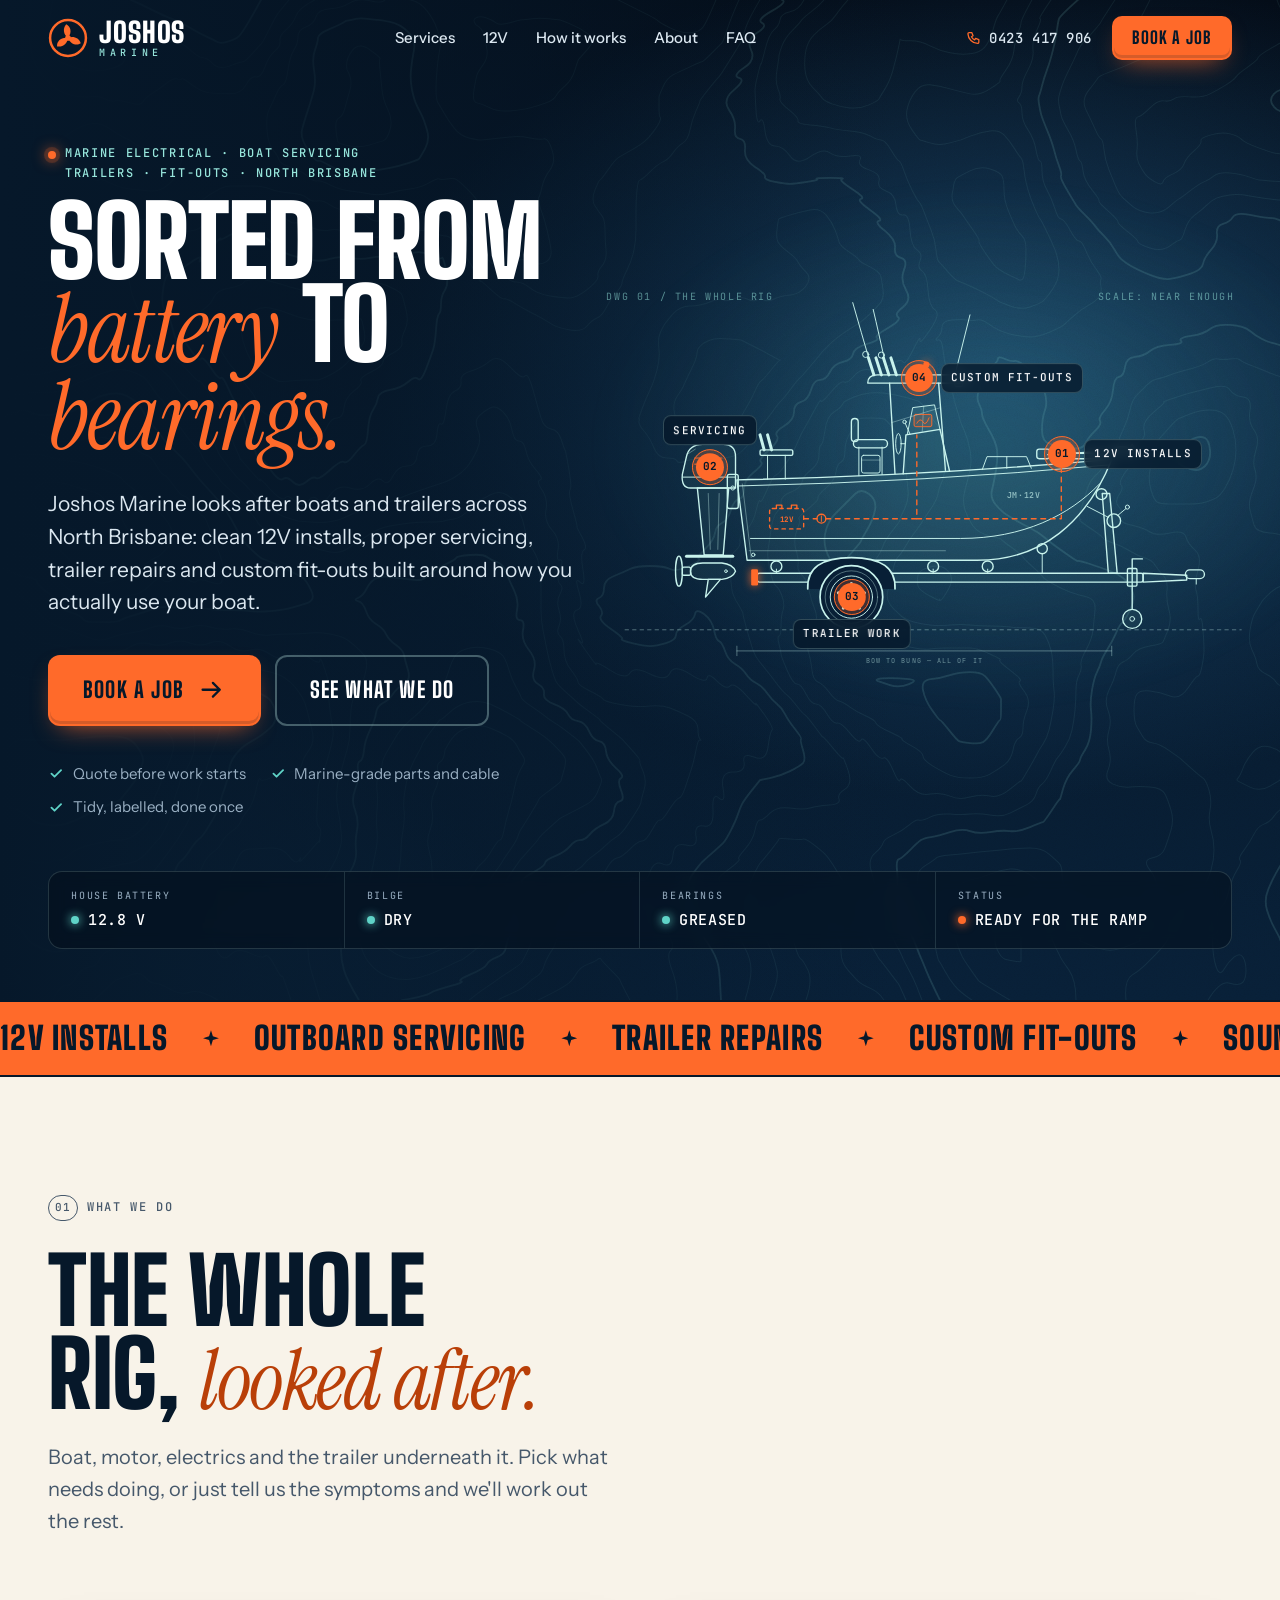
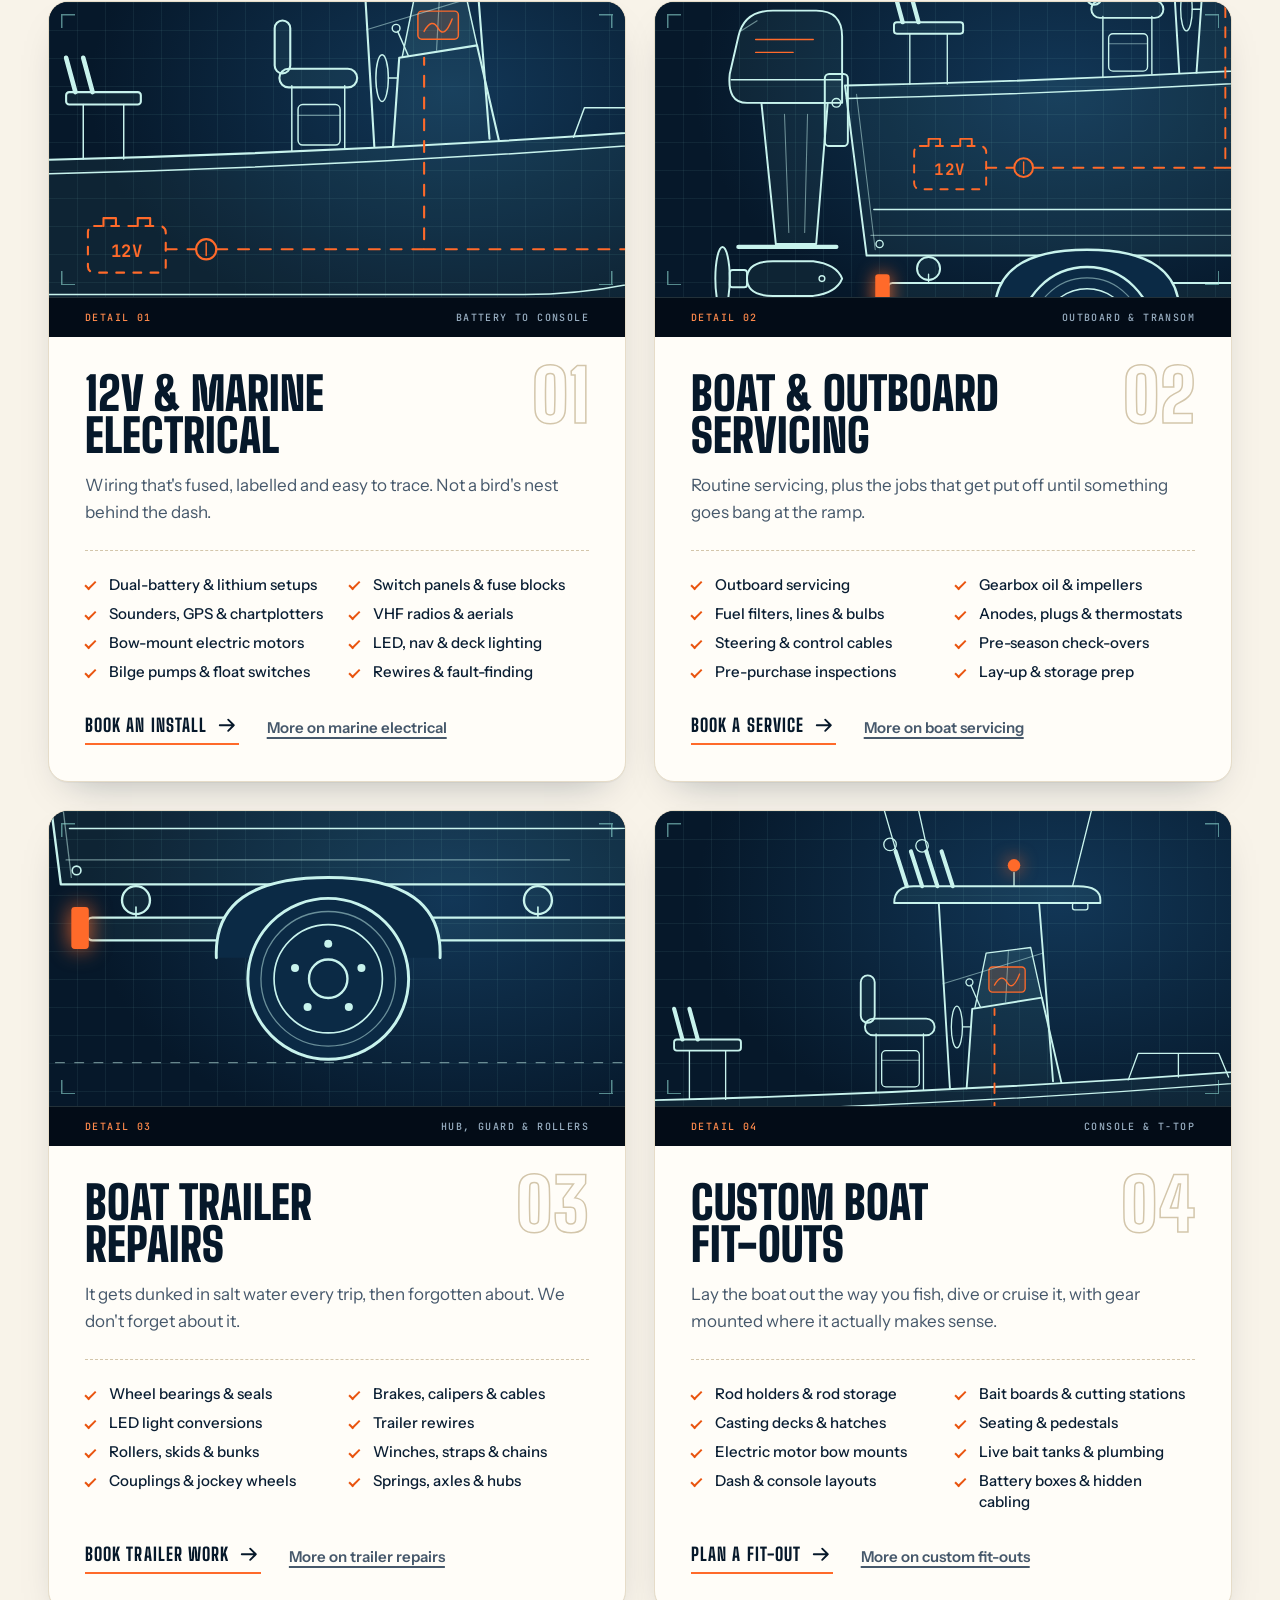
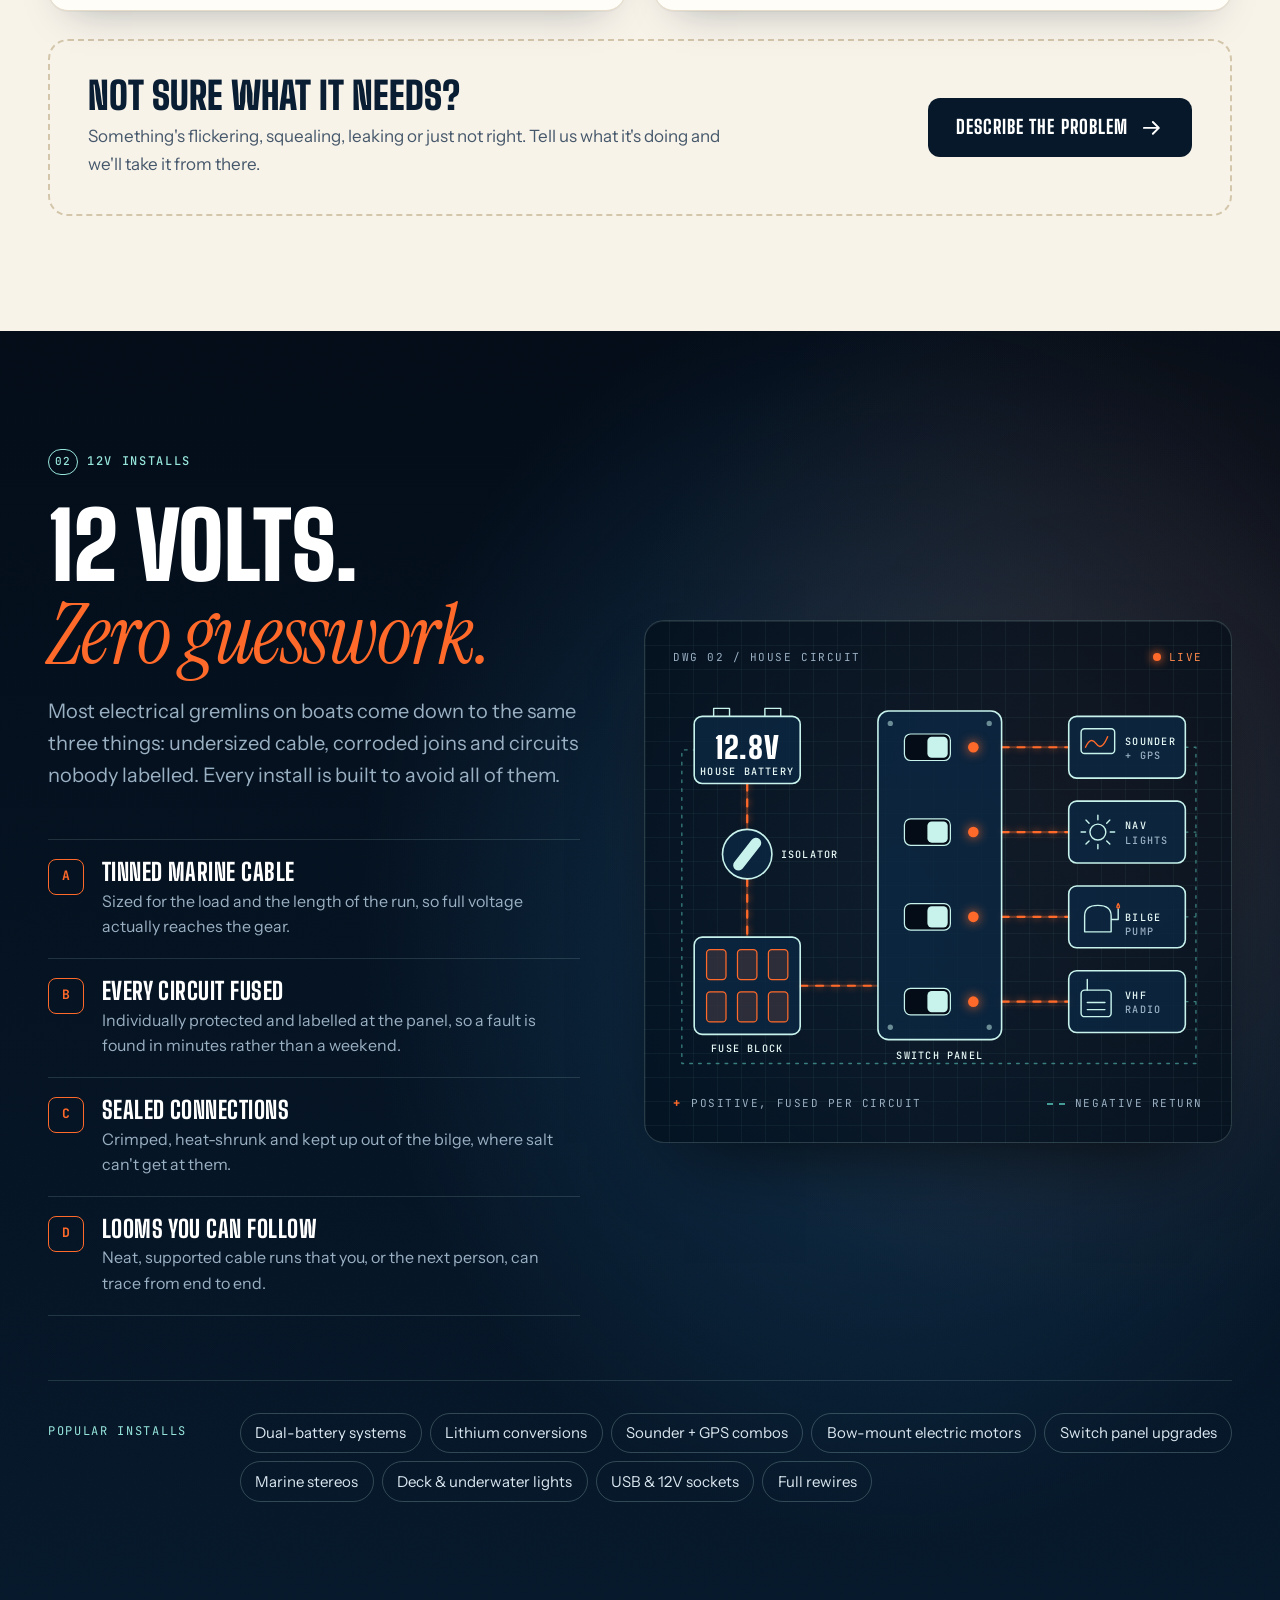
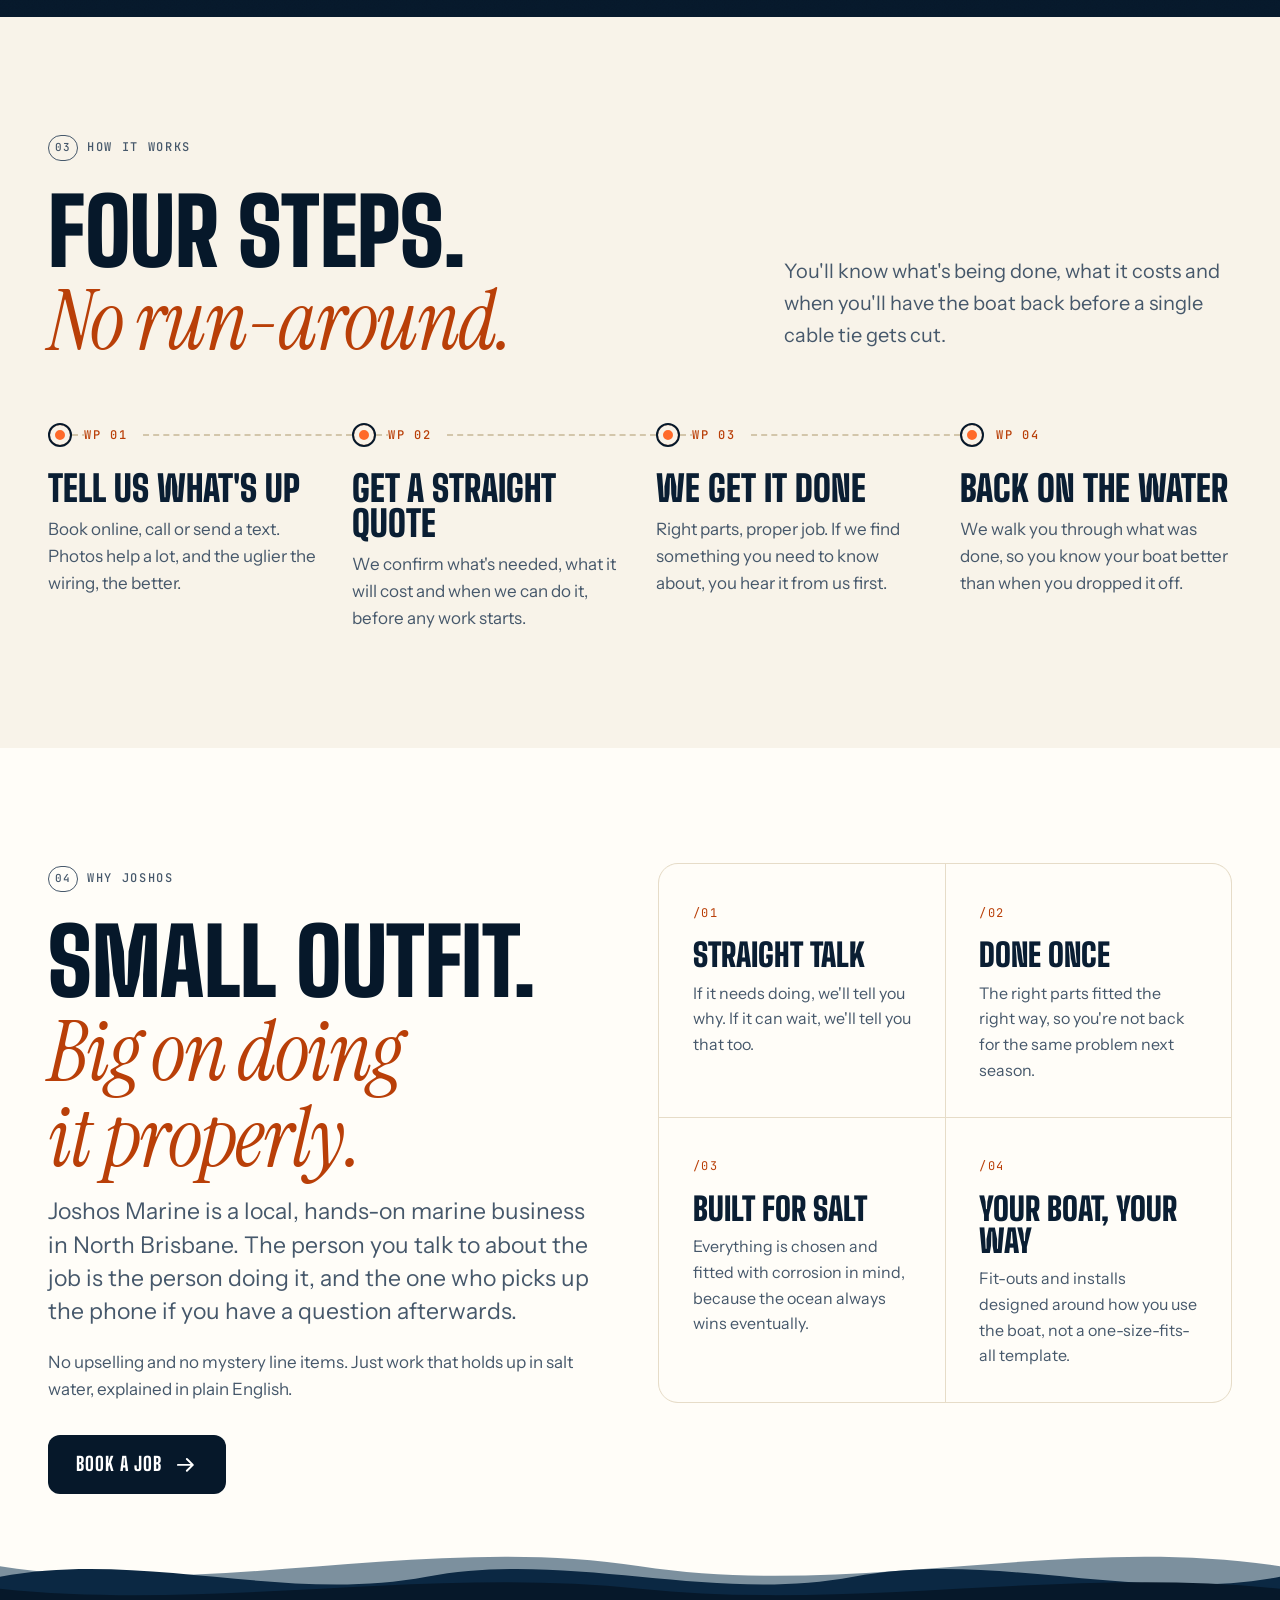
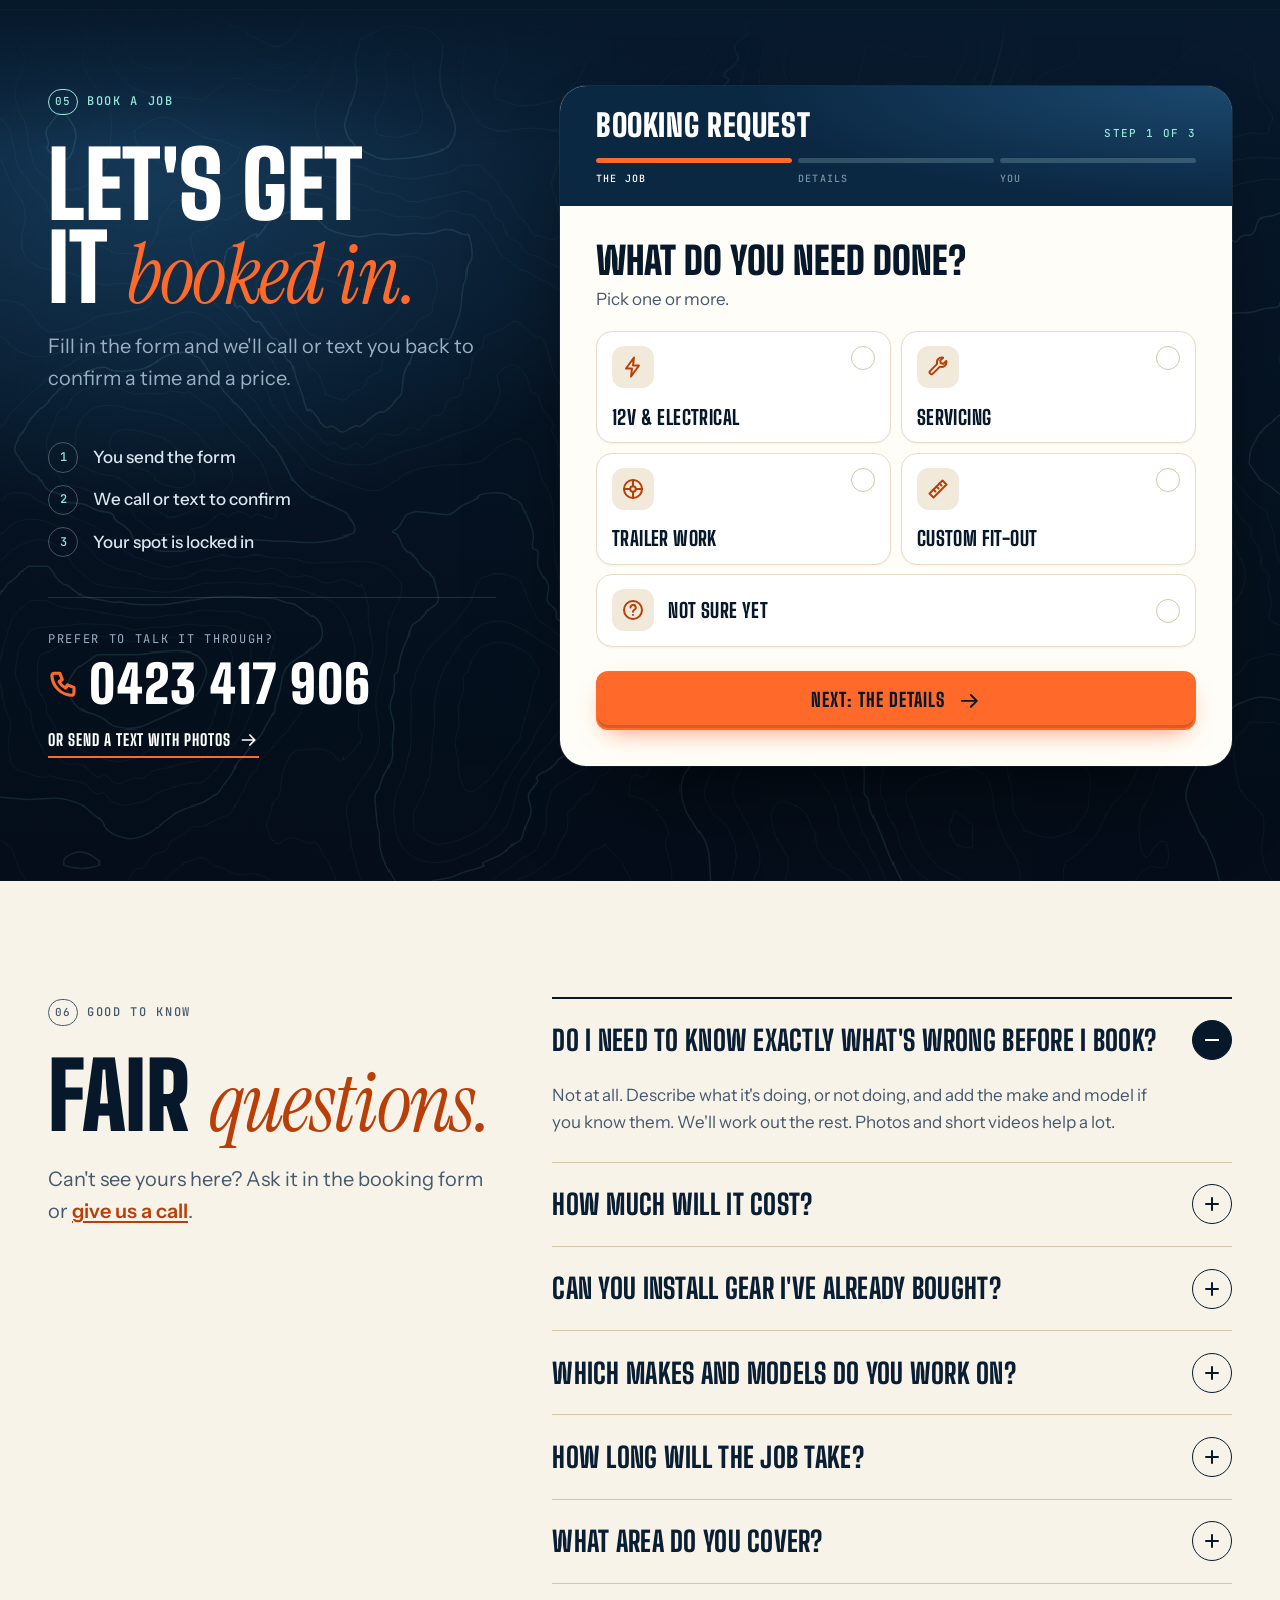
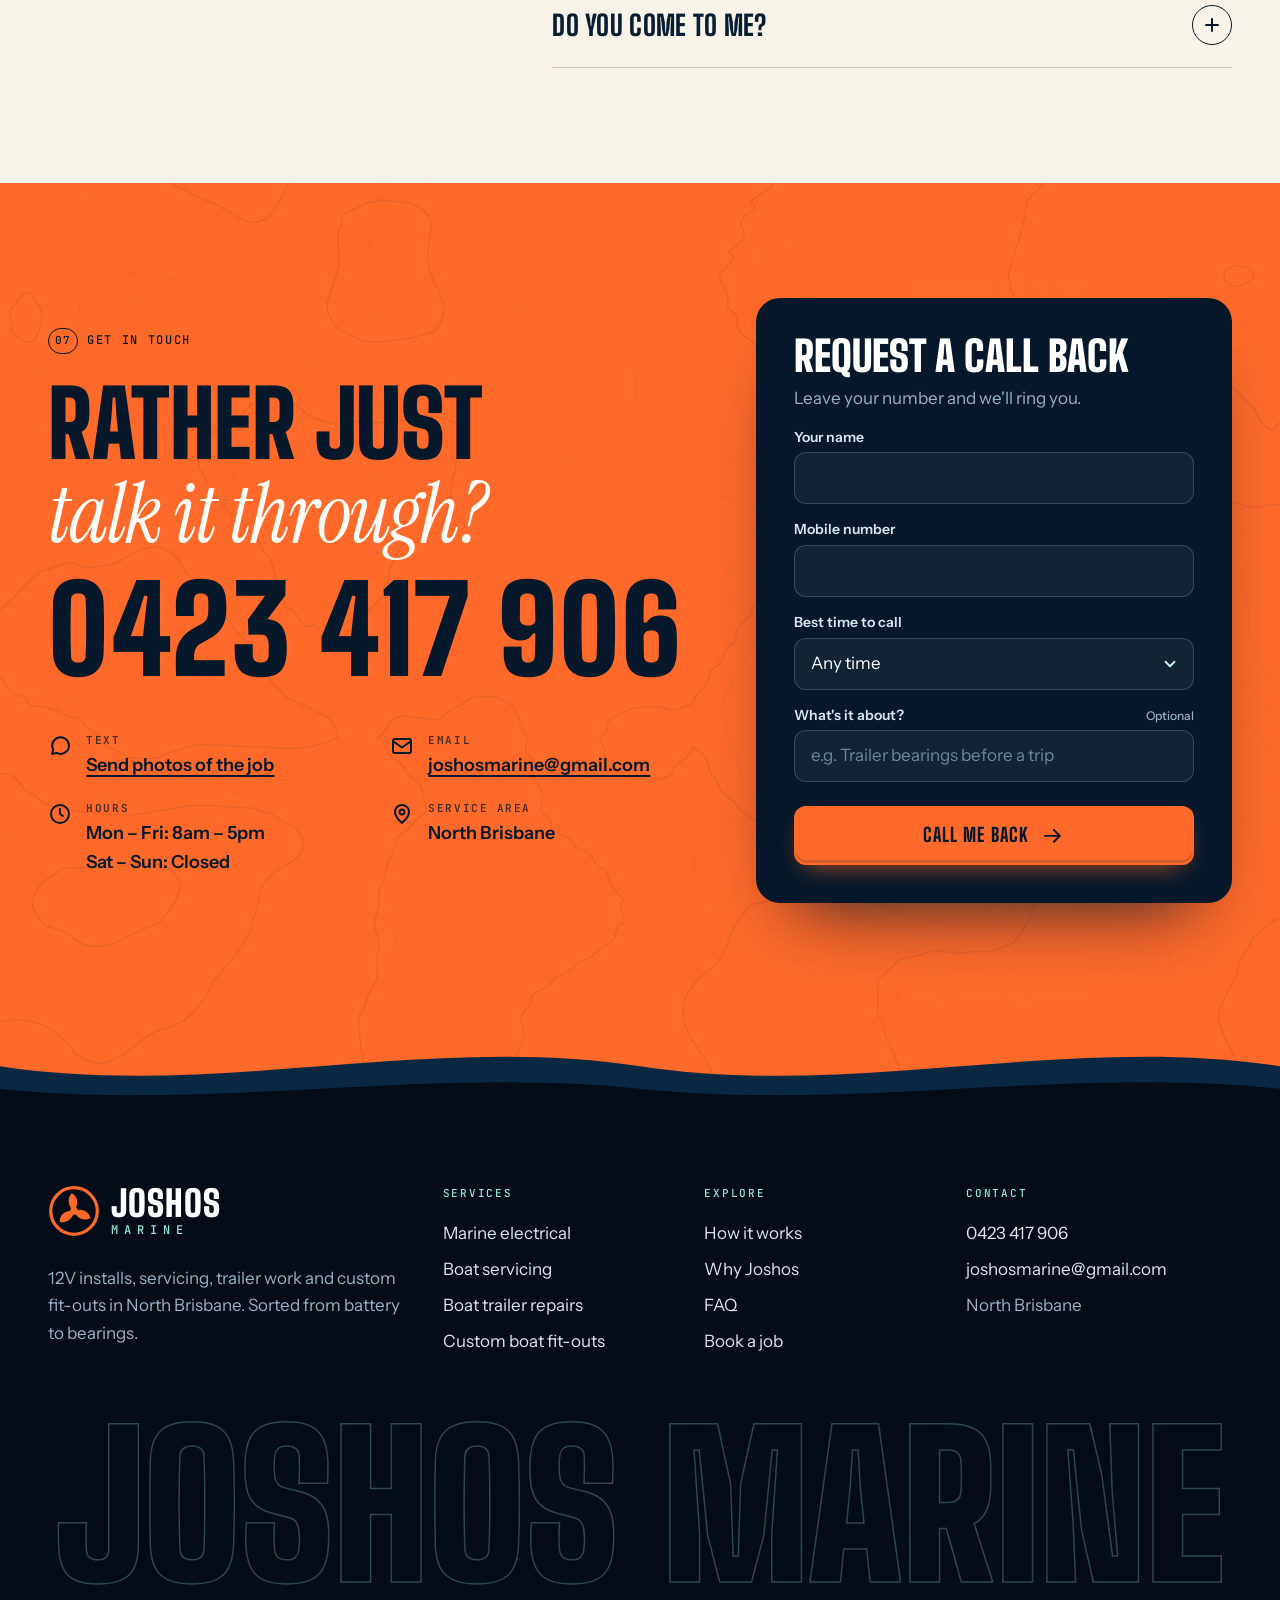
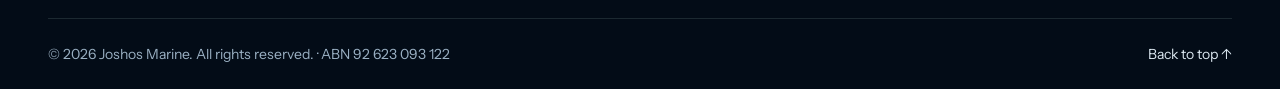
<file: index.html>
<!doctype html>
<html lang="en-AU">
<head>
  <meta charset="utf-8">
  <meta name="viewport" content="width=device-width, initial-scale=1, viewport-fit=cover">
  <title>Joshos Marine | North Brisbane boat electrical, servicing &amp; trailers</title>
  <meta name="description" content="Joshos Marine, North Brisbane: 12V marine electrical, boat and outboard servicing, boat trailer repairs and custom fit-outs. Call 0423 417 906 or book online.">
  <meta name="robots" content="index, follow, max-image-preview:large">
  <meta name="geo.region" content="AU-QLD">
  <meta name="geo.placename" content="North Brisbane">
  <meta name="theme-color" content="#06182a">
  <meta name="format-detection" content="telephone=no">
  <script>
    // Visitors who arrive on the insecure http:// address are moved to https://,
    // but only once the secure address has answered, so nobody is ever sent to a
    // browser warning. (Turning on "Enforce HTTPS" in GitHub Pages does the same
    // job on the server; with that on, this never runs.)
    if (location.protocol === 'http:' && /(^|\.)joshosmarine\.com\.au$/.test(location.hostname) && window.fetch) {
      fetch('https://' + location.host + '/robots.txt', { mode: 'no-cors', cache: 'no-store' })
        .then(function () { location.replace('https://' + location.host + location.pathname + location.search + location.hash); })
        .catch(function () {});
    }
  </script>
  <link rel="canonical" href="https://joshosmarine.com.au/">

  <meta property="og:type" content="website">
  <meta property="og:site_name" content="Joshos Marine">
  <meta property="og:title" content="Joshos Marine, North Brisbane — sorted from battery to bearings">
  <meta property="og:description" content="12V marine electrical, boat and outboard servicing, boat trailer repairs and custom fit-outs in North Brisbane. Call or book online.">
  <meta property="og:url" content="https://joshosmarine.com.au/">
  <meta property="og:image" content="https://joshosmarine.com.au/assets/img/og-image.jpg">
  <meta property="og:image:width" content="1200">
  <meta property="og:image:height" content="630">
  <meta property="og:image:alt" content="Joshos Marine: 12V installs, servicing, trailer work and custom fit-outs">
  <meta property="og:locale" content="en_AU">
  <meta name="twitter:card" content="summary_large_image">

  <!-- The business described for search engines. js/main.js refreshes the
       contact details in here from js/config.js, so that file stays the one
       place to edit; this copy is what a crawler sees before scripts run. -->
  <script type="application/ld+json" id="site-data">
  {
    "@context": "https://schema.org",
    "@graph": [
      {
        "@type": "WebSite",
        "@id": "https://joshosmarine.com.au/#website",
        "url": "https://joshosmarine.com.au/",
        "name": "Joshos Marine",
        "inLanguage": "en-AU",
        "publisher": {
          "@id": "https://joshosmarine.com.au/#business"
        }
      },
      {
        "@type": "LocalBusiness",
        "@id": "https://joshosmarine.com.au/#business",
        "name": "Joshos Marine",
        "description": "12V marine electrical, boat and outboard servicing, boat trailer repairs and custom fit-outs in North Brisbane.",
        "url": "https://joshosmarine.com.au/",
        "image": "https://joshosmarine.com.au/assets/img/og-image.jpg",
        "logo": "https://joshosmarine.com.au/assets/img/icon-512.png",
        "telephone": "+61423417906",
        "email": "joshosmarine@gmail.com",
        "taxID": "92623093122",
        "openingHours": [
          "Mo-Fr 08:00-17:00"
        ],
        "areaServed": "North Brisbane",
        "address": {
          "@type": "PostalAddress",
          "addressRegion": "QLD",
          "addressCountry": "AU"
        },
        "makesOffer": [
          {
            "@type": "Offer",
            "itemOffered": {
              "@type": "Service",
              "name": "12V & marine electrical"
            }
          },
          {
            "@type": "Offer",
            "itemOffered": {
              "@type": "Service",
              "name": "Boat & outboard servicing"
            }
          },
          {
            "@type": "Offer",
            "itemOffered": {
              "@type": "Service",
              "name": "Boat trailer repairs"
            }
          },
          {
            "@type": "Offer",
            "itemOffered": {
              "@type": "Service",
              "name": "Custom boat fit-outs"
            }
          }
        ]
      }
    ]
  }
  </script>

  <link rel="icon" href="assets/img/favicon.svg" type="image/svg+xml">
  <link rel="apple-touch-icon" href="assets/img/apple-touch-icon.png">
  <link rel="manifest" href="site.webmanifest">

  <link rel="preload" href="assets/fonts/big-shoulders-display-latin-wght-normal.woff2" as="font" type="font/woff2" crossorigin>
  <link rel="preload" href="assets/fonts/instrument-sans-latin-wght-normal.woff2" as="font" type="font/woff2" crossorigin>
  <link rel="stylesheet" href="css/styles.css">

  <script>
    // Enables scroll animations only when JavaScript is running; if the main
    // script never arrives, the fallback below makes sure nothing stays hidden.
    document.documentElement.classList.add('js');
    setTimeout(function () { if (!window.__jmReady) document.documentElement.classList.remove('js'); }, 3000);
  </script>
  <script src="js/config.js" defer></script>
  <script src="js/main.js" defer></script>
</head>
<body>
  <a class="skip-link" href="#main">Skip to content</a>

  <!-- ====================================================================
       Shared SVG: icons + the rig drawing reused across the page
       ==================================================================== -->
  <svg class="svg-defs" width="0" height="0" aria-hidden="true" focusable="false">
    <defs>
      <symbol id="i-arrow" viewBox="0 0 24 24"><path d="M4 12h15M13 6l6 6-6 6"/></symbol>
      <symbol id="i-phone" viewBox="0 0 24 24"><path d="M5 4h4l2 5-2.5 1.5a11 11 0 0 0 5 5L15 13l5 2v4a2 2 0 0 1-2 2A16 16 0 0 1 3 6a2 2 0 0 1 2-2z"/></symbol>
      <symbol id="i-chat" viewBox="0 0 24 24"><path d="M21 11.5a8.4 8.4 0 0 1-12.3 7.4L4 20l1.2-4.4A8.4 8.4 0 1 1 21 11.5z"/></symbol>
      <symbol id="i-mail" viewBox="0 0 24 24"><rect x="3" y="5" width="18" height="14" rx="2"/><path d="m3.5 7.5 8.5 6 8.5-6"/></symbol>
      <symbol id="i-clock" viewBox="0 0 24 24"><circle cx="12" cy="12" r="9"/><path d="M12 7v5l3 2"/></symbol>
      <symbol id="i-pin" viewBox="0 0 24 24"><path d="M12 21s7-6.2 7-11a7 7 0 1 0-14 0c0 4.8 7 11 7 11z"/><circle cx="12" cy="10" r="2.5"/></symbol>
      <symbol id="i-check" viewBox="0 0 24 24"><path d="m5 12.5 4.5 4.5L19 7.5"/></symbol>
      <symbol id="i-calendar" viewBox="0 0 24 24"><rect x="3" y="5" width="18" height="16" rx="2"/><path d="M3 10h18M8 3v4M16 3v4"/></symbol>
      <symbol id="i-bolt" viewBox="0 0 24 24"><path d="M13 2.5 5 13.5h6l-1 8 8-11h-6l1-8z"/></symbol>
      <symbol id="i-spanner" viewBox="0 0 24 24"><path d="M20.5 7.2a4.8 4.8 0 0 1-6.6 4.4l-7 7a1.9 1.9 0 0 1-2.7-2.7l7-7a4.8 4.8 0 0 1 5.9-6.2l-2.9 2.9.6 2.6 2.6.6 2.9-2.9c.1.4.2.8.2 1.3z"/></symbol>
      <symbol id="i-wheel" viewBox="0 0 24 24"><circle cx="12" cy="12" r="9"/><circle cx="12" cy="12" r="2.8"/><path d="M12 3v6.2M12 14.8V21M3 12h6.2M14.8 12H21"/></symbol>
      <symbol id="i-ruler" viewBox="0 0 24 24"><path d="M3.5 16.5 16.5 3.5l4 4-13 13z"/><path d="m7.5 12.5 2 2M10.5 9.5l2 2M13.5 6.5l2 2"/></symbol>
      <symbol id="i-help" viewBox="0 0 24 24"><circle cx="12" cy="12" r="9"/><path d="M9.5 9.5a2.6 2.6 0 1 1 3.8 2.3c-.8.4-1.3 1-1.3 1.9M12 17v.1"/></symbol>
      <symbol id="i-facebook" viewBox="0 0 24 24"><path d="M14 8.5V7c0-.9.4-1.5 1.6-1.5H17V3h-2.3C12.3 3 11 4.6 11 6.8v1.7H9V11h2v10h3V11h2.5l.5-2.5H14z"/></symbol>
      <symbol id="i-instagram" viewBox="0 0 24 24"><rect x="3.5" y="3.5" width="17" height="17" rx="5"/><circle cx="12" cy="12" r="4"/><circle cx="17" cy="7" r=".6"/></symbol>

      <!-- Brand mark: a three-blade prop inside a ring -->
      <symbol id="mark" viewBox="0 0 48 48">
        <circle cx="24" cy="24" r="21.5" fill="none" stroke="currentColor" stroke-width="3"/>
        <g fill="currentColor">
          <path id="blade" d="M24 24c-5.6-4.2-6.6-11.4-2.2-16.4 5.4 2.4 7.4 9.8 2.2 16.4z"/>
          <use href="#blade" transform="rotate(120 24 24)"/>
          <use href="#blade" transform="rotate(240 24 24)"/>
          <circle cx="24" cy="24" r="3.4"/>
        </g>
      </symbol>

      <!-- The rig: boat, outboard and trailer. Drawn once at 960 x 560 and
           referenced by the hero and by each service card as a cropped detail. -->
      <g id="rig">
        <!-- ground + measure -->
        <path class="rg rg--faint rg--dash" d="M28 500H932"/>
        <path class="rg rg--faint" d="M192 524v14M742 524v14M192 531h550"/>
        <text class="rg-text" x="467" y="549" text-anchor="middle">BOW TO BUNG — ALL OF IT</text>

        <!-- boat: hull -->
        <path class="rg rg--body" d="M192 280 207 398H540c100 2 166-58 202-148Q470 274 192 280z"/>
        <path class="rg rg--thin" d="M193 289Q470 283 739 258"/>
        <path class="rg rg--thin" d="M212 366H520c92 0 160-34 204-80"/>
        <path class="rg rg--faint" d="M210 384H498"/>
        <path class="rg rg--faint" d="M200 286l13 108"/>
        <circle class="rg rg--thin" cx="216" cy="390" r="2.5"/>
        <text class="rg-text rg-text--rego" x="588" y="306">JM·12V</text>

        <!-- boat: bow fittings + stowed electric motor -->
        <path class="rg rg--thin" d="M552 265l7-19h58l7 17M588 246v17"/>
        <path class="rg rg--thin" d="M716 250h14M720 250v-5M726 250v-5"/>
        <rect class="rg rg--body" x="684" y="241" width="34" height="8" rx="2"/>
        <path class="rg" d="M648 243 752 237"/>
        <rect class="rg rg--body" x="632" y="235" width="19" height="14" rx="3.5"/>
        <ellipse class="rg rg--body" cx="757" cy="237" rx="13" ry="5.5"/>
        <ellipse class="rg rg--thin" cx="772" cy="237" rx="2.5" ry="9"/>

        <!-- boat: console, screen, wheel, throttle -->
        <path class="rg rg--body" d="M436 271l4-57 50-8 14 61"/>
        <path class="rg rg--glass" d="M490 206l-8-36-32 4-8 39"/>
        <path class="rg rg--faint" d="M466 172l-2 37"/>
        <rect class="rg rg--screen" x="452" y="184" width="26" height="18" rx="2.5"/>
        <path class="rg rg--hot rg--thin" d="M456 197q5-9 9-2t9-6"/>
        <ellipse class="rg rg--thin" cx="429" cy="227" rx="4" ry="15"/>
        <path class="rg rg--thin" d="M433 227h6M446 213l-7-16"/>
        <circle class="rg rg--thin" cx="438" cy="195" r="2.5"/>

        <!-- boat: leaning post + esky -->
        <path class="rg rg--thin" d="M371 274v-42M405 272v-40"/>
        <rect class="rg rg--body" x="363" y="221" width="50" height="12" rx="6"/>
        <rect class="rg rg--body" x="360" y="190" width="10" height="34" rx="5"/>
        <rect class="rg rg--thin" x="375" y="244" width="27" height="26" rx="3"/>
        <path class="rg rg--faint" d="M375 251h27"/>

        <!-- boat: T-top, rocket launchers, rods, aerial, light -->
        <path class="rg" d="M424 271l-8-133M498 266l-10-128"/>
        <path class="rg rg--faint" d="M419 196l72-22"/>
        <path class="rg rg--body" d="M384 138q0-12 14-12h118q16 0 16 10v2z"/>
        <path class="rg rg--tube" d="M393 126l-8-25M404 126l-8-25M415 126l-8-25M426 126l-8-25"/>
        <path class="rg rg--thin" d="M388 110Q374 62 362 20M410 110q-10-46-18-80"/>
        <circle class="rg rg--thin" cx="381" cy="96" r="4.5"/>
        <circle class="rg rg--thin" cx="404" cy="97" r="4.5"/>
        <path class="rg rg--thin" d="M512 126l22-88M470 126v-10"/>
        <circle class="rg rg--lamp" cx="470" cy="111" r="4.5"/>
        <rect class="rg rg--thin" x="512" y="138" width="11" height="5" rx="1.5"/>

        <!-- boat: bait board + rod holders at the stern -->
        <path class="rg rg--thin" d="M237 279v-35M263 279v-35"/>
        <rect class="rg rg--body" x="226" y="236" width="48" height="8" rx="2"/>
        <path class="rg rg--tube" d="M232 236l-6-22M243 236l-6-22"/>

        <!-- 12V: battery, isolator and live cable runs (seen "through" the hull) -->
        <rect class="rg rg--hot rg--dash" x="240" y="322" width="50" height="30" rx="4"/>
        <path class="rg rg--hot" d="M250 322v-5h8v5M272 322v-5h8v5"/>
        <text class="rg-text rg-text--hot" x="265" y="342" text-anchor="middle">12V</text>
        <circle class="rg rg--hot" cx="316" cy="337" r="6.5"/>
        <path class="rg rg--hot rg--thin" d="M316 333v8"/>
        <path class="rg rg--hot rg--flow" d="M290 337h19.5M322.5 337H456V214"/>
        <path class="rg rg--hot rg--flow" d="M456 337h212v-88"/>

        <!-- outboard -->
        <rect class="rg rg--body" x="178" y="272" width="16" height="50" rx="3"/>
        <circle class="rg rg--thin" cx="186" cy="292" r="3"/>
        <path class="rg rg--body" d="M124 292q-14 0-12-20l6-26q4-18 24-18h30q18 0 18 18v46z"/>
        <path class="rg rg--thin" d="M113 276h77"/>
        <path class="rg rg--hot rg--thin" d="M130 248h40M130 257h26"/>
        <path class="rg rg--faint" d="M120 242l11-7"/>
        <path class="rg rg--body" d="M134 292h46l-8 98h-28z"/>
        <path class="rg rg--faint" d="M150 300l3 82M166 300l-2 82"/>
        <path class="rg rg--tube" d="M118 392h68"/>
        <path class="rg rg--body" d="M124 414q0-12 18-12h28q16 2 20 12-4 10-20 12h-28q-18 0-18-12z"/>
        <rect class="rg rg--body" x="112" y="408" width="12" height="12" rx="2"/>
        <ellipse class="rg rg--body" cx="107" cy="414" rx="5" ry="22"/>
        <path class="rg rg--body" d="M150 426l-4 26 22-26z"/>
        <circle class="rg rg--thin" cx="176" cy="414" r="2"/>

        <!-- trailer: frame, drawbar, coupling -->
        <rect class="rg rg--body" x="222" y="417" width="566" height="13" rx="3"/>
        <path class="rg rg--body" d="M788 417l64 3v7l-64 3z"/>
        <rect class="rg rg--body" x="850" y="412" width="28" height="13" rx="6.5"/>
        <path class="rg rg--thin" d="M866 425v8"/>
        <rect class="rg rg--lamp" x="213" y="411" width="10" height="24" rx="2"/>
        <!-- trailer: rollers -->
        <path class="rg rg--thin" d="M250 417v-6M480 417v-6M560 417v-6M640 417v-29"/>
        <circle class="rg rg--body" cx="250" cy="407" r="8"/>
        <circle class="rg rg--body" cx="480" cy="407" r="8"/>
        <circle class="rg rg--body" cx="560" cy="407" r="8"/>
        <circle class="rg rg--body" cx="640" cy="381" r="7.5"/>
        <!-- trailer: winch post, winch, bow roller, strap -->
        <path class="rg rg--body" d="M737 417l-9-117h11l11 117z"/>
        <circle class="rg rg--body" cx="727" cy="301" r="8"/>
        <circle class="rg rg--body" cx="745" cy="340" r="10"/>
        <path class="rg rg--thin" d="M751 332l12-10M737 335l-31-16"/>
        <circle class="rg rg--thin" cx="765" cy="320" r="3"/>
        <!-- trailer: jockey wheel -->
        <path class="rg" d="M772 396v74M772 396h15"/>
        <rect class="rg rg--body" x="765" y="410" width="14" height="26" rx="2"/>
        <circle class="rg rg--body" cx="772" cy="484" r="14"/>
        <circle class="rg rg--thin" cx="772" cy="484" r="3.5"/>
        <!-- trailer: mudguard, tyre, rim, hub -->
        <path class="rg rg--solid" d="M296 440q-2-46 64-46t64 46"/>
        <circle class="rg rg--solid" cx="360" cy="452" r="46"/>
        <circle class="rg rg--thin" cx="360" cy="452" r="31"/>
        <circle class="rg rg--faint" cx="360" cy="452" r="38.5"/>
        <circle class="rg rg--hub" cx="360" cy="452" r="11"/>
        <g class="rg rg--lug">
          <circle cx="360" cy="432" r="2.3"/><circle cx="379" cy="445.8" r="2.3"/><circle cx="371.8" cy="468.2" r="2.3"/><circle cx="348.2" cy="468.2" r="2.3"/><circle cx="341" cy="445.8" r="2.3"/>
        </g>
      </g>
    </defs>
  </svg>

  <!-- ====================================================================
       Header
       ==================================================================== -->
  <header class="site-header" data-header>
    <div class="container site-header__inner">
      <a class="brand" href="#top" aria-label="Joshos Marine — back to top">
        <svg class="brand__mark" aria-hidden="true"><use href="#mark"/></svg>
        <span class="brand__text">
          <span class="brand__name">Joshos</span>
          <span class="brand__sub">Marine</span>
        </span>
      </a>

      <nav class="nav" aria-label="Primary">
        <ul>
          <li><a href="#services">Services</a></li>
          <li><a href="#electrical">12V</a></li>
          <li><a href="#process">How it works</a></li>
          <li><a href="#about">About</a></li>
          <li><a href="#faq">FAQ</a></li>
        </ul>
      </nav>

      <div class="site-header__actions">
        <a class="header-phone" href="tel:+61423417906" data-tel>
          <svg class="icon" aria-hidden="true"><use href="#i-phone"/></svg>
          <span data-phone>0423 417 906</span>
        </a>
        <a class="header-call" href="tel:+61423417906" data-tel aria-label="Call Joshos Marine">
          <svg class="icon" aria-hidden="true"><use href="#i-phone"/></svg>
        </a>
        <a class="btn btn--primary btn--sm header-book" href="#booking">Book a job</a>
        <button class="nav-toggle" type="button" aria-expanded="false" aria-controls="mobile-menu" data-nav-toggle>
          <span class="nav-toggle__bars" aria-hidden="true"><span></span><span></span><span></span></span>
          <span class="visually-hidden" data-nav-toggle-label>Open menu</span>
        </button>
      </div>
    </div>
  </header>

  <div class="mobile-menu" id="mobile-menu" data-mobile-menu hidden>
    <nav class="mobile-menu__nav" aria-label="Mobile">
      <ul>
        <li><a href="#services"><span>01</span>Services</a></li>
        <li><a href="#electrical"><span>02</span>12V installs</a></li>
        <li><a href="#process"><span>03</span>How it works</a></li>
        <li><a href="#about"><span>04</span>About</a></li>
        <li><a href="#faq"><span>05</span>FAQ</a></li>
        <li><a href="#contact"><span>06</span>Contact</a></li>
      </ul>
    </nav>
    <div class="mobile-menu__foot">
      <a class="btn btn--primary btn--block" href="#booking">Book a job <svg class="icon" aria-hidden="true"><use href="#i-arrow"/></svg></a>
      <a class="btn btn--ghost btn--block" href="tel:+61423417906" data-tel>
        <svg class="icon" aria-hidden="true"><use href="#i-phone"/></svg>
        <span data-phone>0423 417 906</span>
      </a>
    </div>
  </div>

  <main id="main">

    <!-- ==================================================================
         Hero
         ================================================================== -->
    <section class="hero" id="top">
      <div class="hero__bg" aria-hidden="true">
        <div class="contours"></div>
        <div class="hero__glow"></div>
        <div class="grain"></div>
      </div>

      <div class="container hero__grid">
        <div class="hero__copy">
          <!-- The main heading is the line that says what the business does;
               the big slogan underneath is styled as the headline. -->
          <h1 class="eyebrow eyebrow--light hero__what" data-reveal>
            <span class="eyebrow__led"></span>
            <span>
              <span class="hero__what-line">Marine electrical · Boat servicing</span>
              <span class="hero__what-line">Trailers · Fit-outs · North Brisbane</span>
            </span>
          </h1>

          <p class="hero__title">
            <span class="hero__line" data-reveal style="--d:.05s">Sorted from</span>
            <span class="hero__line" data-reveal style="--d:.13s"><em>battery</em> to</span>
            <span class="hero__line" data-reveal style="--d:.21s"><em>bearings.</em></span>
          </p>

          <p class="hero__lede" data-reveal style="--d:.3s">
            Joshos Marine looks after boats and trailers across North Brisbane: clean 12V installs,
            proper servicing, trailer repairs and custom fit-outs built around how you actually use your boat.
          </p>

          <div class="hero__cta" data-reveal style="--d:.38s">
            <a class="btn btn--primary btn--lg" href="#booking">
              Book a job
              <svg class="icon" aria-hidden="true"><use href="#i-arrow"/></svg>
            </a>
            <a class="btn btn--ghost btn--lg hero__call" href="tel:+61423417906" data-tel>
              <svg class="icon" aria-hidden="true"><use href="#i-phone"/></svg>
              <span>Call <span data-phone>0423 417 906</span></span>
            </a>
            <a class="btn btn--ghost btn--lg hero__see" href="#services">See what we do</a>
          </div>

          <ul class="hero__points" data-reveal style="--d:.46s">
            <li><svg class="icon" aria-hidden="true"><use href="#i-check"/></svg>Quote before work starts</li>
            <li><svg class="icon" aria-hidden="true"><use href="#i-check"/></svg>Marine-grade parts and cable</li>
            <li><svg class="icon" aria-hidden="true"><use href="#i-check"/></svg>Tidy, labelled, done once</li>
          </ul>
        </div>

        <div class="hero__art" data-reveal style="--d:.2s">
          <div class="rig-view">
            <span class="rig-view__label rig-view__label--tl" aria-hidden="true">DWG 01 / The whole rig</span>
            <span class="rig-view__label rig-view__label--tr" aria-hidden="true">Scale: near enough</span>

            <svg class="rig-svg" viewBox="0 0 960 560" role="img" aria-labelledby="rig-title">
              <title id="rig-title">Line drawing of a centre console boat with an outboard, sitting on its trailer</title>
              <use href="#rig"/>
            </svg>

            <a class="pin" href="#service-electrical" style="--x:69.6%;--y:43.2%" data-pin="right">
              <span class="pin__dot">01</span><span class="pin__label">12V installs</span>
            </a>
            <a class="pin" href="#service-servicing" style="--x:15.8%;--y:46.8%" data-pin="above">
              <span class="pin__dot">02</span><span class="pin__label">Servicing</span>
            </a>
            <a class="pin" href="#service-trailer" style="--x:37.5%;--y:80.7%" data-pin="below">
              <span class="pin__dot">03</span><span class="pin__label">Trailer work</span>
            </a>
            <a class="pin" href="#service-fitouts" style="--x:47.7%;--y:23.4%" data-pin="right">
              <span class="pin__dot">04</span><span class="pin__label">Custom fit-outs</span>
            </a>
          </div>
        </div>
      </div>

      <div class="container">
        <dl class="readout" aria-hidden="true" data-reveal style="--d:.5s">
          <div class="readout__cell"><dt>House battery</dt><dd><span class="led led--on"></span>12.8 V</dd></div>
          <div class="readout__cell"><dt>Bilge</dt><dd><span class="led led--on"></span>Dry</dd></div>
          <div class="readout__cell"><dt>Bearings</dt><dd><span class="led led--on"></span>Greased</dd></div>
          <div class="readout__cell"><dt>Status</dt><dd><span class="led led--go"></span>Ready for the ramp</dd></div>
        </dl>
      </div>
    </section>

    <!-- ==================================================================
         Ticker
         ================================================================== -->
    <div class="ticker" aria-hidden="true">
      <div class="ticker__track">
        <ul>
          <li>12V installs</li><li>Outboard servicing</li><li>Trailer repairs</li><li>Custom fit-outs</li>
          <li>Sounders &amp; GPS</li><li>Lithium upgrades</li><li>Bearings &amp; brakes</li><li>Rewires</li>
          <li>Electric motors</li><li>LED lighting</li>
        </ul>
        <ul>
          <li>12V installs</li><li>Outboard servicing</li><li>Trailer repairs</li><li>Custom fit-outs</li>
          <li>Sounders &amp; GPS</li><li>Lithium upgrades</li><li>Bearings &amp; brakes</li><li>Rewires</li>
          <li>Electric motors</li><li>LED lighting</li>
        </ul>
      </div>
    </div>

    <!-- ==================================================================
         Services
         ================================================================== -->
    <section class="section section--sand" id="services">
      <div class="container">
        <header class="section-head">
          <p class="eyebrow" data-reveal><span class="eyebrow__num">01</span>What we do</p>
          <h2 class="display" data-reveal>The whole rig, <em>looked after.</em></h2>
          <p class="section-head__lede" data-reveal>
            Boat, motor, electrics and the trailer underneath it. Pick what needs doing, or just tell us
            the symptoms and we'll work out the rest.
          </p>
        </header>

        <div class="svc-grid">
          <article class="svc" id="service-electrical" data-reveal>
            <div class="svc__art" aria-hidden="true">
              <div class="svc__view"><svg viewBox="215 178 370 190" preserveAspectRatio="xMidYMid slice"><use href="#rig"/></svg></div>
              <p class="svc__tag"><b>Detail 01</b><span>Battery to console</span></p>
            </div>
            <div class="svc__body">
              <p class="svc__num">01</p>
              <h3 class="svc__title"><a href="marine-electrical/">12V &amp; marine electrical</a></h3>
              <p class="svc__lede">Wiring that's fused, labelled and easy to trace. Not a bird's nest behind the dash.</p>
              <ul class="ticks">
                <li>Dual-battery &amp; lithium setups</li>
                <li>Switch panels &amp; fuse blocks</li>
                <li>Sounders, GPS &amp; chartplotters</li>
                <li>VHF radios &amp; aerials</li>
                <li>Bow-mount electric motors</li>
                <li>LED, nav &amp; deck lighting</li>
                <li>Bilge pumps &amp; float switches</li>
                <li>Rewires &amp; fault-finding</li>
              </ul>
              <div class="svc__links">
                <a class="link-arrow" href="#booking" data-book="12V &amp; electrical">Book an install <svg class="icon" aria-hidden="true"><use href="#i-arrow"/></svg></a>
                <a class="svc__more" href="marine-electrical/">More on marine electrical</a>
              </div>
            </div>
          </article>

          <article class="svc" id="service-servicing" data-reveal style="--d:.08s">
            <div class="svc__art" aria-hidden="true">
              <div class="svc__view"><svg viewBox="60 222 400 205" preserveAspectRatio="xMidYMid slice"><use href="#rig"/></svg></div>
              <p class="svc__tag"><b>Detail 02</b><span>Outboard &amp; transom</span></p>
            </div>
            <div class="svc__body">
              <p class="svc__num">02</p>
              <h3 class="svc__title"><a href="boat-servicing/">Boat &amp; outboard servicing</a></h3>
              <p class="svc__lede">Routine servicing, plus the jobs that get put off until something goes bang at the ramp.</p>
              <ul class="ticks">
                <li>Outboard servicing</li>
                <li>Gearbox oil &amp; impellers</li>
                <li>Fuel filters, lines &amp; bulbs</li>
                <li>Anodes, plugs &amp; thermostats</li>
                <li>Steering &amp; control cables</li>
                <li>Pre-season check-overs</li>
                <li>Pre-purchase inspections</li>
                <li>Lay-up &amp; storage prep</li>
              </ul>
              <div class="svc__links">
                <a class="link-arrow" href="#booking" data-book="Servicing">Book a service <svg class="icon" aria-hidden="true"><use href="#i-arrow"/></svg></a>
                <a class="svc__more" href="boat-servicing/">More on boat servicing</a>
              </div>
            </div>
          </article>

          <article class="svc" id="service-trailer" data-reveal>
            <div class="svc__art" aria-hidden="true">
              <div class="svc__view"><svg viewBox="200 356 330 169" preserveAspectRatio="xMidYMid slice"><use href="#rig"/></svg></div>
              <p class="svc__tag"><b>Detail 03</b><span>Hub, guard &amp; rollers</span></p>
            </div>
            <div class="svc__body">
              <p class="svc__num">03</p>
              <h3 class="svc__title"><a href="boat-trailer-repairs/">Boat trailer repairs</a></h3>
              <p class="svc__lede">It gets dunked in salt water every trip, then forgotten about. We don't forget about it.</p>
              <ul class="ticks">
                <li>Wheel bearings &amp; seals</li>
                <li>Brakes, calipers &amp; cables</li>
                <li>LED light conversions</li>
                <li>Trailer rewires</li>
                <li>Rollers, skids &amp; bunks</li>
                <li>Winches, straps &amp; chains</li>
                <li>Couplings &amp; jockey wheels</li>
                <li>Springs, axles &amp; hubs</li>
              </ul>
              <div class="svc__links">
                <a class="link-arrow" href="#booking" data-book="Trailer work">Book trailer work <svg class="icon" aria-hidden="true"><use href="#i-arrow"/></svg></a>
                <a class="svc__more" href="boat-trailer-repairs/">More on trailer repairs</a>
              </div>
            </div>
          </article>

          <article class="svc" id="service-fitouts" data-reveal style="--d:.08s">
            <div class="svc__art" aria-hidden="true">
              <div class="svc__view"><svg viewBox="212 72 414 212" preserveAspectRatio="xMidYMid slice"><use href="#rig"/></svg></div>
              <p class="svc__tag"><b>Detail 04</b><span>Console &amp; T-top</span></p>
            </div>
            <div class="svc__body">
              <p class="svc__num">04</p>
              <h3 class="svc__title"><a href="custom-boat-fit-outs/">Custom boat <span class="nb">fit-outs</span></a></h3>
              <p class="svc__lede">Lay the boat out the way you fish, dive or cruise it, with gear mounted where it actually makes sense.</p>
              <ul class="ticks">
                <li>Rod holders &amp; rod storage</li>
                <li>Bait boards &amp; cutting stations</li>
                <li>Casting decks &amp; hatches</li>
                <li>Seating &amp; pedestals</li>
                <li>Electric motor bow mounts</li>
                <li>Live bait tanks &amp; plumbing</li>
                <li>Dash &amp; console layouts</li>
                <li>Battery boxes &amp; hidden cabling</li>
              </ul>
              <div class="svc__links">
                <a class="link-arrow" href="#booking" data-book="Custom fit-out">Plan a fit-out <svg class="icon" aria-hidden="true"><use href="#i-arrow"/></svg></a>
                <a class="svc__more" href="custom-boat-fit-outs/">More on custom fit-outs</a>
              </div>
            </div>
          </article>
        </div>

        <aside class="notsure" data-reveal>
          <div class="notsure__text">
            <h3 class="notsure__title">Not sure what it needs?</h3>
            <p>Something's flickering, squealing, leaking or just not right. Tell us what it's doing and we'll take it from there.</p>
          </div>
          <a class="btn btn--dark" href="#booking" data-book="Not sure yet">Describe the problem <svg class="icon" aria-hidden="true"><use href="#i-arrow"/></svg></a>
        </aside>
      </div>
    </section>

    <!-- ==================================================================
         12V feature
         ================================================================== -->
    <section class="section section--ink electrical" id="electrical">
      <div class="electrical__bg" aria-hidden="true"><div class="grain"></div></div>
      <div class="container electrical__grid">
        <div class="electrical__copy">
          <p class="eyebrow eyebrow--light" data-reveal><span class="eyebrow__num">02</span>12V installs</p>
          <h2 class="display display--light" data-reveal>12 volts. <em>Zero guesswork.</em></h2>
          <p class="section-head__lede section-head__lede--light" data-reveal>
            Most electrical gremlins on boats come down to the same three things: undersized cable,
            corroded joins and circuits nobody labelled. Every install is built to avoid all of them.
          </p>

          <ul class="specs">
            <li data-reveal>
              <span class="specs__k">A</span>
              <div><h3>Tinned marine cable</h3><p>Sized for the load and the length of the run, so full voltage actually reaches the gear.</p></div>
            </li>
            <li data-reveal style="--d:.06s">
              <span class="specs__k">B</span>
              <div><h3>Every circuit fused</h3><p>Individually protected and labelled at the panel, so a fault is found in minutes rather than a weekend.</p></div>
            </li>
            <li data-reveal style="--d:.12s">
              <span class="specs__k">C</span>
              <div><h3>Sealed connections</h3><p>Crimped, heat-shrunk and kept up out of the bilge, where salt can't get at them.</p></div>
            </li>
            <li data-reveal style="--d:.18s">
              <span class="specs__k">D</span>
              <div><h3>Looms you can follow</h3><p>Neat, supported cable runs that you, or the next person, can trace from end to end.</p></div>
            </li>
          </ul>
        </div>

        <div class="electrical__art" data-reveal style="--d:.1s">
          <figure class="schematic">
            <div class="schematic__head" aria-hidden="true">
              <span>DWG 02 / House circuit</span>
              <span class="schematic__live"><span class="led led--go"></span>Live</span>
            </div>
            <svg class="schematic__svg schematic__svg--wide" viewBox="0 0 600 452" role="img" aria-labelledby="sch-title">
              <title id="sch-title">Wiring diagram: a house battery feeds an isolator and fuse block, then a switch panel that powers the sounder, nav lights, bilge pump and VHF radio</title>

              <!-- negative return -->
              <path class="sc sc--neg" d="M580 75h12v358H10V78h14M580 171h12M580 267h12M580 363h12"/>

              <!-- positive feed -->
              <path class="sc sc--pos" d="M84 116v52M84 224v66M144 345h88"/>
              <path class="sc sc--pos sc--flow" d="M84 116v52M84 224v66M144 345h88"/>
              <g class="sc-branch" style="--i:0"><path class="sc sc--pos" d="M372 75h76"/><path class="sc sc--pos sc--flow" d="M372 75h76"/></g>
              <g class="sc-branch" style="--i:1"><path class="sc sc--pos" d="M372 171h76"/><path class="sc sc--pos sc--flow" d="M372 171h76"/></g>
              <g class="sc-branch" style="--i:2"><path class="sc sc--pos" d="M372 267h76"/><path class="sc sc--pos sc--flow" d="M372 267h76"/></g>
              <g class="sc-branch" style="--i:3"><path class="sc sc--pos" d="M372 363h76"/><path class="sc sc--pos sc--flow" d="M372 363h76"/></g>

              <!-- battery -->
              <path class="sc sc--line" d="M46 40v-9h18v9M104 40v-9h18v9"/>
              <rect class="sc sc--box" x="24" y="40" width="120" height="76" rx="9"/>
              <text class="sc-num" x="84" y="88" text-anchor="middle">12.8V</text>
              <text class="sc-cap" x="84" y="106" text-anchor="middle">HOUSE BATTERY</text>

              <!-- isolator -->
              <circle class="sc sc--box" cx="84" cy="196" r="28"/>
              <rect class="sc sc--key" x="78" y="174" width="12" height="44" rx="6" transform="rotate(38 84 196)"/>
              <text class="sc-cap" x="122" y="200">ISOLATOR</text>

              <!-- fuse block -->
              <rect class="sc sc--box" x="24" y="290" width="120" height="110" rx="9"/>
              <g class="sc sc--fuse">
                <rect x="38" y="304" width="22" height="34" rx="4"/><rect x="73" y="304" width="22" height="34" rx="4"/><rect x="108" y="304" width="22" height="34" rx="4"/>
                <rect x="38" y="352" width="22" height="34" rx="4"/><rect x="73" y="352" width="22" height="34" rx="4"/><rect x="108" y="352" width="22" height="34" rx="4"/>
              </g>
              <text class="sc-cap" x="84" y="420" text-anchor="middle">FUSE BLOCK</text>

              <!-- switch panel -->
              <rect class="sc sc--box" x="232" y="34" width="140" height="372" rx="12"/>
              <g class="sc sc--screw">
                <circle cx="246" cy="48" r="3"/><circle cx="358" cy="48" r="3"/><circle cx="246" cy="392" r="3"/><circle cx="358" cy="392" r="3"/>
              </g>
              <g class="sc-sw" style="--i:0"><rect class="sc sc--rocker" x="262" y="60" width="52" height="30" rx="7"/><rect class="sc sc--paddle" x="288" y="63" width="23" height="24" rx="5"/><circle class="sc-led" cx="340" cy="75" r="6"/></g>
              <g class="sc-sw" style="--i:1"><rect class="sc sc--rocker" x="262" y="156" width="52" height="30" rx="7"/><rect class="sc sc--paddle" x="288" y="159" width="23" height="24" rx="5"/><circle class="sc-led" cx="340" cy="171" r="6"/></g>
              <g class="sc-sw" style="--i:2"><rect class="sc sc--rocker" x="262" y="252" width="52" height="30" rx="7"/><rect class="sc sc--paddle" x="288" y="255" width="23" height="24" rx="5"/><circle class="sc-led" cx="340" cy="267" r="6"/></g>
              <g class="sc-sw" style="--i:3"><rect class="sc sc--rocker" x="262" y="348" width="52" height="30" rx="7"/><rect class="sc sc--paddle" x="288" y="351" width="23" height="24" rx="5"/><circle class="sc-led" cx="340" cy="363" r="6"/></g>
              <text class="sc-cap" x="302" y="428" text-anchor="middle">SWITCH PANEL</text>

              <!-- loads -->
              <g class="sc-load" style="--i:0">
                <rect class="sc sc--box" x="448" y="40" width="132" height="70" rx="9"/>
                <rect class="sc sc--line" x="462" y="54" width="38" height="28" rx="4"/>
                <path class="sc sc--pos-thin" d="M467 75q6-13 12-4t13-8"/>
                <text class="sc-cap" x="512" y="72">SOUNDER</text>
                <text class="sc-cap sc-cap--dim" x="512" y="88">+ GPS</text>
              </g>
              <g class="sc-load" style="--i:1">
                <rect class="sc sc--box" x="448" y="136" width="132" height="70" rx="9"/>
                <circle class="sc sc--line" cx="481" cy="171" r="9"/>
                <path class="sc sc--line" d="M481 157v-5M481 190v-5M467 171h-5M500 171h-5M471 161l-3.5-3.5M494.5 184.5l-3.5-3.5M491 161l3.5-3.5M467.5 184.5l3.5-3.5"/>
                <text class="sc-cap" x="512" y="168">NAV</text>
                <text class="sc-cap sc-cap--dim" x="512" y="184">LIGHTS</text>
              </g>
              <g class="sc-load" style="--i:2">
                <rect class="sc sc--box" x="448" y="232" width="132" height="70" rx="9"/>
                <path class="sc sc--line" d="M466 284h30v-18q0-12-15-12t-15 12zM496 270h8v-12"/>
                <path class="sc sc--pos-thin" d="M504 252q-3 5 0 5t0-5z"/>
                <text class="sc-cap" x="512" y="272">BILGE</text>
                <text class="sc-cap sc-cap--dim" x="512" y="288">PUMP</text>
              </g>
              <g class="sc-load" style="--i:3">
                <rect class="sc sc--box" x="448" y="328" width="132" height="70" rx="9"/>
                <rect class="sc sc--line" x="462" y="350" width="34" height="30" rx="4"/>
                <path class="sc sc--line" d="M469 350v-12M469 372h20M469 364h20"/>
                <text class="sc-cap" x="512" y="360">VHF</text>
                <text class="sc-cap sc-cap--dim" x="512" y="376">RADIO</text>
              </g>
            </svg>
            <svg class="schematic__svg schematic__svg--tall" viewBox="0 0 360 424" role="img" aria-label="Wiring diagram: a house battery feeds an isolator and fuse block, then a switch panel that powers the sounder, nav lights, bilge pump and VHF radio">
              <path class="sc sc--neg" d="M56 390v22M139 390v22M221 390v22M304 390v22M304 412H6V77h8"/>
              <path class="sc sc--pos" d="M118 77h38M204 77h38M294 110v54"/>
              <path class="sc sc--pos sc--flow" d="M118 77h38M204 77h38M294 110v54"/>
              <g class="sc-branch" style="--i:0"><path class="sc sc--pos" d="M56 256v50"/><path class="sc sc--pos sc--flow" d="M56 256v50"/></g><g class="sc-branch" style="--i:1"><path class="sc sc--pos" d="M139 256v50"/><path class="sc sc--pos sc--flow" d="M139 256v50"/></g><g class="sc-branch" style="--i:2"><path class="sc sc--pos" d="M221 256v50"/><path class="sc sc--pos sc--flow" d="M221 256v50"/></g><g class="sc-branch" style="--i:3"><path class="sc sc--pos" d="M304 256v50"/><path class="sc sc--pos sc--flow" d="M304 256v50"/></g>

              <text class="sc-cap" x="66" y="24" text-anchor="middle">BATTERY</text>
              <path class="sc sc--line" d="M32 44v-8h16v8M84 44v-8h16v8"/>
              <rect class="sc sc--box" x="14" y="44" width="104" height="66" rx="9"/>
              <text class="sc-num sc-num--sm" x="66" y="88" text-anchor="middle">12.8V</text>

              <text class="sc-cap" x="180" y="24" text-anchor="middle">ISOLATOR</text>
              <circle class="sc sc--box" cx="180" cy="77" r="24"/>
              <rect class="sc sc--key" x="175" y="58" width="10" height="38" rx="5" transform="rotate(38 180 77)"/>

              <text class="sc-cap" x="294" y="24" text-anchor="middle">FUSES</text>
              <rect class="sc sc--box" x="242" y="44" width="104" height="66" rx="9"/>
              <g class="sc sc--fuse">
                <rect x="254" y="52" width="18" height="22" rx="3"/><rect x="285" y="52" width="18" height="22" rx="3"/><rect x="316" y="52" width="18" height="22" rx="3"/>
                <rect x="254" y="80" width="18" height="22" rx="3"/><rect x="285" y="80" width="18" height="22" rx="3"/><rect x="316" y="80" width="18" height="22" rx="3"/>
              </g>

              <text class="sc-cap" x="14" y="154">SWITCH PANEL</text>
              <rect class="sc sc--box" x="14" y="164" width="332" height="92" rx="12"/>
              <g class="sc sc--screw"><circle cx="26" cy="176" r="2.5"/><circle cx="334" cy="176" r="2.5"/><circle cx="26" cy="244" r="2.5"/><circle cx="334" cy="244" r="2.5"/></g>
              <g class="sc-sw" style="--i:0"><circle class="sc-led" cx="56" cy="186" r="5"/><rect class="sc sc--rocker" x="39" y="200" width="34" height="44" rx="7"/><rect class="sc sc--paddle" x="42" y="203" width="28" height="19" rx="5"/></g><g class="sc-sw" style="--i:1"><circle class="sc-led" cx="139" cy="186" r="5"/><rect class="sc sc--rocker" x="122" y="200" width="34" height="44" rx="7"/><rect class="sc sc--paddle" x="125" y="203" width="28" height="19" rx="5"/></g><g class="sc-sw" style="--i:2"><circle class="sc-led" cx="221" cy="186" r="5"/><rect class="sc sc--rocker" x="204" y="200" width="34" height="44" rx="7"/><rect class="sc sc--paddle" x="207" y="203" width="28" height="19" rx="5"/></g><g class="sc-sw" style="--i:3"><circle class="sc-led" cx="304" cy="186" r="5"/><rect class="sc sc--rocker" x="287" y="200" width="34" height="44" rx="7"/><rect class="sc sc--paddle" x="290" y="203" width="28" height="19" rx="5"/></g>

              <g class="sc-load" style="--i:0"><rect class="sc sc--box" x="19" y="306" width="74" height="84" rx="9"/><rect class="sc sc--line" x="39" y="322" width="34" height="26" rx="4"/><path class="sc sc--pos-thin" d="M44 341q5-11 10-3t12-7"/><text class="sc-cap" x="56" y="377" text-anchor="middle">SOUNDER</text></g><g class="sc-load" style="--i:1"><rect class="sc sc--box" x="102" y="306" width="74" height="84" rx="9"/><circle class="sc sc--line" cx="139" cy="335" r="8"/><path class="sc sc--line" d="M139 322v-4M139 352v-4M126 335h-4M156 335h-4M130 326l-3-3M151 347l-3-3M148 326l3-3M127 347l3-3"/><text class="sc-cap" x="139" y="377" text-anchor="middle">NAV</text></g><g class="sc-load" style="--i:2"><rect class="sc sc--box" x="184" y="306" width="74" height="84" rx="9"/><path class="sc sc--line" d="M205 348h28v-16q0-11-14-11t-14 11zM233 335h7v-10"/><path class="sc sc--pos-thin" d="M240 319q-3 5 0 5t0-5z"/><text class="sc-cap" x="221" y="377" text-anchor="middle">BILGE</text></g><g class="sc-load" style="--i:3"><rect class="sc sc--box" x="267" y="306" width="74" height="84" rx="9"/><rect class="sc sc--line" x="289" y="326" width="30" height="24" rx="4"/><path class="sc sc--line" d="M295 326v-11M295 343h18M295 336h18"/><text class="sc-cap" x="304" y="377" text-anchor="middle">VHF</text></g>
            </svg>
            <figcaption class="schematic__foot">
              <span><b>+</b> Positive, fused per circuit</span>
              <span><i></i> Negative return</span>
            </figcaption>
          </figure>
        </div>
      </div>

      <div class="container">
        <div class="popular" data-reveal>
          <p class="popular__label">Popular installs</p>
          <ul class="chips">
            <li>Dual-battery systems</li>
            <li>Lithium conversions</li>
            <li>Sounder + GPS combos</li>
            <li>Bow-mount electric motors</li>
            <li>Switch panel upgrades</li>
            <li>Marine stereos</li>
            <li>Deck &amp; underwater lights</li>
            <li>USB &amp; 12V sockets</li>
            <li>Full rewires</li>
          </ul>
        </div>
      </div>
    </section>

    <!-- ==================================================================
         Process
         ================================================================== -->
    <section class="section section--sand" id="process">
      <div class="container">
        <header class="section-head section-head--split">
          <div>
            <p class="eyebrow" data-reveal><span class="eyebrow__num">03</span>How it works</p>
            <h2 class="display" data-reveal>Four steps. <em>No run-around.</em></h2>
          </div>
          <p class="section-head__lede" data-reveal>
            You'll know what's being done, what it costs and when you'll have the boat back
            before a single cable tie gets cut.
          </p>
        </header>

        <ol class="route">
          <li class="route__stop" data-reveal>
            <span class="route__wp" aria-hidden="true">WP 01</span>
            <h3>Tell us what's up</h3>
            <p>Book online, call or send a text. Photos help a lot, and the uglier the wiring, the better.</p>
          </li>
          <li class="route__stop" data-reveal style="--d:.08s">
            <span class="route__wp" aria-hidden="true">WP 02</span>
            <h3>Get a straight quote</h3>
            <p>We confirm what's needed, what it will cost and when we can do it, before any work starts.</p>
          </li>
          <li class="route__stop" data-reveal style="--d:.16s">
            <span class="route__wp" aria-hidden="true">WP 03</span>
            <h3>We get it done</h3>
            <p>Right parts, proper job. If we find something you need to know about, you hear it from us first.</p>
          </li>
          <li class="route__stop" data-reveal style="--d:.24s">
            <span class="route__wp" aria-hidden="true">WP 04</span>
            <h3>Back on the water</h3>
            <p>We walk you through what was done, so you know your boat better than when you dropped it off.</p>
          </li>
        </ol>
      </div>
    </section>

    <!-- ==================================================================
         About
         ================================================================== -->
    <section class="section section--paper about" id="about">
      <div class="container about__grid">
        <div class="about__copy">
          <p class="eyebrow" data-reveal><span class="eyebrow__num">04</span>Why Joshos</p>
          <h2 class="display" data-reveal>Small outfit. <em>Big on doing it properly.</em></h2>
          <p class="about__lede" data-reveal>
            Joshos Marine is a local, hands-on marine business in North Brisbane. The person you talk to about the job is
            the person doing it, and the one who picks up the phone if you have a question afterwards.
          </p>
          <p data-reveal>
            No upselling and no mystery line items. Just work that holds up in salt water,
            explained in plain English.
          </p>
          <a class="btn btn--dark" href="#booking" data-reveal>Book a job <svg class="icon" aria-hidden="true"><use href="#i-arrow"/></svg></a>
        </div>

        <ul class="values">
          <li class="values__item" data-reveal>
            <span class="values__n" aria-hidden="true">/01</span>
            <h3>Straight talk</h3>
            <p>If it needs doing, we'll tell you why. If it can wait, we'll tell you that too.</p>
          </li>
          <li class="values__item" data-reveal style="--d:.07s">
            <span class="values__n" aria-hidden="true">/02</span>
            <h3>Done once</h3>
            <p>The right parts fitted the right way, so you're not back for the same problem next season.</p>
          </li>
          <li class="values__item" data-reveal style="--d:.14s">
            <span class="values__n" aria-hidden="true">/03</span>
            <h3>Built for salt</h3>
            <p>Everything is chosen and fitted with corrosion in mind, because the ocean always wins eventually.</p>
          </li>
          <li class="values__item" data-reveal style="--d:.21s">
            <span class="values__n" aria-hidden="true">/04</span>
            <h3>Your boat, your way</h3>
            <p>Fit-outs and installs designed around how you use the boat, not a one-size-fits-all template.</p>
          </li>
        </ul>
      </div>
    </section>

    <!-- ==================================================================
         Booking
         ================================================================== -->
    <section class="section section--ink booking" id="book">
      <div class="waves waves--top" aria-hidden="true">
        <svg viewBox="0 0 2880 120" preserveAspectRatio="none"><path class="waves__back" d="M0 62c240 44 480-44 720 0s480-44 720 0 480-44 720 0 480-44 720 0v58H0z"/></svg>
        <svg viewBox="0 0 2880 120" preserveAspectRatio="none"><path class="waves__mid" d="M0 76c160-36 320 36 480 0s320 36 480 0 320 36 480 0 320 36 480 0 320 36 480 0 320 36 480 0v44H0z"/></svg>
        <svg viewBox="0 0 2880 120" preserveAspectRatio="none"><path class="waves__front" d="M0 92c240 30 480-30 720 0s480-30 720 0 480-30 720 0 480-30 720 0v28H0z"/></svg>
      </div>
      <div class="booking__bg" aria-hidden="true"><div class="contours"></div><div class="grain"></div></div>

      <div class="container booking__grid">
        <header class="booking__head">
          <p class="eyebrow eyebrow--light" data-reveal><span class="eyebrow__num">05</span>Book a job</p>
          <h2 class="display display--light" data-reveal>Let's get it <em>booked in.</em></h2>
          <p class="section-head__lede section-head__lede--light" data-reveal>
            Fill in the form and we'll call or text you back to confirm a time and a price.
          </p>
        </header>

        <div class="booking__card" id="booking" data-reveal style="--d:.1s">
          <form class="form wizard" id="booking-form" data-form="booking" data-subject="New booking request" novalidate>
            <div class="wizard__head">
              <div class="wizard__top">
                <h3 class="wizard__name">Booking request</h3>
                <p class="wizard__count" data-step-label aria-live="polite">Step 1 of 3</p>
              </div>
              <ol class="wizard__bar" aria-hidden="true"><li class="is-on"></li><li></li><li></li></ol>
              <ol class="wizard__names" aria-hidden="true"><li class="is-current">The job</li><li>Details</li><li>You</li></ol>
            </div>

            <div class="wizard__body">
              <!-- Step 1 -->
              <fieldset class="step" data-step>
                <legend class="step__title" tabindex="-1">What do you need done?</legend>
                <p class="step__hint">Pick one or more.</p>

                <div class="options" role="group" aria-label="What do you need done?" data-required-group="services" data-error="Pick at least one so we know what you're after.">
                  <label class="option">
                    <input type="checkbox" name="services" value="12V &amp; electrical">
                    <span class="option__box" aria-hidden="true"></span>
                    <svg class="icon option__icon" aria-hidden="true"><use href="#i-bolt"/></svg>
                    <span class="option__label">12V &amp; electrical</span>
                    <span class="option__tick" aria-hidden="true"></span>
                  </label>
                  <label class="option">
                    <input type="checkbox" name="services" value="Servicing">
                    <span class="option__box" aria-hidden="true"></span>
                    <svg class="icon option__icon" aria-hidden="true"><use href="#i-spanner"/></svg>
                    <span class="option__label">Servicing</span>
                    <span class="option__tick" aria-hidden="true"></span>
                  </label>
                  <label class="option">
                    <input type="checkbox" name="services" value="Trailer work">
                    <span class="option__box" aria-hidden="true"></span>
                    <svg class="icon option__icon" aria-hidden="true"><use href="#i-wheel"/></svg>
                    <span class="option__label">Trailer work</span>
                    <span class="option__tick" aria-hidden="true"></span>
                  </label>
                  <label class="option">
                    <input type="checkbox" name="services" value="Custom fit-out">
                    <span class="option__box" aria-hidden="true"></span>
                    <svg class="icon option__icon" aria-hidden="true"><use href="#i-ruler"/></svg>
                    <span class="option__label">Custom <span class="nb">fit-out</span></span>
                    <span class="option__tick" aria-hidden="true"></span>
                  </label>
                  <label class="option option--wide">
                    <input type="checkbox" name="services" value="Not sure yet">
                    <span class="option__box" aria-hidden="true"></span>
                    <svg class="icon option__icon" aria-hidden="true"><use href="#i-help"/></svg>
                    <span class="option__label">Not sure yet</span>
                    <span class="option__tick" aria-hidden="true"></span>
                  </label>
                </div>
                <p class="field__error" data-group-error="services" role="alert" hidden></p>

                <div class="step__nav">
                  <button class="btn btn--primary" type="button" data-next>Next: the details <svg class="icon" aria-hidden="true"><use href="#i-arrow"/></svg></button>
                </div>
              </fieldset>

              <!-- Step 2 -->
              <fieldset class="step" data-step>
                <legend class="step__title" tabindex="-1">Tell us about the job</legend>

                <div class="field">
                  <label for="bk-details">What's going on? <small>Required</small></label>
                  <textarea id="bk-details" name="details" rows="3" required
                    placeholder="e.g. Want a sounder and second battery fitted. Nav lights cut out now and then."
                    data-error="Add a sentence or two so we can quote it properly."></textarea>
                </div>
                <div class="field">
                  <label for="bk-boat">Boat and motor</label>
                  <input id="bk-boat" name="boat" type="text" autocomplete="off" data-icon="boat" placeholder="e.g. Quintrex 481, Yamaha F70">
                </div>
                <div class="field-row field-row--duo">
                  <div class="field">
                    <label for="bk-date">Preferred date</label>
                    <input id="bk-date" name="date" type="date" data-min-today>
                  </div>
                  <div class="field">
                    <label for="bk-suburb">Your suburb</label>
                    <input id="bk-suburb" name="suburb" type="text" autocomplete="address-level2">
                  </div>
                </div>
                <label class="tickrow">
                  <input type="checkbox" name="location" value="Come to me">
                  <span class="tickrow__box" aria-hidden="true"></span>
                  <span>Come to me, if possible</span>
                </label>

                <div class="step__nav">
                  <button class="btn btn--back" type="button" data-prev aria-label="Back"><svg class="icon" aria-hidden="true"><use href="#i-arrow"/></svg></button>
                  <button class="btn btn--primary" type="button" data-next>Next: your details <svg class="icon" aria-hidden="true"><use href="#i-arrow"/></svg></button>
                </div>
              </fieldset>

              <!-- Step 3 -->
              <fieldset class="step" data-step>
                <legend class="step__title" tabindex="-1">Where do we reach you?</legend>
                <p class="step__hint">We'll call or text to confirm a time.</p>

                <div class="field-row">
                  <div class="field">
                    <label for="bk-name">Full name</label>
                    <input id="bk-name" name="name" type="text" autocomplete="name" data-icon="user" required data-error="Please enter your name.">
                  </div>
                  <div class="field">
                    <label for="bk-phone">Mobile number</label>
                    <input id="bk-phone" name="phone" type="tel" inputmode="tel" autocomplete="tel" data-icon="phone" required
                      pattern="[\d\s+\-\(\)]{8,}" data-error="Please enter a number we can reach you on.">
                  </div>
                </div>
                <div class="field">
                  <label for="bk-email">Email <small>Optional</small></label>
                  <input id="bk-email" name="email" type="email" autocomplete="email" data-icon="mail" data-error="That email address doesn't look quite right.">
                </div>

                <div class="hp" aria-hidden="true">
                  <label>Leave this field empty <input type="text" name="company_website" tabindex="-1" autocomplete="off"></label>
                </div>

                <p class="form__status" data-status role="alert" hidden></p>

                <div class="step__nav">
                  <button class="btn btn--back" type="button" data-prev aria-label="Back"><svg class="icon" aria-hidden="true"><use href="#i-arrow"/></svg></button>
                  <button class="btn btn--primary" type="submit" data-submit>
                    <span data-submit-label>Send request</span>
                    <svg class="icon" aria-hidden="true"><use href="#i-arrow"/></svg>
                  </button>
                </div>
                <p class="form__fine">A request, not a confirmed booking, until we lock in a time with you.</p>
              </fieldset>

              <noscript>
                <p class="form__status is-error">The booking form needs JavaScript. Please call or text us instead and we'll sort it out.</p>
              </noscript>
            </div>
          </form>

          <div class="done" data-done hidden tabindex="-1">
            <div class="done__badge" aria-hidden="true"><svg class="icon"><use href="#i-check"/></svg></div>
            <h3 class="done__title" data-done-title>Request sent.</h3>
            <p data-done-text>Thanks. We'll be in touch shortly to confirm a time and a price.</p>
            <div class="done__actions">
              <a class="btn btn--primary" href="tel:+61423417906" data-tel>
                <svg class="icon" aria-hidden="true"><use href="#i-phone"/></svg>
                <span data-phone>0423 417 906</span>
              </a>
              <button class="btn btn--quiet" type="button" data-copy hidden>Copy booking details</button>
              <button class="btn btn--quiet" type="button" data-restart>Send another request</button>
            </div>
          </div>
        </div>

        <aside class="booking__aside">
          <ul class="next" data-reveal>
            <li><span>1</span>You send the form</li>
            <li><span>2</span>We call or text to confirm</li>
            <li><span>3</span>Your spot is locked in</li>
          </ul>

          <div class="booking__alt" data-reveal>
            <p>Prefer to talk it through?</p>
            <a class="booking__phone" href="tel:+61423417906" data-tel>
              <svg class="icon" aria-hidden="true"><use href="#i-phone"/></svg>
              <span data-phone>0423 417 906</span>
            </a>
            <a class="link-arrow link-arrow--light" href="sms:+61423417906" data-sms>Or send a text with photos <svg class="icon" aria-hidden="true"><use href="#i-arrow"/></svg></a>
          </div>
        </aside>
      </div>
    </section>

    <!-- ==================================================================
         FAQ
         ================================================================== -->
    <section class="section section--sand" id="faq">
      <div class="container faq__grid">
        <header class="section-head faq__head">
          <p class="eyebrow" data-reveal><span class="eyebrow__num">06</span>Good to know</p>
          <h2 class="display" data-reveal>Fair <em>questions.</em></h2>
          <p class="section-head__lede" data-reveal>
            Can't see yours here? Ask it in the booking form or
            <a href="#contact">give us a call</a>.
          </p>
        </header>

        <div class="faq" data-reveal itemscope itemtype="https://schema.org/FAQPage">
          <details class="faq__item" name="faq" open itemscope itemprop="mainEntity" itemtype="https://schema.org/Question">
            <summary><span itemprop="name">Do I need to know exactly what's wrong before I book?</span><i aria-hidden="true"></i></summary>
            <div class="faq__a" itemscope itemprop="acceptedAnswer" itemtype="https://schema.org/Answer"><p itemprop="text">Not at all. Describe what it's doing, or not doing, and add the make and model if you know them. We'll work out the rest. Photos and short videos help a lot.</p></div>
          </details>
          <details class="faq__item" name="faq" itemscope itemprop="mainEntity" itemtype="https://schema.org/Question">
            <summary><span itemprop="name">How much will it cost?</span><i aria-hidden="true"></i></summary>
            <div class="faq__a" itemscope itemprop="acceptedAnswer" itemtype="https://schema.org/Answer"><p itemprop="text">It depends on the job, but you'll always get a quote before any work starts. If something unexpected turns up along the way, we'll call you before going any further.</p></div>
          </details>
          <details class="faq__item" name="faq" itemscope itemprop="mainEntity" itemtype="https://schema.org/Question">
            <summary><span itemprop="name">Can you install gear I've already bought?</span><i aria-hidden="true"></i></summary>
            <div class="faq__a" itemscope itemprop="acceptedAnswer" itemtype="https://schema.org/Answer"><p itemprop="text">Usually, yes. Let us know what it is when you book so we can check it suits your boat and turn up with the right cable, fuses and fittings.</p></div>
          </details>
          <details class="faq__item" name="faq" itemscope itemprop="mainEntity" itemtype="https://schema.org/Question">
            <summary><span itemprop="name">Which makes and models do you work on?</span><i aria-hidden="true"></i></summary>
            <div class="faq__a" itemscope itemprop="acceptedAnswer" itemtype="https://schema.org/Answer"><p itemprop="text">Most of the common boat, outboard and trailer brands. Put the details in the booking form and we'll confirm before you make the trip.</p></div>
          </details>
          <details class="faq__item" name="faq" itemscope itemprop="mainEntity" itemtype="https://schema.org/Question">
            <summary><span itemprop="name">How long will the job take?</span><i aria-hidden="true"></i></summary>
            <div class="faq__a" itemscope itemprop="acceptedAnswer" itemtype="https://schema.org/Answer"><p itemprop="text">Smaller installs and most trailer jobs are quick. Full rewires and custom fit-outs take longer. You'll get a realistic timeframe with your quote, and we'll keep you posted if anything changes.</p></div>
          </details>
          <details class="faq__item" name="faq" itemscope itemprop="mainEntity" itemtype="https://schema.org/Question">
            <summary><span itemprop="name">What area do you cover?</span><i aria-hidden="true"></i></summary>
            <div class="faq__a" itemscope itemprop="acceptedAnswer" itemtype="https://schema.org/Answer"><p itemprop="text">North Brisbane. If you're a bit further out, get in touch and we'll tell you whether we can help.</p></div>
          </details>
          <details class="faq__item" name="faq" itemscope itemprop="mainEntity" itemtype="https://schema.org/Question">
            <summary><span itemprop="name">Do you come to me?</span><i aria-hidden="true"></i></summary>
            <div class="faq__a" itemscope itemprop="acceptedAnswer" itemtype="https://schema.org/Answer"><p itemprop="text">Depending on the job and where you are, often we can. Tick "come to me" in the booking form and we'll let you know what's possible.</p></div>
          </details>
        </div>
      </div>
    </section>

    <!-- ==================================================================
         Contact
         ================================================================== -->
    <section class="section section--signal contact" id="contact">
      <div class="container contact__grid">
        <div class="contact__copy">
          <p class="eyebrow eyebrow--ink" data-reveal><span class="eyebrow__num">07</span>Get in touch</p>
          <h2 class="display display--ink" data-reveal>Rather just <em>talk it through?</em></h2>

          <a class="contact__phone" href="tel:+61423417906" data-tel data-reveal>
            <span data-phone>0423 417 906</span>
          </a>

          <ul class="contact__list" data-reveal>
            <li>
              <svg class="icon" aria-hidden="true"><use href="#i-chat"/></svg>
              <div><span class="contact__k">Text</span><a href="sms:+61423417906" data-sms>Send photos of the job</a></div>
            </li>
            <li>
              <svg class="icon" aria-hidden="true"><use href="#i-mail"/></svg>
              <div><span class="contact__k">Email</span><a href="mailto:joshosmarine@gmail.com" data-mailto><span data-email>joshosmarine@gmail.com</span></a></div>
            </li>
            <li data-hours-row>
              <svg class="icon" aria-hidden="true"><use href="#i-clock"/></svg>
              <div><span class="contact__k">Hours</span><span data-hours>Mon – Fri: 8am – 5pm
Sat – Sun: Closed</span></div>
            </li>
            <li data-area-row>
              <svg class="icon" aria-hidden="true"><use href="#i-pin"/></svg>
              <div><span class="contact__k">Service area</span><span data-area>North Brisbane</span></div>
            </li>
          </ul>
        </div>

        <div class="callback" data-reveal style="--d:.1s">
          <form class="form form--dark" id="callback-form" data-form="callback" data-subject="Callback request" novalidate>
            <h3 class="callback__title">Request a call back</h3>
            <p class="callback__lede">Leave your number and we'll ring you.</p>

            <div class="field">
              <label for="cb-name">Your name</label>
              <input id="cb-name" name="name" type="text" autocomplete="name" required data-error="Who should we ask for?">
            </div>
            <div class="field">
              <label for="cb-phone">Mobile number</label>
              <input id="cb-phone" name="phone" type="tel" inputmode="tel" autocomplete="tel" required
                pattern="[\d\s+\-\(\)]{8,}" data-error="Pop in a number we can call you on.">
            </div>
            <div class="field">
              <label for="cb-when">Best time to call</label>
              <select id="cb-when" name="best_time">
                <option>Any time</option>
                <option>Morning</option>
                <option>Lunchtime</option>
                <option>Afternoon</option>
                <option>After 5 pm</option>
              </select>
            </div>
            <div class="field">
              <label for="cb-about">What's it about? <small>Optional</small></label>
              <input id="cb-about" name="details" type="text" placeholder="e.g. Trailer bearings before a trip">
            </div>

            <div class="hp" aria-hidden="true">
              <label>Leave this field empty <input type="text" name="company_website" tabindex="-1" autocomplete="off"></label>
            </div>

            <p class="form__status" data-status role="alert" hidden></p>

            <button class="btn btn--primary btn--block" type="submit" data-submit>
              <span data-submit-label>Call me back</span>
              <svg class="icon" aria-hidden="true"><use href="#i-arrow"/></svg>
            </button>
          </form>

          <div class="done done--dark" data-done hidden tabindex="-1">
            <div class="done__badge" aria-hidden="true"><svg class="icon"><use href="#i-check"/></svg></div>
            <h3 class="done__title" data-done-title>We'll call you.</h3>
            <p data-done-text>Thanks. Keep your phone handy and we'll be in touch.</p>
            <div class="done__actions">
              <button class="btn btn--quiet" type="button" data-copy hidden>Copy details</button>
              <button class="btn btn--quiet" type="button" data-restart>Start again</button>
            </div>
          </div>
        </div>
      </div>
    </section>
  </main>

  <!-- ====================================================================
       Footer
       ==================================================================== -->
  <footer class="site-footer">
    <div class="waves waves--footer" aria-hidden="true">
      <svg viewBox="0 0 2880 120" preserveAspectRatio="none"><path class="waves__back" d="M0 62c240 44 480-44 720 0s480-44 720 0 480-44 720 0 480-44 720 0v58H0z"/></svg>
      <svg viewBox="0 0 2880 120" preserveAspectRatio="none"><path class="waves__front" d="M0 92c240 30 480-30 720 0s480-30 720 0 480-30 720 0 480-30 720 0v28H0z"/></svg>
    </div>

    <div class="container">
      <div class="site-footer__top">
        <div class="site-footer__brand">
          <a class="brand brand--lg" href="#top" aria-label="Joshos Marine — back to top">
            <svg class="brand__mark" aria-hidden="true"><use href="#mark"/></svg>
            <span class="brand__text">
              <span class="brand__name">Joshos</span>
              <span class="brand__sub">Marine</span>
            </span>
          </a>
          <p>12V installs, servicing, trailer work and custom fit-outs in North Brisbane. Sorted from battery to bearings.</p>
          <div class="socials" data-socials hidden>
            <a href="#" data-social="facebook" aria-label="Joshos Marine on Facebook" hidden><svg class="icon icon--fill" aria-hidden="true"><use href="#i-facebook"/></svg></a>
            <a href="#" data-social="instagram" aria-label="Joshos Marine on Instagram" hidden><svg class="icon" aria-hidden="true"><use href="#i-instagram"/></svg></a>
          </div>
        </div>

        <nav class="site-footer__col" aria-label="Services">
          <h2>Services</h2>
          <ul>
            <li><a href="marine-electrical/">Marine electrical</a></li>
            <li><a href="boat-servicing/">Boat servicing</a></li>
            <li><a href="boat-trailer-repairs/">Boat trailer repairs</a></li>
            <li><a href="custom-boat-fit-outs/">Custom boat fit-outs</a></li>
          </ul>
        </nav>

        <nav class="site-footer__col" aria-label="Site">
          <h2>Explore</h2>
          <ul>
            <li><a href="#process">How it works</a></li>
            <li><a href="#about">Why Joshos</a></li>
            <li><a href="#faq">FAQ</a></li>
            <li><a href="#booking">Book a job</a></li>
          </ul>
        </nav>

        <div class="site-footer__col">
          <h2>Contact</h2>
          <ul>
            <li><a href="tel:+61423417906" data-tel><span data-phone>0423 417 906</span></a></li>
            <li><a href="mailto:joshosmarine@gmail.com" data-mailto><span data-email>joshosmarine@gmail.com</span></a></li>
            <li data-area-row><span data-area>North Brisbane</span></li>
          </ul>
        </div>
      </div>

      <p class="site-footer__word" aria-hidden="true">Joshos Marine</p>

      <div class="site-footer__bottom">
        <p>© <span data-year>2026</span> Joshos Marine. All rights reserved.<span data-abn-wrap> · ABN <span data-abn>92 623 093 122</span></span></p>
        <a href="#top">Back to top ↑</a>
      </div>
    </div>
  </footer>

  <!-- Mobile quick actions -->
  <div class="quickbar" data-quickbar>
    <a href="tel:+61423417906" data-tel><svg class="icon" aria-hidden="true"><use href="#i-phone"/></svg>Call</a>
    <a href="sms:+61423417906" data-sms><svg class="icon" aria-hidden="true"><use href="#i-chat"/></svg>Text</a>
    <a class="quickbar__book" href="#booking"><svg class="icon" aria-hidden="true"><use href="#i-calendar"/></svg>Book</a>
  </div>
</body>
</html>
</file>
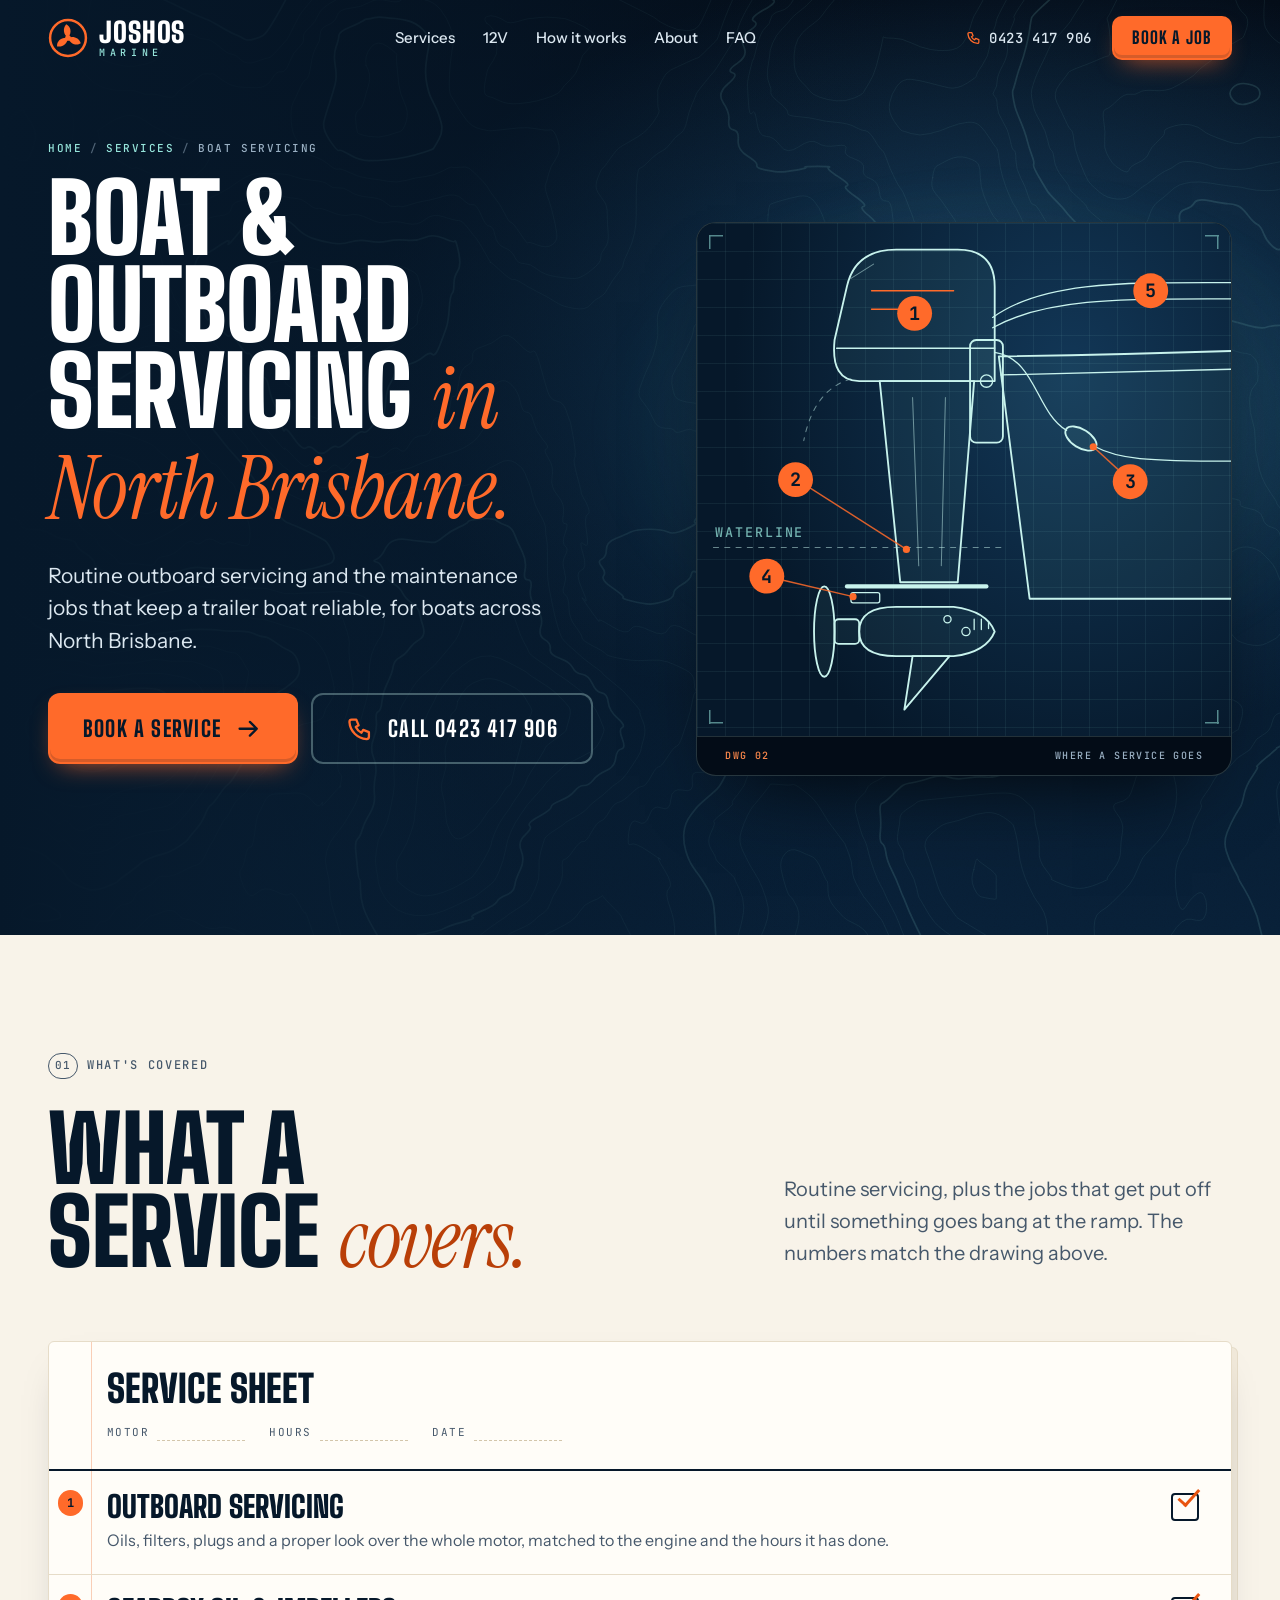
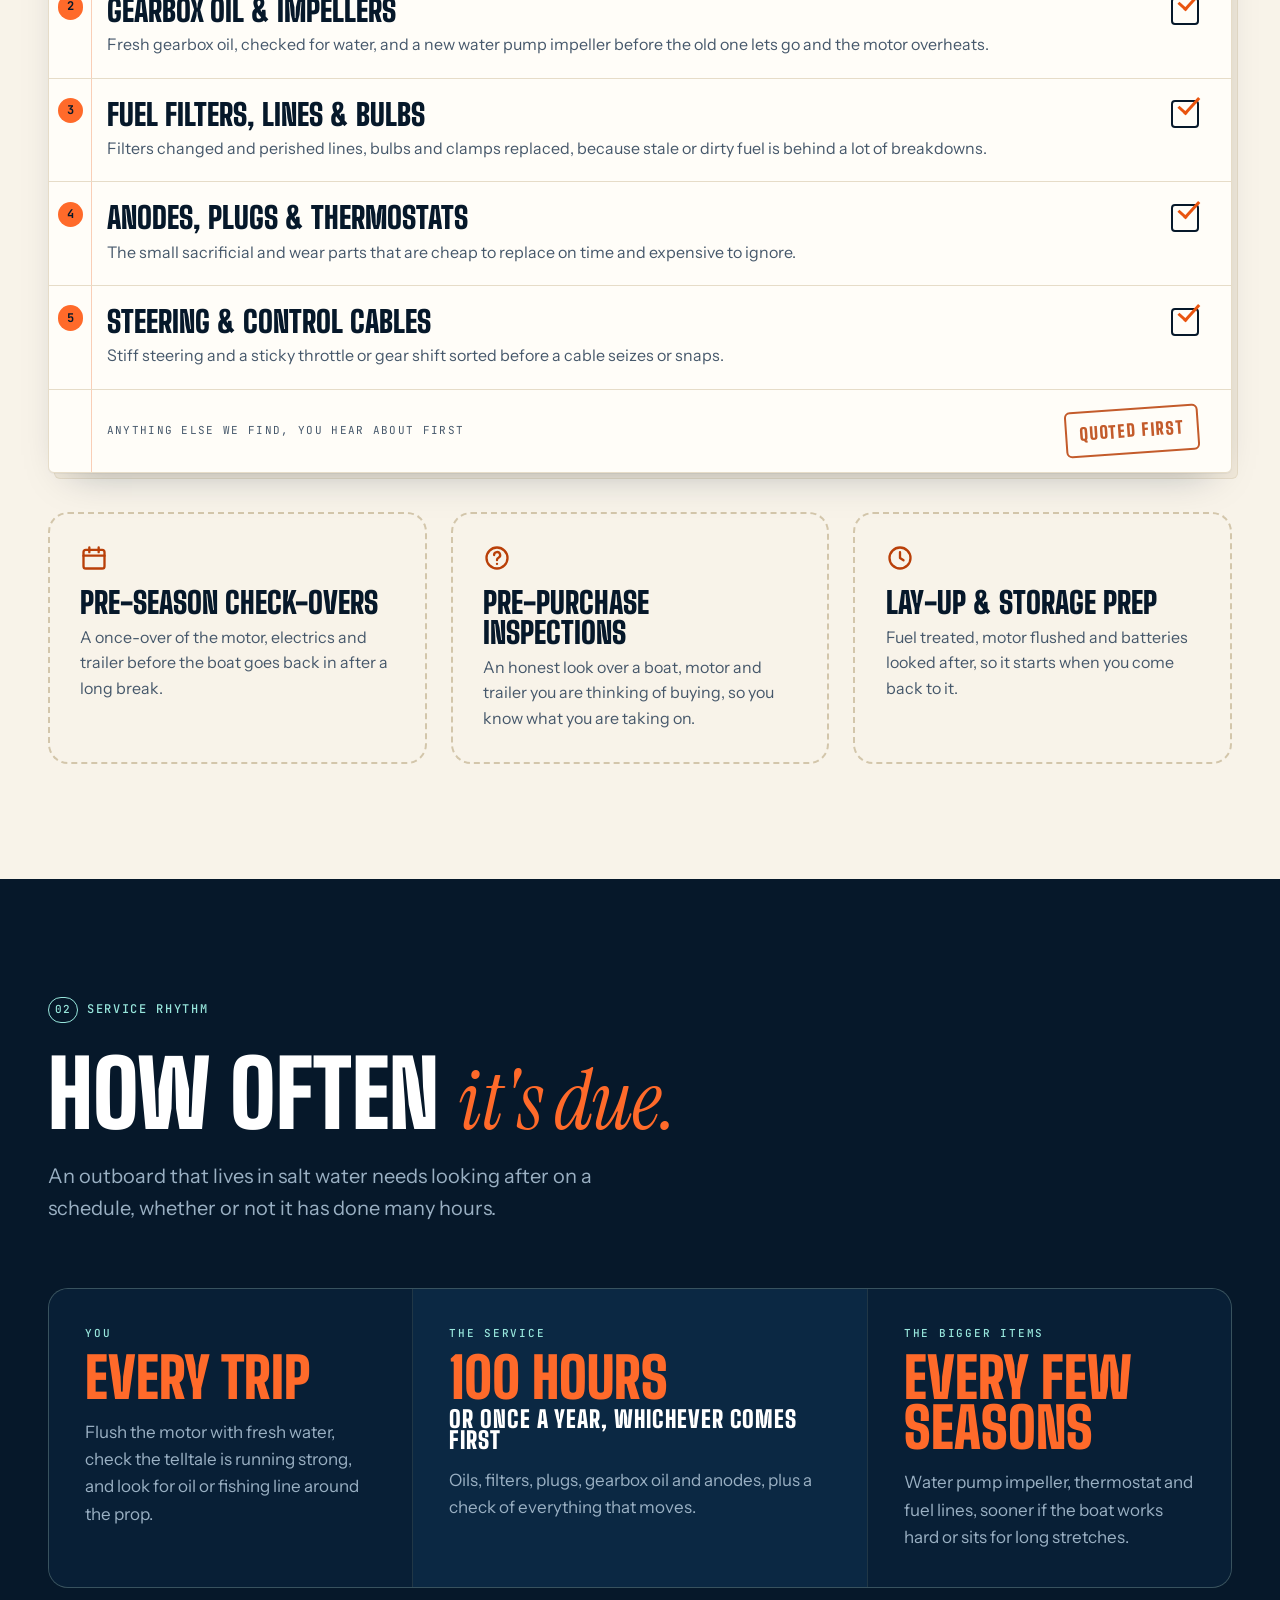
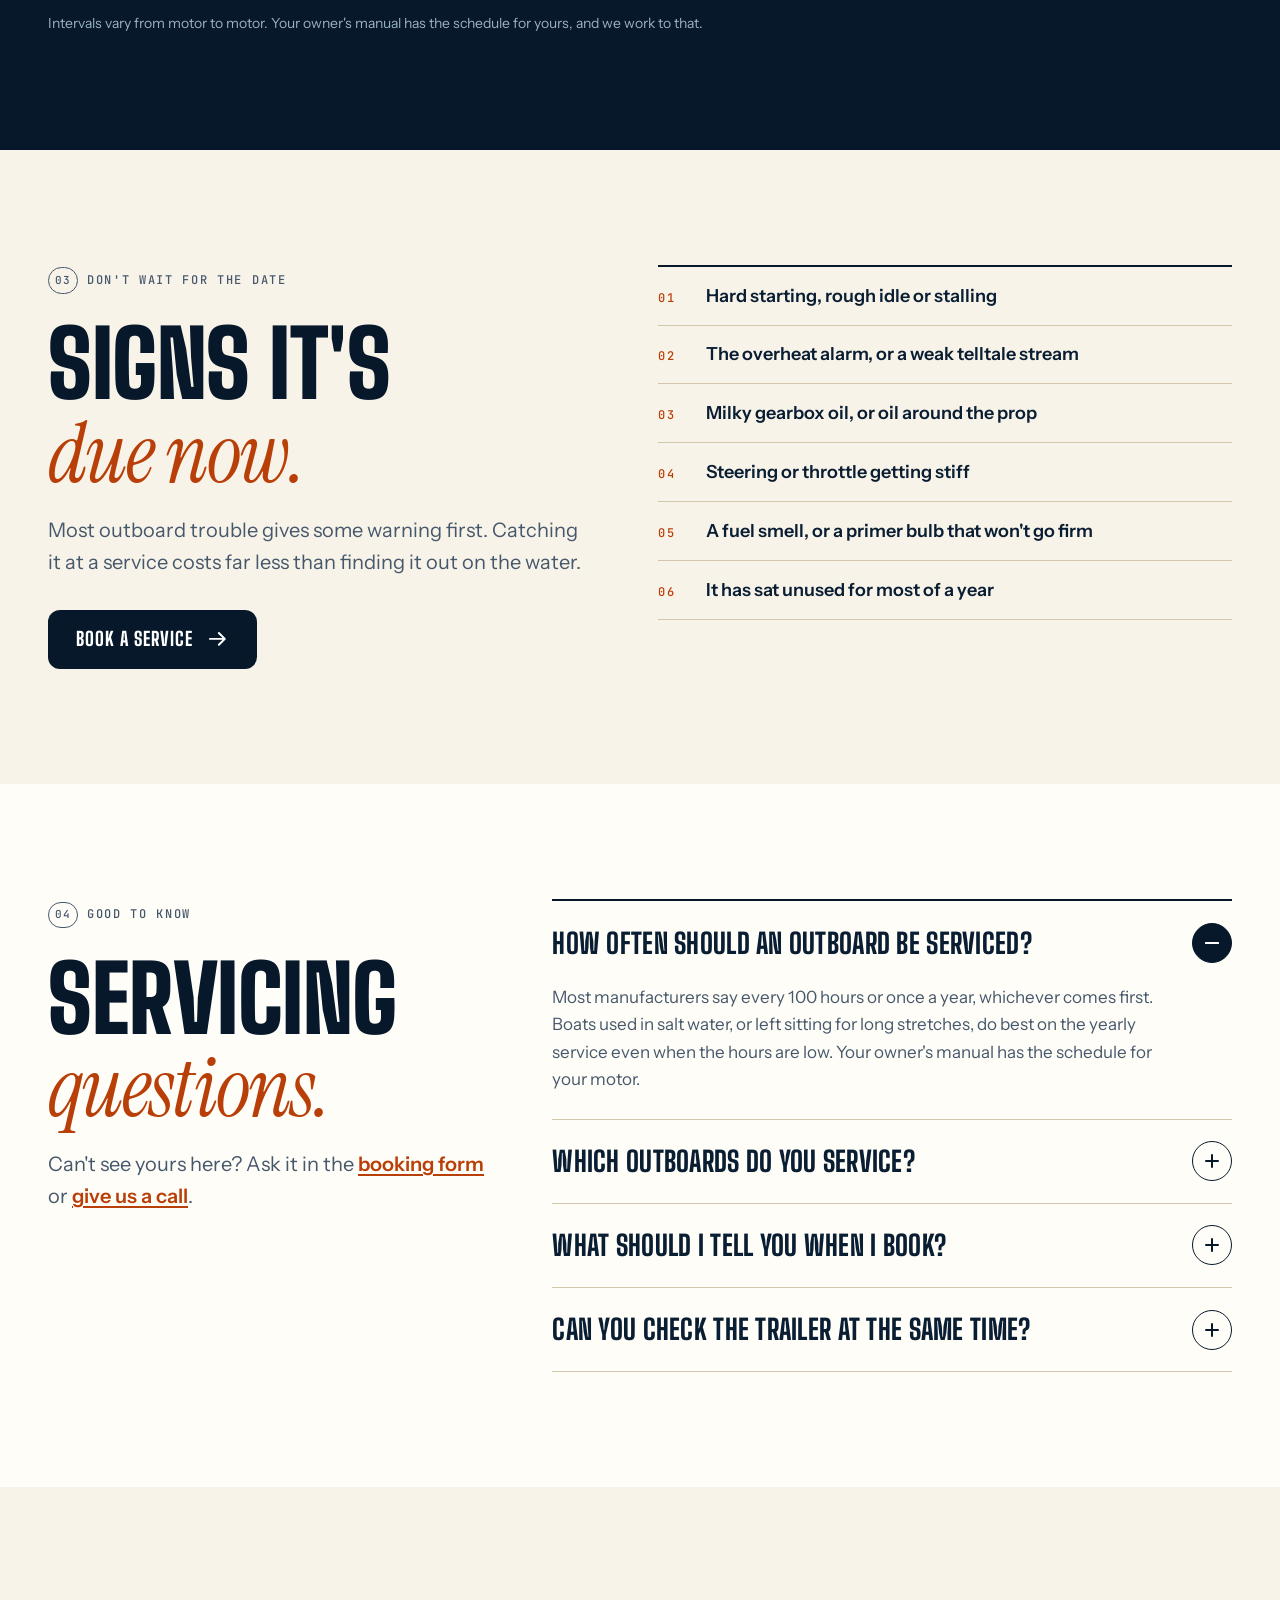
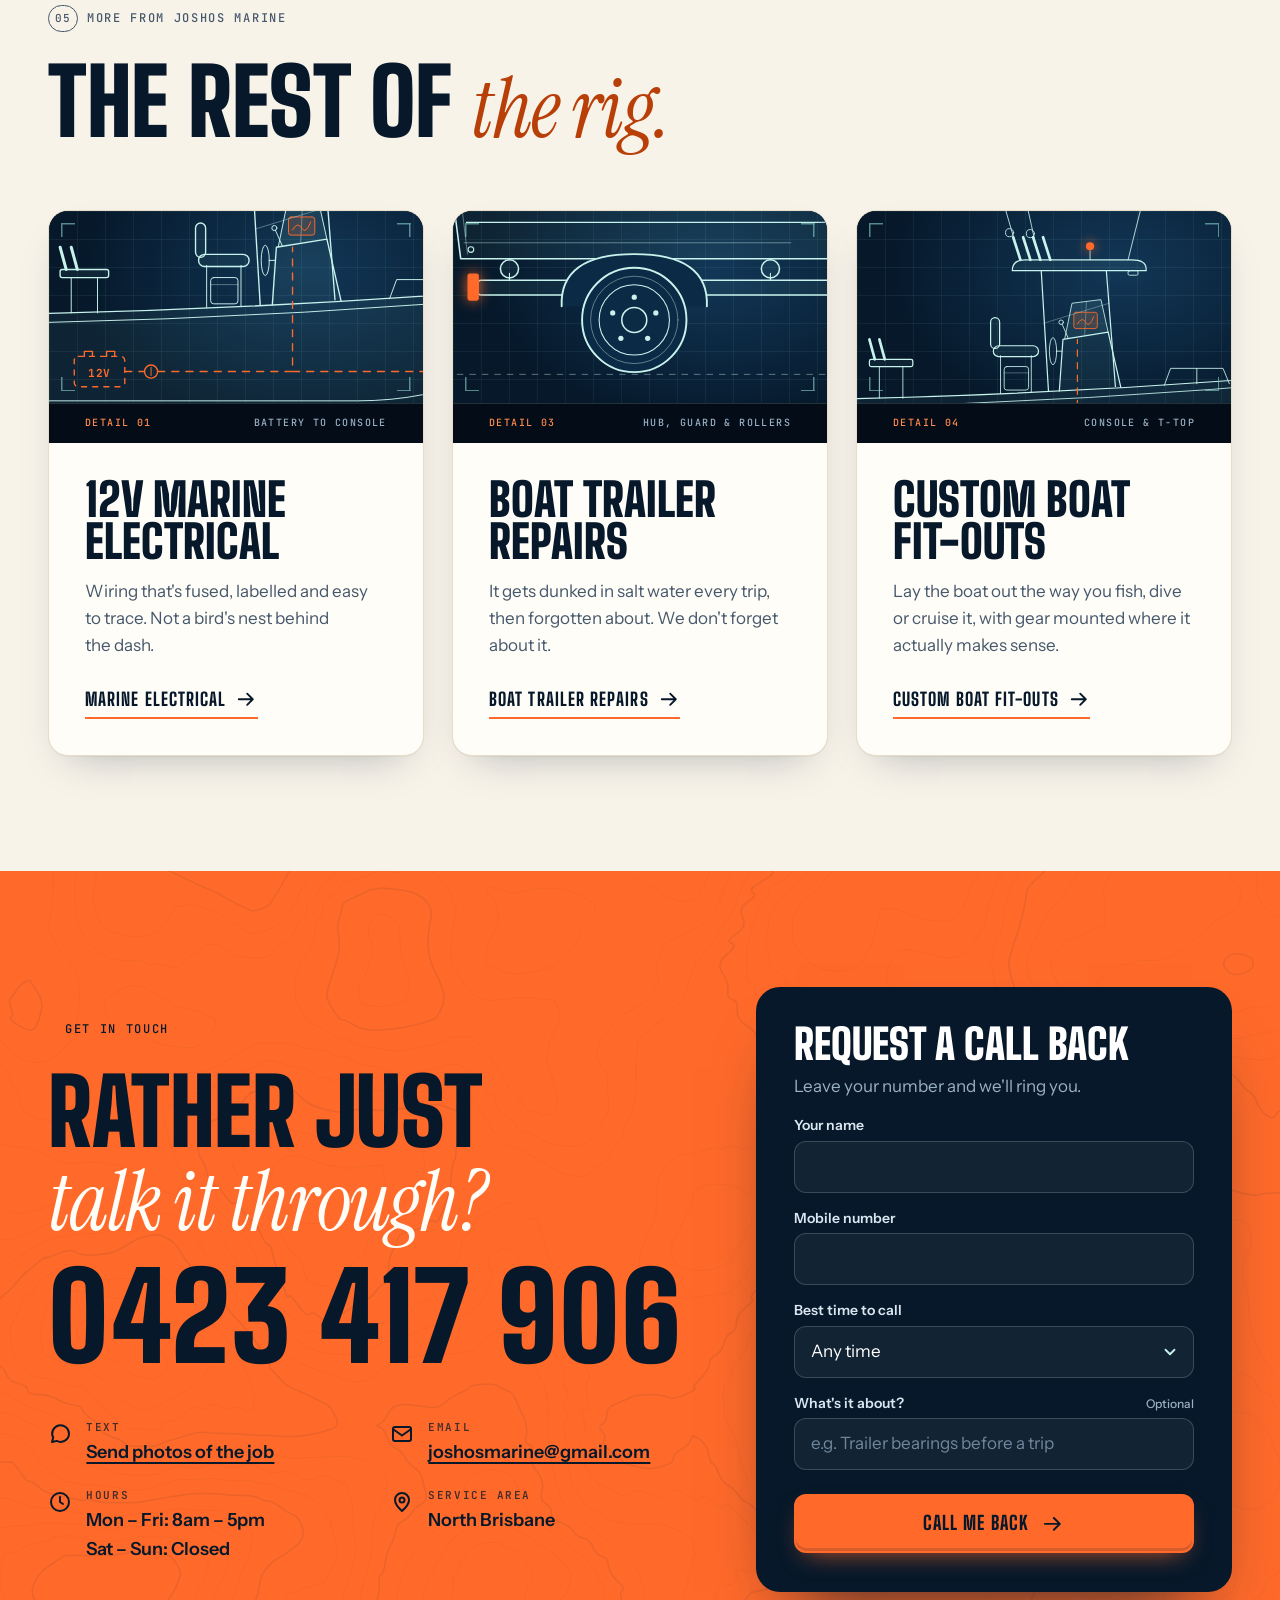
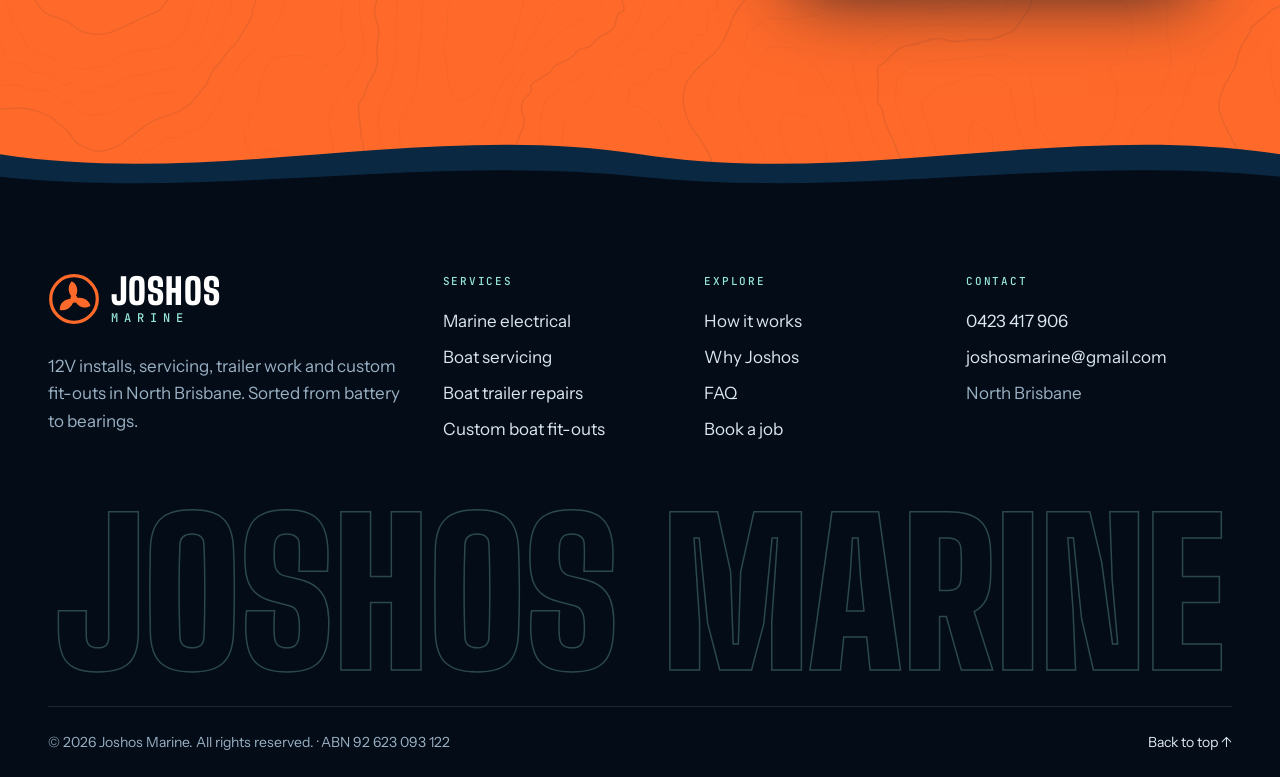
<file: boat-servicing/index.html>
<!doctype html>
<!-- Generated by tools/build_pages.py from tools/pages/boat-servicing.html. Edit those, not this file. -->
<html lang="en-AU">
<head>
  <meta charset="utf-8">
  <meta name="viewport" content="width=device-width, initial-scale=1, viewport-fit=cover">
  <title>Boat &amp; Outboard Servicing North Brisbane | Joshos Marine</title>
  <meta name="description" content="Boat and outboard servicing in North Brisbane: gearbox oil, impellers, fuel systems, anodes, steering and pre-purchase inspections. Call 0423 417 906.">
  <meta name="robots" content="index, follow, max-image-preview:large">
  <meta name="geo.region" content="AU-QLD">
  <meta name="geo.placename" content="North Brisbane">
  <meta name="theme-color" content="#06182a">
  <meta name="format-detection" content="telephone=no">
  <script>
    // Visitors who arrive on the insecure http:// address are moved to https://,
    // but only once the secure address has answered, so nobody is ever sent to a
    // browser warning. (Turning on "Enforce HTTPS" in GitHub Pages does the same
    // job on the server; with that on, this never runs.)
    if (location.protocol === 'http:' && /(^|\.)joshosmarine\.com\.au$/.test(location.hostname) && window.fetch) {
      fetch('https://' + location.host + '/robots.txt', { mode: 'no-cors', cache: 'no-store' })
        .then(function () { location.replace('https://' + location.host + location.pathname + location.search + location.hash); })
        .catch(function () {});
    }
  </script>
  <link rel="canonical" href="https://joshosmarine.com.au/boat-servicing/">

  <meta property="og:type" content="website">
  <meta property="og:site_name" content="Joshos Marine">
  <meta property="og:title" content="Boat &amp; outboard servicing in North Brisbane — Joshos Marine">
  <meta property="og:description" content="Routine outboard servicing and the maintenance jobs that keep a trailer boat reliable, for boats across North Brisbane.">
  <meta property="og:url" content="https://joshosmarine.com.au/boat-servicing/">
  <meta property="og:image" content="https://joshosmarine.com.au/assets/img/og-image.jpg">
  <meta property="og:image:width" content="1200">
  <meta property="og:image:height" content="630">
  <meta property="og:image:alt" content="Joshos Marine: 12V installs, servicing, trailer work and custom fit-outs">
  <meta property="og:locale" content="en_AU">
  <meta name="twitter:card" content="summary_large_image">

  <script type="application/ld+json" id="page-data">
  {
    "@context": "https://schema.org",
    "@graph": [
      {
        "@type": "Service",
        "@id": "https://joshosmarine.com.au/boat-servicing/#service",
        "name": "Boat & outboard servicing",
        "serviceType": "Boat & outboard servicing",
        "description": "Routine outboard servicing and the maintenance jobs that keep a trailer boat reliable, for boats across North Brisbane.",
        "url": "https://joshosmarine.com.au/boat-servicing/",
        "areaServed": "North Brisbane",
        "provider": {
          "@type": "LocalBusiness",
          "@id": "https://joshosmarine.com.au/#business",
          "name": "Joshos Marine",
          "url": "https://joshosmarine.com.au/"
        }
      },
      {
        "@type": "BreadcrumbList",
        "itemListElement": [
          {
            "@type": "ListItem",
            "position": 1,
            "name": "Home",
            "item": "https://joshosmarine.com.au/"
          },
          {
            "@type": "ListItem",
            "position": 2,
            "name": "Boat & outboard servicing",
            "item": "https://joshosmarine.com.au/boat-servicing/"
          }
        ]
      }
    ]
  }
  </script>

  <link rel="icon" href="../assets/img/favicon.svg" type="image/svg+xml">
  <link rel="apple-touch-icon" href="../assets/img/apple-touch-icon.png">
  <link rel="manifest" href="../site.webmanifest">

  <link rel="preload" href="../assets/fonts/big-shoulders-display-latin-wght-normal.woff2" as="font" type="font/woff2" crossorigin>
  <link rel="preload" href="../assets/fonts/instrument-sans-latin-wght-normal.woff2" as="font" type="font/woff2" crossorigin>
  <link rel="stylesheet" href="../css/styles.css">
  <link rel="stylesheet" href="../css/pages.css">

  <script>
    // Enables scroll animations only when JavaScript is running; if the main
    // script never arrives, the fallback below makes sure nothing stays hidden.
    document.documentElement.classList.add('js');
    setTimeout(function () { if (!window.__jmReady) document.documentElement.classList.remove('js'); }, 3000);
  </script>
  <script src="../js/config.js" defer></script>
  <script src="../js/main.js" defer></script>
  <script src="../js/pages.js" defer></script>
</head>
<body class="page page--boat-servicing">
  <a class="skip-link" href="#main">Skip to content</a>

  <svg class="svg-defs" width="0" height="0" aria-hidden="true" focusable="false">
    <defs>
      <symbol id="i-arrow" viewBox="0 0 24 24"><path d="M4 12h15M13 6l6 6-6 6"/></symbol>
      <symbol id="i-phone" viewBox="0 0 24 24"><path d="M5 4h4l2 5-2.5 1.5a11 11 0 0 0 5 5L15 13l5 2v4a2 2 0 0 1-2 2A16 16 0 0 1 3 6a2 2 0 0 1 2-2z"/></symbol>
      <symbol id="i-chat" viewBox="0 0 24 24"><path d="M21 11.5a8.4 8.4 0 0 1-12.3 7.4L4 20l1.2-4.4A8.4 8.4 0 1 1 21 11.5z"/></symbol>
      <symbol id="i-mail" viewBox="0 0 24 24"><rect x="3" y="5" width="18" height="14" rx="2"/><path d="m3.5 7.5 8.5 6 8.5-6"/></symbol>
      <symbol id="i-clock" viewBox="0 0 24 24"><circle cx="12" cy="12" r="9"/><path d="M12 7v5l3 2"/></symbol>
      <symbol id="i-pin" viewBox="0 0 24 24"><path d="M12 21s7-6.2 7-11a7 7 0 1 0-14 0c0 4.8 7 11 7 11z"/><circle cx="12" cy="10" r="2.5"/></symbol>
      <symbol id="i-check" viewBox="0 0 24 24"><path d="m5 12.5 4.5 4.5L19 7.5"/></symbol>
      <symbol id="i-calendar" viewBox="0 0 24 24"><rect x="3" y="5" width="18" height="16" rx="2"/><path d="M3 10h18M8 3v4M16 3v4"/></symbol>
      <symbol id="i-bolt" viewBox="0 0 24 24"><path d="M13 2.5 5 13.5h6l-1 8 8-11h-6l1-8z"/></symbol>
      <symbol id="i-spanner" viewBox="0 0 24 24"><path d="M20.5 7.2a4.8 4.8 0 0 1-6.6 4.4l-7 7a1.9 1.9 0 0 1-2.7-2.7l7-7a4.8 4.8 0 0 1 5.9-6.2l-2.9 2.9.6 2.6 2.6.6 2.9-2.9c.1.4.2.8.2 1.3z"/></symbol>
      <symbol id="i-wheel" viewBox="0 0 24 24"><circle cx="12" cy="12" r="9"/><circle cx="12" cy="12" r="2.8"/><path d="M12 3v6.2M12 14.8V21M3 12h6.2M14.8 12H21"/></symbol>
      <symbol id="i-ruler" viewBox="0 0 24 24"><path d="M3.5 16.5 16.5 3.5l4 4-13 13z"/><path d="m7.5 12.5 2 2M10.5 9.5l2 2M13.5 6.5l2 2"/></symbol>
      <symbol id="i-help" viewBox="0 0 24 24"><circle cx="12" cy="12" r="9"/><path d="M9.5 9.5a2.6 2.6 0 1 1 3.8 2.3c-.8.4-1.3 1-1.3 1.9M12 17v.1"/></symbol>
      <symbol id="i-facebook" viewBox="0 0 24 24"><path d="M14 8.5V7c0-.9.4-1.5 1.6-1.5H17V3h-2.3C12.3 3 11 4.6 11 6.8v1.7H9V11h2v10h3V11h2.5l.5-2.5H14z"/></symbol>
      <symbol id="i-instagram" viewBox="0 0 24 24"><rect x="3.5" y="3.5" width="17" height="17" rx="5"/><circle cx="12" cy="12" r="4"/><circle cx="17" cy="7" r=".6"/></symbol>

      <!-- Brand mark: a three-blade prop inside a ring -->
      <symbol id="mark" viewBox="0 0 48 48">
        <circle cx="24" cy="24" r="21.5" fill="none" stroke="currentColor" stroke-width="3"/>
        <g fill="currentColor">
          <path id="blade" d="M24 24c-5.6-4.2-6.6-11.4-2.2-16.4 5.4 2.4 7.4 9.8 2.2 16.4z"/>
          <use href="#blade" transform="rotate(120 24 24)"/>
          <use href="#blade" transform="rotate(240 24 24)"/>
          <circle cx="24" cy="24" r="3.4"/>
        </g>
      </symbol>

      <!-- The rig: boat, outboard and trailer. Drawn once at 960 x 560 and
           referenced by the hero and by each service card as a cropped detail. -->
      <g id="rig">
        <!-- ground + measure -->
        <path class="rg rg--faint rg--dash" d="M28 500H932"/>
        <path class="rg rg--faint" d="M192 524v14M742 524v14M192 531h550"/>
        <text class="rg-text" x="467" y="549" text-anchor="middle">BOW TO BUNG — ALL OF IT</text>

        <!-- boat: hull -->
        <path class="rg rg--body" d="M192 280 207 398H540c100 2 166-58 202-148Q470 274 192 280z"/>
        <path class="rg rg--thin" d="M193 289Q470 283 739 258"/>
        <path class="rg rg--thin" d="M212 366H520c92 0 160-34 204-80"/>
        <path class="rg rg--faint" d="M210 384H498"/>
        <path class="rg rg--faint" d="M200 286l13 108"/>
        <circle class="rg rg--thin" cx="216" cy="390" r="2.5"/>
        <text class="rg-text rg-text--rego" x="588" y="306">JM·12V</text>

        <!-- boat: bow fittings + stowed electric motor -->
        <path class="rg rg--thin" d="M552 265l7-19h58l7 17M588 246v17"/>
        <path class="rg rg--thin" d="M716 250h14M720 250v-5M726 250v-5"/>
        <rect class="rg rg--body" x="684" y="241" width="34" height="8" rx="2"/>
        <path class="rg" d="M648 243 752 237"/>
        <rect class="rg rg--body" x="632" y="235" width="19" height="14" rx="3.5"/>
        <ellipse class="rg rg--body" cx="757" cy="237" rx="13" ry="5.5"/>
        <ellipse class="rg rg--thin" cx="772" cy="237" rx="2.5" ry="9"/>

        <!-- boat: console, screen, wheel, throttle -->
        <path class="rg rg--body" d="M436 271l4-57 50-8 14 61"/>
        <path class="rg rg--glass" d="M490 206l-8-36-32 4-8 39"/>
        <path class="rg rg--faint" d="M466 172l-2 37"/>
        <rect class="rg rg--screen" x="452" y="184" width="26" height="18" rx="2.5"/>
        <path class="rg rg--hot rg--thin" d="M456 197q5-9 9-2t9-6"/>
        <ellipse class="rg rg--thin" cx="429" cy="227" rx="4" ry="15"/>
        <path class="rg rg--thin" d="M433 227h6M446 213l-7-16"/>
        <circle class="rg rg--thin" cx="438" cy="195" r="2.5"/>

        <!-- boat: leaning post + esky -->
        <path class="rg rg--thin" d="M371 274v-42M405 272v-40"/>
        <rect class="rg rg--body" x="363" y="221" width="50" height="12" rx="6"/>
        <rect class="rg rg--body" x="360" y="190" width="10" height="34" rx="5"/>
        <rect class="rg rg--thin" x="375" y="244" width="27" height="26" rx="3"/>
        <path class="rg rg--faint" d="M375 251h27"/>

        <!-- boat: T-top, rocket launchers, rods, aerial, light -->
        <path class="rg" d="M424 271l-8-133M498 266l-10-128"/>
        <path class="rg rg--faint" d="M419 196l72-22"/>
        <path class="rg rg--body" d="M384 138q0-12 14-12h118q16 0 16 10v2z"/>
        <path class="rg rg--tube" d="M393 126l-8-25M404 126l-8-25M415 126l-8-25M426 126l-8-25"/>
        <path class="rg rg--thin" d="M388 110Q374 62 362 20M410 110q-10-46-18-80"/>
        <circle class="rg rg--thin" cx="381" cy="96" r="4.5"/>
        <circle class="rg rg--thin" cx="404" cy="97" r="4.5"/>
        <path class="rg rg--thin" d="M512 126l22-88M470 126v-10"/>
        <circle class="rg rg--lamp" cx="470" cy="111" r="4.5"/>
        <rect class="rg rg--thin" x="512" y="138" width="11" height="5" rx="1.5"/>

        <!-- boat: bait board + rod holders at the stern -->
        <path class="rg rg--thin" d="M237 279v-35M263 279v-35"/>
        <rect class="rg rg--body" x="226" y="236" width="48" height="8" rx="2"/>
        <path class="rg rg--tube" d="M232 236l-6-22M243 236l-6-22"/>

        <!-- 12V: battery, isolator and live cable runs (seen "through" the hull) -->
        <rect class="rg rg--hot rg--dash" x="240" y="322" width="50" height="30" rx="4"/>
        <path class="rg rg--hot" d="M250 322v-5h8v5M272 322v-5h8v5"/>
        <text class="rg-text rg-text--hot" x="265" y="342" text-anchor="middle">12V</text>
        <circle class="rg rg--hot" cx="316" cy="337" r="6.5"/>
        <path class="rg rg--hot rg--thin" d="M316 333v8"/>
        <path class="rg rg--hot rg--flow" d="M290 337h19.5M322.5 337H456V214"/>
        <path class="rg rg--hot rg--flow" d="M456 337h212v-88"/>

        <!-- outboard -->
        <rect class="rg rg--body" x="178" y="272" width="16" height="50" rx="3"/>
        <circle class="rg rg--thin" cx="186" cy="292" r="3"/>
        <path class="rg rg--body" d="M124 292q-14 0-12-20l6-26q4-18 24-18h30q18 0 18 18v46z"/>
        <path class="rg rg--thin" d="M113 276h77"/>
        <path class="rg rg--hot rg--thin" d="M130 248h40M130 257h26"/>
        <path class="rg rg--faint" d="M120 242l11-7"/>
        <path class="rg rg--body" d="M134 292h46l-8 98h-28z"/>
        <path class="rg rg--faint" d="M150 300l3 82M166 300l-2 82"/>
        <path class="rg rg--tube" d="M118 392h68"/>
        <path class="rg rg--body" d="M124 414q0-12 18-12h28q16 2 20 12-4 10-20 12h-28q-18 0-18-12z"/>
        <rect class="rg rg--body" x="112" y="408" width="12" height="12" rx="2"/>
        <ellipse class="rg rg--body" cx="107" cy="414" rx="5" ry="22"/>
        <path class="rg rg--body" d="M150 426l-4 26 22-26z"/>
        <circle class="rg rg--thin" cx="176" cy="414" r="2"/>

        <!-- trailer: frame, drawbar, coupling -->
        <rect class="rg rg--body" x="222" y="417" width="566" height="13" rx="3"/>
        <path class="rg rg--body" d="M788 417l64 3v7l-64 3z"/>
        <rect class="rg rg--body" x="850" y="412" width="28" height="13" rx="6.5"/>
        <path class="rg rg--thin" d="M866 425v8"/>
        <rect class="rg rg--lamp" x="213" y="411" width="10" height="24" rx="2"/>
        <!-- trailer: rollers -->
        <path class="rg rg--thin" d="M250 417v-6M480 417v-6M560 417v-6M640 417v-29"/>
        <circle class="rg rg--body" cx="250" cy="407" r="8"/>
        <circle class="rg rg--body" cx="480" cy="407" r="8"/>
        <circle class="rg rg--body" cx="560" cy="407" r="8"/>
        <circle class="rg rg--body" cx="640" cy="381" r="7.5"/>
        <!-- trailer: winch post, winch, bow roller, strap -->
        <path class="rg rg--body" d="M737 417l-9-117h11l11 117z"/>
        <circle class="rg rg--body" cx="727" cy="301" r="8"/>
        <circle class="rg rg--body" cx="745" cy="340" r="10"/>
        <path class="rg rg--thin" d="M751 332l12-10M737 335l-31-16"/>
        <circle class="rg rg--thin" cx="765" cy="320" r="3"/>
        <!-- trailer: jockey wheel -->
        <path class="rg" d="M772 396v74M772 396h15"/>
        <rect class="rg rg--body" x="765" y="410" width="14" height="26" rx="2"/>
        <circle class="rg rg--body" cx="772" cy="484" r="14"/>
        <circle class="rg rg--thin" cx="772" cy="484" r="3.5"/>
        <!-- trailer: mudguard, tyre, rim, hub -->
        <path class="rg rg--solid" d="M296 440q-2-46 64-46t64 46"/>
        <circle class="rg rg--solid" cx="360" cy="452" r="46"/>
        <circle class="rg rg--thin" cx="360" cy="452" r="31"/>
        <circle class="rg rg--faint" cx="360" cy="452" r="38.5"/>
        <circle class="rg rg--hub" cx="360" cy="452" r="11"/>
        <g class="rg rg--lug">
          <circle cx="360" cy="432" r="2.3"/><circle cx="379" cy="445.8" r="2.3"/><circle cx="371.8" cy="468.2" r="2.3"/><circle cx="348.2" cy="468.2" r="2.3"/><circle cx="341" cy="445.8" r="2.3"/>
        </g>
      </g>
    </defs>
  </svg>

  <header class="site-header" data-header>
    <div class="container site-header__inner">
      <a class="brand" href="../" aria-label="Joshos Marine — home">
        <svg class="brand__mark" aria-hidden="true"><use href="#mark"/></svg>
        <span class="brand__text">
          <span class="brand__name">Joshos</span>
          <span class="brand__sub">Marine</span>
        </span>
      </a>

      <nav class="nav" aria-label="Primary">
        <ul>
          <li><a href="../#services">Services</a></li>
          <li><a href="../#electrical">12V</a></li>
          <li><a href="../#process">How it works</a></li>
          <li><a href="../#about">About</a></li>
          <li><a href="../#faq">FAQ</a></li>
        </ul>
      </nav>

      <div class="site-header__actions">
        <a class="header-phone" href="tel:+61423417906" data-tel>
          <svg class="icon" aria-hidden="true"><use href="#i-phone"/></svg>
          <span data-phone>0423 417 906</span>
        </a>
        <a class="header-call" href="tel:+61423417906" data-tel aria-label="Call Joshos Marine">
          <svg class="icon" aria-hidden="true"><use href="#i-phone"/></svg>
        </a>
        <a class="btn btn--primary btn--sm header-book" href="../?book=Servicing#booking">Book a job</a>
        <button class="nav-toggle" type="button" aria-expanded="false" aria-controls="mobile-menu" data-nav-toggle>
          <span class="nav-toggle__bars" aria-hidden="true"><span></span><span></span><span></span></span>
          <span class="visually-hidden" data-nav-toggle-label>Open menu</span>
        </button>
      </div>
    </div>
  </header>

  <div class="mobile-menu" id="mobile-menu" data-mobile-menu hidden>
    <nav class="mobile-menu__nav" aria-label="Mobile">
      <ul>
        <li><a href="../#services"><span>01</span>Services</a></li>
        <li><a href="../#electrical"><span>02</span>12V installs</a></li>
        <li><a href="../#process"><span>03</span>How it works</a></li>
        <li><a href="../#about"><span>04</span>About</a></li>
        <li><a href="../#faq"><span>05</span>FAQ</a></li>
        <li><a href="../#contact"><span>06</span>Contact</a></li>
      </ul>
    </nav>
    <div class="mobile-menu__foot">
      <a class="btn btn--primary btn--block" href="../?book=Servicing#booking">Book a job <svg class="icon" aria-hidden="true"><use href="#i-arrow"/></svg></a>
      <a class="btn btn--ghost btn--block" href="tel:+61423417906" data-tel>
        <svg class="icon" aria-hidden="true"><use href="#i-phone"/></svg>
        <span data-phone>0423 417 906</span>
      </a>
    </div>
  </div>

  <main id="main">

    <!-- ==================================================================
         Boat servicing: page header with a labelled outboard
         ================================================================== -->
    <section class="hero page-hero" id="top">
      <div class="hero__bg" aria-hidden="true">
        <div class="contours"></div>
        <div class="hero__glow"></div>
        <div class="grain"></div>
      </div>

      <div class="container page-hero__grid">
        <div class="page-hero__copy">
          <nav class="crumbs" aria-label="Breadcrumb" data-reveal>
            <ol>
              <li><a href="../">Home</a></li>
              <li><a href="../#services">Services</a></li>
              <li aria-current="page">Boat servicing</li>
            </ol>
          </nav>

          <h1 class="display display--light page-hero__title" data-reveal style="--d:.06s">Boat &amp; outboard servicing <em>in North Brisbane.</em></h1>

          <p class="hero__lede" data-reveal style="--d:.14s">
            Routine outboard servicing and the maintenance jobs that keep a trailer boat reliable,
            for boats across North Brisbane.
          </p>

          <div class="hero__cta" data-reveal style="--d:.22s">
            <a class="btn btn--primary btn--lg" href="../?book=Servicing#booking">Book a service <svg class="icon" aria-hidden="true"><use href="#i-arrow"/></svg></a>
            <a class="btn btn--ghost btn--lg page-hero__call" href="tel:+61423417906" data-tel>
              <svg class="icon" aria-hidden="true"><use href="#i-phone"/></svg>
              <span>Call <span data-phone>0423 417 906</span></span>
            </a>
          </div>

          <ul class="hero__points" data-reveal style="--d:.3s">
            <li><svg class="icon" aria-hidden="true"><use href="#i-check"/></svg>Quote before work starts</li>
            <li><svg class="icon" aria-hidden="true"><use href="#i-check"/></svg>Marine-grade parts</li>
            <li><svg class="icon" aria-hidden="true"><use href="#i-check"/></svg>You hear what was found</li>
          </ul>
        </div>

        <div class="page-hero__art" data-reveal style="--d:.2s">
          <div class="plate">
            <div class="plate__view">
              <svg viewBox="0 0 520 500" role="img" aria-labelledby="ob-title">
                <title id="ob-title">Side view of an outboard motor on the back of a boat, with five numbered service points</title>

                <!-- the boat it hangs off -->
                <path class="rg rg--body" d="M294 130 324 366H540V124Q420 128 294 130z"/>
                <path class="rg rg--thin" d="M296 148Q420 145 540 142"/>
                <path class="rg rg--faint rg--dash" d="M16 316H300"/>
                <text class="dwg-label" x="18" y="306">WATERLINE</text>

                <!-- rigging: control cables over the transom, fuel line and primer bulb -->
                <path class="rg rg--thin" d="M288 92c50-36 130-34 232-34M288 102c54-30 132-28 232-28"/>
                <path class="rg rg--thin" d="M290 126c40 6 40 58 70 76M388 218c22 12 50 14 132 14"/>
                <ellipse class="rg rg--body" cx="374" cy="210" rx="17" ry="9" transform="rotate(32 374 210)"/>

                <!-- the outboard: the same motor as the main drawing, twice the size -->
                <g transform="translate(-90 -430) scale(2)" style="--rig-sw:.9">
                  <rect class="rg rg--body" x="178" y="272" width="16" height="50" rx="3"/>
                  <circle class="rg rg--thin" cx="186" cy="292" r="3"/>
                  <path class="rg rg--body" d="M124 292q-14 0-12-20l6-26q4-18 24-18h30q18 0 18 18v46z"/>
                  <path class="rg rg--thin" d="M113 276h77"/>
                  <path class="rg rg--hot rg--thin" d="M130 248h40M130 257h26"/>
                  <path class="rg rg--faint" d="M120 242l11-7"/>
                  <path class="rg rg--body" d="M134 292h46l-8 98h-28z"/>
                  <path class="rg rg--faint" d="M150 300l3 82M166 300l-2 82"/>
                  <path class="rg rg--tube" d="M118 392h68"/>
                  <path class="rg rg--body" d="M124 414q0-12 18-12h28q16 2 20 12-4 10-20 12h-28q-18 0-18-12z"/>
                  <rect class="rg rg--body" x="112" y="408" width="12" height="12" rx="2"/>
                  <ellipse class="rg rg--body" cx="107" cy="414" rx="5" ry="22"/>
                  <path class="rg rg--body" d="M150 426l-4 26 22-26z"/>
                  <circle class="rg rg--thin" cx="176" cy="414" r="2"/>
                </g>

                <!-- details that only show at this size: telltale, anode, vent screw, water intake -->
                <path class="rg rg--faint rg--dash" d="M150 152q-36 10-46 60"/>
                <rect class="rg rg--thin" x="150" y="360" width="28" height="10" rx="2"/>
                <circle class="rg rg--thin" cx="244" cy="386" r="3.5"/>
                <path class="rg rg--thin" d="M270 386v10M277 386v10M284 388v7"/>

                <!-- numbered service points -->
                <path class="mk-lead" d="M110 258L204 318"/><circle class="mk-end" cx="204" cy="318" r="3.5"/>
                <path class="mk-lead" d="M410 240L386 218"/><circle class="mk-end" cx="386" cy="218" r="3.5"/>
                <path class="mk-lead" d="M84 348L152 364"/><circle class="mk-end" cx="152" cy="364" r="3.5"/>
                <circle class="mk-dot" cx="212" cy="88" r="17"/><text class="mk-num" x="212" y="88">1</text>
                <circle class="mk-dot" cx="96" cy="250" r="17"/><text class="mk-num" x="96" y="250">2</text>
                <circle class="mk-dot" cx="422" cy="252" r="17"/><text class="mk-num" x="422" y="252">3</text>
                <circle class="mk-dot" cx="68" cy="344" r="17"/><text class="mk-num" x="68" y="344">4</text>
                <circle class="mk-dot" cx="442" cy="66" r="17"/><text class="mk-num" x="442" y="66">5</text>
              </svg>
            </div>
            <p class="plate__cap"><b>Dwg 02</b><span>Where a service goes</span></p>
          </div>
        </div>
      </div>
    </section>

    <!-- ==================================================================
         The service sheet
         ================================================================== -->
    <section class="section section--sand" id="included">
      <div class="container">
        <header class="section-head section-head--split">
          <div>
            <p class="eyebrow" data-reveal><span class="eyebrow__num">01</span>What's covered</p>
            <h2 class="display" data-reveal>What a service <em>covers.</em></h2>
          </div>
          <p class="section-head__lede" data-reveal>
            Routine servicing, plus the jobs that get put off until something goes bang at the ramp.
            The numbers match the drawing above.
          </p>
        </header>

        <div class="sheet" data-reveal>
          <div class="sheet__head">
            <p class="sheet__title">Service sheet</p>
            <dl class="sheet__meta" aria-hidden="true">
              <div><dt>Motor</dt><dd></dd></div>
              <div><dt>Hours</dt><dd></dd></div>
              <div><dt>Date</dt><dd></dd></div>
            </dl>
          </div>
          <ol class="sheet__lines">
            <li>
              <span class="sheet__n" aria-hidden="true">1</span>
              <div>
                <h3>Outboard servicing</h3>
                <p>Oils, filters, plugs and a proper look over the whole motor, matched to the engine and the hours it has done.</p>
              </div>
              <span class="sheet__box" aria-hidden="true"></span>
            </li>
            <li>
              <span class="sheet__n" aria-hidden="true">2</span>
              <div>
                <h3>Gearbox oil &amp; impellers</h3>
                <p>Fresh gearbox oil, checked for water, and a new water pump impeller before the old one lets go and the motor overheats.</p>
              </div>
              <span class="sheet__box" aria-hidden="true"></span>
            </li>
            <li>
              <span class="sheet__n" aria-hidden="true">3</span>
              <div>
                <h3>Fuel filters, lines &amp; bulbs</h3>
                <p>Filters changed and perished lines, bulbs and clamps replaced, because stale or dirty fuel is behind a lot of breakdowns.</p>
              </div>
              <span class="sheet__box" aria-hidden="true"></span>
            </li>
            <li>
              <span class="sheet__n" aria-hidden="true">4</span>
              <div>
                <h3>Anodes, plugs &amp; thermostats</h3>
                <p>The small sacrificial and wear parts that are cheap to replace on time and expensive to ignore.</p>
              </div>
              <span class="sheet__box" aria-hidden="true"></span>
            </li>
            <li>
              <span class="sheet__n" aria-hidden="true">5</span>
              <div>
                <h3>Steering &amp; control cables</h3>
                <p>Stiff steering and a sticky throttle or gear shift sorted before a cable seizes or snaps.</p>
              </div>
              <span class="sheet__box" aria-hidden="true"></span>
            </li>
          </ol>
          <div class="sheet__foot">
            <span>Anything else we find, you hear about first</span>
            <span class="sheet__stamp" aria-hidden="true">Quoted first</span>
          </div>
        </div>

        <ul class="trio">
          <li class="trio__item" data-reveal>
            <svg class="icon" aria-hidden="true"><use href="#i-calendar"/></svg>
            <h3>Pre-season check-overs</h3>
            <p>A once-over of the motor, electrics and trailer before the boat goes back in after a long break.</p>
          </li>
          <li class="trio__item" data-reveal style="--d:.07s">
            <svg class="icon" aria-hidden="true"><use href="#i-help"/></svg>
            <h3>Pre-purchase inspections</h3>
            <p>An honest look over a boat, motor and trailer you are thinking of buying, so you know what you are taking on.</p>
          </li>
          <li class="trio__item" data-reveal style="--d:.14s">
            <svg class="icon" aria-hidden="true"><use href="#i-clock"/></svg>
            <h3>Lay-up &amp; storage prep</h3>
            <p>Fuel treated, motor flushed and batteries looked after, so it starts when you come back to it.</p>
          </li>
        </ul>
      </div>
    </section>

    <!-- ==================================================================
         How often
         ================================================================== -->
    <section class="section section--ink" id="when">
      <div class="container">
        <header class="section-head">
          <p class="eyebrow eyebrow--light" data-reveal><span class="eyebrow__num">02</span>Service rhythm</p>
          <h2 class="display display--light" data-reveal>How often <em>it's due.</em></h2>
          <p class="section-head__lede section-head__lede--light" data-reveal>
            An outboard that lives in salt water needs looking after on a schedule, whether or not
            it has done many hours.
          </p>
        </header>

        <ol class="rhythm">
          <li class="rhythm__stop" data-reveal>
            <p class="rhythm__k">You</p>
            <p class="rhythm__when">Every trip</p>
            <p>Flush the motor with fresh water, check the telltale is running strong, and look for oil or fishing line around the prop.</p>
          </li>
          <li class="rhythm__stop rhythm__stop--main" data-reveal style="--d:.07s">
            <p class="rhythm__k">The service</p>
            <p class="rhythm__when">100 hours <small>or once a year, whichever comes first</small></p>
            <p>Oils, filters, plugs, gearbox oil and anodes, plus a check of everything that moves.</p>
          </li>
          <li class="rhythm__stop" data-reveal style="--d:.14s">
            <p class="rhythm__k">The bigger items</p>
            <p class="rhythm__when">Every few seasons</p>
            <p>Water pump impeller, thermostat and fuel lines, sooner if the boat works hard or sits for long stretches.</p>
          </li>
        </ol>

        <p class="fineprint fineprint--light" data-reveal>
          Intervals vary from motor to motor. Your owner's manual has the schedule for yours, and we work to that.
        </p>
      </div>
    </section>

    <!-- ==================================================================
         Signs it is due now
         ================================================================== -->
    <section class="section section--sand" id="signs">
      <div class="container split">
        <div class="split__copy">
          <p class="eyebrow" data-reveal><span class="eyebrow__num">03</span>Don't wait for the date</p>
          <h2 class="display" data-reveal>Signs it's <em>due now.</em></h2>
          <p class="section-head__lede" data-reveal>
            Most outboard trouble gives some warning first. Catching it at a service costs far less
            than finding it out on the water.
          </p>
          <a class="btn btn--dark" href="../?book=Servicing#booking" data-reveal>Book a service <svg class="icon" aria-hidden="true"><use href="#i-arrow"/></svg></a>
        </div>

        <ul class="signs" data-reveal style="--d:.1s">
          <li><b aria-hidden="true">01</b><span>Hard starting, rough idle or stalling</span></li>
          <li><b aria-hidden="true">02</b><span>The overheat alarm, or a weak telltale stream</span></li>
          <li><b aria-hidden="true">03</b><span>Milky gearbox oil, or oil around the prop</span></li>
          <li><b aria-hidden="true">04</b><span>Steering or throttle getting stiff</span></li>
          <li><b aria-hidden="true">05</b><span>A fuel smell, or a primer bulb that won't go firm</span></li>
          <li><b aria-hidden="true">06</b><span>It has sat unused for most of a year</span></li>
        </ul>
      </div>
    </section>

    <!-- ==================================================================
         Questions
         ================================================================== -->
    <section class="section section--paper" id="faq">
      <div class="container faq__grid">
        <header class="section-head faq__head">
          <p class="eyebrow" data-reveal><span class="eyebrow__num">04</span>Good to know</p>
          <h2 class="display" data-reveal>Servicing <em>questions.</em></h2>
          <p class="section-head__lede" data-reveal>
            Can't see yours here? Ask it in the <a href="../?book=Servicing#booking">booking form</a> or
            <a href="#contact">give us a call</a>.
          </p>
        </header>

        <div class="faq" data-reveal itemscope itemtype="https://schema.org/FAQPage">
          <details class="faq__item" name="faq" open itemscope itemprop="mainEntity" itemtype="https://schema.org/Question">
            <summary><span itemprop="name">How often should an outboard be serviced?</span><i aria-hidden="true"></i></summary>
            <div class="faq__a" itemscope itemprop="acceptedAnswer" itemtype="https://schema.org/Answer"><p itemprop="text">Most manufacturers say every 100 hours or once a year, whichever comes first. Boats used in salt water, or left sitting for long stretches, do best on the yearly service even when the hours are low. Your owner&#x27;s manual has the schedule for your motor.</p></div>
          </details>
          <details class="faq__item" name="faq" itemscope itemprop="mainEntity" itemtype="https://schema.org/Question">
            <summary><span itemprop="name">Which outboards do you service?</span><i aria-hidden="true"></i></summary>
            <div class="faq__a" itemscope itemprop="acceptedAnswer" itemtype="https://schema.org/Answer"><p itemprop="text">Most of the common brands. Put the make, model and year in the booking form and we will confirm before you book it in.</p></div>
          </details>
          <details class="faq__item" name="faq" itemscope itemprop="mainEntity" itemtype="https://schema.org/Question">
            <summary><span itemprop="name">What should I tell you when I book?</span><i aria-hidden="true"></i></summary>
            <div class="faq__a" itemscope itemprop="acceptedAnswer" itemtype="https://schema.org/Answer"><p itemprop="text">The make, model and year of the motor, roughly how many hours it has done, when it was last serviced and anything it has been doing that seems off. Photos or a short video help a lot.</p></div>
          </details>
          <details class="faq__item" name="faq" itemscope itemprop="mainEntity" itemtype="https://schema.org/Question">
            <summary><span itemprop="name">Can you check the trailer at the same time?</span><i aria-hidden="true"></i></summary>
            <div class="faq__a" itemscope itemprop="acceptedAnswer" itemtype="https://schema.org/Answer"><p itemprop="text">Yes. Bearings, brakes and lights can be checked in the same booking, and it usually makes sense to do both together.</p></div>
          </details>
        </div>
      </div>
    </section>

    <!-- ==================================================================
         The other services
         ================================================================== -->
    <section class="section section--sand" id="more">
      <div class="container">
        <header class="section-head">
          <p class="eyebrow" data-reveal><span class="eyebrow__num">05</span>More from Joshos Marine</p>
          <h2 class="display" data-reveal>The rest of <em>the rig.</em></h2>
        </header>

        <div class="svc-grid svc-grid--three">
          <article class="svc svc--link" data-reveal style="--d:0.00s">
            <div class="svc__art" aria-hidden="true">
              <div class="svc__view"><svg viewBox="215 178 370 190" preserveAspectRatio="xMidYMid slice"><use href="#rig"/></svg></div>
              <p class="svc__tag"><b>Detail 01</b><span>Battery to console</span></p>
            </div>
            <div class="svc__body">
              <h3 class="svc__title"><a href="../marine-electrical/">12V marine electrical</a></h3>
              <p class="svc__lede">Wiring that&#x27;s fused, labelled and easy to trace. Not a bird&#x27;s nest behind the dash.</p>
              <a class="link-arrow" href="../marine-electrical/">Marine electrical <svg class="icon" aria-hidden="true"><use href="#i-arrow"/></svg></a>
            </div>
          </article>
          <article class="svc svc--link" data-reveal style="--d:0.08s">
            <div class="svc__art" aria-hidden="true">
              <div class="svc__view"><svg viewBox="200 356 330 169" preserveAspectRatio="xMidYMid slice"><use href="#rig"/></svg></div>
              <p class="svc__tag"><b>Detail 03</b><span>Hub, guard &amp; rollers</span></p>
            </div>
            <div class="svc__body">
              <h3 class="svc__title"><a href="../boat-trailer-repairs/">Boat trailer repairs</a></h3>
              <p class="svc__lede">It gets dunked in salt water every trip, then forgotten about. We don&#x27;t forget about it.</p>
              <a class="link-arrow" href="../boat-trailer-repairs/">Boat trailer repairs <svg class="icon" aria-hidden="true"><use href="#i-arrow"/></svg></a>
            </div>
          </article>
          <article class="svc svc--link" data-reveal style="--d:0.16s">
            <div class="svc__art" aria-hidden="true">
              <div class="svc__view"><svg viewBox="212 72 414 212" preserveAspectRatio="xMidYMid slice"><use href="#rig"/></svg></div>
              <p class="svc__tag"><b>Detail 04</b><span>Console &amp; T-top</span></p>
            </div>
            <div class="svc__body">
              <h3 class="svc__title"><a href="../custom-boat-fit-outs/">Custom boat fit-outs</a></h3>
              <p class="svc__lede">Lay the boat out the way you fish, dive or cruise it, with gear mounted where it actually makes sense.</p>
              <a class="link-arrow" href="../custom-boat-fit-outs/">Custom boat fit-outs <svg class="icon" aria-hidden="true"><use href="#i-arrow"/></svg></a>
            </div>
          </article>
        </div>
      </div>
    </section>

    <section class="section section--signal contact" id="contact">
      <div class="container contact__grid">
        <div class="contact__copy">
          <p class="eyebrow eyebrow--ink" data-reveal><span class="eyebrow__led"></span>Get in touch</p>
          <h2 class="display display--ink" data-reveal>Rather just <em>talk it through?</em></h2>

          <a class="contact__phone" href="tel:+61423417906" data-tel data-reveal>
            <span data-phone>0423 417 906</span>
          </a>

          <ul class="contact__list" data-reveal>
            <li>
              <svg class="icon" aria-hidden="true"><use href="#i-chat"/></svg>
              <div><span class="contact__k">Text</span><a href="sms:+61423417906" data-sms>Send photos of the job</a></div>
            </li>
            <li>
              <svg class="icon" aria-hidden="true"><use href="#i-mail"/></svg>
              <div><span class="contact__k">Email</span><a href="mailto:joshosmarine@gmail.com" data-mailto><span data-email>joshosmarine@gmail.com</span></a></div>
            </li>
            <li data-hours-row>
              <svg class="icon" aria-hidden="true"><use href="#i-clock"/></svg>
              <div><span class="contact__k">Hours</span><span data-hours>Mon – Fri: 8am – 5pm
Sat – Sun: Closed</span></div>
            </li>
            <li data-area-row>
              <svg class="icon" aria-hidden="true"><use href="#i-pin"/></svg>
              <div><span class="contact__k">Service area</span><span data-area>North Brisbane</span></div>
            </li>
          </ul>
        </div>

        <div class="callback" data-reveal style="--d:.1s">
          <form class="form form--dark" id="callback-form" data-form="callback" data-subject="Callback request (Boat &amp; outboard servicing page)" novalidate>
            <h3 class="callback__title">Request a call back</h3>
            <p class="callback__lede">Leave your number and we'll ring you.</p>

            <div class="field">
              <label for="cb-name">Your name</label>
              <input id="cb-name" name="name" type="text" autocomplete="name" required data-error="Who should we ask for?">
            </div>
            <div class="field">
              <label for="cb-phone">Mobile number</label>
              <input id="cb-phone" name="phone" type="tel" inputmode="tel" autocomplete="tel" required
                pattern="[\d\s+\-\(\)]{8,}" data-error="Pop in a number we can call you on.">
            </div>
            <div class="field">
              <label for="cb-when">Best time to call</label>
              <select id="cb-when" name="best_time">
                <option>Any time</option>
                <option>Morning</option>
                <option>Lunchtime</option>
                <option>Afternoon</option>
                <option>After 5 pm</option>
              </select>
            </div>
            <div class="field">
              <label for="cb-about">What's it about? <small>Optional</small></label>
              <input id="cb-about" name="details" type="text" placeholder="e.g. Trailer bearings before a trip">
            </div>

            <div class="hp" aria-hidden="true">
              <label>Leave this field empty <input type="text" name="company_website" tabindex="-1" autocomplete="off"></label>
            </div>

            <p class="form__status" data-status role="alert" hidden></p>

            <button class="btn btn--primary btn--block" type="submit" data-submit>
              <span data-submit-label>Call me back</span>
              <svg class="icon" aria-hidden="true"><use href="#i-arrow"/></svg>
            </button>
          </form>

          <div class="done done--dark" data-done hidden tabindex="-1">
            <div class="done__badge" aria-hidden="true"><svg class="icon"><use href="#i-check"/></svg></div>
            <h3 class="done__title" data-done-title>We'll call you.</h3>
            <p data-done-text>Thanks. Keep your phone handy and we'll be in touch.</p>
            <div class="done__actions">
              <button class="btn btn--quiet" type="button" data-copy hidden>Copy details</button>
              <button class="btn btn--quiet" type="button" data-restart>Start again</button>
            </div>
          </div>
        </div>
      </div>
    </section>

  </main>

  <footer class="site-footer">
    <div class="waves waves--footer" aria-hidden="true">
      <svg viewBox="0 0 2880 120" preserveAspectRatio="none"><path class="waves__back" d="M0 62c240 44 480-44 720 0s480-44 720 0 480-44 720 0 480-44 720 0v58H0z"/></svg>
      <svg viewBox="0 0 2880 120" preserveAspectRatio="none"><path class="waves__front" d="M0 92c240 30 480-30 720 0s480-30 720 0 480-30 720 0 480-30 720 0v28H0z"/></svg>
    </div>

    <div class="container">
      <div class="site-footer__top">
        <div class="site-footer__brand">
          <a class="brand brand--lg" href="#top" aria-label="Joshos Marine — back to top">
            <svg class="brand__mark" aria-hidden="true"><use href="#mark"/></svg>
            <span class="brand__text">
              <span class="brand__name">Joshos</span>
              <span class="brand__sub">Marine</span>
            </span>
          </a>
          <p>12V installs, servicing, trailer work and custom fit-outs in North Brisbane. Sorted from battery to bearings.</p>
          <div class="socials" data-socials hidden>
            <a href="../#" data-social="facebook" aria-label="Joshos Marine on Facebook" hidden><svg class="icon icon--fill" aria-hidden="true"><use href="#i-facebook"/></svg></a>
            <a href="../#" data-social="instagram" aria-label="Joshos Marine on Instagram" hidden><svg class="icon" aria-hidden="true"><use href="#i-instagram"/></svg></a>
          </div>
        </div>

        <nav class="site-footer__col" aria-label="Services">
          <h2>Services</h2>
          <ul>
            <li><a href="../marine-electrical/">Marine electrical</a></li>
            <li><a href="../boat-servicing/" aria-current="page">Boat servicing</a></li>
            <li><a href="../boat-trailer-repairs/">Boat trailer repairs</a></li>
            <li><a href="../custom-boat-fit-outs/">Custom boat fit-outs</a></li>
          </ul>
        </nav>

        <nav class="site-footer__col" aria-label="Site">
          <h2>Explore</h2>
          <ul>
            <li><a href="../#process">How it works</a></li>
            <li><a href="../#about">Why Joshos</a></li>
            <li><a href="../#faq">FAQ</a></li>
            <li><a href="../?book=Servicing#booking">Book a job</a></li>
          </ul>
        </nav>

        <div class="site-footer__col">
          <h2>Contact</h2>
          <ul>
            <li><a href="tel:+61423417906" data-tel><span data-phone>0423 417 906</span></a></li>
            <li><a href="mailto:joshosmarine@gmail.com" data-mailto><span data-email>joshosmarine@gmail.com</span></a></li>
            <li data-area-row><span data-area>North Brisbane</span></li>
          </ul>
        </div>
      </div>

      <p class="site-footer__word" aria-hidden="true">Joshos Marine</p>

      <div class="site-footer__bottom">
        <p>© <span data-year>2026</span> Joshos Marine. All rights reserved.<span data-abn-wrap> · ABN <span data-abn>92 623 093 122</span></span></p>
        <a href="#top">Back to top ↑</a>
      </div>
    </div>
  </footer>

  <!-- Mobile quick actions -->
  <div class="quickbar" data-quickbar>
    <a href="tel:+61423417906" data-tel><svg class="icon" aria-hidden="true"><use href="#i-phone"/></svg>Call</a>
    <a href="sms:+61423417906" data-sms><svg class="icon" aria-hidden="true"><use href="#i-chat"/></svg>Text</a>
    <a class="quickbar__book" href="../?book=Servicing#booking"><svg class="icon" aria-hidden="true"><use href="#i-calendar"/></svg>Book</a>
  </div>
</body>
</html>
</file>
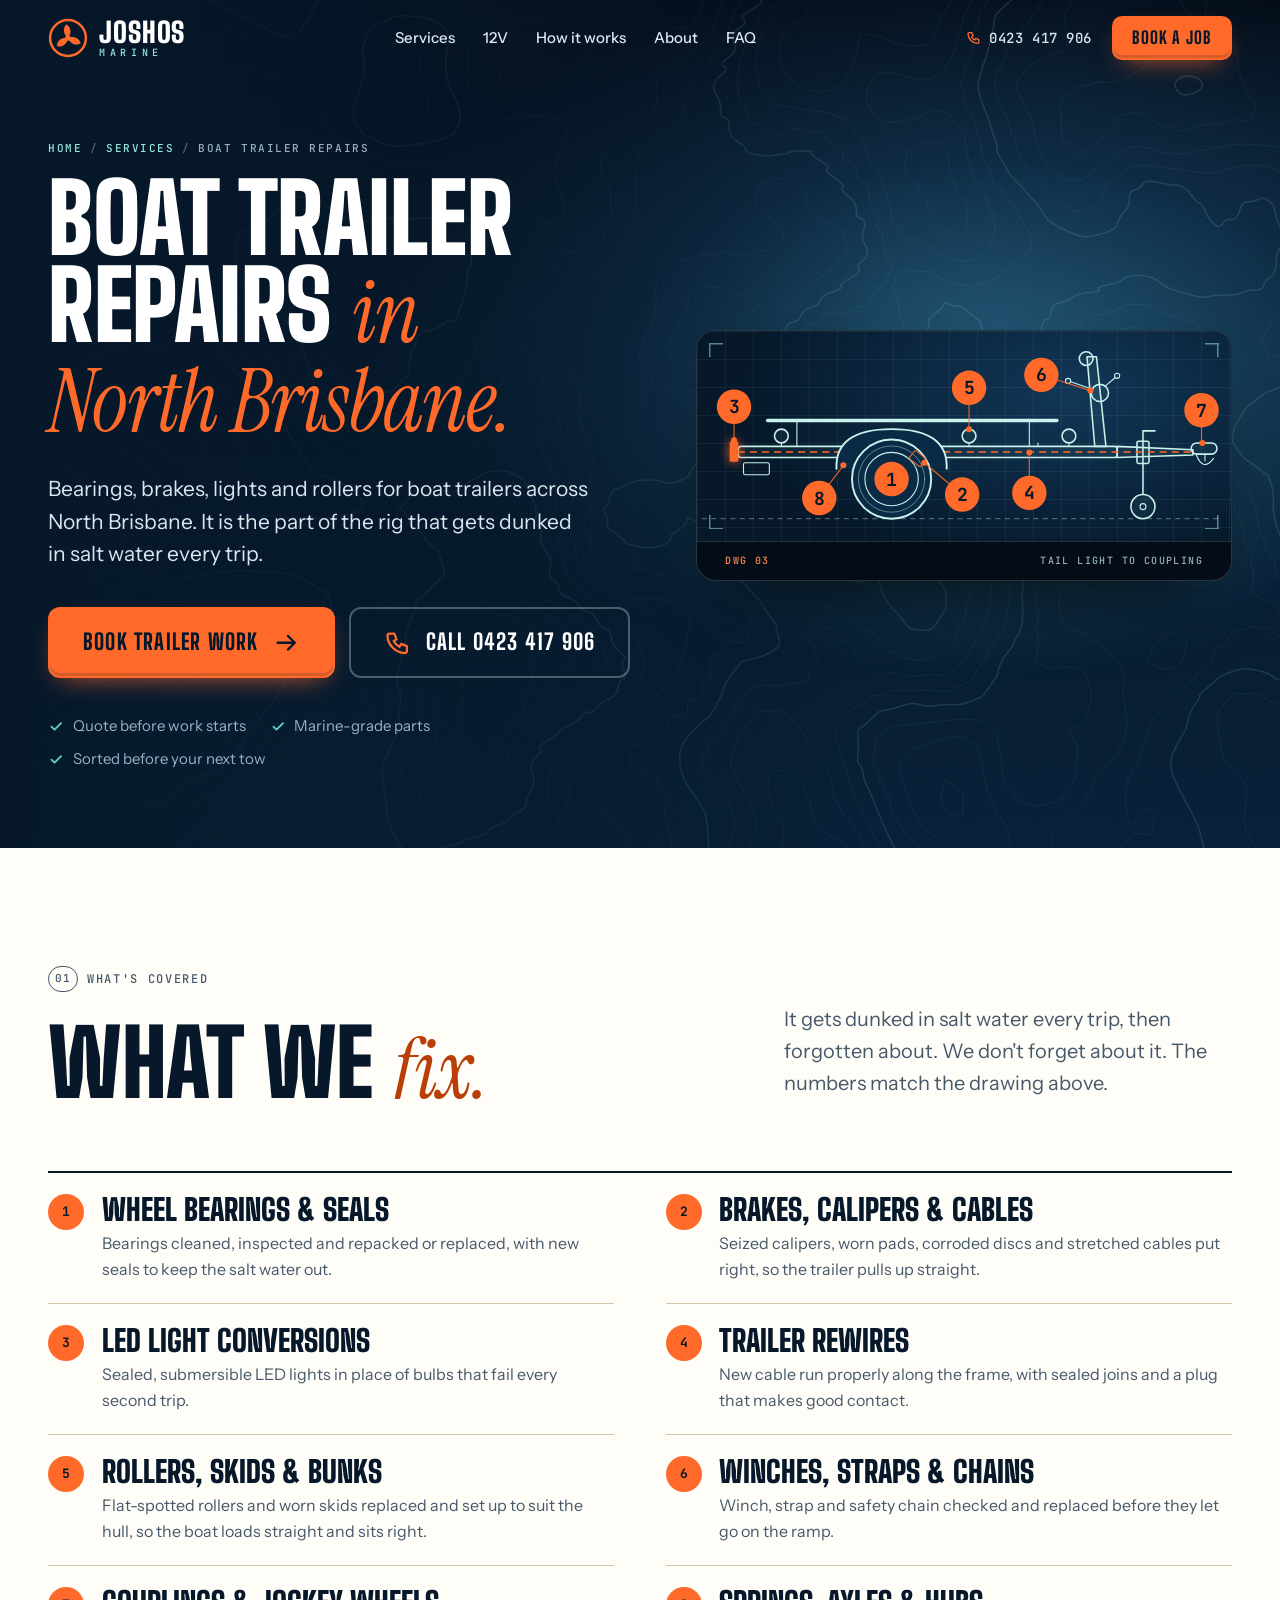
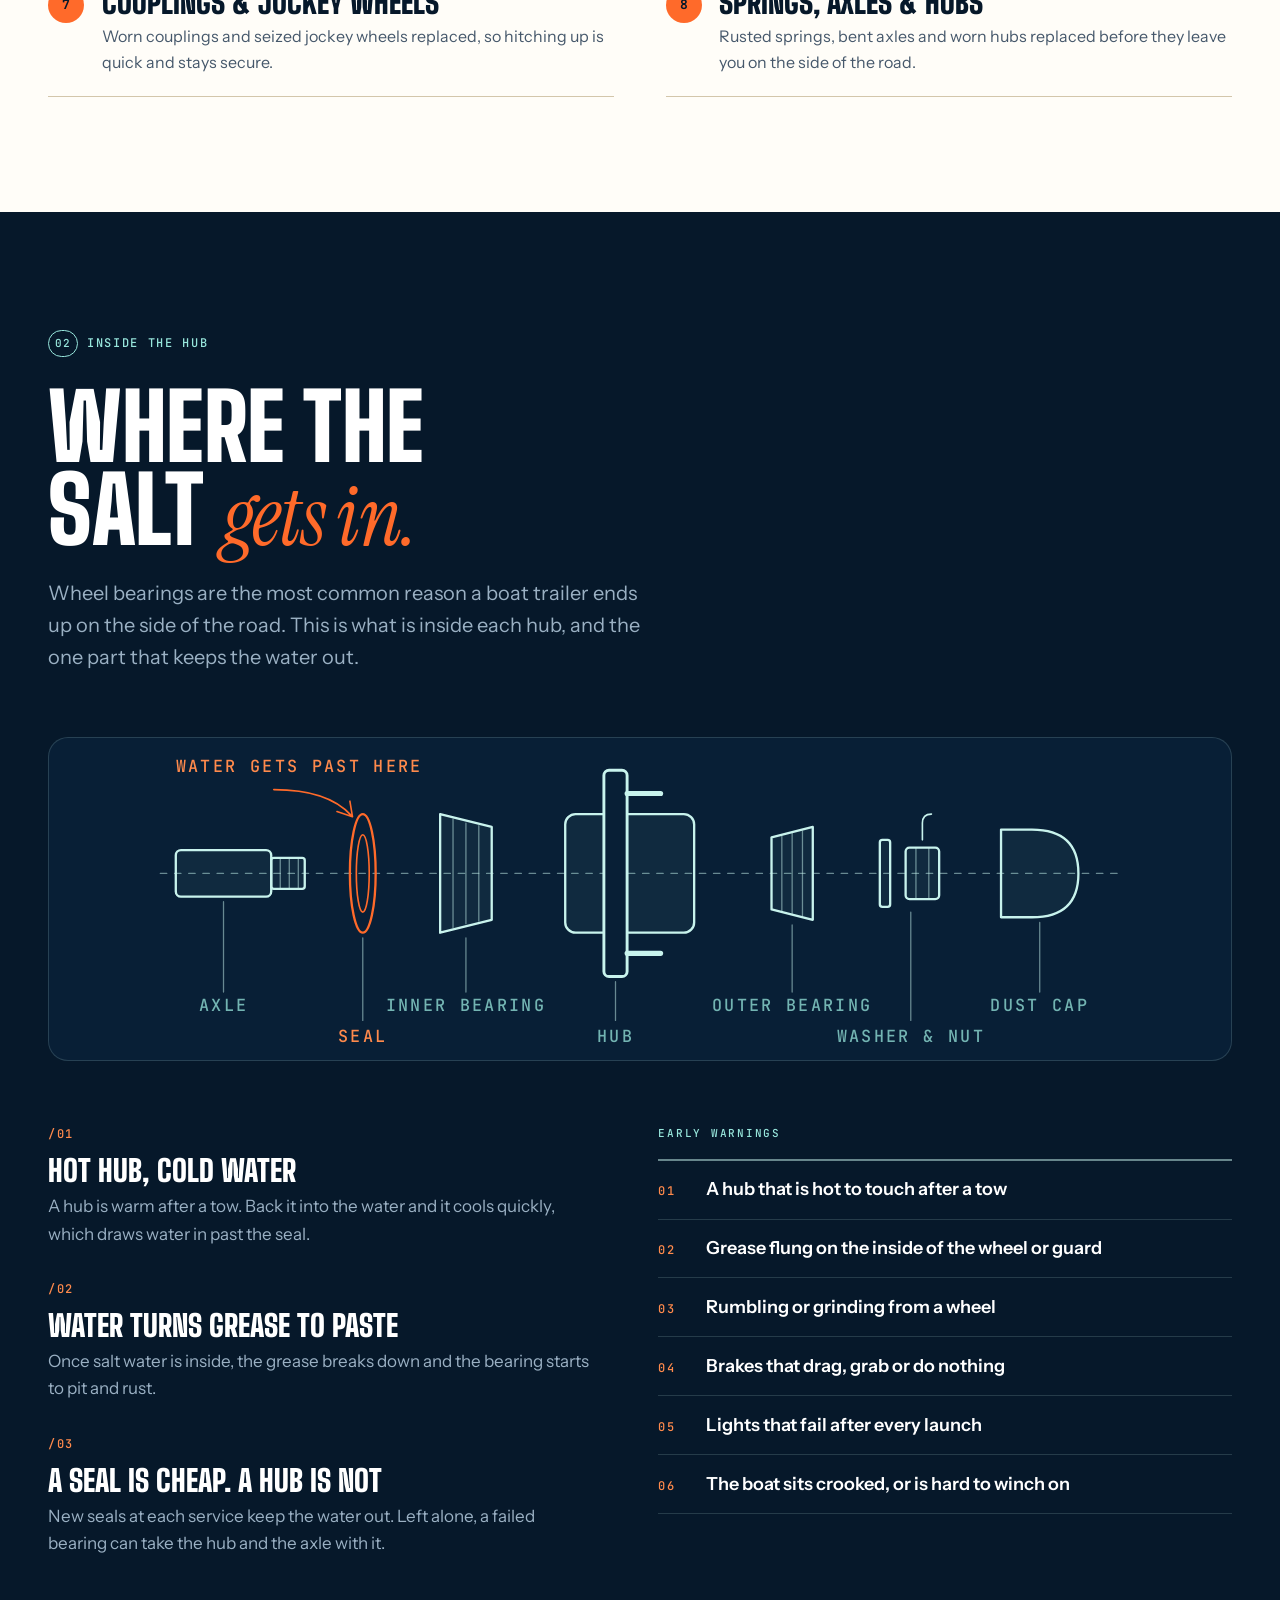
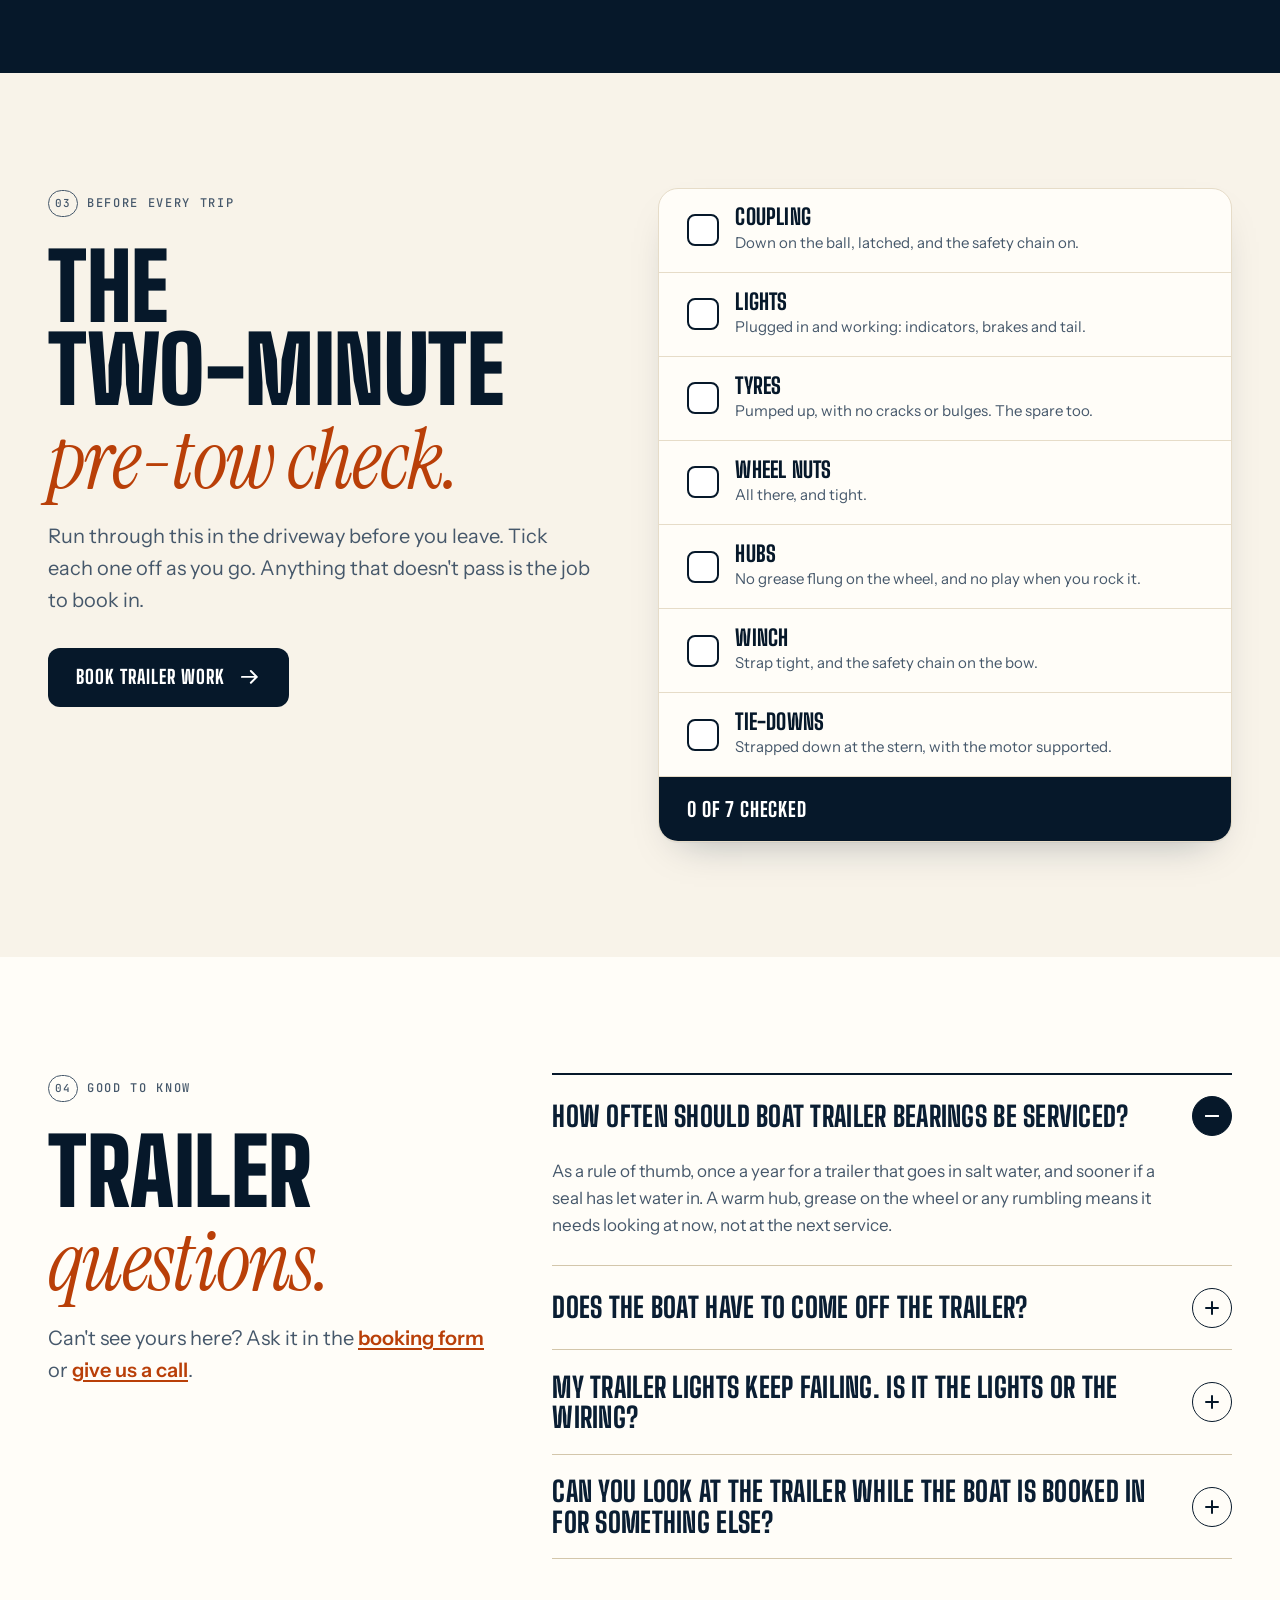
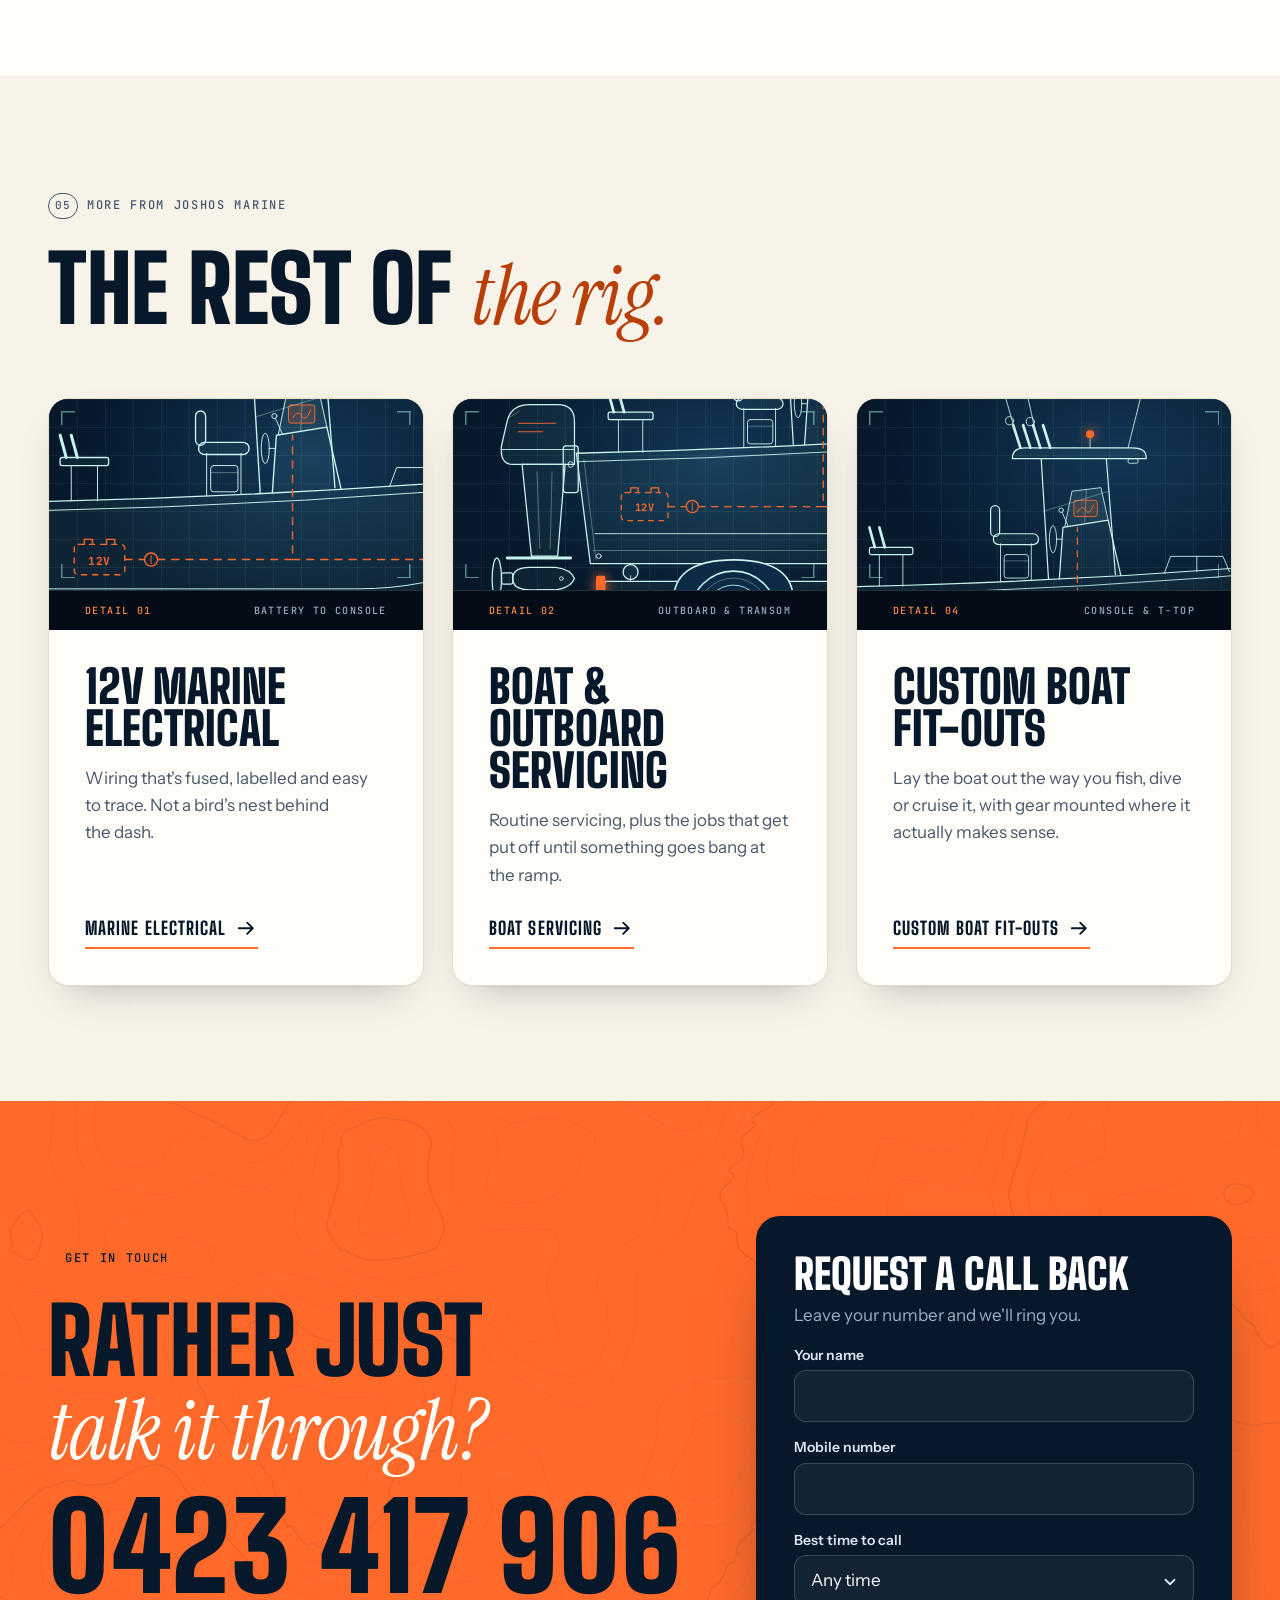
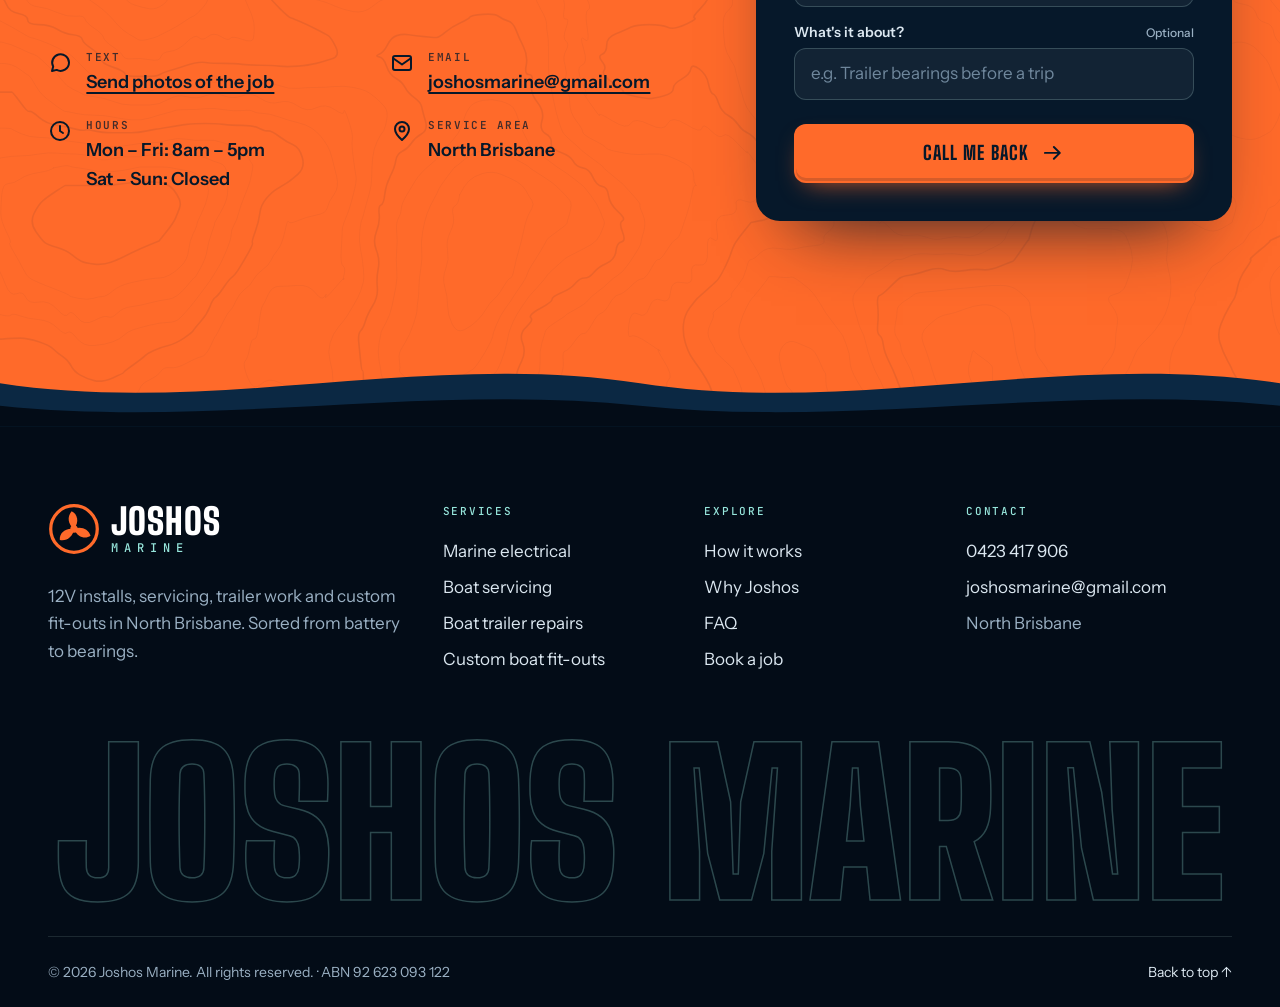
<file: boat-trailer-repairs/index.html>
<!doctype html>
<!-- Generated by tools/build_pages.py from tools/pages/boat-trailer-repairs.html. Edit those, not this file. -->
<html lang="en-AU">
<head>
  <meta charset="utf-8">
  <meta name="viewport" content="width=device-width, initial-scale=1, viewport-fit=cover">
  <title>Boat Trailer Repairs North Brisbane | Joshos Marine</title>
  <meta name="description" content="Boat trailer repairs in North Brisbane: wheel bearings, brakes, LED lights, rewires, rollers, winches, couplings, springs and axles. Call 0423 417 906.">
  <meta name="robots" content="index, follow, max-image-preview:large">
  <meta name="geo.region" content="AU-QLD">
  <meta name="geo.placename" content="North Brisbane">
  <meta name="theme-color" content="#06182a">
  <meta name="format-detection" content="telephone=no">
  <script>
    // Visitors who arrive on the insecure http:// address are moved to https://,
    // but only once the secure address has answered, so nobody is ever sent to a
    // browser warning. (Turning on "Enforce HTTPS" in GitHub Pages does the same
    // job on the server; with that on, this never runs.)
    if (location.protocol === 'http:' && /(^|\.)joshosmarine\.com\.au$/.test(location.hostname) && window.fetch) {
      fetch('https://' + location.host + '/robots.txt', { mode: 'no-cors', cache: 'no-store' })
        .then(function () { location.replace('https://' + location.host + location.pathname + location.search + location.hash); })
        .catch(function () {});
    }
  </script>
  <link rel="canonical" href="https://joshosmarine.com.au/boat-trailer-repairs/">

  <meta property="og:type" content="website">
  <meta property="og:site_name" content="Joshos Marine">
  <meta property="og:title" content="Boat trailer repairs in North Brisbane — Joshos Marine">
  <meta property="og:description" content="Bearings, brakes, lights and rollers for boat trailers across North Brisbane. It is the part of the rig that gets dunked in salt water every trip.">
  <meta property="og:url" content="https://joshosmarine.com.au/boat-trailer-repairs/">
  <meta property="og:image" content="https://joshosmarine.com.au/assets/img/og-image.jpg">
  <meta property="og:image:width" content="1200">
  <meta property="og:image:height" content="630">
  <meta property="og:image:alt" content="Joshos Marine: 12V installs, servicing, trailer work and custom fit-outs">
  <meta property="og:locale" content="en_AU">
  <meta name="twitter:card" content="summary_large_image">

  <script type="application/ld+json" id="page-data">
  {
    "@context": "https://schema.org",
    "@graph": [
      {
        "@type": "Service",
        "@id": "https://joshosmarine.com.au/boat-trailer-repairs/#service",
        "name": "Boat trailer repairs",
        "serviceType": "Boat trailer repairs",
        "description": "Bearings, brakes, lights and rollers for boat trailers across North Brisbane. It is the part of the rig that gets dunked in salt water every trip.",
        "url": "https://joshosmarine.com.au/boat-trailer-repairs/",
        "areaServed": "North Brisbane",
        "provider": {
          "@type": "LocalBusiness",
          "@id": "https://joshosmarine.com.au/#business",
          "name": "Joshos Marine",
          "url": "https://joshosmarine.com.au/"
        }
      },
      {
        "@type": "BreadcrumbList",
        "itemListElement": [
          {
            "@type": "ListItem",
            "position": 1,
            "name": "Home",
            "item": "https://joshosmarine.com.au/"
          },
          {
            "@type": "ListItem",
            "position": 2,
            "name": "Boat trailer repairs",
            "item": "https://joshosmarine.com.au/boat-trailer-repairs/"
          }
        ]
      }
    ]
  }
  </script>

  <link rel="icon" href="../assets/img/favicon.svg" type="image/svg+xml">
  <link rel="apple-touch-icon" href="../assets/img/apple-touch-icon.png">
  <link rel="manifest" href="../site.webmanifest">

  <link rel="preload" href="../assets/fonts/big-shoulders-display-latin-wght-normal.woff2" as="font" type="font/woff2" crossorigin>
  <link rel="preload" href="../assets/fonts/instrument-sans-latin-wght-normal.woff2" as="font" type="font/woff2" crossorigin>
  <link rel="stylesheet" href="../css/styles.css">
  <link rel="stylesheet" href="../css/pages.css">

  <script>
    // Enables scroll animations only when JavaScript is running; if the main
    // script never arrives, the fallback below makes sure nothing stays hidden.
    document.documentElement.classList.add('js');
    setTimeout(function () { if (!window.__jmReady) document.documentElement.classList.remove('js'); }, 3000);
  </script>
  <script src="../js/config.js" defer></script>
  <script src="../js/main.js" defer></script>
  <script src="../js/pages.js" defer></script>
</head>
<body class="page page--boat-trailer-repairs">
  <a class="skip-link" href="#main">Skip to content</a>

  <svg class="svg-defs" width="0" height="0" aria-hidden="true" focusable="false">
    <defs>
      <symbol id="i-arrow" viewBox="0 0 24 24"><path d="M4 12h15M13 6l6 6-6 6"/></symbol>
      <symbol id="i-phone" viewBox="0 0 24 24"><path d="M5 4h4l2 5-2.5 1.5a11 11 0 0 0 5 5L15 13l5 2v4a2 2 0 0 1-2 2A16 16 0 0 1 3 6a2 2 0 0 1 2-2z"/></symbol>
      <symbol id="i-chat" viewBox="0 0 24 24"><path d="M21 11.5a8.4 8.4 0 0 1-12.3 7.4L4 20l1.2-4.4A8.4 8.4 0 1 1 21 11.5z"/></symbol>
      <symbol id="i-mail" viewBox="0 0 24 24"><rect x="3" y="5" width="18" height="14" rx="2"/><path d="m3.5 7.5 8.5 6 8.5-6"/></symbol>
      <symbol id="i-clock" viewBox="0 0 24 24"><circle cx="12" cy="12" r="9"/><path d="M12 7v5l3 2"/></symbol>
      <symbol id="i-pin" viewBox="0 0 24 24"><path d="M12 21s7-6.2 7-11a7 7 0 1 0-14 0c0 4.8 7 11 7 11z"/><circle cx="12" cy="10" r="2.5"/></symbol>
      <symbol id="i-check" viewBox="0 0 24 24"><path d="m5 12.5 4.5 4.5L19 7.5"/></symbol>
      <symbol id="i-calendar" viewBox="0 0 24 24"><rect x="3" y="5" width="18" height="16" rx="2"/><path d="M3 10h18M8 3v4M16 3v4"/></symbol>
      <symbol id="i-bolt" viewBox="0 0 24 24"><path d="M13 2.5 5 13.5h6l-1 8 8-11h-6l1-8z"/></symbol>
      <symbol id="i-spanner" viewBox="0 0 24 24"><path d="M20.5 7.2a4.8 4.8 0 0 1-6.6 4.4l-7 7a1.9 1.9 0 0 1-2.7-2.7l7-7a4.8 4.8 0 0 1 5.9-6.2l-2.9 2.9.6 2.6 2.6.6 2.9-2.9c.1.4.2.8.2 1.3z"/></symbol>
      <symbol id="i-wheel" viewBox="0 0 24 24"><circle cx="12" cy="12" r="9"/><circle cx="12" cy="12" r="2.8"/><path d="M12 3v6.2M12 14.8V21M3 12h6.2M14.8 12H21"/></symbol>
      <symbol id="i-ruler" viewBox="0 0 24 24"><path d="M3.5 16.5 16.5 3.5l4 4-13 13z"/><path d="m7.5 12.5 2 2M10.5 9.5l2 2M13.5 6.5l2 2"/></symbol>
      <symbol id="i-help" viewBox="0 0 24 24"><circle cx="12" cy="12" r="9"/><path d="M9.5 9.5a2.6 2.6 0 1 1 3.8 2.3c-.8.4-1.3 1-1.3 1.9M12 17v.1"/></symbol>
      <symbol id="i-facebook" viewBox="0 0 24 24"><path d="M14 8.5V7c0-.9.4-1.5 1.6-1.5H17V3h-2.3C12.3 3 11 4.6 11 6.8v1.7H9V11h2v10h3V11h2.5l.5-2.5H14z"/></symbol>
      <symbol id="i-instagram" viewBox="0 0 24 24"><rect x="3.5" y="3.5" width="17" height="17" rx="5"/><circle cx="12" cy="12" r="4"/><circle cx="17" cy="7" r=".6"/></symbol>

      <!-- Brand mark: a three-blade prop inside a ring -->
      <symbol id="mark" viewBox="0 0 48 48">
        <circle cx="24" cy="24" r="21.5" fill="none" stroke="currentColor" stroke-width="3"/>
        <g fill="currentColor">
          <path id="blade" d="M24 24c-5.6-4.2-6.6-11.4-2.2-16.4 5.4 2.4 7.4 9.8 2.2 16.4z"/>
          <use href="#blade" transform="rotate(120 24 24)"/>
          <use href="#blade" transform="rotate(240 24 24)"/>
          <circle cx="24" cy="24" r="3.4"/>
        </g>
      </symbol>

      <!-- The rig: boat, outboard and trailer. Drawn once at 960 x 560 and
           referenced by the hero and by each service card as a cropped detail. -->
      <g id="rig">
        <!-- ground + measure -->
        <path class="rg rg--faint rg--dash" d="M28 500H932"/>
        <path class="rg rg--faint" d="M192 524v14M742 524v14M192 531h550"/>
        <text class="rg-text" x="467" y="549" text-anchor="middle">BOW TO BUNG — ALL OF IT</text>

        <!-- boat: hull -->
        <path class="rg rg--body" d="M192 280 207 398H540c100 2 166-58 202-148Q470 274 192 280z"/>
        <path class="rg rg--thin" d="M193 289Q470 283 739 258"/>
        <path class="rg rg--thin" d="M212 366H520c92 0 160-34 204-80"/>
        <path class="rg rg--faint" d="M210 384H498"/>
        <path class="rg rg--faint" d="M200 286l13 108"/>
        <circle class="rg rg--thin" cx="216" cy="390" r="2.5"/>
        <text class="rg-text rg-text--rego" x="588" y="306">JM·12V</text>

        <!-- boat: bow fittings + stowed electric motor -->
        <path class="rg rg--thin" d="M552 265l7-19h58l7 17M588 246v17"/>
        <path class="rg rg--thin" d="M716 250h14M720 250v-5M726 250v-5"/>
        <rect class="rg rg--body" x="684" y="241" width="34" height="8" rx="2"/>
        <path class="rg" d="M648 243 752 237"/>
        <rect class="rg rg--body" x="632" y="235" width="19" height="14" rx="3.5"/>
        <ellipse class="rg rg--body" cx="757" cy="237" rx="13" ry="5.5"/>
        <ellipse class="rg rg--thin" cx="772" cy="237" rx="2.5" ry="9"/>

        <!-- boat: console, screen, wheel, throttle -->
        <path class="rg rg--body" d="M436 271l4-57 50-8 14 61"/>
        <path class="rg rg--glass" d="M490 206l-8-36-32 4-8 39"/>
        <path class="rg rg--faint" d="M466 172l-2 37"/>
        <rect class="rg rg--screen" x="452" y="184" width="26" height="18" rx="2.5"/>
        <path class="rg rg--hot rg--thin" d="M456 197q5-9 9-2t9-6"/>
        <ellipse class="rg rg--thin" cx="429" cy="227" rx="4" ry="15"/>
        <path class="rg rg--thin" d="M433 227h6M446 213l-7-16"/>
        <circle class="rg rg--thin" cx="438" cy="195" r="2.5"/>

        <!-- boat: leaning post + esky -->
        <path class="rg rg--thin" d="M371 274v-42M405 272v-40"/>
        <rect class="rg rg--body" x="363" y="221" width="50" height="12" rx="6"/>
        <rect class="rg rg--body" x="360" y="190" width="10" height="34" rx="5"/>
        <rect class="rg rg--thin" x="375" y="244" width="27" height="26" rx="3"/>
        <path class="rg rg--faint" d="M375 251h27"/>

        <!-- boat: T-top, rocket launchers, rods, aerial, light -->
        <path class="rg" d="M424 271l-8-133M498 266l-10-128"/>
        <path class="rg rg--faint" d="M419 196l72-22"/>
        <path class="rg rg--body" d="M384 138q0-12 14-12h118q16 0 16 10v2z"/>
        <path class="rg rg--tube" d="M393 126l-8-25M404 126l-8-25M415 126l-8-25M426 126l-8-25"/>
        <path class="rg rg--thin" d="M388 110Q374 62 362 20M410 110q-10-46-18-80"/>
        <circle class="rg rg--thin" cx="381" cy="96" r="4.5"/>
        <circle class="rg rg--thin" cx="404" cy="97" r="4.5"/>
        <path class="rg rg--thin" d="M512 126l22-88M470 126v-10"/>
        <circle class="rg rg--lamp" cx="470" cy="111" r="4.5"/>
        <rect class="rg rg--thin" x="512" y="138" width="11" height="5" rx="1.5"/>

        <!-- boat: bait board + rod holders at the stern -->
        <path class="rg rg--thin" d="M237 279v-35M263 279v-35"/>
        <rect class="rg rg--body" x="226" y="236" width="48" height="8" rx="2"/>
        <path class="rg rg--tube" d="M232 236l-6-22M243 236l-6-22"/>

        <!-- 12V: battery, isolator and live cable runs (seen "through" the hull) -->
        <rect class="rg rg--hot rg--dash" x="240" y="322" width="50" height="30" rx="4"/>
        <path class="rg rg--hot" d="M250 322v-5h8v5M272 322v-5h8v5"/>
        <text class="rg-text rg-text--hot" x="265" y="342" text-anchor="middle">12V</text>
        <circle class="rg rg--hot" cx="316" cy="337" r="6.5"/>
        <path class="rg rg--hot rg--thin" d="M316 333v8"/>
        <path class="rg rg--hot rg--flow" d="M290 337h19.5M322.5 337H456V214"/>
        <path class="rg rg--hot rg--flow" d="M456 337h212v-88"/>

        <!-- outboard -->
        <rect class="rg rg--body" x="178" y="272" width="16" height="50" rx="3"/>
        <circle class="rg rg--thin" cx="186" cy="292" r="3"/>
        <path class="rg rg--body" d="M124 292q-14 0-12-20l6-26q4-18 24-18h30q18 0 18 18v46z"/>
        <path class="rg rg--thin" d="M113 276h77"/>
        <path class="rg rg--hot rg--thin" d="M130 248h40M130 257h26"/>
        <path class="rg rg--faint" d="M120 242l11-7"/>
        <path class="rg rg--body" d="M134 292h46l-8 98h-28z"/>
        <path class="rg rg--faint" d="M150 300l3 82M166 300l-2 82"/>
        <path class="rg rg--tube" d="M118 392h68"/>
        <path class="rg rg--body" d="M124 414q0-12 18-12h28q16 2 20 12-4 10-20 12h-28q-18 0-18-12z"/>
        <rect class="rg rg--body" x="112" y="408" width="12" height="12" rx="2"/>
        <ellipse class="rg rg--body" cx="107" cy="414" rx="5" ry="22"/>
        <path class="rg rg--body" d="M150 426l-4 26 22-26z"/>
        <circle class="rg rg--thin" cx="176" cy="414" r="2"/>

        <!-- trailer: frame, drawbar, coupling -->
        <rect class="rg rg--body" x="222" y="417" width="566" height="13" rx="3"/>
        <path class="rg rg--body" d="M788 417l64 3v7l-64 3z"/>
        <rect class="rg rg--body" x="850" y="412" width="28" height="13" rx="6.5"/>
        <path class="rg rg--thin" d="M866 425v8"/>
        <rect class="rg rg--lamp" x="213" y="411" width="10" height="24" rx="2"/>
        <!-- trailer: rollers -->
        <path class="rg rg--thin" d="M250 417v-6M480 417v-6M560 417v-6M640 417v-29"/>
        <circle class="rg rg--body" cx="250" cy="407" r="8"/>
        <circle class="rg rg--body" cx="480" cy="407" r="8"/>
        <circle class="rg rg--body" cx="560" cy="407" r="8"/>
        <circle class="rg rg--body" cx="640" cy="381" r="7.5"/>
        <!-- trailer: winch post, winch, bow roller, strap -->
        <path class="rg rg--body" d="M737 417l-9-117h11l11 117z"/>
        <circle class="rg rg--body" cx="727" cy="301" r="8"/>
        <circle class="rg rg--body" cx="745" cy="340" r="10"/>
        <path class="rg rg--thin" d="M751 332l12-10M737 335l-31-16"/>
        <circle class="rg rg--thin" cx="765" cy="320" r="3"/>
        <!-- trailer: jockey wheel -->
        <path class="rg" d="M772 396v74M772 396h15"/>
        <rect class="rg rg--body" x="765" y="410" width="14" height="26" rx="2"/>
        <circle class="rg rg--body" cx="772" cy="484" r="14"/>
        <circle class="rg rg--thin" cx="772" cy="484" r="3.5"/>
        <!-- trailer: mudguard, tyre, rim, hub -->
        <path class="rg rg--solid" d="M296 440q-2-46 64-46t64 46"/>
        <circle class="rg rg--solid" cx="360" cy="452" r="46"/>
        <circle class="rg rg--thin" cx="360" cy="452" r="31"/>
        <circle class="rg rg--faint" cx="360" cy="452" r="38.5"/>
        <circle class="rg rg--hub" cx="360" cy="452" r="11"/>
        <g class="rg rg--lug">
          <circle cx="360" cy="432" r="2.3"/><circle cx="379" cy="445.8" r="2.3"/><circle cx="371.8" cy="468.2" r="2.3"/><circle cx="348.2" cy="468.2" r="2.3"/><circle cx="341" cy="445.8" r="2.3"/>
        </g>
      </g>
    </defs>
  </svg>

  <header class="site-header" data-header>
    <div class="container site-header__inner">
      <a class="brand" href="../" aria-label="Joshos Marine — home">
        <svg class="brand__mark" aria-hidden="true"><use href="#mark"/></svg>
        <span class="brand__text">
          <span class="brand__name">Joshos</span>
          <span class="brand__sub">Marine</span>
        </span>
      </a>

      <nav class="nav" aria-label="Primary">
        <ul>
          <li><a href="../#services">Services</a></li>
          <li><a href="../#electrical">12V</a></li>
          <li><a href="../#process">How it works</a></li>
          <li><a href="../#about">About</a></li>
          <li><a href="../#faq">FAQ</a></li>
        </ul>
      </nav>

      <div class="site-header__actions">
        <a class="header-phone" href="tel:+61423417906" data-tel>
          <svg class="icon" aria-hidden="true"><use href="#i-phone"/></svg>
          <span data-phone>0423 417 906</span>
        </a>
        <a class="header-call" href="tel:+61423417906" data-tel aria-label="Call Joshos Marine">
          <svg class="icon" aria-hidden="true"><use href="#i-phone"/></svg>
        </a>
        <a class="btn btn--primary btn--sm header-book" href="../?book=Trailer%20work#booking">Book a job</a>
        <button class="nav-toggle" type="button" aria-expanded="false" aria-controls="mobile-menu" data-nav-toggle>
          <span class="nav-toggle__bars" aria-hidden="true"><span></span><span></span><span></span></span>
          <span class="visually-hidden" data-nav-toggle-label>Open menu</span>
        </button>
      </div>
    </div>
  </header>

  <div class="mobile-menu" id="mobile-menu" data-mobile-menu hidden>
    <nav class="mobile-menu__nav" aria-label="Mobile">
      <ul>
        <li><a href="../#services"><span>01</span>Services</a></li>
        <li><a href="../#electrical"><span>02</span>12V installs</a></li>
        <li><a href="../#process"><span>03</span>How it works</a></li>
        <li><a href="../#about"><span>04</span>About</a></li>
        <li><a href="../#faq"><span>05</span>FAQ</a></li>
        <li><a href="../#contact"><span>06</span>Contact</a></li>
      </ul>
    </nav>
    <div class="mobile-menu__foot">
      <a class="btn btn--primary btn--block" href="../?book=Trailer%20work#booking">Book a job <svg class="icon" aria-hidden="true"><use href="#i-arrow"/></svg></a>
      <a class="btn btn--ghost btn--block" href="tel:+61423417906" data-tel>
        <svg class="icon" aria-hidden="true"><use href="#i-phone"/></svg>
        <span data-phone>0423 417 906</span>
      </a>
    </div>
  </div>

  <main id="main">

    <!-- ==================================================================
         Boat trailer repairs: page header with a labelled trailer
         ================================================================== -->
    <section class="hero page-hero" id="top">
      <div class="hero__bg" aria-hidden="true">
        <div class="contours"></div>
        <div class="hero__glow"></div>
        <div class="grain"></div>
      </div>

      <div class="container page-hero__grid">
        <div class="page-hero__copy">
          <nav class="crumbs" aria-label="Breadcrumb" data-reveal>
            <ol>
              <li><a href="../">Home</a></li>
              <li><a href="../#services">Services</a></li>
              <li aria-current="page">Boat trailer repairs</li>
            </ol>
          </nav>

          <h1 class="display display--light page-hero__title" data-reveal style="--d:.06s">Boat trailer repairs <em>in North Brisbane.</em></h1>

          <p class="hero__lede" data-reveal style="--d:.14s">
            Bearings, brakes, lights and rollers for boat trailers across North Brisbane.
            It is the part of the rig that gets dunked in salt water every trip.
          </p>

          <div class="hero__cta" data-reveal style="--d:.22s">
            <a class="btn btn--primary btn--lg" href="../?book=Trailer%20work#booking">Book trailer work <svg class="icon" aria-hidden="true"><use href="#i-arrow"/></svg></a>
            <a class="btn btn--ghost btn--lg page-hero__call" href="tel:+61423417906" data-tel>
              <svg class="icon" aria-hidden="true"><use href="#i-phone"/></svg>
              <span>Call <span data-phone>0423 417 906</span></span>
            </a>
          </div>

          <ul class="hero__points" data-reveal style="--d:.3s">
            <li><svg class="icon" aria-hidden="true"><use href="#i-check"/></svg>Quote before work starts</li>
            <li><svg class="icon" aria-hidden="true"><use href="#i-check"/></svg>Marine-grade parts</li>
            <li><svg class="icon" aria-hidden="true"><use href="#i-check"/></svg>Sorted before your next tow</li>
          </ul>
        </div>

        <div class="page-hero__art" data-reveal style="--d:.2s">
          <div class="plate">
            <div class="plate__view">
              <svg viewBox="14 44 620 244" role="img" aria-labelledby="tr-title">
                <title id="tr-title">Side view of an empty boat trailer with eight numbered parts, from the tail light to the coupling</title>

                <path class="rg rg--faint rg--dash" d="M20 262H620"/>

                <!-- frame, drawbar, coupling and safety chain -->
                <rect class="rg rg--body" x="62" y="178" width="440" height="13" rx="3"/>
                <path class="rg rg--body" d="M502 178l88 4v6l-88 3z"/>
                <rect class="rg rg--body" x="588" y="174" width="30" height="13" rx="6.5"/>
                <path class="rg rg--thin" d="M604 187v8M594 188q8 20 20 4"/>

                <!-- skid, stanchions and keel rollers -->
                <path class="rg rg--thin" d="M130 178v-28M400 178v-28M112 178v-4M330 178v-4M410 178v-4"/>
                <path class="rg rg--tube" d="M96 148H432"/>
                <circle class="rg rg--body" cx="112" cy="166" r="8"/>
                <circle class="rg rg--body" cx="330" cy="166" r="8"/>
                <circle class="rg rg--body" cx="446" cy="166" r="8"/>
                <path class="rg rg--thin" d="M446 178v-4"/>

                <!-- winch post, bow roller, winch and strap -->
                <path class="rg rg--body" d="M476 178l-9-104h11l11 104z"/>
                <circle class="rg rg--body" cx="466" cy="76" r="8"/>
                <circle class="rg rg--body" cx="482" cy="116" r="10"/>
                <path class="rg rg--thin" d="M488 108l12-10M474 112l-26-9"/>
                <circle class="rg rg--thin" cx="502" cy="96" r="3"/>
                <circle class="rg rg--thin" cx="445" cy="102" r="3"/>

                <!-- jockey wheel -->
                <path class="rg" d="M532 160v74M532 160h14"/>
                <rect class="rg rg--body" x="525" y="172" width="14" height="26" rx="2"/>
                <circle class="rg rg--body" cx="532" cy="248" r="14"/>
                <circle class="rg rg--thin" cx="532" cy="248" r="3.5"/>

                <!-- tail light, number plate and the wiring that runs the length of the frame -->
                <rect class="rg rg--lamp" x="52" y="172" width="10" height="24" rx="2"/>
                <rect class="rg rg--thin" x="68" y="197" width="30" height="14" rx="2"/>
                <path class="rg rg--hot rg--flow" d="M62 184.5H588"/>

                <!-- spring, mudguard, tyre, rim, hub and brake caliper -->
                <path class="rg rg--thin" d="M182 198q58 30 116 0"/>
                <circle class="rg rg--thin" cx="182" cy="198" r="3"/>
                <circle class="rg rg--thin" cx="298" cy="198" r="3"/>
                <path class="rg rg--solid" d="M176 204q-2-46 64-46t64 46"/>
                <circle class="rg rg--solid" cx="240" cy="216" r="46"/>
                <circle class="rg rg--thin" cx="240" cy="216" r="31"/>
                <circle class="rg rg--faint" cx="240" cy="216" r="38.5"/>
                <rect class="rg rg--hot rg--thin" x="262" y="186" width="17" height="12" rx="2" transform="rotate(38 270 192)"/>

                <!-- numbered parts -->
                <path class="mk-lead" d="M310 224L278 197"/><circle class="mk-end" cx="278" cy="197" r="3.5"/>
                <path class="mk-lead" d="M57 149V170"/><circle class="mk-end" cx="57" cy="171" r="3.5"/>
                <path class="mk-lead" d="M400 216V187"/><circle class="mk-end" cx="400" cy="185" r="3.5"/>
                <path class="mk-lead" d="M330 127V156"/><circle class="mk-end" cx="330" cy="158" r="3.5"/>
                <path class="mk-lead" d="M430 100L470 113"/><circle class="mk-end" cx="471" cy="113" r="3.5"/>
                <path class="mk-lead" d="M600 153V172"/><circle class="mk-end" cx="601" cy="174" r="3.5"/>
                <path class="mk-lead" d="M166 224L184 200"/><circle class="mk-end" cx="184" cy="200" r="3.5"/>
                <circle class="mk-dot mk-dot--lg" cx="240" cy="216" r="20"/><text class="mk-num mk-num--lg" x="240" y="216">1</text>
                <circle class="mk-dot mk-dot--lg" cx="322" cy="234" r="20"/><text class="mk-num mk-num--lg" x="322" y="234">2</text>
                <circle class="mk-dot mk-dot--lg" cx="57" cy="132" r="20"/><text class="mk-num mk-num--lg" x="57" y="132">3</text>
                <circle class="mk-dot mk-dot--lg" cx="400" cy="232" r="20"/><text class="mk-num mk-num--lg" x="400" y="232">4</text>
                <circle class="mk-dot mk-dot--lg" cx="330" cy="110" r="20"/><text class="mk-num mk-num--lg" x="330" y="110">5</text>
                <circle class="mk-dot mk-dot--lg" cx="414" cy="95" r="20"/><text class="mk-num mk-num--lg" x="414" y="95">6</text>
                <circle class="mk-dot mk-dot--lg" cx="600" cy="136" r="20"/><text class="mk-num mk-num--lg" x="600" y="136">7</text>
                <circle class="mk-dot mk-dot--lg" cx="156" cy="238" r="20"/><text class="mk-num mk-num--lg" x="156" y="238">8</text>
              </svg>
            </div>
            <p class="plate__cap"><b>Dwg 03</b><span>Tail light to coupling</span></p>
          </div>
        </div>
      </div>
    </section>

    <!-- ==================================================================
         What we fix, numbered to match the drawing
         ================================================================== -->
    <section class="section section--paper" id="included">
      <div class="container">
        <header class="section-head section-head--split">
          <div>
            <p class="eyebrow" data-reveal><span class="eyebrow__num">01</span>What's covered</p>
            <h2 class="display" data-reveal>What we <em>fix.</em></h2>
          </div>
          <p class="section-head__lede" data-reveal>
            It gets dunked in salt water every trip, then forgotten about. We don't forget about it.
            The numbers match the drawing above.
          </p>
        </header>

        <ol class="legend" data-reveal>
          <li>
            <span class="legend__n" aria-hidden="true">1</span>
            <div><h3>Wheel bearings &amp; seals</h3><p>Bearings cleaned, inspected and repacked or replaced, with new seals to keep the salt water out.</p></div>
          </li>
          <li>
            <span class="legend__n" aria-hidden="true">2</span>
            <div><h3>Brakes, calipers &amp; cables</h3><p>Seized calipers, worn pads, corroded discs and stretched cables put right, so the trailer pulls up straight.</p></div>
          </li>
          <li>
            <span class="legend__n" aria-hidden="true">3</span>
            <div><h3>LED light conversions</h3><p>Sealed, submersible LED lights in place of bulbs that fail every second trip.</p></div>
          </li>
          <li>
            <span class="legend__n" aria-hidden="true">4</span>
            <div><h3>Trailer rewires</h3><p>New cable run properly along the frame, with sealed joins and a plug that makes good contact.</p></div>
          </li>
          <li>
            <span class="legend__n" aria-hidden="true">5</span>
            <div><h3>Rollers, skids &amp; bunks</h3><p>Flat-spotted rollers and worn skids replaced and set up to suit the hull, so the boat loads straight and sits right.</p></div>
          </li>
          <li>
            <span class="legend__n" aria-hidden="true">6</span>
            <div><h3>Winches, straps &amp; chains</h3><p>Winch, strap and safety chain checked and replaced before they let go on the ramp.</p></div>
          </li>
          <li>
            <span class="legend__n" aria-hidden="true">7</span>
            <div><h3>Couplings &amp; jockey wheels</h3><p>Worn couplings and seized jockey wheels replaced, so hitching up is quick and stays secure.</p></div>
          </li>
          <li>
            <span class="legend__n" aria-hidden="true">8</span>
            <div><h3>Springs, axles &amp; hubs</h3><p>Rusted springs, bent axles and worn hubs replaced before they leave you on the side of the road.</p></div>
          </li>
        </ol>
      </div>
    </section>

    <!-- ==================================================================
         Inside a wheel hub
         ================================================================== -->
    <section class="section section--ink" id="bearings">
      <div class="container">
        <header class="section-head">
          <p class="eyebrow eyebrow--light" data-reveal><span class="eyebrow__num">02</span>Inside the hub</p>
          <h2 class="display display--light" data-reveal>Where the salt <em>gets in.</em></h2>
          <p class="section-head__lede section-head__lede--light" data-reveal>
            Wheel bearings are the most common reason a boat trailer ends up on the side of the road.
            This is what is inside each hub, and the one part that keeps the water out.
          </p>
        </header>

        <div class="exploded" data-reveal>
          <div class="exploded__scroll" tabindex="0" role="group" aria-label="Exploded view of a trailer wheel hub. Scroll sideways to see all of it.">
            <svg viewBox="0 0 760 250" role="img" aria-labelledby="hub-title">
              <title id="hub-title">The parts of a trailer wheel hub laid out in order: axle, seal, inner bearing, hub, outer bearing, washer and nut, dust cap</title>
              <path class="rg rg--faint rg--dash" d="M8 105H752"/>

              <rect class="rg rg--body" x="20" y="87" width="74" height="36" rx="4"/>
              <rect class="rg rg--body" x="94" y="93" width="26" height="24" rx="2"/>
              <path class="rg rg--faint" d="M101 93v24M108 93v24M115 93v24"/>

              <ellipse class="rg rg--hot" cx="165" cy="105" rx="10" ry="46"/>
              <ellipse class="rg rg--hot rg--thin" cx="165" cy="105" rx="5" ry="30"/>

              <path class="rg rg--body" d="M225 59l40 10v72l-40 10z"/>
              <path class="rg rg--faint" d="M235 63v84M245 66v78M255 68v74"/>

              <rect class="rg rg--body" x="322" y="59" width="100" height="92" rx="8"/>
              <rect class="rg rg--solid" x="352" y="25" width="18" height="160" rx="4"/>
              <path class="rg rg--tube" d="M370 43h26M370 167h26"/>

              <path class="rg rg--body" d="M482 77l32-8v72l-32-8z"/>
              <path class="rg rg--faint" d="M490 76v58M498 74v62M506 72v66"/>

              <rect class="rg rg--body" x="566" y="79" width="8" height="52" rx="2"/>
              <rect class="rg rg--body" x="586" y="85" width="26" height="40" rx="3"/>
              <path class="rg rg--faint" d="M594 85v40M604 85v40"/>
              <path class="rg rg--thin" d="M599 79v-13q0-7 7-7"/>

              <path class="rg rg--body" d="M660 71h24q36 0 36 34t-36 34h-24z"/>

              <!-- where water gets past -->
              <path class="rg rg--hot rg--thin" d="M96 40q42 0 60 20M145 57l12 4-2-12"/>
              <text class="dwg-label dwg-label--hot" x="20" y="26">WATER GETS PAST HERE</text>

              <path class="rg rg--faint" d="M57 127v70M165 155v64M245 155v42M361 189v30M498 145v52M590 135v84M690 143v54"/>
              <text class="dwg-label dwg-label--mid" x="57" y="212">AXLE</text>
              <text class="dwg-label dwg-label--mid dwg-label--hot" x="165" y="236">SEAL</text>
              <text class="dwg-label dwg-label--mid" x="245" y="212">INNER BEARING</text>
              <text class="dwg-label dwg-label--mid" x="361" y="236">HUB</text>
              <text class="dwg-label dwg-label--mid" x="498" y="212">OUTER BEARING</text>
              <text class="dwg-label dwg-label--mid" x="590" y="236">WASHER &amp; NUT</text>
              <text class="dwg-label dwg-label--mid" x="690" y="212">DUST CAP</text>
            </svg>
          </div>
          <p class="exploded__hint" aria-hidden="true">Swipe sideways to see the whole hub →</p>
        </div>

        <div class="split hub-notes">
          <ul class="facts">
            <li data-reveal>
              <b aria-hidden="true">/01</b>
              <h3>Hot hub, cold water</h3>
              <p>A hub is warm after a tow. Back it into the water and it cools quickly, which draws water in past the seal.</p>
            </li>
            <li data-reveal style="--d:.07s">
              <b aria-hidden="true">/02</b>
              <h3>Water turns grease to paste</h3>
              <p>Once salt water is inside, the grease breaks down and the bearing starts to pit and rust.</p>
            </li>
            <li data-reveal style="--d:.14s">
              <b aria-hidden="true">/03</b>
              <h3>A seal is cheap. A hub is not</h3>
              <p>New seals at each service keep the water out. Left alone, a failed bearing can take the hub and the axle with it.</p>
            </li>
          </ul>

          <div data-reveal style="--d:.1s">
            <h3 class="hub-notes__title">Early warnings</h3>
            <ul class="signs signs--light">
              <li><b aria-hidden="true">01</b><span>A hub that is hot to touch after a tow</span></li>
              <li><b aria-hidden="true">02</b><span>Grease flung on the inside of the wheel or guard</span></li>
              <li><b aria-hidden="true">03</b><span>Rumbling or grinding from a wheel</span></li>
              <li><b aria-hidden="true">04</b><span>Brakes that drag, grab or do nothing</span></li>
              <li><b aria-hidden="true">05</b><span>Lights that fail after every launch</span></li>
              <li><b aria-hidden="true">06</b><span>The boat sits crooked, or is hard to winch on</span></li>
            </ul>
          </div>
        </div>
      </div>
    </section>

    <!-- ==================================================================
         The pre-tow check
         ================================================================== -->
    <section class="section section--sand" id="pre-tow">
      <div class="container split">
        <div class="split__copy">
          <p class="eyebrow" data-reveal><span class="eyebrow__num">03</span>Before every trip</p>
          <h2 class="display" data-reveal>The <span class="nb">two-minute</span> <em><span class="nb">pre-tow</span> check.</em></h2>
          <p class="section-head__lede" data-reveal>
            Run through this in the driveway before you leave. Tick each one off as you go.
            Anything that doesn't pass is the job to book in.
          </p>
          <a class="btn btn--dark" href="../?book=Trailer%20work#booking" data-reveal>Book trailer work <svg class="icon" aria-hidden="true"><use href="#i-arrow"/></svg></a>
        </div>

        <div class="pretow" data-pretow data-reveal style="--d:.1s">
          <ul>
            <li><label class="pretow__item"><input type="checkbox"><span class="pretow__box" aria-hidden="true"></span><span class="pretow__text"><b>Coupling</b><span>Down on the ball, latched, and the safety chain on.</span></span></label></li>
            <li><label class="pretow__item"><input type="checkbox"><span class="pretow__box" aria-hidden="true"></span><span class="pretow__text"><b>Lights</b><span>Plugged in and working: indicators, brakes and tail.</span></span></label></li>
            <li><label class="pretow__item"><input type="checkbox"><span class="pretow__box" aria-hidden="true"></span><span class="pretow__text"><b>Tyres</b><span>Pumped up, with no cracks or bulges. The spare too.</span></span></label></li>
            <li><label class="pretow__item"><input type="checkbox"><span class="pretow__box" aria-hidden="true"></span><span class="pretow__text"><b>Wheel nuts</b><span>All there, and tight.</span></span></label></li>
            <li><label class="pretow__item"><input type="checkbox"><span class="pretow__box" aria-hidden="true"></span><span class="pretow__text"><b>Hubs</b><span>No grease flung on the wheel, and no play when you rock it.</span></span></label></li>
            <li><label class="pretow__item"><input type="checkbox"><span class="pretow__box" aria-hidden="true"></span><span class="pretow__text"><b>Winch</b><span>Strap tight, and the safety chain on the bow.</span></span></label></li>
            <li><label class="pretow__item"><input type="checkbox"><span class="pretow__box" aria-hidden="true"></span><span class="pretow__text"><b>Tie-downs</b><span>Strapped down at the stern, with the motor supported.</span></span></label></li>
          </ul>
          <p class="pretow__status">
            <span data-pretow-status aria-live="polite">Seven things to check</span>
            <button class="pretow__reset" type="button" data-pretow-reset hidden>Start again</button>
          </p>
        </div>
      </div>
    </section>

    <!-- ==================================================================
         Questions
         ================================================================== -->
    <section class="section section--paper" id="faq">
      <div class="container faq__grid">
        <header class="section-head faq__head">
          <p class="eyebrow" data-reveal><span class="eyebrow__num">04</span>Good to know</p>
          <h2 class="display" data-reveal>Trailer <em>questions.</em></h2>
          <p class="section-head__lede" data-reveal>
            Can't see yours here? Ask it in the <a href="../?book=Trailer%20work#booking">booking form</a> or
            <a href="#contact">give us a call</a>.
          </p>
        </header>

        <div class="faq" data-reveal itemscope itemtype="https://schema.org/FAQPage">
          <details class="faq__item" name="faq" open itemscope itemprop="mainEntity" itemtype="https://schema.org/Question">
            <summary><span itemprop="name">How often should boat trailer bearings be serviced?</span><i aria-hidden="true"></i></summary>
            <div class="faq__a" itemscope itemprop="acceptedAnswer" itemtype="https://schema.org/Answer"><p itemprop="text">As a rule of thumb, once a year for a trailer that goes in salt water, and sooner if a seal has let water in. A warm hub, grease on the wheel or any rumbling means it needs looking at now, not at the next service.</p></div>
          </details>
          <details class="faq__item" name="faq" itemscope itemprop="mainEntity" itemtype="https://schema.org/Question">
            <summary><span itemprop="name">Does the boat have to come off the trailer?</span><i aria-hidden="true"></i></summary>
            <div class="faq__a" itemscope itemprop="acceptedAnswer" itemtype="https://schema.org/Answer"><p itemprop="text">For most jobs, no. Bearings, brakes, lights and couplings can be done with the boat on. Roller and bunk work can need the boat off, and we will tell you when you book.</p></div>
          </details>
          <details class="faq__item" name="faq" itemscope itemprop="mainEntity" itemtype="https://schema.org/Question">
            <summary><span itemprop="name">My trailer lights keep failing. Is it the lights or the wiring?</span><i aria-hidden="true"></i></summary>
            <div class="faq__a" itemscope itemprop="acceptedAnswer" itemtype="https://schema.org/Answer"><p itemprop="text">Often both. Bulb-type lights let water in and corrode, and old joins along the frame break down in salt. We test what is there first and quote from that. A sealed LED set and a proper rewire is usually the lasting fix.</p></div>
          </details>
          <details class="faq__item" name="faq" itemscope itemprop="mainEntity" itemtype="https://schema.org/Question">
            <summary><span itemprop="name">Can you look at the trailer while the boat is booked in for something else?</span><i aria-hidden="true"></i></summary>
            <div class="faq__a" itemscope itemprop="acceptedAnswer" itemtype="https://schema.org/Answer"><p itemprop="text">Yes. It usually makes sense to check bearings, brakes and lights in the same booking as a service or an install.</p></div>
          </details>
        </div>
      </div>
    </section>

    <!-- ==================================================================
         The other services
         ================================================================== -->
    <section class="section section--sand" id="more">
      <div class="container">
        <header class="section-head">
          <p class="eyebrow" data-reveal><span class="eyebrow__num">05</span>More from Joshos Marine</p>
          <h2 class="display" data-reveal>The rest of <em>the rig.</em></h2>
        </header>

        <div class="svc-grid svc-grid--three">
          <article class="svc svc--link" data-reveal style="--d:0.00s">
            <div class="svc__art" aria-hidden="true">
              <div class="svc__view"><svg viewBox="215 178 370 190" preserveAspectRatio="xMidYMid slice"><use href="#rig"/></svg></div>
              <p class="svc__tag"><b>Detail 01</b><span>Battery to console</span></p>
            </div>
            <div class="svc__body">
              <h3 class="svc__title"><a href="../marine-electrical/">12V marine electrical</a></h3>
              <p class="svc__lede">Wiring that&#x27;s fused, labelled and easy to trace. Not a bird&#x27;s nest behind the dash.</p>
              <a class="link-arrow" href="../marine-electrical/">Marine electrical <svg class="icon" aria-hidden="true"><use href="#i-arrow"/></svg></a>
            </div>
          </article>
          <article class="svc svc--link" data-reveal style="--d:0.08s">
            <div class="svc__art" aria-hidden="true">
              <div class="svc__view"><svg viewBox="60 222 400 205" preserveAspectRatio="xMidYMid slice"><use href="#rig"/></svg></div>
              <p class="svc__tag"><b>Detail 02</b><span>Outboard &amp; transom</span></p>
            </div>
            <div class="svc__body">
              <h3 class="svc__title"><a href="../boat-servicing/">Boat &amp; outboard servicing</a></h3>
              <p class="svc__lede">Routine servicing, plus the jobs that get put off until something goes bang at the ramp.</p>
              <a class="link-arrow" href="../boat-servicing/">Boat servicing <svg class="icon" aria-hidden="true"><use href="#i-arrow"/></svg></a>
            </div>
          </article>
          <article class="svc svc--link" data-reveal style="--d:0.16s">
            <div class="svc__art" aria-hidden="true">
              <div class="svc__view"><svg viewBox="212 72 414 212" preserveAspectRatio="xMidYMid slice"><use href="#rig"/></svg></div>
              <p class="svc__tag"><b>Detail 04</b><span>Console &amp; T-top</span></p>
            </div>
            <div class="svc__body">
              <h3 class="svc__title"><a href="../custom-boat-fit-outs/">Custom boat fit-outs</a></h3>
              <p class="svc__lede">Lay the boat out the way you fish, dive or cruise it, with gear mounted where it actually makes sense.</p>
              <a class="link-arrow" href="../custom-boat-fit-outs/">Custom boat fit-outs <svg class="icon" aria-hidden="true"><use href="#i-arrow"/></svg></a>
            </div>
          </article>
        </div>
      </div>
    </section>

    <section class="section section--signal contact" id="contact">
      <div class="container contact__grid">
        <div class="contact__copy">
          <p class="eyebrow eyebrow--ink" data-reveal><span class="eyebrow__led"></span>Get in touch</p>
          <h2 class="display display--ink" data-reveal>Rather just <em>talk it through?</em></h2>

          <a class="contact__phone" href="tel:+61423417906" data-tel data-reveal>
            <span data-phone>0423 417 906</span>
          </a>

          <ul class="contact__list" data-reveal>
            <li>
              <svg class="icon" aria-hidden="true"><use href="#i-chat"/></svg>
              <div><span class="contact__k">Text</span><a href="sms:+61423417906" data-sms>Send photos of the job</a></div>
            </li>
            <li>
              <svg class="icon" aria-hidden="true"><use href="#i-mail"/></svg>
              <div><span class="contact__k">Email</span><a href="mailto:joshosmarine@gmail.com" data-mailto><span data-email>joshosmarine@gmail.com</span></a></div>
            </li>
            <li data-hours-row>
              <svg class="icon" aria-hidden="true"><use href="#i-clock"/></svg>
              <div><span class="contact__k">Hours</span><span data-hours>Mon – Fri: 8am – 5pm
Sat – Sun: Closed</span></div>
            </li>
            <li data-area-row>
              <svg class="icon" aria-hidden="true"><use href="#i-pin"/></svg>
              <div><span class="contact__k">Service area</span><span data-area>North Brisbane</span></div>
            </li>
          </ul>
        </div>

        <div class="callback" data-reveal style="--d:.1s">
          <form class="form form--dark" id="callback-form" data-form="callback" data-subject="Callback request (Boat trailer repairs page)" novalidate>
            <h3 class="callback__title">Request a call back</h3>
            <p class="callback__lede">Leave your number and we'll ring you.</p>

            <div class="field">
              <label for="cb-name">Your name</label>
              <input id="cb-name" name="name" type="text" autocomplete="name" required data-error="Who should we ask for?">
            </div>
            <div class="field">
              <label for="cb-phone">Mobile number</label>
              <input id="cb-phone" name="phone" type="tel" inputmode="tel" autocomplete="tel" required
                pattern="[\d\s+\-\(\)]{8,}" data-error="Pop in a number we can call you on.">
            </div>
            <div class="field">
              <label for="cb-when">Best time to call</label>
              <select id="cb-when" name="best_time">
                <option>Any time</option>
                <option>Morning</option>
                <option>Lunchtime</option>
                <option>Afternoon</option>
                <option>After 5 pm</option>
              </select>
            </div>
            <div class="field">
              <label for="cb-about">What's it about? <small>Optional</small></label>
              <input id="cb-about" name="details" type="text" placeholder="e.g. Trailer bearings before a trip">
            </div>

            <div class="hp" aria-hidden="true">
              <label>Leave this field empty <input type="text" name="company_website" tabindex="-1" autocomplete="off"></label>
            </div>

            <p class="form__status" data-status role="alert" hidden></p>

            <button class="btn btn--primary btn--block" type="submit" data-submit>
              <span data-submit-label>Call me back</span>
              <svg class="icon" aria-hidden="true"><use href="#i-arrow"/></svg>
            </button>
          </form>

          <div class="done done--dark" data-done hidden tabindex="-1">
            <div class="done__badge" aria-hidden="true"><svg class="icon"><use href="#i-check"/></svg></div>
            <h3 class="done__title" data-done-title>We'll call you.</h3>
            <p data-done-text>Thanks. Keep your phone handy and we'll be in touch.</p>
            <div class="done__actions">
              <button class="btn btn--quiet" type="button" data-copy hidden>Copy details</button>
              <button class="btn btn--quiet" type="button" data-restart>Start again</button>
            </div>
          </div>
        </div>
      </div>
    </section>

  </main>

  <footer class="site-footer">
    <div class="waves waves--footer" aria-hidden="true">
      <svg viewBox="0 0 2880 120" preserveAspectRatio="none"><path class="waves__back" d="M0 62c240 44 480-44 720 0s480-44 720 0 480-44 720 0 480-44 720 0v58H0z"/></svg>
      <svg viewBox="0 0 2880 120" preserveAspectRatio="none"><path class="waves__front" d="M0 92c240 30 480-30 720 0s480-30 720 0 480-30 720 0 480-30 720 0v28H0z"/></svg>
    </div>

    <div class="container">
      <div class="site-footer__top">
        <div class="site-footer__brand">
          <a class="brand brand--lg" href="#top" aria-label="Joshos Marine — back to top">
            <svg class="brand__mark" aria-hidden="true"><use href="#mark"/></svg>
            <span class="brand__text">
              <span class="brand__name">Joshos</span>
              <span class="brand__sub">Marine</span>
            </span>
          </a>
          <p>12V installs, servicing, trailer work and custom fit-outs in North Brisbane. Sorted from battery to bearings.</p>
          <div class="socials" data-socials hidden>
            <a href="../#" data-social="facebook" aria-label="Joshos Marine on Facebook" hidden><svg class="icon icon--fill" aria-hidden="true"><use href="#i-facebook"/></svg></a>
            <a href="../#" data-social="instagram" aria-label="Joshos Marine on Instagram" hidden><svg class="icon" aria-hidden="true"><use href="#i-instagram"/></svg></a>
          </div>
        </div>

        <nav class="site-footer__col" aria-label="Services">
          <h2>Services</h2>
          <ul>
            <li><a href="../marine-electrical/">Marine electrical</a></li>
            <li><a href="../boat-servicing/">Boat servicing</a></li>
            <li><a href="../boat-trailer-repairs/" aria-current="page">Boat trailer repairs</a></li>
            <li><a href="../custom-boat-fit-outs/">Custom boat fit-outs</a></li>
          </ul>
        </nav>

        <nav class="site-footer__col" aria-label="Site">
          <h2>Explore</h2>
          <ul>
            <li><a href="../#process">How it works</a></li>
            <li><a href="../#about">Why Joshos</a></li>
            <li><a href="../#faq">FAQ</a></li>
            <li><a href="../?book=Trailer%20work#booking">Book a job</a></li>
          </ul>
        </nav>

        <div class="site-footer__col">
          <h2>Contact</h2>
          <ul>
            <li><a href="tel:+61423417906" data-tel><span data-phone>0423 417 906</span></a></li>
            <li><a href="mailto:joshosmarine@gmail.com" data-mailto><span data-email>joshosmarine@gmail.com</span></a></li>
            <li data-area-row><span data-area>North Brisbane</span></li>
          </ul>
        </div>
      </div>

      <p class="site-footer__word" aria-hidden="true">Joshos Marine</p>

      <div class="site-footer__bottom">
        <p>© <span data-year>2026</span> Joshos Marine. All rights reserved.<span data-abn-wrap> · ABN <span data-abn>92 623 093 122</span></span></p>
        <a href="#top">Back to top ↑</a>
      </div>
    </div>
  </footer>

  <!-- Mobile quick actions -->
  <div class="quickbar" data-quickbar>
    <a href="tel:+61423417906" data-tel><svg class="icon" aria-hidden="true"><use href="#i-phone"/></svg>Call</a>
    <a href="sms:+61423417906" data-sms><svg class="icon" aria-hidden="true"><use href="#i-chat"/></svg>Text</a>
    <a class="quickbar__book" href="../?book=Trailer%20work#booking"><svg class="icon" aria-hidden="true"><use href="#i-calendar"/></svg>Book</a>
  </div>
</body>
</html>
</file>
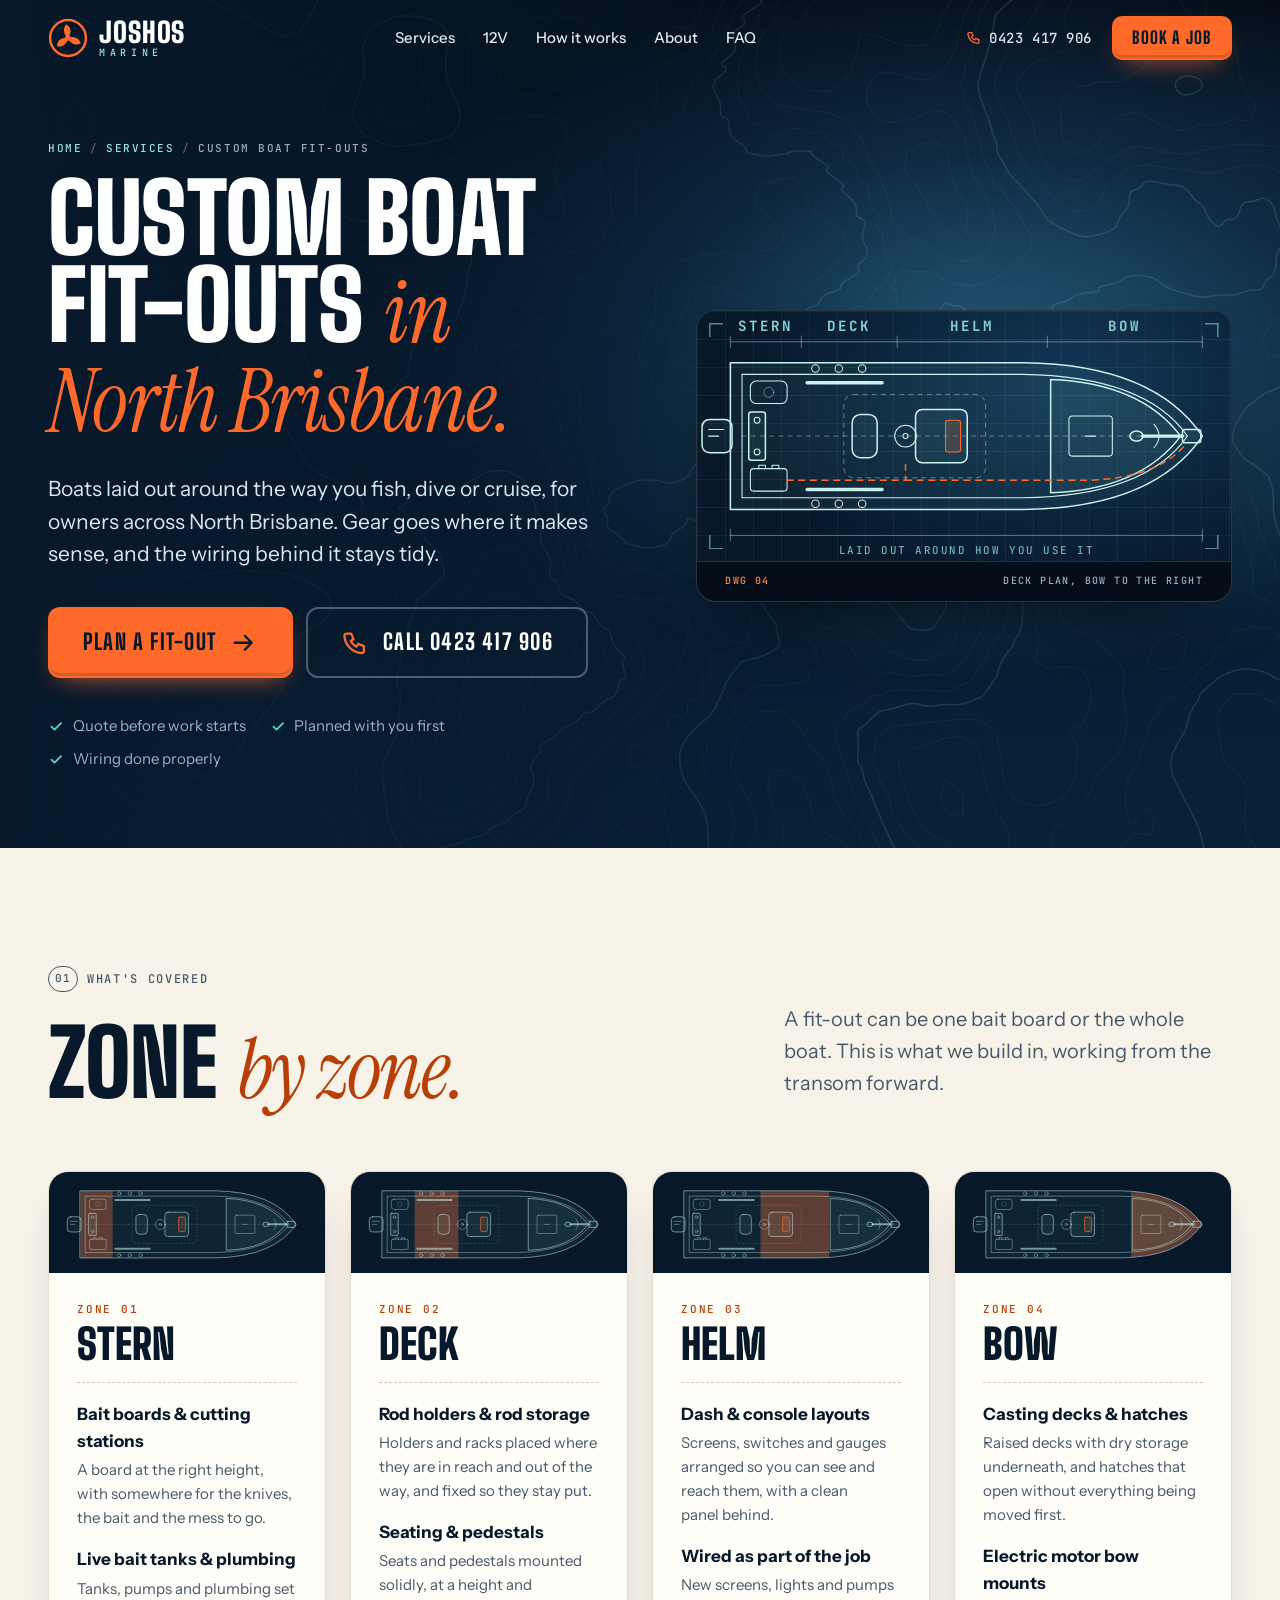
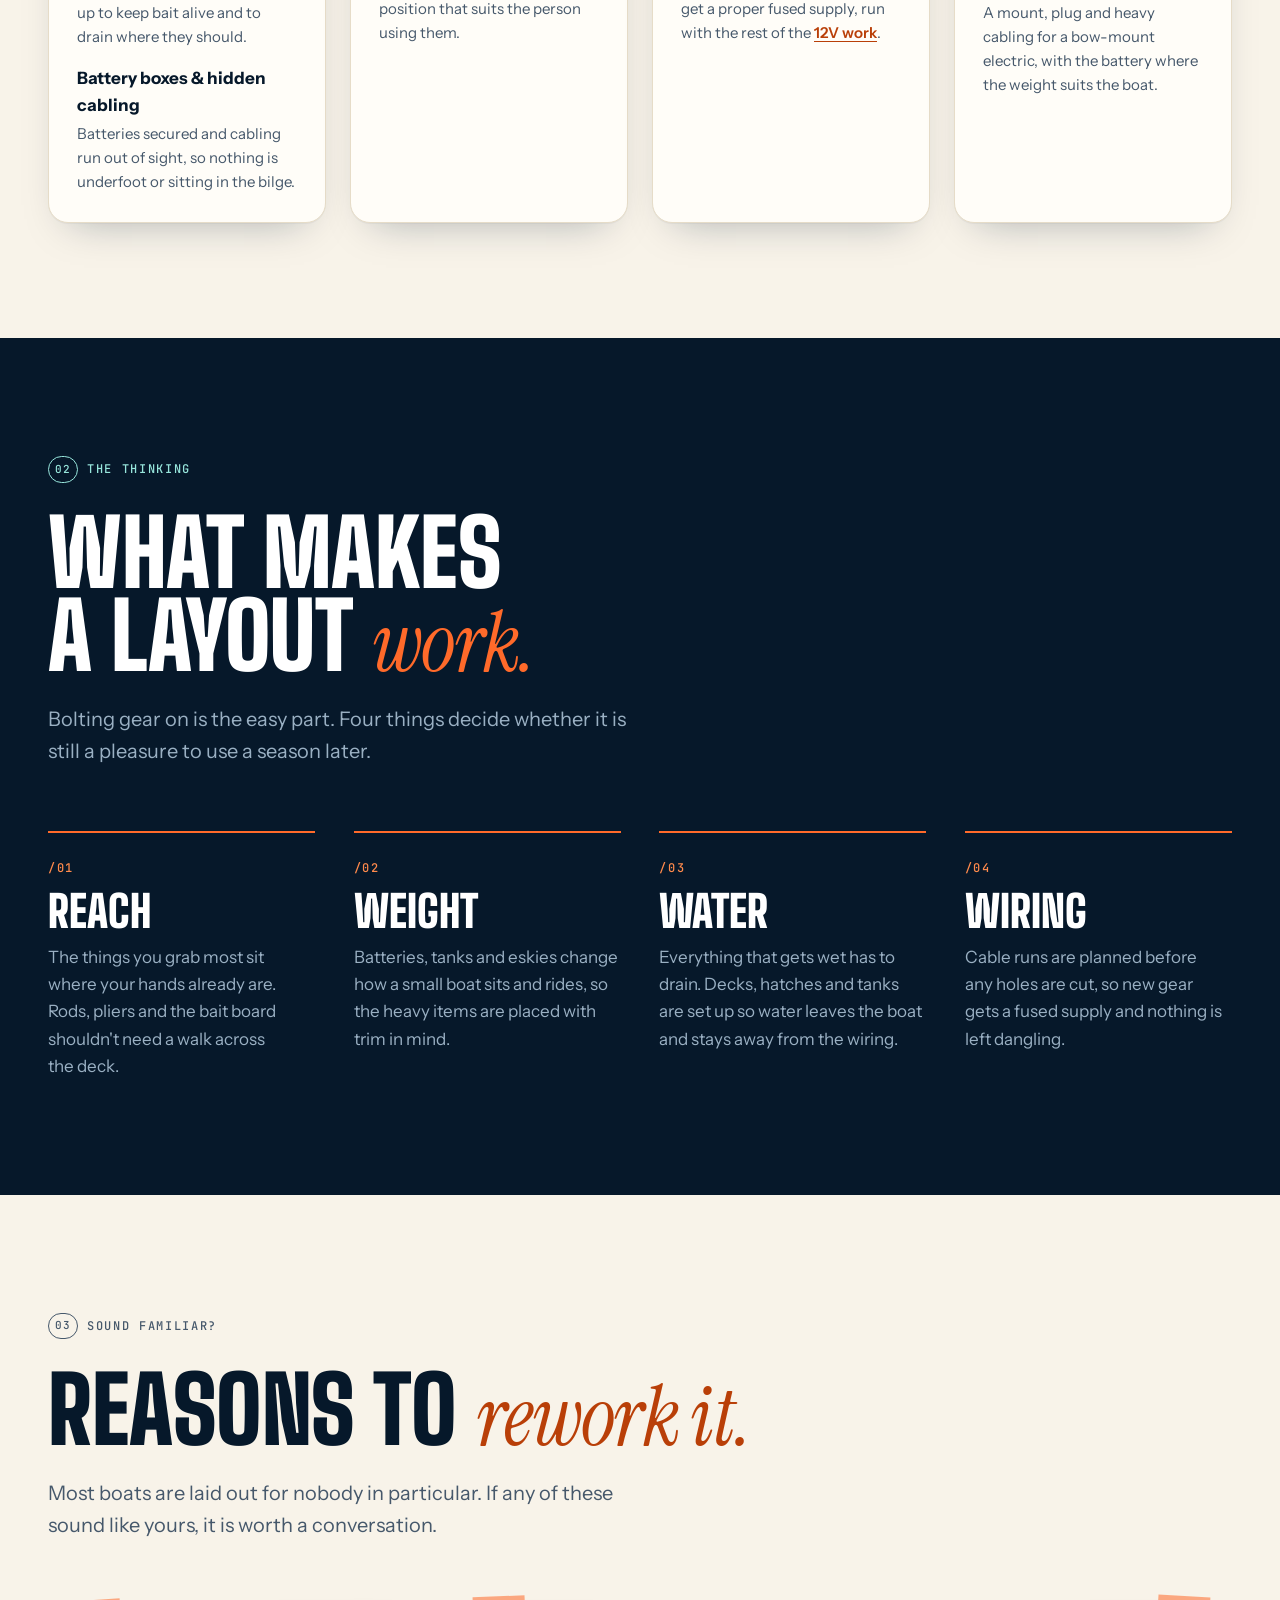
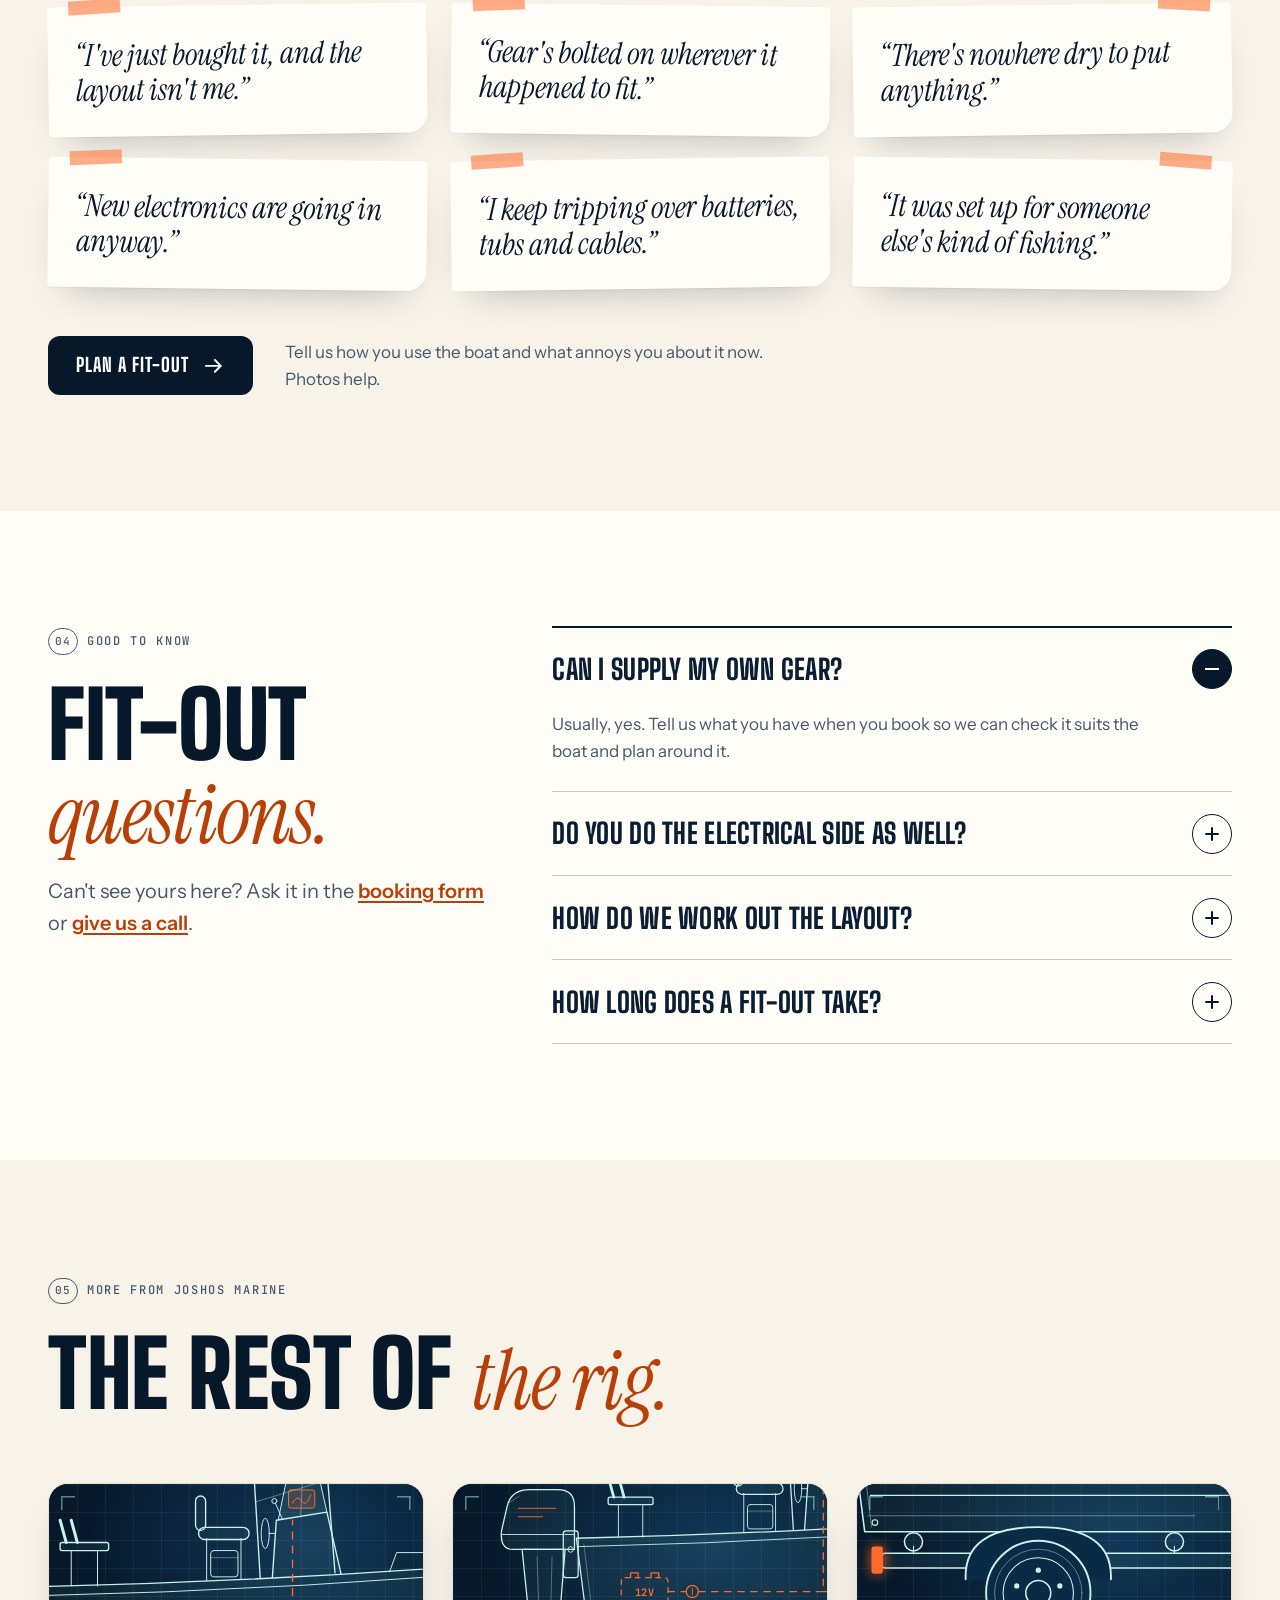
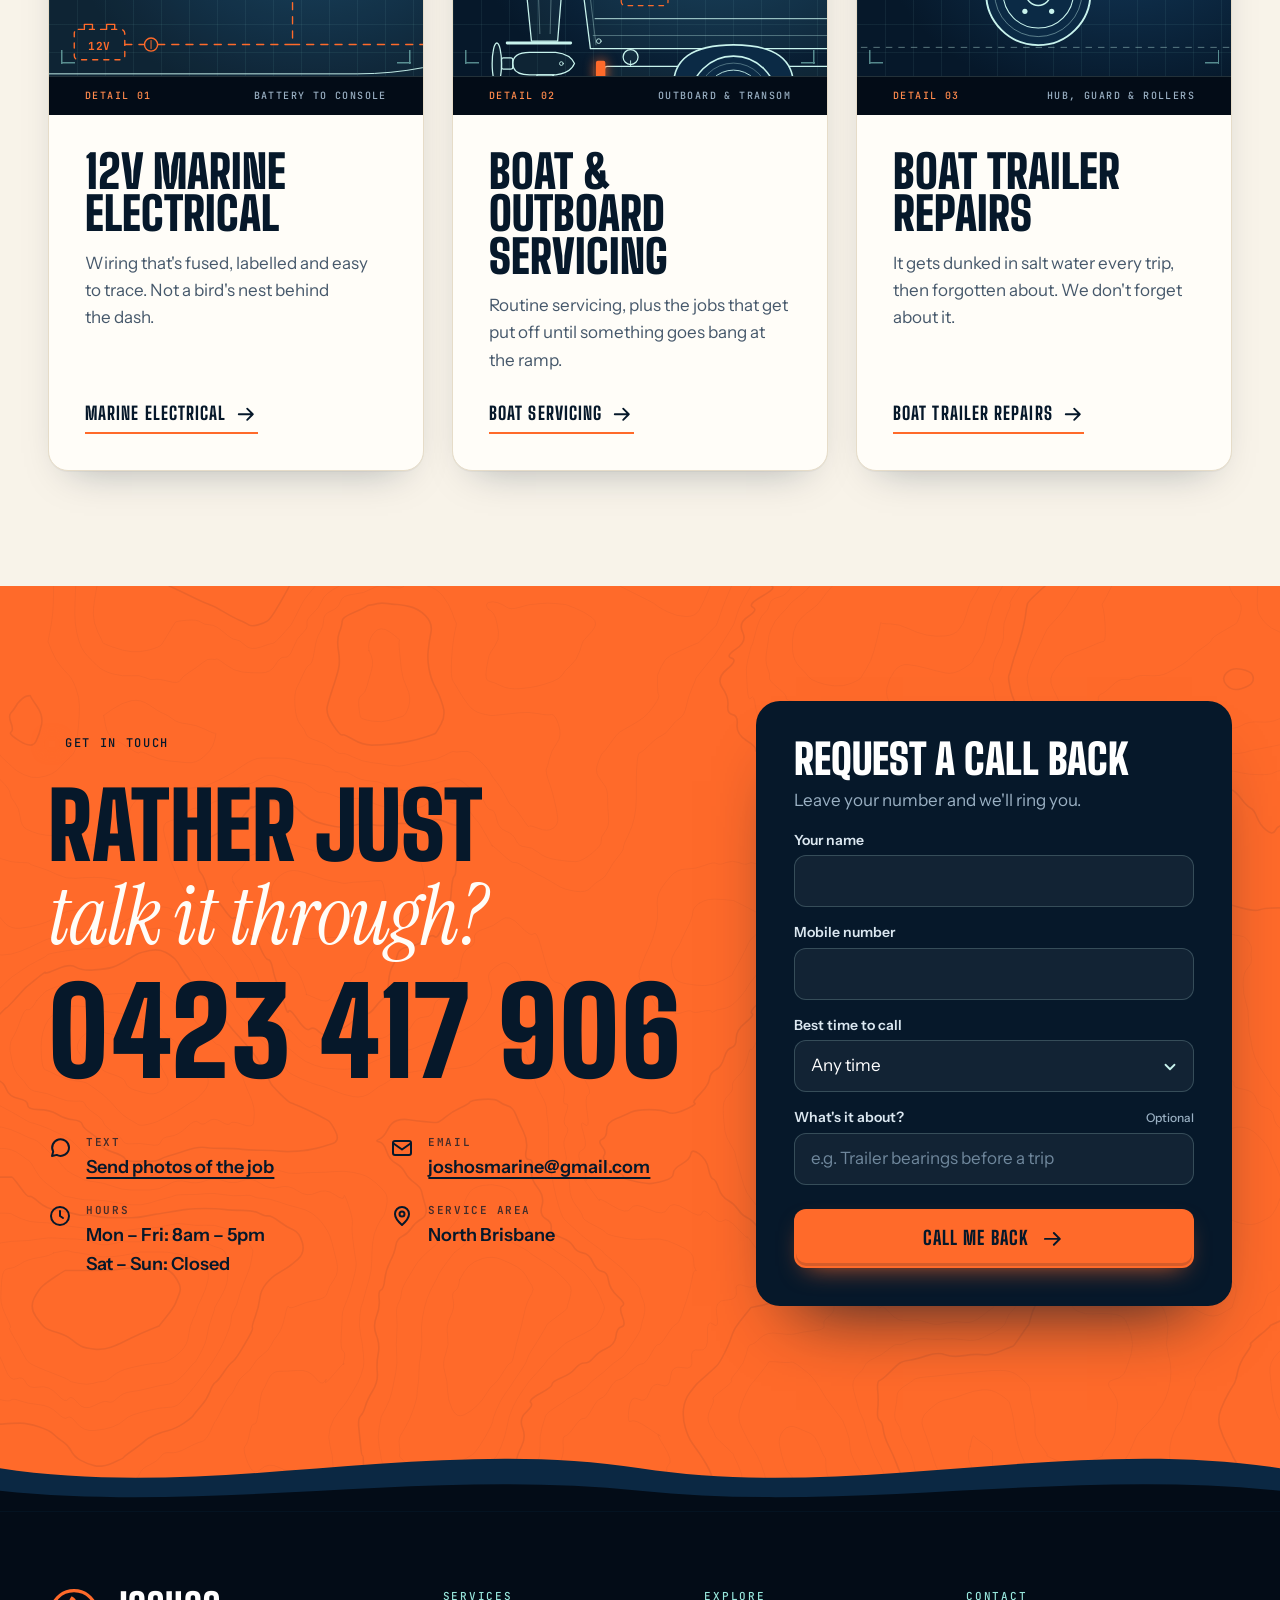
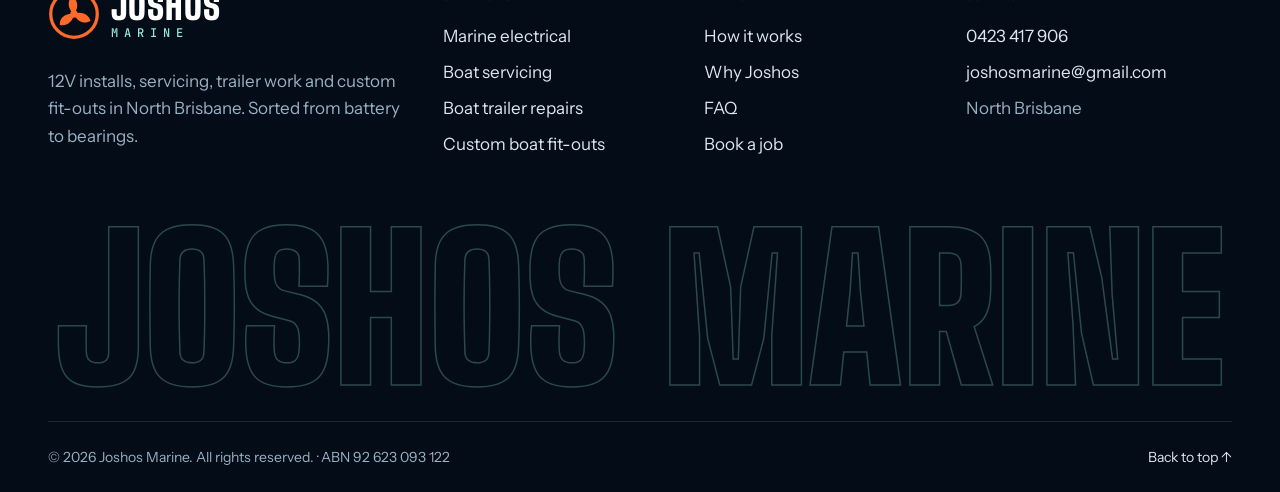
<file: custom-boat-fit-outs/index.html>
<!doctype html>
<!-- Generated by tools/build_pages.py from tools/pages/custom-boat-fit-outs.html. Edit those, not this file. -->
<html lang="en-AU">
<head>
  <meta charset="utf-8">
  <meta name="viewport" content="width=device-width, initial-scale=1, viewport-fit=cover">
  <title>Custom Boat Fit-Outs North Brisbane | Joshos Marine</title>
  <meta name="description" content="Custom boat fit-outs in North Brisbane: rod storage, bait boards, casting decks, electric motor mounts, live bait tanks and console layouts. Call 0423 417 906.">
  <meta name="robots" content="index, follow, max-image-preview:large">
  <meta name="geo.region" content="AU-QLD">
  <meta name="geo.placename" content="North Brisbane">
  <meta name="theme-color" content="#06182a">
  <meta name="format-detection" content="telephone=no">
  <script>
    // Visitors who arrive on the insecure http:// address are moved to https://,
    // but only once the secure address has answered, so nobody is ever sent to a
    // browser warning. (Turning on "Enforce HTTPS" in GitHub Pages does the same
    // job on the server; with that on, this never runs.)
    if (location.protocol === 'http:' && /(^|\.)joshosmarine\.com\.au$/.test(location.hostname) && window.fetch) {
      fetch('https://' + location.host + '/robots.txt', { mode: 'no-cors', cache: 'no-store' })
        .then(function () { location.replace('https://' + location.host + location.pathname + location.search + location.hash); })
        .catch(function () {});
    }
  </script>
  <link rel="canonical" href="https://joshosmarine.com.au/custom-boat-fit-outs/">

  <meta property="og:type" content="website">
  <meta property="og:site_name" content="Joshos Marine">
  <meta property="og:title" content="Custom boat fit-outs in North Brisbane — Joshos Marine">
  <meta property="og:description" content="Boats laid out around the way you fish, dive or cruise, for owners across North Brisbane. Gear goes where it makes sense, and the wiring behind it stays tidy.">
  <meta property="og:url" content="https://joshosmarine.com.au/custom-boat-fit-outs/">
  <meta property="og:image" content="https://joshosmarine.com.au/assets/img/og-image.jpg">
  <meta property="og:image:width" content="1200">
  <meta property="og:image:height" content="630">
  <meta property="og:image:alt" content="Joshos Marine: 12V installs, servicing, trailer work and custom fit-outs">
  <meta property="og:locale" content="en_AU">
  <meta name="twitter:card" content="summary_large_image">

  <script type="application/ld+json" id="page-data">
  {
    "@context": "https://schema.org",
    "@graph": [
      {
        "@type": "Service",
        "@id": "https://joshosmarine.com.au/custom-boat-fit-outs/#service",
        "name": "Custom boat fit-outs",
        "serviceType": "Custom boat fit-outs",
        "description": "Boats laid out around the way you fish, dive or cruise, for owners across North Brisbane. Gear goes where it makes sense, and the wiring behind it stays tidy.",
        "url": "https://joshosmarine.com.au/custom-boat-fit-outs/",
        "areaServed": "North Brisbane",
        "provider": {
          "@type": "LocalBusiness",
          "@id": "https://joshosmarine.com.au/#business",
          "name": "Joshos Marine",
          "url": "https://joshosmarine.com.au/"
        }
      },
      {
        "@type": "BreadcrumbList",
        "itemListElement": [
          {
            "@type": "ListItem",
            "position": 1,
            "name": "Home",
            "item": "https://joshosmarine.com.au/"
          },
          {
            "@type": "ListItem",
            "position": 2,
            "name": "Custom boat fit-outs",
            "item": "https://joshosmarine.com.au/custom-boat-fit-outs/"
          }
        ]
      }
    ]
  }
  </script>

  <link rel="icon" href="../assets/img/favicon.svg" type="image/svg+xml">
  <link rel="apple-touch-icon" href="../assets/img/apple-touch-icon.png">
  <link rel="manifest" href="../site.webmanifest">

  <link rel="preload" href="../assets/fonts/big-shoulders-display-latin-wght-normal.woff2" as="font" type="font/woff2" crossorigin>
  <link rel="preload" href="../assets/fonts/instrument-sans-latin-wght-normal.woff2" as="font" type="font/woff2" crossorigin>
  <link rel="stylesheet" href="../css/styles.css">
  <link rel="stylesheet" href="../css/pages.css">

  <script>
    // Enables scroll animations only when JavaScript is running; if the main
    // script never arrives, the fallback below makes sure nothing stays hidden.
    document.documentElement.classList.add('js');
    setTimeout(function () { if (!window.__jmReady) document.documentElement.classList.remove('js'); }, 3000);
  </script>
  <script src="../js/config.js" defer></script>
  <script src="../js/main.js" defer></script>
  <script src="../js/pages.js" defer></script>
</head>
<body class="page page--custom-boat-fit-outs">
  <a class="skip-link" href="#main">Skip to content</a>

  <svg class="svg-defs" width="0" height="0" aria-hidden="true" focusable="false">
    <defs>
      <symbol id="i-arrow" viewBox="0 0 24 24"><path d="M4 12h15M13 6l6 6-6 6"/></symbol>
      <symbol id="i-phone" viewBox="0 0 24 24"><path d="M5 4h4l2 5-2.5 1.5a11 11 0 0 0 5 5L15 13l5 2v4a2 2 0 0 1-2 2A16 16 0 0 1 3 6a2 2 0 0 1 2-2z"/></symbol>
      <symbol id="i-chat" viewBox="0 0 24 24"><path d="M21 11.5a8.4 8.4 0 0 1-12.3 7.4L4 20l1.2-4.4A8.4 8.4 0 1 1 21 11.5z"/></symbol>
      <symbol id="i-mail" viewBox="0 0 24 24"><rect x="3" y="5" width="18" height="14" rx="2"/><path d="m3.5 7.5 8.5 6 8.5-6"/></symbol>
      <symbol id="i-clock" viewBox="0 0 24 24"><circle cx="12" cy="12" r="9"/><path d="M12 7v5l3 2"/></symbol>
      <symbol id="i-pin" viewBox="0 0 24 24"><path d="M12 21s7-6.2 7-11a7 7 0 1 0-14 0c0 4.8 7 11 7 11z"/><circle cx="12" cy="10" r="2.5"/></symbol>
      <symbol id="i-check" viewBox="0 0 24 24"><path d="m5 12.5 4.5 4.5L19 7.5"/></symbol>
      <symbol id="i-calendar" viewBox="0 0 24 24"><rect x="3" y="5" width="18" height="16" rx="2"/><path d="M3 10h18M8 3v4M16 3v4"/></symbol>
      <symbol id="i-bolt" viewBox="0 0 24 24"><path d="M13 2.5 5 13.5h6l-1 8 8-11h-6l1-8z"/></symbol>
      <symbol id="i-spanner" viewBox="0 0 24 24"><path d="M20.5 7.2a4.8 4.8 0 0 1-6.6 4.4l-7 7a1.9 1.9 0 0 1-2.7-2.7l7-7a4.8 4.8 0 0 1 5.9-6.2l-2.9 2.9.6 2.6 2.6.6 2.9-2.9c.1.4.2.8.2 1.3z"/></symbol>
      <symbol id="i-wheel" viewBox="0 0 24 24"><circle cx="12" cy="12" r="9"/><circle cx="12" cy="12" r="2.8"/><path d="M12 3v6.2M12 14.8V21M3 12h6.2M14.8 12H21"/></symbol>
      <symbol id="i-ruler" viewBox="0 0 24 24"><path d="M3.5 16.5 16.5 3.5l4 4-13 13z"/><path d="m7.5 12.5 2 2M10.5 9.5l2 2M13.5 6.5l2 2"/></symbol>
      <symbol id="i-help" viewBox="0 0 24 24"><circle cx="12" cy="12" r="9"/><path d="M9.5 9.5a2.6 2.6 0 1 1 3.8 2.3c-.8.4-1.3 1-1.3 1.9M12 17v.1"/></symbol>
      <symbol id="i-facebook" viewBox="0 0 24 24"><path d="M14 8.5V7c0-.9.4-1.5 1.6-1.5H17V3h-2.3C12.3 3 11 4.6 11 6.8v1.7H9V11h2v10h3V11h2.5l.5-2.5H14z"/></symbol>
      <symbol id="i-instagram" viewBox="0 0 24 24"><rect x="3.5" y="3.5" width="17" height="17" rx="5"/><circle cx="12" cy="12" r="4"/><circle cx="17" cy="7" r=".6"/></symbol>

      <!-- Brand mark: a three-blade prop inside a ring -->
      <symbol id="mark" viewBox="0 0 48 48">
        <circle cx="24" cy="24" r="21.5" fill="none" stroke="currentColor" stroke-width="3"/>
        <g fill="currentColor">
          <path id="blade" d="M24 24c-5.6-4.2-6.6-11.4-2.2-16.4 5.4 2.4 7.4 9.8 2.2 16.4z"/>
          <use href="#blade" transform="rotate(120 24 24)"/>
          <use href="#blade" transform="rotate(240 24 24)"/>
          <circle cx="24" cy="24" r="3.4"/>
        </g>
      </symbol>

      <!-- The rig: boat, outboard and trailer. Drawn once at 960 x 560 and
           referenced by the hero and by each service card as a cropped detail. -->
      <g id="rig">
        <!-- ground + measure -->
        <path class="rg rg--faint rg--dash" d="M28 500H932"/>
        <path class="rg rg--faint" d="M192 524v14M742 524v14M192 531h550"/>
        <text class="rg-text" x="467" y="549" text-anchor="middle">BOW TO BUNG — ALL OF IT</text>

        <!-- boat: hull -->
        <path class="rg rg--body" d="M192 280 207 398H540c100 2 166-58 202-148Q470 274 192 280z"/>
        <path class="rg rg--thin" d="M193 289Q470 283 739 258"/>
        <path class="rg rg--thin" d="M212 366H520c92 0 160-34 204-80"/>
        <path class="rg rg--faint" d="M210 384H498"/>
        <path class="rg rg--faint" d="M200 286l13 108"/>
        <circle class="rg rg--thin" cx="216" cy="390" r="2.5"/>
        <text class="rg-text rg-text--rego" x="588" y="306">JM·12V</text>

        <!-- boat: bow fittings + stowed electric motor -->
        <path class="rg rg--thin" d="M552 265l7-19h58l7 17M588 246v17"/>
        <path class="rg rg--thin" d="M716 250h14M720 250v-5M726 250v-5"/>
        <rect class="rg rg--body" x="684" y="241" width="34" height="8" rx="2"/>
        <path class="rg" d="M648 243 752 237"/>
        <rect class="rg rg--body" x="632" y="235" width="19" height="14" rx="3.5"/>
        <ellipse class="rg rg--body" cx="757" cy="237" rx="13" ry="5.5"/>
        <ellipse class="rg rg--thin" cx="772" cy="237" rx="2.5" ry="9"/>

        <!-- boat: console, screen, wheel, throttle -->
        <path class="rg rg--body" d="M436 271l4-57 50-8 14 61"/>
        <path class="rg rg--glass" d="M490 206l-8-36-32 4-8 39"/>
        <path class="rg rg--faint" d="M466 172l-2 37"/>
        <rect class="rg rg--screen" x="452" y="184" width="26" height="18" rx="2.5"/>
        <path class="rg rg--hot rg--thin" d="M456 197q5-9 9-2t9-6"/>
        <ellipse class="rg rg--thin" cx="429" cy="227" rx="4" ry="15"/>
        <path class="rg rg--thin" d="M433 227h6M446 213l-7-16"/>
        <circle class="rg rg--thin" cx="438" cy="195" r="2.5"/>

        <!-- boat: leaning post + esky -->
        <path class="rg rg--thin" d="M371 274v-42M405 272v-40"/>
        <rect class="rg rg--body" x="363" y="221" width="50" height="12" rx="6"/>
        <rect class="rg rg--body" x="360" y="190" width="10" height="34" rx="5"/>
        <rect class="rg rg--thin" x="375" y="244" width="27" height="26" rx="3"/>
        <path class="rg rg--faint" d="M375 251h27"/>

        <!-- boat: T-top, rocket launchers, rods, aerial, light -->
        <path class="rg" d="M424 271l-8-133M498 266l-10-128"/>
        <path class="rg rg--faint" d="M419 196l72-22"/>
        <path class="rg rg--body" d="M384 138q0-12 14-12h118q16 0 16 10v2z"/>
        <path class="rg rg--tube" d="M393 126l-8-25M404 126l-8-25M415 126l-8-25M426 126l-8-25"/>
        <path class="rg rg--thin" d="M388 110Q374 62 362 20M410 110q-10-46-18-80"/>
        <circle class="rg rg--thin" cx="381" cy="96" r="4.5"/>
        <circle class="rg rg--thin" cx="404" cy="97" r="4.5"/>
        <path class="rg rg--thin" d="M512 126l22-88M470 126v-10"/>
        <circle class="rg rg--lamp" cx="470" cy="111" r="4.5"/>
        <rect class="rg rg--thin" x="512" y="138" width="11" height="5" rx="1.5"/>

        <!-- boat: bait board + rod holders at the stern -->
        <path class="rg rg--thin" d="M237 279v-35M263 279v-35"/>
        <rect class="rg rg--body" x="226" y="236" width="48" height="8" rx="2"/>
        <path class="rg rg--tube" d="M232 236l-6-22M243 236l-6-22"/>

        <!-- 12V: battery, isolator and live cable runs (seen "through" the hull) -->
        <rect class="rg rg--hot rg--dash" x="240" y="322" width="50" height="30" rx="4"/>
        <path class="rg rg--hot" d="M250 322v-5h8v5M272 322v-5h8v5"/>
        <text class="rg-text rg-text--hot" x="265" y="342" text-anchor="middle">12V</text>
        <circle class="rg rg--hot" cx="316" cy="337" r="6.5"/>
        <path class="rg rg--hot rg--thin" d="M316 333v8"/>
        <path class="rg rg--hot rg--flow" d="M290 337h19.5M322.5 337H456V214"/>
        <path class="rg rg--hot rg--flow" d="M456 337h212v-88"/>

        <!-- outboard -->
        <rect class="rg rg--body" x="178" y="272" width="16" height="50" rx="3"/>
        <circle class="rg rg--thin" cx="186" cy="292" r="3"/>
        <path class="rg rg--body" d="M124 292q-14 0-12-20l6-26q4-18 24-18h30q18 0 18 18v46z"/>
        <path class="rg rg--thin" d="M113 276h77"/>
        <path class="rg rg--hot rg--thin" d="M130 248h40M130 257h26"/>
        <path class="rg rg--faint" d="M120 242l11-7"/>
        <path class="rg rg--body" d="M134 292h46l-8 98h-28z"/>
        <path class="rg rg--faint" d="M150 300l3 82M166 300l-2 82"/>
        <path class="rg rg--tube" d="M118 392h68"/>
        <path class="rg rg--body" d="M124 414q0-12 18-12h28q16 2 20 12-4 10-20 12h-28q-18 0-18-12z"/>
        <rect class="rg rg--body" x="112" y="408" width="12" height="12" rx="2"/>
        <ellipse class="rg rg--body" cx="107" cy="414" rx="5" ry="22"/>
        <path class="rg rg--body" d="M150 426l-4 26 22-26z"/>
        <circle class="rg rg--thin" cx="176" cy="414" r="2"/>

        <!-- trailer: frame, drawbar, coupling -->
        <rect class="rg rg--body" x="222" y="417" width="566" height="13" rx="3"/>
        <path class="rg rg--body" d="M788 417l64 3v7l-64 3z"/>
        <rect class="rg rg--body" x="850" y="412" width="28" height="13" rx="6.5"/>
        <path class="rg rg--thin" d="M866 425v8"/>
        <rect class="rg rg--lamp" x="213" y="411" width="10" height="24" rx="2"/>
        <!-- trailer: rollers -->
        <path class="rg rg--thin" d="M250 417v-6M480 417v-6M560 417v-6M640 417v-29"/>
        <circle class="rg rg--body" cx="250" cy="407" r="8"/>
        <circle class="rg rg--body" cx="480" cy="407" r="8"/>
        <circle class="rg rg--body" cx="560" cy="407" r="8"/>
        <circle class="rg rg--body" cx="640" cy="381" r="7.5"/>
        <!-- trailer: winch post, winch, bow roller, strap -->
        <path class="rg rg--body" d="M737 417l-9-117h11l11 117z"/>
        <circle class="rg rg--body" cx="727" cy="301" r="8"/>
        <circle class="rg rg--body" cx="745" cy="340" r="10"/>
        <path class="rg rg--thin" d="M751 332l12-10M737 335l-31-16"/>
        <circle class="rg rg--thin" cx="765" cy="320" r="3"/>
        <!-- trailer: jockey wheel -->
        <path class="rg" d="M772 396v74M772 396h15"/>
        <rect class="rg rg--body" x="765" y="410" width="14" height="26" rx="2"/>
        <circle class="rg rg--body" cx="772" cy="484" r="14"/>
        <circle class="rg rg--thin" cx="772" cy="484" r="3.5"/>
        <!-- trailer: mudguard, tyre, rim, hub -->
        <path class="rg rg--solid" d="M296 440q-2-46 64-46t64 46"/>
        <circle class="rg rg--solid" cx="360" cy="452" r="46"/>
        <circle class="rg rg--thin" cx="360" cy="452" r="31"/>
        <circle class="rg rg--faint" cx="360" cy="452" r="38.5"/>
        <circle class="rg rg--hub" cx="360" cy="452" r="11"/>
        <g class="rg rg--lug">
          <circle cx="360" cy="432" r="2.3"/><circle cx="379" cy="445.8" r="2.3"/><circle cx="371.8" cy="468.2" r="2.3"/><circle cx="348.2" cy="468.2" r="2.3"/><circle cx="341" cy="445.8" r="2.3"/>
        </g>
      </g>
    </defs>
  </svg>

  <header class="site-header" data-header>
    <div class="container site-header__inner">
      <a class="brand" href="../" aria-label="Joshos Marine — home">
        <svg class="brand__mark" aria-hidden="true"><use href="#mark"/></svg>
        <span class="brand__text">
          <span class="brand__name">Joshos</span>
          <span class="brand__sub">Marine</span>
        </span>
      </a>

      <nav class="nav" aria-label="Primary">
        <ul>
          <li><a href="../#services">Services</a></li>
          <li><a href="../#electrical">12V</a></li>
          <li><a href="../#process">How it works</a></li>
          <li><a href="../#about">About</a></li>
          <li><a href="../#faq">FAQ</a></li>
        </ul>
      </nav>

      <div class="site-header__actions">
        <a class="header-phone" href="tel:+61423417906" data-tel>
          <svg class="icon" aria-hidden="true"><use href="#i-phone"/></svg>
          <span data-phone>0423 417 906</span>
        </a>
        <a class="header-call" href="tel:+61423417906" data-tel aria-label="Call Joshos Marine">
          <svg class="icon" aria-hidden="true"><use href="#i-phone"/></svg>
        </a>
        <a class="btn btn--primary btn--sm header-book" href="../?book=Custom%20fit-out#booking">Book a job</a>
        <button class="nav-toggle" type="button" aria-expanded="false" aria-controls="mobile-menu" data-nav-toggle>
          <span class="nav-toggle__bars" aria-hidden="true"><span></span><span></span><span></span></span>
          <span class="visually-hidden" data-nav-toggle-label>Open menu</span>
        </button>
      </div>
    </div>
  </header>

  <div class="mobile-menu" id="mobile-menu" data-mobile-menu hidden>
    <nav class="mobile-menu__nav" aria-label="Mobile">
      <ul>
        <li><a href="../#services"><span>01</span>Services</a></li>
        <li><a href="../#electrical"><span>02</span>12V installs</a></li>
        <li><a href="../#process"><span>03</span>How it works</a></li>
        <li><a href="../#about"><span>04</span>About</a></li>
        <li><a href="../#faq"><span>05</span>FAQ</a></li>
        <li><a href="../#contact"><span>06</span>Contact</a></li>
      </ul>
    </nav>
    <div class="mobile-menu__foot">
      <a class="btn btn--primary btn--block" href="../?book=Custom%20fit-out#booking">Book a job <svg class="icon" aria-hidden="true"><use href="#i-arrow"/></svg></a>
      <a class="btn btn--ghost btn--block" href="tel:+61423417906" data-tel>
        <svg class="icon" aria-hidden="true"><use href="#i-phone"/></svg>
        <span data-phone>0423 417 906</span>
      </a>
    </div>
  </div>

  <main id="main">

    <!-- The deck plan: drawn once here, used at the top of the page and again,
         smaller, on each of the four zone cards. Bow to the right. -->
    <svg class="svg-defs" width="0" height="0" aria-hidden="true" focusable="false">
      <defs>
        <clipPath id="deck-clip"><path d="M40 62H392Q548 64 606 150 548 236 392 238H40z"/></clipPath>
        <g id="deck">
          <!-- hull and gunwale -->
          <path class="rg rg--body" d="M40 62H392Q548 64 606 150 548 236 392 238H40z"/>
          <path class="rg rg--thin" d="M54 76H390Q538 78 588 150 538 222 390 224H54z"/>
          <path class="rg rg--faint rg--dash" d="M54 150H588"/>
          <!-- outboard on the transom -->
          <rect class="rg rg--body" x="6" y="130" width="36" height="40" rx="9"/>
          <path class="rg rg--thin" d="M14 142h18M14 150h12"/>
          <!-- stern: live bait tank, bait board with rod holders, battery box -->
          <rect class="rg rg--thin" x="64" y="84" width="44" height="27" rx="7"/>
          <circle class="rg rg--faint" cx="86" cy="97.5" r="6"/>
          <rect class="rg rg--body" x="62" y="121" width="20" height="58" rx="3"/>
          <circle class="rg rg--thin" cx="72" cy="131" r="3.5"/>
          <circle class="rg rg--thin" cx="72" cy="169" r="3.5"/>
          <rect class="rg rg--thin" x="64" y="189" width="44" height="27" rx="4"/>
          <path class="rg rg--thin" d="M74 189v-4h8v4M90 189v-4h8v4"/>
          <!-- deck: rod racks under the gunwales, rod holders, leaning post -->
          <path class="rg rg--tube" d="M132 86H222M132 214H222"/>
          <circle class="rg rg--thin" cx="142" cy="69" r="4.5"/>
          <circle class="rg rg--thin" cx="170" cy="69" r="4.5"/>
          <circle class="rg rg--thin" cx="198" cy="69" r="4.5"/>
          <circle class="rg rg--thin" cx="142" cy="231" r="4.5"/>
          <circle class="rg rg--thin" cx="170" cy="231" r="4.5"/>
          <circle class="rg rg--thin" cx="198" cy="231" r="4.5"/>
          <rect class="rg rg--body" x="186" y="124" width="30" height="52" rx="10"/>
          <!-- helm: T-top overhead, console, screen and wheel -->
          <rect class="rg rg--faint rg--dash" x="176" y="100" width="170" height="100" rx="12"/>
          <rect class="rg rg--body" x="262" y="118" width="62" height="64" rx="8"/>
          <rect class="rg rg--screen" x="298" y="131" width="18" height="38" rx="3"/>
          <circle class="rg rg--thin" cx="250" cy="150" r="13"/>
          <circle class="rg rg--thin" cx="250" cy="150" r="3"/>
          <!-- bow: casting deck, hatch, anchor well, bow-mount electric motor -->
          <path class="rg rg--body" d="M424 82Q532 86 580 150 532 214 424 218z"/>
          <rect class="rg rg--thin" x="446" y="126" width="52" height="48" rx="4"/>
          <path class="rg rg--thin" d="M466 150h12"/>
          <path class="rg rg--thin" d="M548 136q12 14 0 28"/>
          <rect class="rg rg--body" x="582" y="142" width="22" height="16" rx="3"/>
          <path class="rg rg--tube" d="M582 150H534"/>
          <ellipse class="rg rg--body" cx="527" cy="150" rx="8" ry="6"/>
        </g>
      </defs>
    </svg>

    <!-- ==================================================================
         Custom fit-outs: page header with the deck plan
         ================================================================== -->
    <section class="hero page-hero" id="top">
      <div class="hero__bg" aria-hidden="true">
        <div class="contours"></div>
        <div class="hero__glow"></div>
        <div class="grain"></div>
      </div>

      <div class="container page-hero__grid">
        <div class="page-hero__copy">
          <nav class="crumbs" aria-label="Breadcrumb" data-reveal>
            <ol>
              <li><a href="../">Home</a></li>
              <li><a href="../#services">Services</a></li>
              <li aria-current="page">Custom boat fit-outs</li>
            </ol>
          </nav>

          <h1 class="display display--light page-hero__title" data-reveal style="--d:.06s">Custom boat <span class="nb">fit-outs</span> <em>in North Brisbane.</em></h1>

          <p class="hero__lede" data-reveal style="--d:.14s">
            Boats laid out around the way you fish, dive or cruise, for owners across North Brisbane.
            Gear goes where it makes sense, and the wiring behind it stays tidy.
          </p>

          <div class="hero__cta" data-reveal style="--d:.22s">
            <a class="btn btn--primary btn--lg" href="../?book=Custom%20fit-out#booking">Plan a fit-out <svg class="icon" aria-hidden="true"><use href="#i-arrow"/></svg></a>
            <a class="btn btn--ghost btn--lg page-hero__call" href="tel:+61423417906" data-tel>
              <svg class="icon" aria-hidden="true"><use href="#i-phone"/></svg>
              <span>Call <span data-phone>0423 417 906</span></span>
            </a>
          </div>

          <ul class="hero__points" data-reveal style="--d:.3s">
            <li><svg class="icon" aria-hidden="true"><use href="#i-check"/></svg>Quote before work starts</li>
            <li><svg class="icon" aria-hidden="true"><use href="#i-check"/></svg>Planned with you first</li>
            <li><svg class="icon" aria-hidden="true"><use href="#i-check"/></svg>Wiring done properly</li>
          </ul>
        </div>

        <div class="page-hero__art" data-reveal style="--d:.2s">
          <div class="plate">
            <div class="plate__view">
              <svg viewBox="0 0 640 300" role="img" aria-labelledby="deck-title">
                <title id="deck-title">Top-down plan of a centre console boat, divided into stern, deck, helm and bow</title>
                <path class="rg rg--faint" d="M40 30v14M125 30v14M240 30v14M420 30v14M606 30v14M40 37H606"/>
                <text class="dwg-label dwg-label--mid dwg-label--lg" x="82" y="24">STERN</text>
                <text class="dwg-label dwg-label--mid dwg-label--lg" x="182" y="24">DECK</text>
                <text class="dwg-label dwg-label--mid dwg-label--lg" x="330" y="24">HELM</text>
                <text class="dwg-label dwg-label--mid dwg-label--lg" x="513" y="24">BOW</text>
                <use href="#deck"/>
                <!-- the 12V run from the battery to the console and the bow -->
                <path class="rg rg--hot rg--flow" d="M108 203H250V184M250 203H470Q552 200 586 160"/>
                <path class="rg rg--faint" d="M40 262v14M606 262v14M40 269H606"/>
                <text class="dwg-label dwg-label--mid" x="323" y="291">LAID OUT AROUND HOW YOU USE IT</text>
              </svg>
            </div>
            <p class="plate__cap"><b>Dwg 04</b><span>Deck plan, bow to the right</span></p>
          </div>
        </div>
      </div>
    </section>

    <!-- ==================================================================
         Zone by zone
         ================================================================== -->
    <section class="section section--sand" id="included">
      <div class="container">
        <header class="section-head section-head--split">
          <div>
            <p class="eyebrow" data-reveal><span class="eyebrow__num">01</span>What's covered</p>
            <h2 class="display" data-reveal>Zone <em>by zone.</em></h2>
          </div>
          <p class="section-head__lede" data-reveal>
            A fit-out can be one bait board or the whole boat. This is what we build in, working
            from the transom forward.
          </p>
        </header>

        <div class="zones">
          <article class="zone" data-reveal>
            <div class="zone__plan" aria-hidden="true">
              <svg viewBox="0 52 640 196"><rect class="zone-hl" x="40" y="50" width="85" height="200" clip-path="url(#deck-clip)"/><use href="#deck"/></svg>
            </div>
            <div class="zone__body">
              <p class="zone__k">Zone 01</p>
              <h3>Stern</h3>
              <dl>
                <div><dt>Bait boards &amp; cutting stations</dt><dd>A board at the right height, with somewhere for the knives, the bait and the mess to go.</dd></div>
                <div><dt>Live bait tanks &amp; plumbing</dt><dd>Tanks, pumps and plumbing set up to keep bait alive and to drain where they should.</dd></div>
                <div><dt>Battery boxes &amp; hidden cabling</dt><dd>Batteries secured and cabling run out of sight, so nothing is underfoot or sitting in the bilge.</dd></div>
              </dl>
            </div>
          </article>

          <article class="zone" data-reveal style="--d:.06s">
            <div class="zone__plan" aria-hidden="true">
              <svg viewBox="0 52 640 196"><rect class="zone-hl" x="125" y="50" width="115" height="200" clip-path="url(#deck-clip)"/><use href="#deck"/></svg>
            </div>
            <div class="zone__body">
              <p class="zone__k">Zone 02</p>
              <h3>Deck</h3>
              <dl>
                <div><dt>Rod holders &amp; rod storage</dt><dd>Holders and racks placed where they are in reach and out of the way, and fixed so they stay put.</dd></div>
                <div><dt>Seating &amp; pedestals</dt><dd>Seats and pedestals mounted solidly, at a height and position that suits the person using them.</dd></div>
              </dl>
            </div>
          </article>

          <article class="zone" data-reveal style="--d:.12s">
            <div class="zone__plan" aria-hidden="true">
              <svg viewBox="0 52 640 196"><rect class="zone-hl" x="240" y="50" width="180" height="200" clip-path="url(#deck-clip)"/><use href="#deck"/></svg>
            </div>
            <div class="zone__body">
              <p class="zone__k">Zone 03</p>
              <h3>Helm</h3>
              <dl>
                <div><dt>Dash &amp; console layouts</dt><dd>Screens, switches and gauges arranged so you can see and reach them, with a clean panel behind.</dd></div>
                <div><dt>Wired as part of the job</dt><dd>New screens, lights and pumps get a proper fused supply, run with the rest of the <a href="../marine-electrical/">12V work</a>.</dd></div>
              </dl>
            </div>
          </article>

          <article class="zone" data-reveal style="--d:.18s">
            <div class="zone__plan" aria-hidden="true">
              <svg viewBox="0 52 640 196"><rect class="zone-hl" x="420" y="50" width="190" height="200" clip-path="url(#deck-clip)"/><use href="#deck"/></svg>
            </div>
            <div class="zone__body">
              <p class="zone__k">Zone 04</p>
              <h3>Bow</h3>
              <dl>
                <div><dt>Casting decks &amp; hatches</dt><dd>Raised decks with dry storage underneath, and hatches that open without everything being moved first.</dd></div>
                <div><dt>Electric motor bow mounts</dt><dd>A mount, plug and heavy cabling for a bow-mount electric, with the battery where the weight suits the boat.</dd></div>
              </dl>
            </div>
          </article>
        </div>
      </div>
    </section>

    <!-- ==================================================================
         What makes a layout work
         ================================================================== -->
    <section class="section section--ink" id="principles">
      <div class="container">
        <header class="section-head">
          <p class="eyebrow eyebrow--light" data-reveal><span class="eyebrow__num">02</span>The thinking</p>
          <h2 class="display display--light" data-reveal>What makes a layout <em>work.</em></h2>
          <p class="section-head__lede section-head__lede--light" data-reveal>
            Bolting gear on is the easy part. Four things decide whether it is still a pleasure
            to use a season later.
          </p>
        </header>

        <ul class="principles">
          <li class="principle" data-reveal>
            <b aria-hidden="true">/01</b>
            <h3>Reach</h3>
            <p>The things you grab most sit where your hands already are. Rods, pliers and the bait board shouldn't need a walk across the deck.</p>
          </li>
          <li class="principle" data-reveal style="--d:.06s">
            <b aria-hidden="true">/02</b>
            <h3>Weight</h3>
            <p>Batteries, tanks and eskies change how a small boat sits and rides, so the heavy items are placed with trim in mind.</p>
          </li>
          <li class="principle" data-reveal style="--d:.12s">
            <b aria-hidden="true">/03</b>
            <h3>Water</h3>
            <p>Everything that gets wet has to drain. Decks, hatches and tanks are set up so water leaves the boat and stays away from the wiring.</p>
          </li>
          <li class="principle" data-reveal style="--d:.18s">
            <b aria-hidden="true">/04</b>
            <h3>Wiring</h3>
            <p>Cable runs are planned before any holes are cut, so new gear gets a fused supply and nothing is left dangling.</p>
          </li>
        </ul>
      </div>
    </section>

    <!-- ==================================================================
         Reasons to rework it
         ================================================================== -->
    <section class="section section--sand" id="reasons">
      <div class="container">
        <header class="section-head">
          <p class="eyebrow" data-reveal><span class="eyebrow__num">03</span>Sound familiar?</p>
          <h2 class="display" data-reveal>Reasons to <em>rework it.</em></h2>
          <p class="section-head__lede" data-reveal>
            Most boats are laid out for nobody in particular. If any of these sound like yours,
            it is worth a conversation.
          </p>
        </header>

        <ul class="notes">
          <li class="note" data-reveal>“I've just bought it, and the layout isn't me.”</li>
          <li class="note" data-reveal style="--d:.05s">“Gear's bolted on wherever it happened to fit.”</li>
          <li class="note" data-reveal style="--d:.1s">“There's nowhere dry to put anything.”</li>
          <li class="note" data-reveal>“New electronics are going in anyway.”</li>
          <li class="note" data-reveal style="--d:.05s">“I keep tripping over batteries, tubs and cables.”</li>
          <li class="note" data-reveal style="--d:.1s">“It was set up for someone else's kind of fishing.”</li>
        </ul>

        <div class="notes-cta" data-reveal>
          <a class="btn btn--dark" href="../?book=Custom%20fit-out#booking">Plan a fit-out <svg class="icon" aria-hidden="true"><use href="#i-arrow"/></svg></a>
          <p>Tell us how you use the boat and what annoys you about it now. Photos help.</p>
        </div>
      </div>
    </section>

    <!-- ==================================================================
         Questions
         ================================================================== -->
    <section class="section section--paper" id="faq">
      <div class="container faq__grid">
        <header class="section-head faq__head">
          <p class="eyebrow" data-reveal><span class="eyebrow__num">04</span>Good to know</p>
          <h2 class="display" data-reveal>Fit-out <em>questions.</em></h2>
          <p class="section-head__lede" data-reveal>
            Can't see yours here? Ask it in the <a href="../?book=Custom%20fit-out#booking">booking form</a> or
            <a href="#contact">give us a call</a>.
          </p>
        </header>

        <div class="faq" data-reveal itemscope itemtype="https://schema.org/FAQPage">
          <details class="faq__item" name="faq" open itemscope itemprop="mainEntity" itemtype="https://schema.org/Question">
            <summary><span itemprop="name">Can I supply my own gear?</span><i aria-hidden="true"></i></summary>
            <div class="faq__a" itemscope itemprop="acceptedAnswer" itemtype="https://schema.org/Answer"><p itemprop="text">Usually, yes. Tell us what you have when you book so we can check it suits the boat and plan around it.</p></div>
          </details>
          <details class="faq__item" name="faq" itemscope itemprop="mainEntity" itemtype="https://schema.org/Question">
            <summary><span itemprop="name">Do you do the electrical side as well?</span><i aria-hidden="true"></i></summary>
            <div class="faq__a" itemscope itemprop="acceptedAnswer" itemtype="https://schema.org/Answer"><p itemprop="text">Yes. Fit-outs and 12V work go hand in hand, so screens, lights, pumps and electric motors are wired as part of the same job.</p></div>
          </details>
          <details class="faq__item" name="faq" itemscope itemprop="mainEntity" itemtype="https://schema.org/Question">
            <summary><span itemprop="name">How do we work out the layout?</span><i aria-hidden="true"></i></summary>
            <div class="faq__a" itemscope itemprop="acceptedAnswer" itemtype="https://schema.org/Answer"><p itemprop="text">Start by telling us how you use the boat and what annoys you about it now. Photos help. From there we talk through the options and put a quote together before anything is drilled.</p></div>
          </details>
          <details class="faq__item" name="faq" itemscope itemprop="mainEntity" itemtype="https://schema.org/Question">
            <summary><span itemprop="name">How long does a fit-out take?</span><i aria-hidden="true"></i></summary>
            <div class="faq__a" itemscope itemprop="acceptedAnswer" itemtype="https://schema.org/Answer"><p itemprop="text">It depends on how much is involved. A few rod holders and a bait board is quick. A full deck and console rework takes longer. You will get a realistic timeframe with your quote.</p></div>
          </details>
        </div>
      </div>
    </section>

    <!-- ==================================================================
         The other services
         ================================================================== -->
    <section class="section section--sand" id="more">
      <div class="container">
        <header class="section-head">
          <p class="eyebrow" data-reveal><span class="eyebrow__num">05</span>More from Joshos Marine</p>
          <h2 class="display" data-reveal>The rest of <em>the rig.</em></h2>
        </header>

        <div class="svc-grid svc-grid--three">
          <article class="svc svc--link" data-reveal style="--d:0.00s">
            <div class="svc__art" aria-hidden="true">
              <div class="svc__view"><svg viewBox="215 178 370 190" preserveAspectRatio="xMidYMid slice"><use href="#rig"/></svg></div>
              <p class="svc__tag"><b>Detail 01</b><span>Battery to console</span></p>
            </div>
            <div class="svc__body">
              <h3 class="svc__title"><a href="../marine-electrical/">12V marine electrical</a></h3>
              <p class="svc__lede">Wiring that&#x27;s fused, labelled and easy to trace. Not a bird&#x27;s nest behind the dash.</p>
              <a class="link-arrow" href="../marine-electrical/">Marine electrical <svg class="icon" aria-hidden="true"><use href="#i-arrow"/></svg></a>
            </div>
          </article>
          <article class="svc svc--link" data-reveal style="--d:0.08s">
            <div class="svc__art" aria-hidden="true">
              <div class="svc__view"><svg viewBox="60 222 400 205" preserveAspectRatio="xMidYMid slice"><use href="#rig"/></svg></div>
              <p class="svc__tag"><b>Detail 02</b><span>Outboard &amp; transom</span></p>
            </div>
            <div class="svc__body">
              <h3 class="svc__title"><a href="../boat-servicing/">Boat &amp; outboard servicing</a></h3>
              <p class="svc__lede">Routine servicing, plus the jobs that get put off until something goes bang at the ramp.</p>
              <a class="link-arrow" href="../boat-servicing/">Boat servicing <svg class="icon" aria-hidden="true"><use href="#i-arrow"/></svg></a>
            </div>
          </article>
          <article class="svc svc--link" data-reveal style="--d:0.16s">
            <div class="svc__art" aria-hidden="true">
              <div class="svc__view"><svg viewBox="200 356 330 169" preserveAspectRatio="xMidYMid slice"><use href="#rig"/></svg></div>
              <p class="svc__tag"><b>Detail 03</b><span>Hub, guard &amp; rollers</span></p>
            </div>
            <div class="svc__body">
              <h3 class="svc__title"><a href="../boat-trailer-repairs/">Boat trailer repairs</a></h3>
              <p class="svc__lede">It gets dunked in salt water every trip, then forgotten about. We don&#x27;t forget about it.</p>
              <a class="link-arrow" href="../boat-trailer-repairs/">Boat trailer repairs <svg class="icon" aria-hidden="true"><use href="#i-arrow"/></svg></a>
            </div>
          </article>
        </div>
      </div>
    </section>

    <section class="section section--signal contact" id="contact">
      <div class="container contact__grid">
        <div class="contact__copy">
          <p class="eyebrow eyebrow--ink" data-reveal><span class="eyebrow__led"></span>Get in touch</p>
          <h2 class="display display--ink" data-reveal>Rather just <em>talk it through?</em></h2>

          <a class="contact__phone" href="tel:+61423417906" data-tel data-reveal>
            <span data-phone>0423 417 906</span>
          </a>

          <ul class="contact__list" data-reveal>
            <li>
              <svg class="icon" aria-hidden="true"><use href="#i-chat"/></svg>
              <div><span class="contact__k">Text</span><a href="sms:+61423417906" data-sms>Send photos of the job</a></div>
            </li>
            <li>
              <svg class="icon" aria-hidden="true"><use href="#i-mail"/></svg>
              <div><span class="contact__k">Email</span><a href="mailto:joshosmarine@gmail.com" data-mailto><span data-email>joshosmarine@gmail.com</span></a></div>
            </li>
            <li data-hours-row>
              <svg class="icon" aria-hidden="true"><use href="#i-clock"/></svg>
              <div><span class="contact__k">Hours</span><span data-hours>Mon – Fri: 8am – 5pm
Sat – Sun: Closed</span></div>
            </li>
            <li data-area-row>
              <svg class="icon" aria-hidden="true"><use href="#i-pin"/></svg>
              <div><span class="contact__k">Service area</span><span data-area>North Brisbane</span></div>
            </li>
          </ul>
        </div>

        <div class="callback" data-reveal style="--d:.1s">
          <form class="form form--dark" id="callback-form" data-form="callback" data-subject="Callback request (Custom boat fit-outs page)" novalidate>
            <h3 class="callback__title">Request a call back</h3>
            <p class="callback__lede">Leave your number and we'll ring you.</p>

            <div class="field">
              <label for="cb-name">Your name</label>
              <input id="cb-name" name="name" type="text" autocomplete="name" required data-error="Who should we ask for?">
            </div>
            <div class="field">
              <label for="cb-phone">Mobile number</label>
              <input id="cb-phone" name="phone" type="tel" inputmode="tel" autocomplete="tel" required
                pattern="[\d\s+\-\(\)]{8,}" data-error="Pop in a number we can call you on.">
            </div>
            <div class="field">
              <label for="cb-when">Best time to call</label>
              <select id="cb-when" name="best_time">
                <option>Any time</option>
                <option>Morning</option>
                <option>Lunchtime</option>
                <option>Afternoon</option>
                <option>After 5 pm</option>
              </select>
            </div>
            <div class="field">
              <label for="cb-about">What's it about? <small>Optional</small></label>
              <input id="cb-about" name="details" type="text" placeholder="e.g. Trailer bearings before a trip">
            </div>

            <div class="hp" aria-hidden="true">
              <label>Leave this field empty <input type="text" name="company_website" tabindex="-1" autocomplete="off"></label>
            </div>

            <p class="form__status" data-status role="alert" hidden></p>

            <button class="btn btn--primary btn--block" type="submit" data-submit>
              <span data-submit-label>Call me back</span>
              <svg class="icon" aria-hidden="true"><use href="#i-arrow"/></svg>
            </button>
          </form>

          <div class="done done--dark" data-done hidden tabindex="-1">
            <div class="done__badge" aria-hidden="true"><svg class="icon"><use href="#i-check"/></svg></div>
            <h3 class="done__title" data-done-title>We'll call you.</h3>
            <p data-done-text>Thanks. Keep your phone handy and we'll be in touch.</p>
            <div class="done__actions">
              <button class="btn btn--quiet" type="button" data-copy hidden>Copy details</button>
              <button class="btn btn--quiet" type="button" data-restart>Start again</button>
            </div>
          </div>
        </div>
      </div>
    </section>

  </main>

  <footer class="site-footer">
    <div class="waves waves--footer" aria-hidden="true">
      <svg viewBox="0 0 2880 120" preserveAspectRatio="none"><path class="waves__back" d="M0 62c240 44 480-44 720 0s480-44 720 0 480-44 720 0 480-44 720 0v58H0z"/></svg>
      <svg viewBox="0 0 2880 120" preserveAspectRatio="none"><path class="waves__front" d="M0 92c240 30 480-30 720 0s480-30 720 0 480-30 720 0 480-30 720 0v28H0z"/></svg>
    </div>

    <div class="container">
      <div class="site-footer__top">
        <div class="site-footer__brand">
          <a class="brand brand--lg" href="#top" aria-label="Joshos Marine — back to top">
            <svg class="brand__mark" aria-hidden="true"><use href="#mark"/></svg>
            <span class="brand__text">
              <span class="brand__name">Joshos</span>
              <span class="brand__sub">Marine</span>
            </span>
          </a>
          <p>12V installs, servicing, trailer work and custom fit-outs in North Brisbane. Sorted from battery to bearings.</p>
          <div class="socials" data-socials hidden>
            <a href="../#" data-social="facebook" aria-label="Joshos Marine on Facebook" hidden><svg class="icon icon--fill" aria-hidden="true"><use href="#i-facebook"/></svg></a>
            <a href="../#" data-social="instagram" aria-label="Joshos Marine on Instagram" hidden><svg class="icon" aria-hidden="true"><use href="#i-instagram"/></svg></a>
          </div>
        </div>

        <nav class="site-footer__col" aria-label="Services">
          <h2>Services</h2>
          <ul>
            <li><a href="../marine-electrical/">Marine electrical</a></li>
            <li><a href="../boat-servicing/">Boat servicing</a></li>
            <li><a href="../boat-trailer-repairs/">Boat trailer repairs</a></li>
            <li><a href="../custom-boat-fit-outs/" aria-current="page">Custom boat fit-outs</a></li>
          </ul>
        </nav>

        <nav class="site-footer__col" aria-label="Site">
          <h2>Explore</h2>
          <ul>
            <li><a href="../#process">How it works</a></li>
            <li><a href="../#about">Why Joshos</a></li>
            <li><a href="../#faq">FAQ</a></li>
            <li><a href="../?book=Custom%20fit-out#booking">Book a job</a></li>
          </ul>
        </nav>

        <div class="site-footer__col">
          <h2>Contact</h2>
          <ul>
            <li><a href="tel:+61423417906" data-tel><span data-phone>0423 417 906</span></a></li>
            <li><a href="mailto:joshosmarine@gmail.com" data-mailto><span data-email>joshosmarine@gmail.com</span></a></li>
            <li data-area-row><span data-area>North Brisbane</span></li>
          </ul>
        </div>
      </div>

      <p class="site-footer__word" aria-hidden="true">Joshos Marine</p>

      <div class="site-footer__bottom">
        <p>© <span data-year>2026</span> Joshos Marine. All rights reserved.<span data-abn-wrap> · ABN <span data-abn>92 623 093 122</span></span></p>
        <a href="#top">Back to top ↑</a>
      </div>
    </div>
  </footer>

  <!-- Mobile quick actions -->
  <div class="quickbar" data-quickbar>
    <a href="tel:+61423417906" data-tel><svg class="icon" aria-hidden="true"><use href="#i-phone"/></svg>Call</a>
    <a href="sms:+61423417906" data-sms><svg class="icon" aria-hidden="true"><use href="#i-chat"/></svg>Text</a>
    <a class="quickbar__book" href="../?book=Custom%20fit-out#booking"><svg class="icon" aria-hidden="true"><use href="#i-calendar"/></svg>Book</a>
  </div>
</body>
</html>
</file>
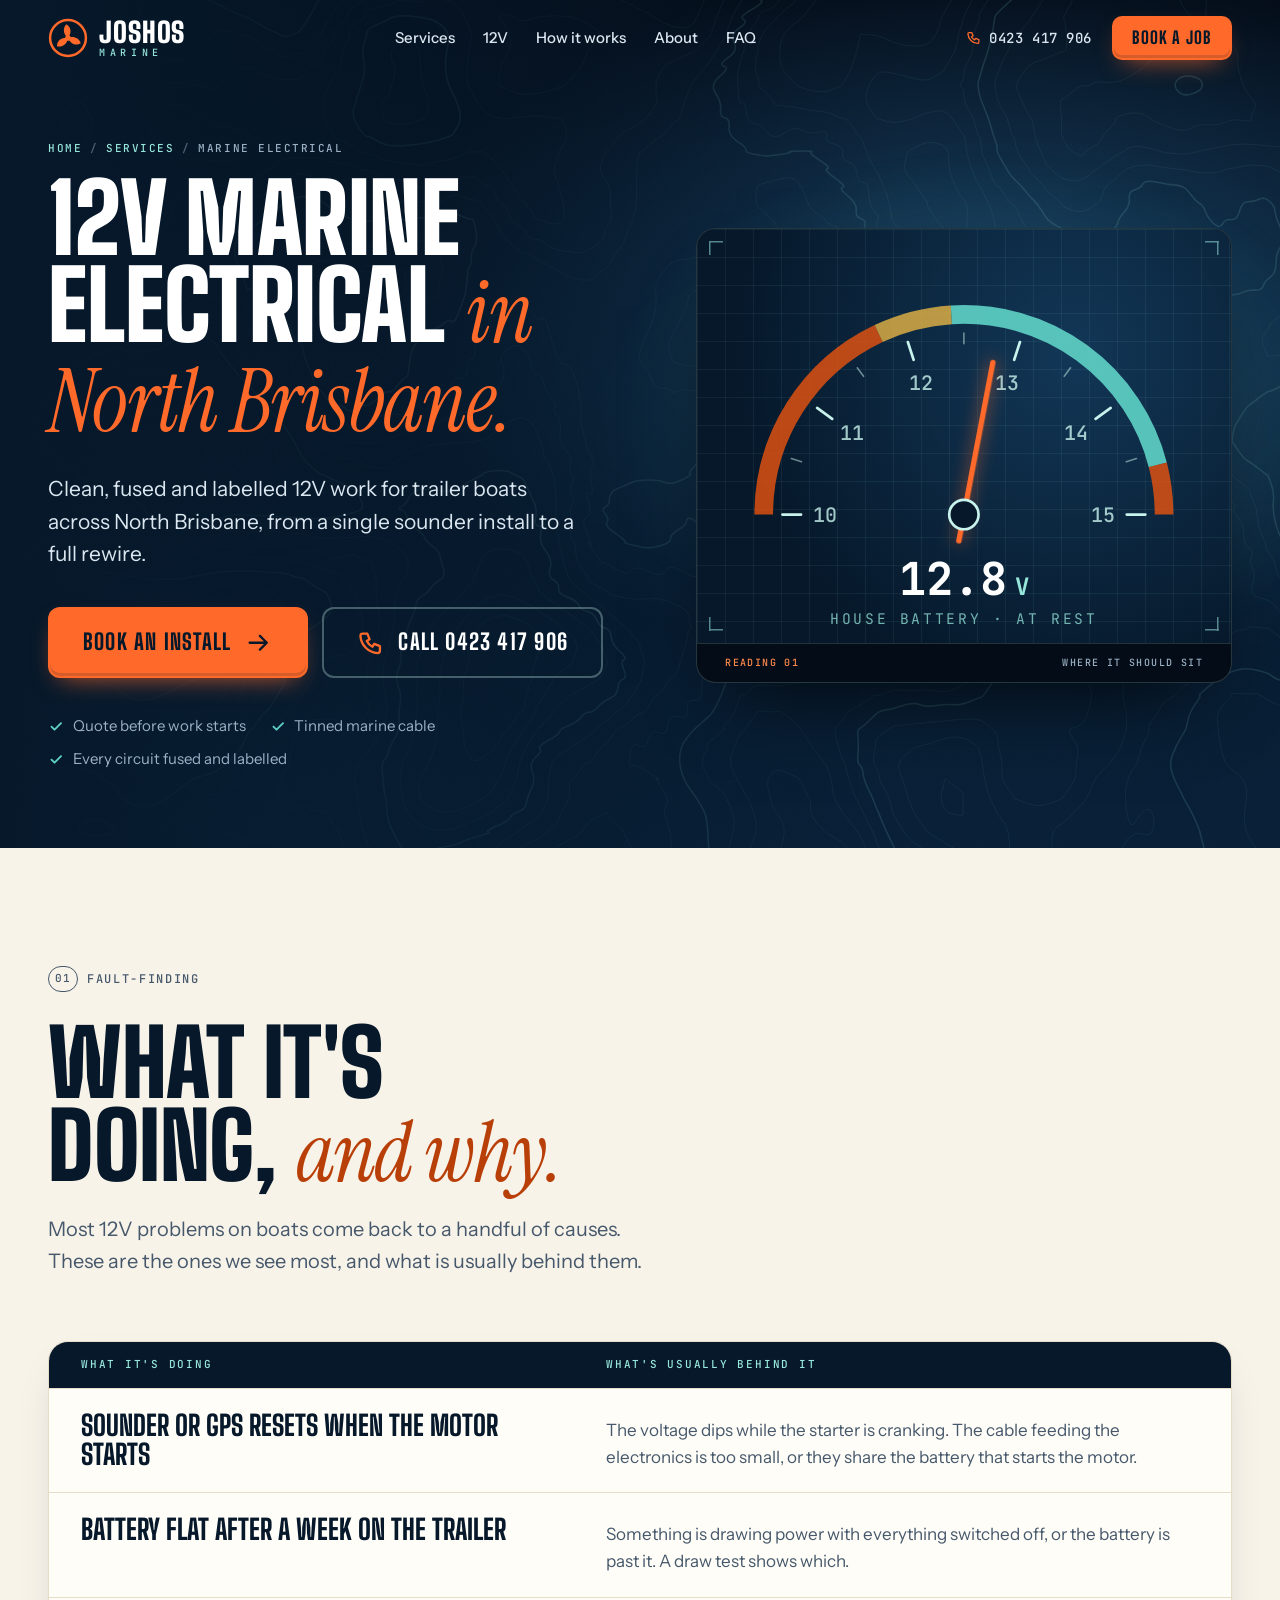
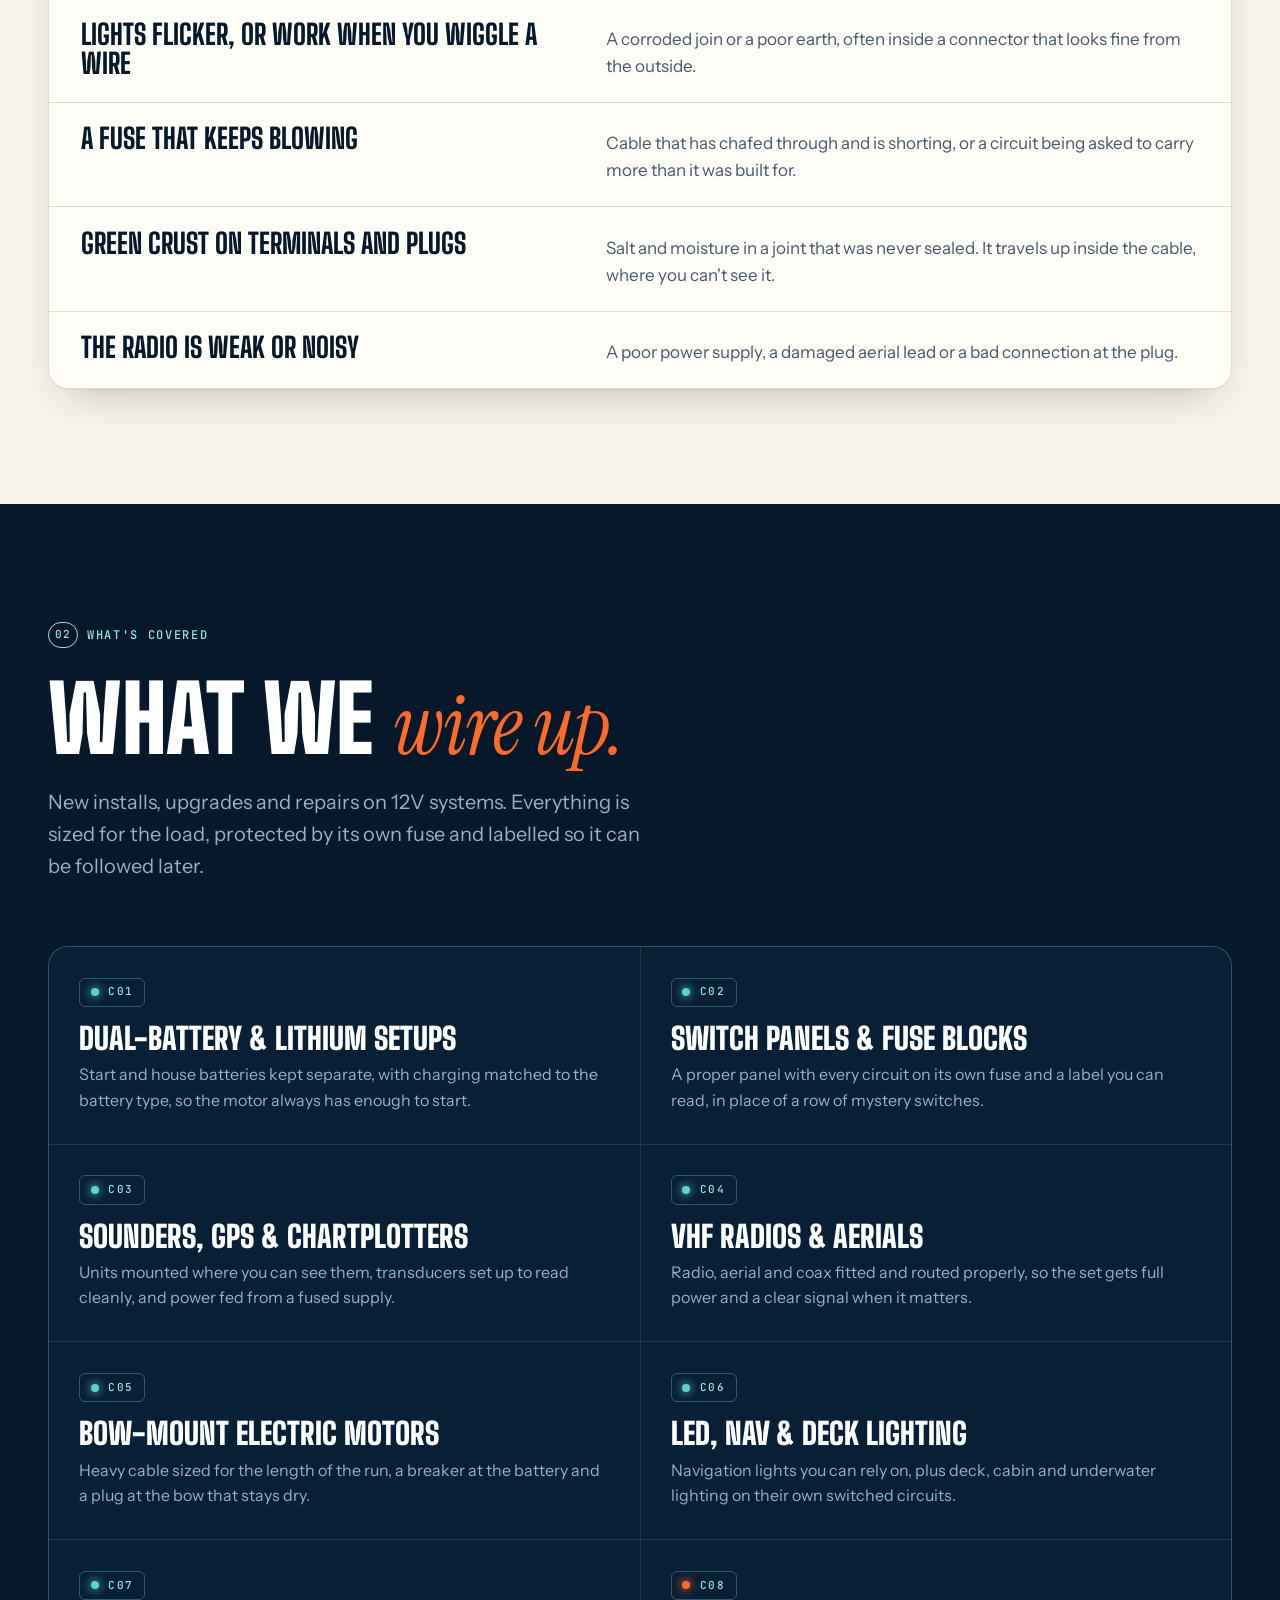
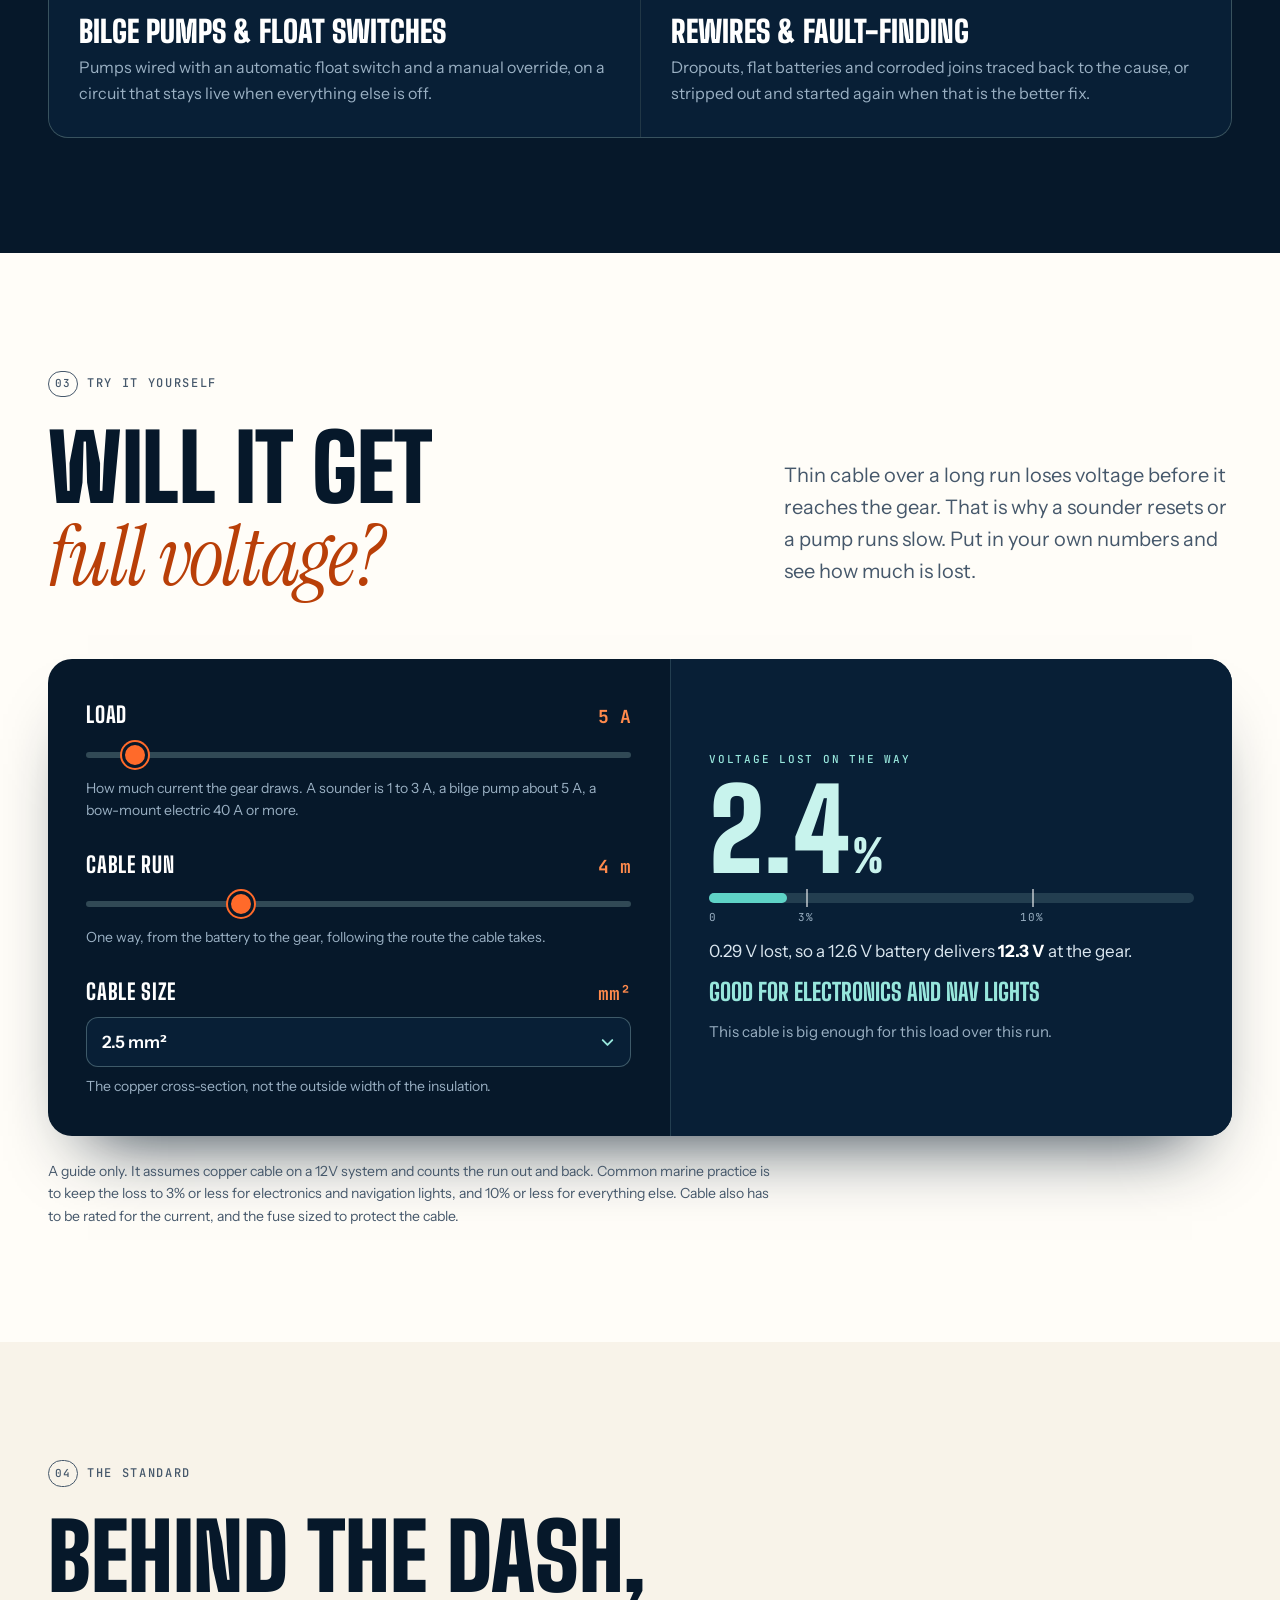
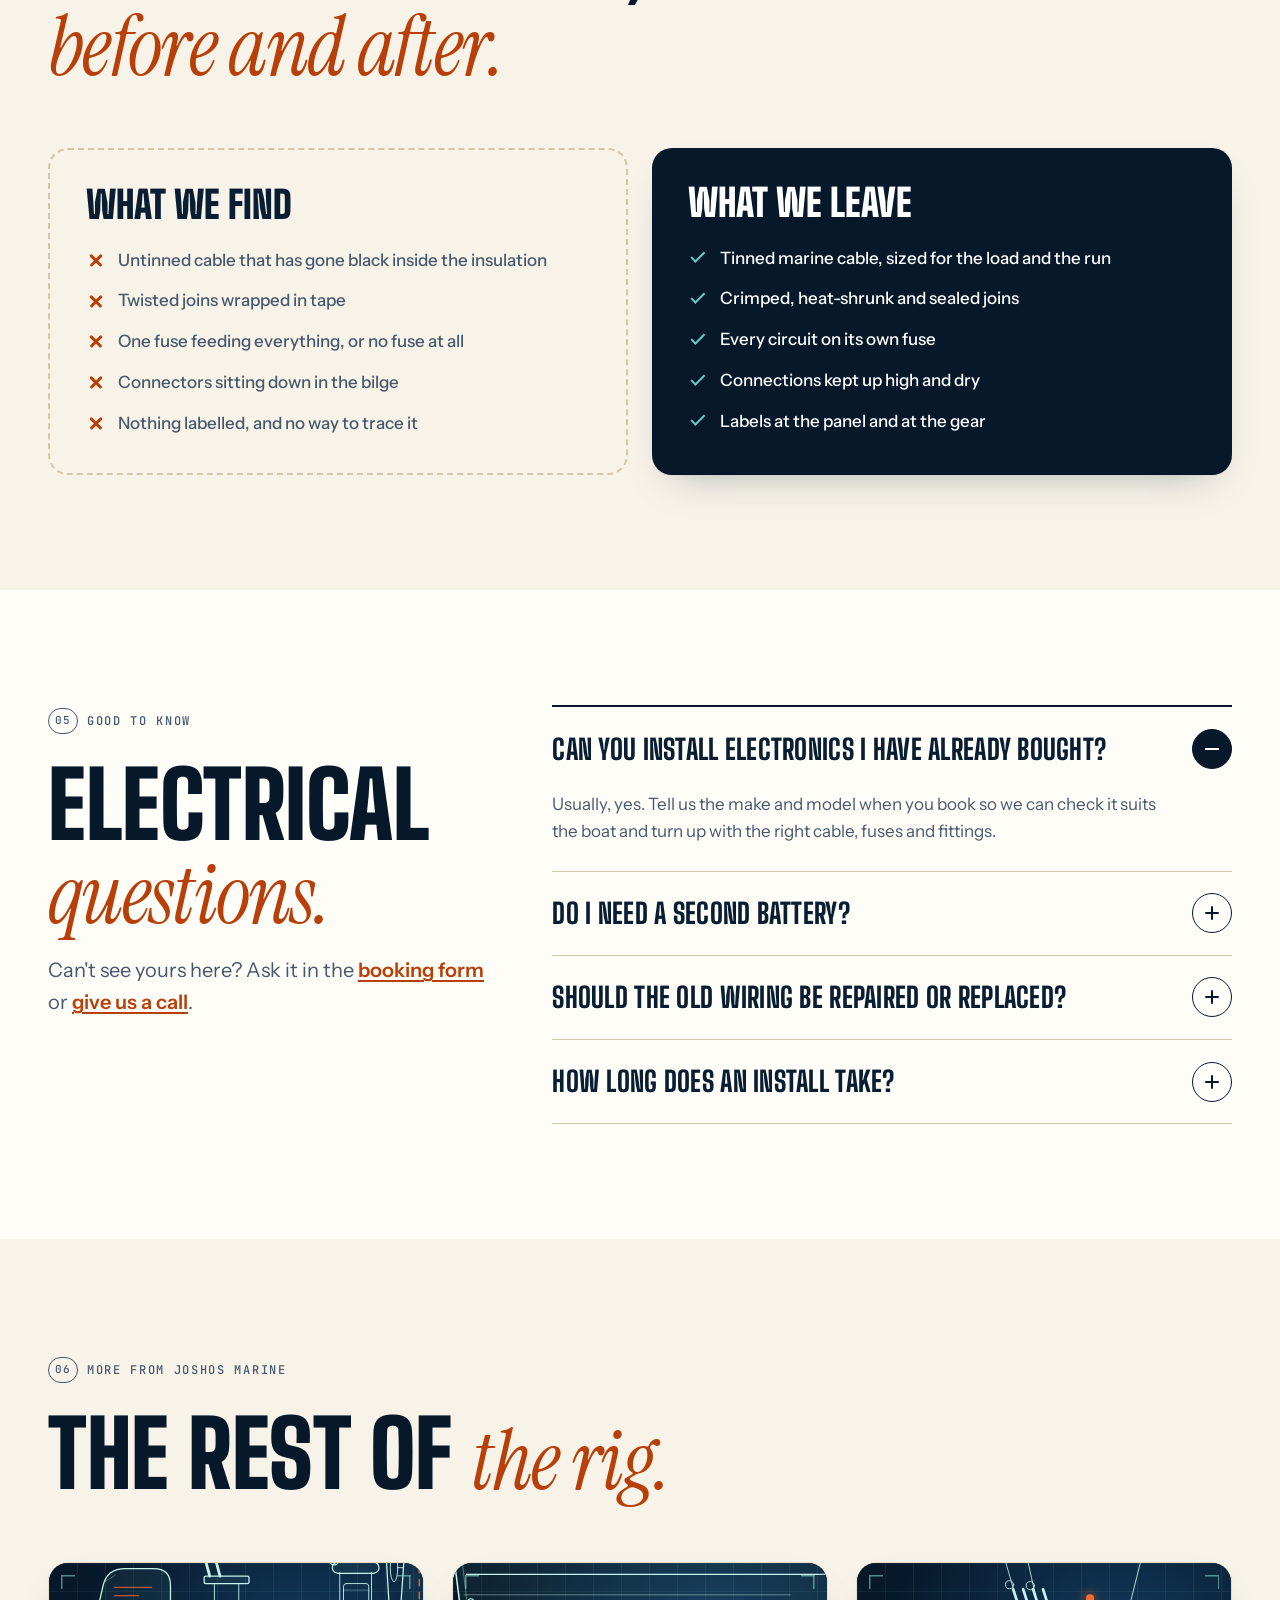
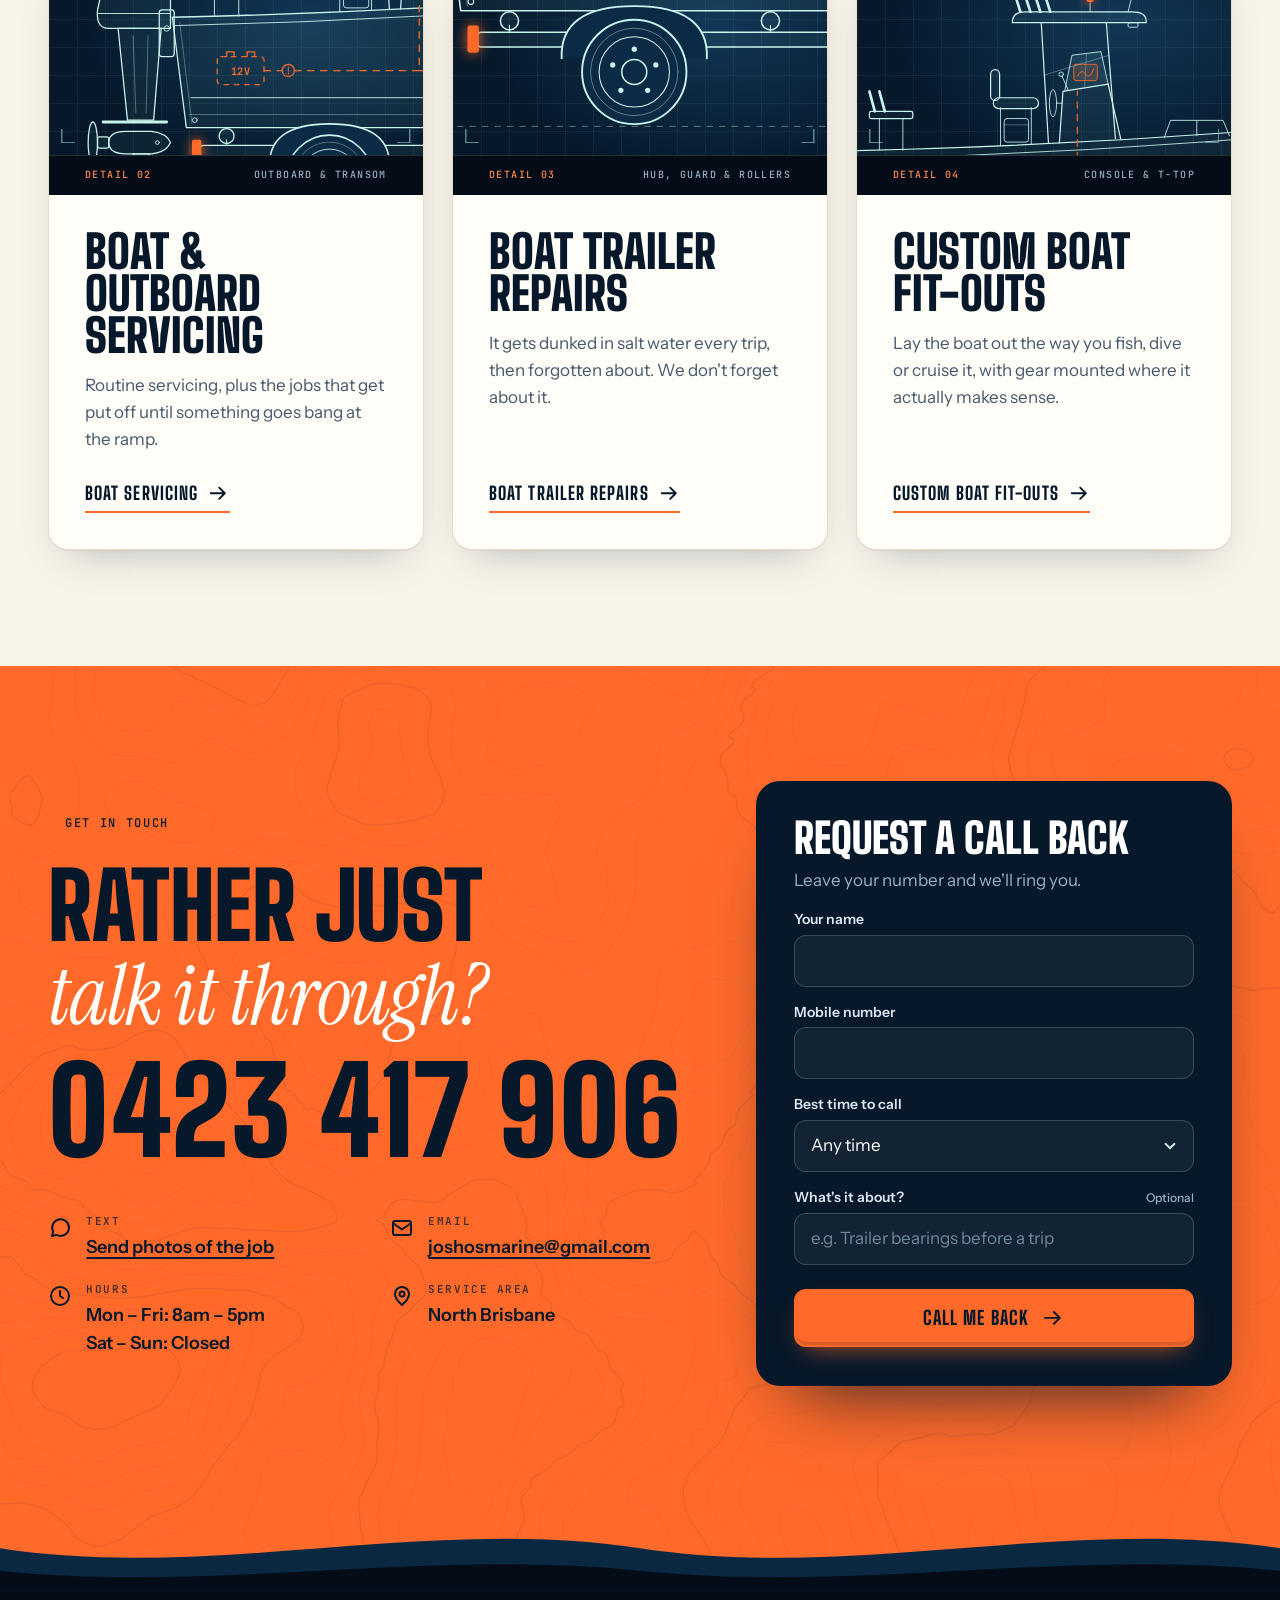
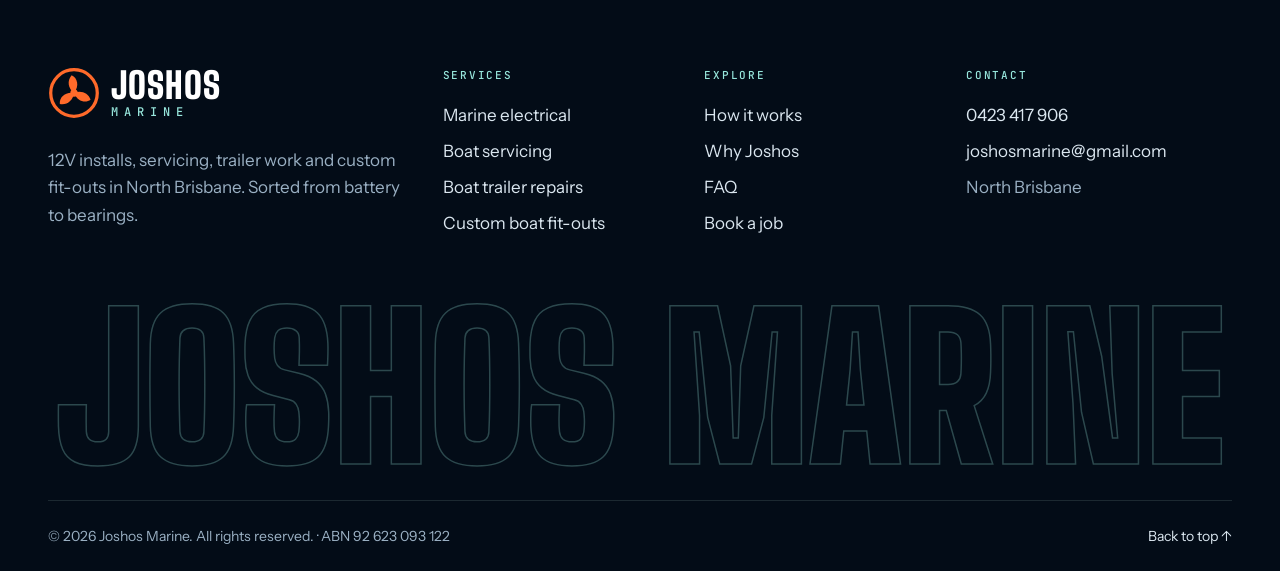
<file: marine-electrical/index.html>
<!doctype html>
<!-- Generated by tools/build_pages.py from tools/pages/marine-electrical.html. Edit those, not this file. -->
<html lang="en-AU">
<head>
  <meta charset="utf-8">
  <meta name="viewport" content="width=device-width, initial-scale=1, viewport-fit=cover">
  <title>Marine Electrical &amp; Boat Wiring North Brisbane | Joshos Marine</title>
  <meta name="description" content="12V marine electrical in North Brisbane: dual batteries, switch panels, sounders, GPS, VHF, lighting, bilge pumps and full boat rewires. Call 0423 417 906.">
  <meta name="robots" content="index, follow, max-image-preview:large">
  <meta name="geo.region" content="AU-QLD">
  <meta name="geo.placename" content="North Brisbane">
  <meta name="theme-color" content="#06182a">
  <meta name="format-detection" content="telephone=no">
  <script>
    // Visitors who arrive on the insecure http:// address are moved to https://,
    // but only once the secure address has answered, so nobody is ever sent to a
    // browser warning. (Turning on "Enforce HTTPS" in GitHub Pages does the same
    // job on the server; with that on, this never runs.)
    if (location.protocol === 'http:' && /(^|\.)joshosmarine\.com\.au$/.test(location.hostname) && window.fetch) {
      fetch('https://' + location.host + '/robots.txt', { mode: 'no-cors', cache: 'no-store' })
        .then(function () { location.replace('https://' + location.host + location.pathname + location.search + location.hash); })
        .catch(function () {});
    }
  </script>
  <link rel="canonical" href="https://joshosmarine.com.au/marine-electrical/">

  <meta property="og:type" content="website">
  <meta property="og:site_name" content="Joshos Marine">
  <meta property="og:title" content="12V marine electrical in North Brisbane — Joshos Marine">
  <meta property="og:description" content="Clean, fused and labelled 12V work for trailer boats across North Brisbane, from a single sounder install to a full rewire.">
  <meta property="og:url" content="https://joshosmarine.com.au/marine-electrical/">
  <meta property="og:image" content="https://joshosmarine.com.au/assets/img/og-image.jpg">
  <meta property="og:image:width" content="1200">
  <meta property="og:image:height" content="630">
  <meta property="og:image:alt" content="Joshos Marine: 12V installs, servicing, trailer work and custom fit-outs">
  <meta property="og:locale" content="en_AU">
  <meta name="twitter:card" content="summary_large_image">

  <script type="application/ld+json" id="page-data">
  {
    "@context": "https://schema.org",
    "@graph": [
      {
        "@type": "Service",
        "@id": "https://joshosmarine.com.au/marine-electrical/#service",
        "name": "12V marine electrical",
        "serviceType": "12V marine electrical",
        "description": "Clean, fused and labelled 12V work for trailer boats across North Brisbane, from a single sounder install to a full rewire.",
        "url": "https://joshosmarine.com.au/marine-electrical/",
        "areaServed": "North Brisbane",
        "provider": {
          "@type": "LocalBusiness",
          "@id": "https://joshosmarine.com.au/#business",
          "name": "Joshos Marine",
          "url": "https://joshosmarine.com.au/"
        }
      },
      {
        "@type": "BreadcrumbList",
        "itemListElement": [
          {
            "@type": "ListItem",
            "position": 1,
            "name": "Home",
            "item": "https://joshosmarine.com.au/"
          },
          {
            "@type": "ListItem",
            "position": 2,
            "name": "12V marine electrical",
            "item": "https://joshosmarine.com.au/marine-electrical/"
          }
        ]
      }
    ]
  }
  </script>

  <link rel="icon" href="../assets/img/favicon.svg" type="image/svg+xml">
  <link rel="apple-touch-icon" href="../assets/img/apple-touch-icon.png">
  <link rel="manifest" href="../site.webmanifest">

  <link rel="preload" href="../assets/fonts/big-shoulders-display-latin-wght-normal.woff2" as="font" type="font/woff2" crossorigin>
  <link rel="preload" href="../assets/fonts/instrument-sans-latin-wght-normal.woff2" as="font" type="font/woff2" crossorigin>
  <link rel="stylesheet" href="../css/styles.css">
  <link rel="stylesheet" href="../css/pages.css">

  <script>
    // Enables scroll animations only when JavaScript is running; if the main
    // script never arrives, the fallback below makes sure nothing stays hidden.
    document.documentElement.classList.add('js');
    setTimeout(function () { if (!window.__jmReady) document.documentElement.classList.remove('js'); }, 3000);
  </script>
  <script src="../js/config.js" defer></script>
  <script src="../js/main.js" defer></script>
  <script src="../js/pages.js" defer></script>
</head>
<body class="page page--marine-electrical">
  <a class="skip-link" href="#main">Skip to content</a>

  <svg class="svg-defs" width="0" height="0" aria-hidden="true" focusable="false">
    <defs>
      <symbol id="i-arrow" viewBox="0 0 24 24"><path d="M4 12h15M13 6l6 6-6 6"/></symbol>
      <symbol id="i-phone" viewBox="0 0 24 24"><path d="M5 4h4l2 5-2.5 1.5a11 11 0 0 0 5 5L15 13l5 2v4a2 2 0 0 1-2 2A16 16 0 0 1 3 6a2 2 0 0 1 2-2z"/></symbol>
      <symbol id="i-chat" viewBox="0 0 24 24"><path d="M21 11.5a8.4 8.4 0 0 1-12.3 7.4L4 20l1.2-4.4A8.4 8.4 0 1 1 21 11.5z"/></symbol>
      <symbol id="i-mail" viewBox="0 0 24 24"><rect x="3" y="5" width="18" height="14" rx="2"/><path d="m3.5 7.5 8.5 6 8.5-6"/></symbol>
      <symbol id="i-clock" viewBox="0 0 24 24"><circle cx="12" cy="12" r="9"/><path d="M12 7v5l3 2"/></symbol>
      <symbol id="i-pin" viewBox="0 0 24 24"><path d="M12 21s7-6.2 7-11a7 7 0 1 0-14 0c0 4.8 7 11 7 11z"/><circle cx="12" cy="10" r="2.5"/></symbol>
      <symbol id="i-check" viewBox="0 0 24 24"><path d="m5 12.5 4.5 4.5L19 7.5"/></symbol>
      <symbol id="i-calendar" viewBox="0 0 24 24"><rect x="3" y="5" width="18" height="16" rx="2"/><path d="M3 10h18M8 3v4M16 3v4"/></symbol>
      <symbol id="i-bolt" viewBox="0 0 24 24"><path d="M13 2.5 5 13.5h6l-1 8 8-11h-6l1-8z"/></symbol>
      <symbol id="i-spanner" viewBox="0 0 24 24"><path d="M20.5 7.2a4.8 4.8 0 0 1-6.6 4.4l-7 7a1.9 1.9 0 0 1-2.7-2.7l7-7a4.8 4.8 0 0 1 5.9-6.2l-2.9 2.9.6 2.6 2.6.6 2.9-2.9c.1.4.2.8.2 1.3z"/></symbol>
      <symbol id="i-wheel" viewBox="0 0 24 24"><circle cx="12" cy="12" r="9"/><circle cx="12" cy="12" r="2.8"/><path d="M12 3v6.2M12 14.8V21M3 12h6.2M14.8 12H21"/></symbol>
      <symbol id="i-ruler" viewBox="0 0 24 24"><path d="M3.5 16.5 16.5 3.5l4 4-13 13z"/><path d="m7.5 12.5 2 2M10.5 9.5l2 2M13.5 6.5l2 2"/></symbol>
      <symbol id="i-help" viewBox="0 0 24 24"><circle cx="12" cy="12" r="9"/><path d="M9.5 9.5a2.6 2.6 0 1 1 3.8 2.3c-.8.4-1.3 1-1.3 1.9M12 17v.1"/></symbol>
      <symbol id="i-facebook" viewBox="0 0 24 24"><path d="M14 8.5V7c0-.9.4-1.5 1.6-1.5H17V3h-2.3C12.3 3 11 4.6 11 6.8v1.7H9V11h2v10h3V11h2.5l.5-2.5H14z"/></symbol>
      <symbol id="i-instagram" viewBox="0 0 24 24"><rect x="3.5" y="3.5" width="17" height="17" rx="5"/><circle cx="12" cy="12" r="4"/><circle cx="17" cy="7" r=".6"/></symbol>

      <!-- Brand mark: a three-blade prop inside a ring -->
      <symbol id="mark" viewBox="0 0 48 48">
        <circle cx="24" cy="24" r="21.5" fill="none" stroke="currentColor" stroke-width="3"/>
        <g fill="currentColor">
          <path id="blade" d="M24 24c-5.6-4.2-6.6-11.4-2.2-16.4 5.4 2.4 7.4 9.8 2.2 16.4z"/>
          <use href="#blade" transform="rotate(120 24 24)"/>
          <use href="#blade" transform="rotate(240 24 24)"/>
          <circle cx="24" cy="24" r="3.4"/>
        </g>
      </symbol>

      <!-- The rig: boat, outboard and trailer. Drawn once at 960 x 560 and
           referenced by the hero and by each service card as a cropped detail. -->
      <g id="rig">
        <!-- ground + measure -->
        <path class="rg rg--faint rg--dash" d="M28 500H932"/>
        <path class="rg rg--faint" d="M192 524v14M742 524v14M192 531h550"/>
        <text class="rg-text" x="467" y="549" text-anchor="middle">BOW TO BUNG — ALL OF IT</text>

        <!-- boat: hull -->
        <path class="rg rg--body" d="M192 280 207 398H540c100 2 166-58 202-148Q470 274 192 280z"/>
        <path class="rg rg--thin" d="M193 289Q470 283 739 258"/>
        <path class="rg rg--thin" d="M212 366H520c92 0 160-34 204-80"/>
        <path class="rg rg--faint" d="M210 384H498"/>
        <path class="rg rg--faint" d="M200 286l13 108"/>
        <circle class="rg rg--thin" cx="216" cy="390" r="2.5"/>
        <text class="rg-text rg-text--rego" x="588" y="306">JM·12V</text>

        <!-- boat: bow fittings + stowed electric motor -->
        <path class="rg rg--thin" d="M552 265l7-19h58l7 17M588 246v17"/>
        <path class="rg rg--thin" d="M716 250h14M720 250v-5M726 250v-5"/>
        <rect class="rg rg--body" x="684" y="241" width="34" height="8" rx="2"/>
        <path class="rg" d="M648 243 752 237"/>
        <rect class="rg rg--body" x="632" y="235" width="19" height="14" rx="3.5"/>
        <ellipse class="rg rg--body" cx="757" cy="237" rx="13" ry="5.5"/>
        <ellipse class="rg rg--thin" cx="772" cy="237" rx="2.5" ry="9"/>

        <!-- boat: console, screen, wheel, throttle -->
        <path class="rg rg--body" d="M436 271l4-57 50-8 14 61"/>
        <path class="rg rg--glass" d="M490 206l-8-36-32 4-8 39"/>
        <path class="rg rg--faint" d="M466 172l-2 37"/>
        <rect class="rg rg--screen" x="452" y="184" width="26" height="18" rx="2.5"/>
        <path class="rg rg--hot rg--thin" d="M456 197q5-9 9-2t9-6"/>
        <ellipse class="rg rg--thin" cx="429" cy="227" rx="4" ry="15"/>
        <path class="rg rg--thin" d="M433 227h6M446 213l-7-16"/>
        <circle class="rg rg--thin" cx="438" cy="195" r="2.5"/>

        <!-- boat: leaning post + esky -->
        <path class="rg rg--thin" d="M371 274v-42M405 272v-40"/>
        <rect class="rg rg--body" x="363" y="221" width="50" height="12" rx="6"/>
        <rect class="rg rg--body" x="360" y="190" width="10" height="34" rx="5"/>
        <rect class="rg rg--thin" x="375" y="244" width="27" height="26" rx="3"/>
        <path class="rg rg--faint" d="M375 251h27"/>

        <!-- boat: T-top, rocket launchers, rods, aerial, light -->
        <path class="rg" d="M424 271l-8-133M498 266l-10-128"/>
        <path class="rg rg--faint" d="M419 196l72-22"/>
        <path class="rg rg--body" d="M384 138q0-12 14-12h118q16 0 16 10v2z"/>
        <path class="rg rg--tube" d="M393 126l-8-25M404 126l-8-25M415 126l-8-25M426 126l-8-25"/>
        <path class="rg rg--thin" d="M388 110Q374 62 362 20M410 110q-10-46-18-80"/>
        <circle class="rg rg--thin" cx="381" cy="96" r="4.5"/>
        <circle class="rg rg--thin" cx="404" cy="97" r="4.5"/>
        <path class="rg rg--thin" d="M512 126l22-88M470 126v-10"/>
        <circle class="rg rg--lamp" cx="470" cy="111" r="4.5"/>
        <rect class="rg rg--thin" x="512" y="138" width="11" height="5" rx="1.5"/>

        <!-- boat: bait board + rod holders at the stern -->
        <path class="rg rg--thin" d="M237 279v-35M263 279v-35"/>
        <rect class="rg rg--body" x="226" y="236" width="48" height="8" rx="2"/>
        <path class="rg rg--tube" d="M232 236l-6-22M243 236l-6-22"/>

        <!-- 12V: battery, isolator and live cable runs (seen "through" the hull) -->
        <rect class="rg rg--hot rg--dash" x="240" y="322" width="50" height="30" rx="4"/>
        <path class="rg rg--hot" d="M250 322v-5h8v5M272 322v-5h8v5"/>
        <text class="rg-text rg-text--hot" x="265" y="342" text-anchor="middle">12V</text>
        <circle class="rg rg--hot" cx="316" cy="337" r="6.5"/>
        <path class="rg rg--hot rg--thin" d="M316 333v8"/>
        <path class="rg rg--hot rg--flow" d="M290 337h19.5M322.5 337H456V214"/>
        <path class="rg rg--hot rg--flow" d="M456 337h212v-88"/>

        <!-- outboard -->
        <rect class="rg rg--body" x="178" y="272" width="16" height="50" rx="3"/>
        <circle class="rg rg--thin" cx="186" cy="292" r="3"/>
        <path class="rg rg--body" d="M124 292q-14 0-12-20l6-26q4-18 24-18h30q18 0 18 18v46z"/>
        <path class="rg rg--thin" d="M113 276h77"/>
        <path class="rg rg--hot rg--thin" d="M130 248h40M130 257h26"/>
        <path class="rg rg--faint" d="M120 242l11-7"/>
        <path class="rg rg--body" d="M134 292h46l-8 98h-28z"/>
        <path class="rg rg--faint" d="M150 300l3 82M166 300l-2 82"/>
        <path class="rg rg--tube" d="M118 392h68"/>
        <path class="rg rg--body" d="M124 414q0-12 18-12h28q16 2 20 12-4 10-20 12h-28q-18 0-18-12z"/>
        <rect class="rg rg--body" x="112" y="408" width="12" height="12" rx="2"/>
        <ellipse class="rg rg--body" cx="107" cy="414" rx="5" ry="22"/>
        <path class="rg rg--body" d="M150 426l-4 26 22-26z"/>
        <circle class="rg rg--thin" cx="176" cy="414" r="2"/>

        <!-- trailer: frame, drawbar, coupling -->
        <rect class="rg rg--body" x="222" y="417" width="566" height="13" rx="3"/>
        <path class="rg rg--body" d="M788 417l64 3v7l-64 3z"/>
        <rect class="rg rg--body" x="850" y="412" width="28" height="13" rx="6.5"/>
        <path class="rg rg--thin" d="M866 425v8"/>
        <rect class="rg rg--lamp" x="213" y="411" width="10" height="24" rx="2"/>
        <!-- trailer: rollers -->
        <path class="rg rg--thin" d="M250 417v-6M480 417v-6M560 417v-6M640 417v-29"/>
        <circle class="rg rg--body" cx="250" cy="407" r="8"/>
        <circle class="rg rg--body" cx="480" cy="407" r="8"/>
        <circle class="rg rg--body" cx="560" cy="407" r="8"/>
        <circle class="rg rg--body" cx="640" cy="381" r="7.5"/>
        <!-- trailer: winch post, winch, bow roller, strap -->
        <path class="rg rg--body" d="M737 417l-9-117h11l11 117z"/>
        <circle class="rg rg--body" cx="727" cy="301" r="8"/>
        <circle class="rg rg--body" cx="745" cy="340" r="10"/>
        <path class="rg rg--thin" d="M751 332l12-10M737 335l-31-16"/>
        <circle class="rg rg--thin" cx="765" cy="320" r="3"/>
        <!-- trailer: jockey wheel -->
        <path class="rg" d="M772 396v74M772 396h15"/>
        <rect class="rg rg--body" x="765" y="410" width="14" height="26" rx="2"/>
        <circle class="rg rg--body" cx="772" cy="484" r="14"/>
        <circle class="rg rg--thin" cx="772" cy="484" r="3.5"/>
        <!-- trailer: mudguard, tyre, rim, hub -->
        <path class="rg rg--solid" d="M296 440q-2-46 64-46t64 46"/>
        <circle class="rg rg--solid" cx="360" cy="452" r="46"/>
        <circle class="rg rg--thin" cx="360" cy="452" r="31"/>
        <circle class="rg rg--faint" cx="360" cy="452" r="38.5"/>
        <circle class="rg rg--hub" cx="360" cy="452" r="11"/>
        <g class="rg rg--lug">
          <circle cx="360" cy="432" r="2.3"/><circle cx="379" cy="445.8" r="2.3"/><circle cx="371.8" cy="468.2" r="2.3"/><circle cx="348.2" cy="468.2" r="2.3"/><circle cx="341" cy="445.8" r="2.3"/>
        </g>
      </g>
    </defs>
  </svg>

  <header class="site-header" data-header>
    <div class="container site-header__inner">
      <a class="brand" href="../" aria-label="Joshos Marine — home">
        <svg class="brand__mark" aria-hidden="true"><use href="#mark"/></svg>
        <span class="brand__text">
          <span class="brand__name">Joshos</span>
          <span class="brand__sub">Marine</span>
        </span>
      </a>

      <nav class="nav" aria-label="Primary">
        <ul>
          <li><a href="../#services">Services</a></li>
          <li><a href="../#electrical">12V</a></li>
          <li><a href="../#process">How it works</a></li>
          <li><a href="../#about">About</a></li>
          <li><a href="../#faq">FAQ</a></li>
        </ul>
      </nav>

      <div class="site-header__actions">
        <a class="header-phone" href="tel:+61423417906" data-tel>
          <svg class="icon" aria-hidden="true"><use href="#i-phone"/></svg>
          <span data-phone>0423 417 906</span>
        </a>
        <a class="header-call" href="tel:+61423417906" data-tel aria-label="Call Joshos Marine">
          <svg class="icon" aria-hidden="true"><use href="#i-phone"/></svg>
        </a>
        <a class="btn btn--primary btn--sm header-book" href="../?book=12V%20%26%20electrical#booking">Book a job</a>
        <button class="nav-toggle" type="button" aria-expanded="false" aria-controls="mobile-menu" data-nav-toggle>
          <span class="nav-toggle__bars" aria-hidden="true"><span></span><span></span><span></span></span>
          <span class="visually-hidden" data-nav-toggle-label>Open menu</span>
        </button>
      </div>
    </div>
  </header>

  <div class="mobile-menu" id="mobile-menu" data-mobile-menu hidden>
    <nav class="mobile-menu__nav" aria-label="Mobile">
      <ul>
        <li><a href="../#services"><span>01</span>Services</a></li>
        <li><a href="../#electrical"><span>02</span>12V installs</a></li>
        <li><a href="../#process"><span>03</span>How it works</a></li>
        <li><a href="../#about"><span>04</span>About</a></li>
        <li><a href="../#faq"><span>05</span>FAQ</a></li>
        <li><a href="../#contact"><span>06</span>Contact</a></li>
      </ul>
    </nav>
    <div class="mobile-menu__foot">
      <a class="btn btn--primary btn--block" href="../?book=12V%20%26%20electrical#booking">Book a job <svg class="icon" aria-hidden="true"><use href="#i-arrow"/></svg></a>
      <a class="btn btn--ghost btn--block" href="tel:+61423417906" data-tel>
        <svg class="icon" aria-hidden="true"><use href="#i-phone"/></svg>
        <span data-phone>0423 417 906</span>
      </a>
    </div>
  </div>

  <main id="main">

    <!-- ==================================================================
         Marine electrical: page header with a voltmeter
         ================================================================== -->
    <section class="hero page-hero" id="top">
      <div class="hero__bg" aria-hidden="true">
        <div class="contours"></div>
        <div class="hero__glow"></div>
        <div class="grain"></div>
      </div>

      <div class="container page-hero__grid">
        <div class="page-hero__copy">
          <nav class="crumbs" aria-label="Breadcrumb" data-reveal>
            <ol>
              <li><a href="../">Home</a></li>
              <li><a href="../#services">Services</a></li>
              <li aria-current="page">Marine electrical</li>
            </ol>
          </nav>

          <h1 class="display display--light page-hero__title" data-reveal style="--d:.06s">12V marine electrical <em>in North Brisbane.</em></h1>

          <p class="hero__lede" data-reveal style="--d:.14s">
            Clean, fused and labelled 12V work for trailer boats across North Brisbane,
            from a single sounder install to a full rewire.
          </p>

          <div class="hero__cta" data-reveal style="--d:.22s">
            <a class="btn btn--primary btn--lg" href="../?book=12V%20%26%20electrical#booking">Book an install <svg class="icon" aria-hidden="true"><use href="#i-arrow"/></svg></a>
            <a class="btn btn--ghost btn--lg page-hero__call" href="tel:+61423417906" data-tel>
              <svg class="icon" aria-hidden="true"><use href="#i-phone"/></svg>
              <span>Call <span data-phone>0423 417 906</span></span>
            </a>
          </div>

          <ul class="hero__points" data-reveal style="--d:.3s">
            <li><svg class="icon" aria-hidden="true"><use href="#i-check"/></svg>Quote before work starts</li>
            <li><svg class="icon" aria-hidden="true"><use href="#i-check"/></svg>Tinned marine cable</li>
            <li><svg class="icon" aria-hidden="true"><use href="#i-check"/></svg>Every circuit fused and labelled</li>
          </ul>
        </div>

        <div class="page-hero__art" data-reveal style="--d:.2s">
          <div class="plate">
            <div class="plate__view">
              <svg viewBox="0 0 400 310" role="img" aria-labelledby="gauge-title">
                <title id="gauge-title">A voltmeter reading 12.8 volts, in the healthy part of the scale</title>
                <path class="gauge__band gauge__band--low" d="M50 214A150 150 0 0 1 136.1 78.3"/>
                <path class="gauge__band gauge__band--mid" d="M136.1 78.3A150 150 0 0 1 190.6 64.3"/>
                <path class="gauge__band gauge__band--ok" d="M190.6 64.3A150 150 0 0 1 345.3 176.7"/>
                <path class="gauge__band gauge__band--low" d="M345.3 176.7A150 150 0 0 1 350 214"/>
                <path class="gauge__tick" d="M64 214h14M90 134.1l11.3 8.2M158 84.7l4.3 13.3M242 84.7l-4.3 13.3M310 134.1l-11.3 8.2M336 214h-14"/>
                <path class="gauge__tick gauge__tick--minor" d="M70.7 172l7.6 2.4M120.1 104l4.7 6.4M200 78v8M279.9 104l-4.7 6.4M329.3 172l-7.6 2.4"/>
                <text class="gauge__num" x="96" y="214">10</text>
                <text class="gauge__num" x="115.9" y="152.9">11</text>
                <text class="gauge__num" x="167.9" y="115.1">12</text>
                <text class="gauge__num" x="232.1" y="115.1">13</text>
                <text class="gauge__num" x="284.1" y="152.9">14</text>
                <text class="gauge__num" x="304" y="214">15</text>
                <line class="gauge__needle" x1="200" y1="234" x2="200" y2="98"/>
                <circle class="gauge__hub" cx="200" cy="214" r="11"/>
                <text class="gauge__read" x="200" y="274">12.8<tspan class="gauge__unit" dx="6">V</tspan></text>
                <text class="gauge__cap" x="200" y="296">HOUSE BATTERY · AT REST</text>
              </svg>
            </div>
            <p class="plate__cap"><b>Reading 01</b><span>Where it should sit</span></p>
          </div>
        </div>
      </div>
    </section>

    <!-- ==================================================================
         Fault-finding chart
         ================================================================== -->
    <section class="section section--sand" id="faults">
      <div class="container">
        <header class="section-head">
          <p class="eyebrow" data-reveal><span class="eyebrow__num">01</span>Fault-finding</p>
          <h2 class="display" data-reveal>What it's doing, <em>and why.</em></h2>
          <p class="section-head__lede" data-reveal>
            Most 12V problems on boats come back to a handful of causes. These are the ones we see most,
            and what is usually behind them.
          </p>
        </header>

        <div class="chart" data-reveal>
          <div class="chart__head" aria-hidden="true"><span>What it's doing</span><span>What's usually behind it</span></div>
          <div class="chart__row">
            <p class="chart__sym">Sounder or GPS resets when the motor starts</p>
            <p class="chart__cause"><span class="chart__k">Usually</span>The voltage dips while the starter is cranking. The cable feeding the electronics is too small, or they share the battery that starts the motor.</p>
          </div>
          <div class="chart__row">
            <p class="chart__sym">Battery flat after a week on the trailer</p>
            <p class="chart__cause"><span class="chart__k">Usually</span>Something is drawing power with everything switched off, or the battery is past it. A draw test shows which.</p>
          </div>
          <div class="chart__row">
            <p class="chart__sym">Lights flicker, or work when you wiggle a wire</p>
            <p class="chart__cause"><span class="chart__k">Usually</span>A corroded join or a poor earth, often inside a connector that looks fine from the outside.</p>
          </div>
          <div class="chart__row">
            <p class="chart__sym">A fuse that keeps blowing</p>
            <p class="chart__cause"><span class="chart__k">Usually</span>Cable that has chafed through and is shorting, or a circuit being asked to carry more than it was built for.</p>
          </div>
          <div class="chart__row">
            <p class="chart__sym">Green crust on terminals and plugs</p>
            <p class="chart__cause"><span class="chart__k">Usually</span>Salt and moisture in a joint that was never sealed. It travels up inside the cable, where you can't see it.</p>
          </div>
          <div class="chart__row">
            <p class="chart__sym">The radio is weak or noisy</p>
            <p class="chart__cause"><span class="chart__k">Usually</span>A poor power supply, a damaged aerial lead or a bad connection at the plug.</p>
          </div>
        </div>
      </div>
    </section>

    <!-- ==================================================================
         What we wire up, set out like the circuits on a panel
         ================================================================== -->
    <section class="section section--ink" id="included">
      <div class="container">
        <header class="section-head">
          <p class="eyebrow eyebrow--light" data-reveal><span class="eyebrow__num">02</span>What's covered</p>
          <h2 class="display display--light" data-reveal>What we <em>wire up.</em></h2>
          <p class="section-head__lede section-head__lede--light" data-reveal>
            New installs, upgrades and repairs on 12V systems. Everything is sized for the load,
            protected by its own fuse and labelled so it can be followed later.
          </p>
        </header>

        <ol class="circuits">
          <li class="circuit" data-reveal>
            <span class="circuit__id"><span class="led"></span>C01</span>
            <h3>Dual-battery &amp; lithium setups</h3>
            <p>Start and house batteries kept separate, with charging matched to the battery type, so the motor always has enough to start.</p>
          </li>
          <li class="circuit" data-reveal style="--d:.06s">
            <span class="circuit__id"><span class="led"></span>C02</span>
            <h3>Switch panels &amp; fuse blocks</h3>
            <p>A proper panel with every circuit on its own fuse and a label you can read, in place of a row of mystery switches.</p>
          </li>
          <li class="circuit" data-reveal>
            <span class="circuit__id"><span class="led"></span>C03</span>
            <h3>Sounders, GPS &amp; chartplotters</h3>
            <p>Units mounted where you can see them, transducers set up to read cleanly, and power fed from a fused supply.</p>
          </li>
          <li class="circuit" data-reveal style="--d:.06s">
            <span class="circuit__id"><span class="led"></span>C04</span>
            <h3>VHF radios &amp; aerials</h3>
            <p>Radio, aerial and coax fitted and routed properly, so the set gets full power and a clear signal when it matters.</p>
          </li>
          <li class="circuit" data-reveal>
            <span class="circuit__id"><span class="led"></span>C05</span>
            <h3>Bow-mount electric motors</h3>
            <p>Heavy cable sized for the length of the run, a breaker at the battery and a plug at the bow that stays dry.</p>
          </li>
          <li class="circuit" data-reveal style="--d:.06s">
            <span class="circuit__id"><span class="led"></span>C06</span>
            <h3>LED, nav &amp; deck lighting</h3>
            <p>Navigation lights you can rely on, plus deck, cabin and underwater lighting on their own switched circuits.</p>
          </li>
          <li class="circuit" data-reveal>
            <span class="circuit__id"><span class="led"></span>C07</span>
            <h3>Bilge pumps &amp; float switches</h3>
            <p>Pumps wired with an automatic float switch and a manual override, on a circuit that stays live when everything else is off.</p>
          </li>
          <li class="circuit" data-reveal style="--d:.06s">
            <span class="circuit__id"><span class="led led--go"></span>C08</span>
            <h3>Rewires &amp; fault-finding</h3>
            <p>Dropouts, flat batteries and corroded joins traced back to the cause, or stripped out and started again when that is the better fix.</p>
          </li>
        </ol>
      </div>
    </section>

    <!-- ==================================================================
         Voltage drop tool
         ================================================================== -->
    <section class="section section--paper" id="voltage-drop">
      <div class="container">
        <header class="section-head section-head--split">
          <div>
            <p class="eyebrow" data-reveal><span class="eyebrow__num">03</span>Try it yourself</p>
            <h2 class="display" data-reveal>Will it get <em>full voltage?</em></h2>
          </div>
          <p class="section-head__lede" data-reveal>
            Thin cable over a long run loses voltage before it reaches the gear. That is why a sounder
            resets or a pump runs slow. Put in your own numbers and see how much is lost.
          </p>
        </header>

        <div class="vdrop" data-vdrop data-level="good" data-reveal>
          <div class="vdrop__inputs">
            <div class="vdrop__field">
              <label for="vd-amps">Load</label>
              <output class="vdrop__val" data-out="amps" for="vd-amps">5 A</output>
              <input id="vd-amps" type="range" min="1" max="60" step="1" value="5" data-in="amps" aria-describedby="vd-amps-hint">
              <p class="vdrop__hint" id="vd-amps-hint">How much current the gear draws. A sounder is 1 to 3 A, a bilge pump about 5 A, a bow-mount electric 40 A or more.</p>
            </div>
            <div class="vdrop__field">
              <label for="vd-run">Cable run</label>
              <output class="vdrop__val" data-out="run" for="vd-run">4 m</output>
              <input id="vd-run" type="range" min="1" max="12" step="0.5" value="4" data-in="run" aria-describedby="vd-run-hint">
              <p class="vdrop__hint" id="vd-run-hint">One way, from the battery to the gear, following the route the cable takes.</p>
            </div>
            <div class="vdrop__field">
              <label for="vd-size">Cable size</label>
              <span class="vdrop__val" aria-hidden="true">mm²</span>
              <select id="vd-size" data-in="size" aria-describedby="vd-size-hint">
                <option value="1.5">1.5 mm²</option>
                <option value="2.5" selected>2.5 mm²</option>
                <option value="4">4 mm²</option>
                <option value="6">6 mm²</option>
                <option value="10">10 mm²</option>
                <option value="16">16 mm²</option>
                <option value="25">25 mm²</option>
                <option value="35">35 mm²</option>
              </select>
              <p class="vdrop__hint" id="vd-size-hint">The copper cross-section, not the outside width of the insulation.</p>
            </div>
          </div>

          <div class="vdrop__result" aria-live="polite">
            <p class="vdrop__k">Voltage lost on the way</p>
            <p class="vdrop__big"><span data-out="pct">2.4</span><small>%</small></p>
            <div>
              <div class="vdrop__bar" aria-hidden="true"><i data-bar></i></div>
              <div class="vdrop__scale" aria-hidden="true"><span>0</span><span>3%</span><span>10%</span></div>
            </div>
            <p class="vdrop__line"><span data-out="volts">0.29 V</span> lost, so a 12.6 V battery delivers <b data-out="arrive">12.3 V</b> at the gear.</p>
            <p class="vdrop__verdict" data-out="verdict">Good for electronics and nav lights</p>
            <p class="vdrop__tip" data-out="tip">This cable is big enough for this load over this run.</p>
          </div>
        </div>

        <p class="fineprint" data-reveal>
          A guide only. It assumes copper cable on a 12V system and counts the run out and back. Common marine
          practice is to keep the loss to 3% or less for electronics and navigation lights, and 10% or less for
          everything else. Cable also has to be rated for the current, and the fuse sized to protect the cable.
        </p>
      </div>
    </section>

    <!-- ==================================================================
         What we find / what we leave
         ================================================================== -->
    <section class="section section--sand" id="standard">
      <div class="container">
        <header class="section-head">
          <p class="eyebrow" data-reveal><span class="eyebrow__num">04</span>The standard</p>
          <h2 class="display" data-reveal>Behind the dash, <em>before and after.</em></h2>
        </header>

        <div class="versus">
          <div class="versus__col versus__col--bad" data-reveal>
            <h3 class="versus__k">What we find</h3>
            <ul>
              <li>Untinned cable that has gone black inside the insulation</li>
              <li>Twisted joins wrapped in tape</li>
              <li>One fuse feeding everything, or no fuse at all</li>
              <li>Connectors sitting down in the bilge</li>
              <li>Nothing labelled, and no way to trace it</li>
            </ul>
          </div>
          <div class="versus__col versus__col--good" data-reveal style="--d:.08s">
            <h3 class="versus__k">What we leave</h3>
            <ul>
              <li>Tinned marine cable, sized for the load and the run</li>
              <li>Crimped, heat-shrunk and sealed joins</li>
              <li>Every circuit on its own fuse</li>
              <li>Connections kept up high and dry</li>
              <li>Labels at the panel and at the gear</li>
            </ul>
          </div>
        </div>
      </div>
    </section>

    <!-- ==================================================================
         Questions
         ================================================================== -->
    <section class="section section--paper" id="faq">
      <div class="container faq__grid">
        <header class="section-head faq__head">
          <p class="eyebrow" data-reveal><span class="eyebrow__num">05</span>Good to know</p>
          <h2 class="display" data-reveal>Electrical <em>questions.</em></h2>
          <p class="section-head__lede" data-reveal>
            Can't see yours here? Ask it in the <a href="../?book=12V%20%26%20electrical#booking">booking form</a> or
            <a href="#contact">give us a call</a>.
          </p>
        </header>

        <div class="faq" data-reveal itemscope itemtype="https://schema.org/FAQPage">
          <details class="faq__item" name="faq" open itemscope itemprop="mainEntity" itemtype="https://schema.org/Question">
            <summary><span itemprop="name">Can you install electronics I have already bought?</span><i aria-hidden="true"></i></summary>
            <div class="faq__a" itemscope itemprop="acceptedAnswer" itemtype="https://schema.org/Answer"><p itemprop="text">Usually, yes. Tell us the make and model when you book so we can check it suits the boat and turn up with the right cable, fuses and fittings.</p></div>
          </details>
          <details class="faq__item" name="faq" itemscope itemprop="mainEntity" itemtype="https://schema.org/Question">
            <summary><span itemprop="name">Do I need a second battery?</span><i aria-hidden="true"></i></summary>
            <div class="faq__a" itemscope itemprop="acceptedAnswer" itemtype="https://schema.org/Answer"><p itemprop="text">It depends on what you run. A sounder and a few lights are fine on one battery. Add a fridge, bigger screens or long days at anchor and a separate house battery stops the electronics from flattening the one that starts the motor. Tell us what you run and we will tell you straight.</p></div>
          </details>
          <details class="faq__item" name="faq" itemscope itemprop="mainEntity" itemtype="https://schema.org/Question">
            <summary><span itemprop="name">Should the old wiring be repaired or replaced?</span><i aria-hidden="true"></i></summary>
            <div class="faq__a" itemscope itemprop="acceptedAnswer" itemtype="https://schema.org/Answer"><p itemprop="text">If the cable is sound and the problem is a few bad joins, a repair is fine. If the cable has gone black inside the insulation, or years of add-ons have no fusing, a rewire usually costs less than chasing faults one at a time. We will tell you which way we would go, and why, before any work starts.</p></div>
          </details>
          <details class="faq__item" name="faq" itemscope itemprop="mainEntity" itemtype="https://schema.org/Question">
            <summary><span itemprop="name">How long does an install take?</span><i aria-hidden="true"></i></summary>
            <div class="faq__a" itemscope itemprop="acceptedAnswer" itemtype="https://schema.org/Answer"><p itemprop="text">A single sounder or a set of lights is a short job. A dual-battery system or a full rewire takes longer. You will get a realistic timeframe with your quote.</p></div>
          </details>
        </div>
      </div>
    </section>

    <!-- ==================================================================
         The other services
         ================================================================== -->
    <section class="section section--sand" id="more">
      <div class="container">
        <header class="section-head">
          <p class="eyebrow" data-reveal><span class="eyebrow__num">06</span>More from Joshos Marine</p>
          <h2 class="display" data-reveal>The rest of <em>the rig.</em></h2>
        </header>

        <div class="svc-grid svc-grid--three">
          <article class="svc svc--link" data-reveal style="--d:0.00s">
            <div class="svc__art" aria-hidden="true">
              <div class="svc__view"><svg viewBox="60 222 400 205" preserveAspectRatio="xMidYMid slice"><use href="#rig"/></svg></div>
              <p class="svc__tag"><b>Detail 02</b><span>Outboard &amp; transom</span></p>
            </div>
            <div class="svc__body">
              <h3 class="svc__title"><a href="../boat-servicing/">Boat &amp; outboard servicing</a></h3>
              <p class="svc__lede">Routine servicing, plus the jobs that get put off until something goes bang at the ramp.</p>
              <a class="link-arrow" href="../boat-servicing/">Boat servicing <svg class="icon" aria-hidden="true"><use href="#i-arrow"/></svg></a>
            </div>
          </article>
          <article class="svc svc--link" data-reveal style="--d:0.08s">
            <div class="svc__art" aria-hidden="true">
              <div class="svc__view"><svg viewBox="200 356 330 169" preserveAspectRatio="xMidYMid slice"><use href="#rig"/></svg></div>
              <p class="svc__tag"><b>Detail 03</b><span>Hub, guard &amp; rollers</span></p>
            </div>
            <div class="svc__body">
              <h3 class="svc__title"><a href="../boat-trailer-repairs/">Boat trailer repairs</a></h3>
              <p class="svc__lede">It gets dunked in salt water every trip, then forgotten about. We don&#x27;t forget about it.</p>
              <a class="link-arrow" href="../boat-trailer-repairs/">Boat trailer repairs <svg class="icon" aria-hidden="true"><use href="#i-arrow"/></svg></a>
            </div>
          </article>
          <article class="svc svc--link" data-reveal style="--d:0.16s">
            <div class="svc__art" aria-hidden="true">
              <div class="svc__view"><svg viewBox="212 72 414 212" preserveAspectRatio="xMidYMid slice"><use href="#rig"/></svg></div>
              <p class="svc__tag"><b>Detail 04</b><span>Console &amp; T-top</span></p>
            </div>
            <div class="svc__body">
              <h3 class="svc__title"><a href="../custom-boat-fit-outs/">Custom boat fit-outs</a></h3>
              <p class="svc__lede">Lay the boat out the way you fish, dive or cruise it, with gear mounted where it actually makes sense.</p>
              <a class="link-arrow" href="../custom-boat-fit-outs/">Custom boat fit-outs <svg class="icon" aria-hidden="true"><use href="#i-arrow"/></svg></a>
            </div>
          </article>
        </div>
      </div>
    </section>

    <section class="section section--signal contact" id="contact">
      <div class="container contact__grid">
        <div class="contact__copy">
          <p class="eyebrow eyebrow--ink" data-reveal><span class="eyebrow__led"></span>Get in touch</p>
          <h2 class="display display--ink" data-reveal>Rather just <em>talk it through?</em></h2>

          <a class="contact__phone" href="tel:+61423417906" data-tel data-reveal>
            <span data-phone>0423 417 906</span>
          </a>

          <ul class="contact__list" data-reveal>
            <li>
              <svg class="icon" aria-hidden="true"><use href="#i-chat"/></svg>
              <div><span class="contact__k">Text</span><a href="sms:+61423417906" data-sms>Send photos of the job</a></div>
            </li>
            <li>
              <svg class="icon" aria-hidden="true"><use href="#i-mail"/></svg>
              <div><span class="contact__k">Email</span><a href="mailto:joshosmarine@gmail.com" data-mailto><span data-email>joshosmarine@gmail.com</span></a></div>
            </li>
            <li data-hours-row>
              <svg class="icon" aria-hidden="true"><use href="#i-clock"/></svg>
              <div><span class="contact__k">Hours</span><span data-hours>Mon – Fri: 8am – 5pm
Sat – Sun: Closed</span></div>
            </li>
            <li data-area-row>
              <svg class="icon" aria-hidden="true"><use href="#i-pin"/></svg>
              <div><span class="contact__k">Service area</span><span data-area>North Brisbane</span></div>
            </li>
          </ul>
        </div>

        <div class="callback" data-reveal style="--d:.1s">
          <form class="form form--dark" id="callback-form" data-form="callback" data-subject="Callback request (12V marine electrical page)" novalidate>
            <h3 class="callback__title">Request a call back</h3>
            <p class="callback__lede">Leave your number and we'll ring you.</p>

            <div class="field">
              <label for="cb-name">Your name</label>
              <input id="cb-name" name="name" type="text" autocomplete="name" required data-error="Who should we ask for?">
            </div>
            <div class="field">
              <label for="cb-phone">Mobile number</label>
              <input id="cb-phone" name="phone" type="tel" inputmode="tel" autocomplete="tel" required
                pattern="[\d\s+\-\(\)]{8,}" data-error="Pop in a number we can call you on.">
            </div>
            <div class="field">
              <label for="cb-when">Best time to call</label>
              <select id="cb-when" name="best_time">
                <option>Any time</option>
                <option>Morning</option>
                <option>Lunchtime</option>
                <option>Afternoon</option>
                <option>After 5 pm</option>
              </select>
            </div>
            <div class="field">
              <label for="cb-about">What's it about? <small>Optional</small></label>
              <input id="cb-about" name="details" type="text" placeholder="e.g. Trailer bearings before a trip">
            </div>

            <div class="hp" aria-hidden="true">
              <label>Leave this field empty <input type="text" name="company_website" tabindex="-1" autocomplete="off"></label>
            </div>

            <p class="form__status" data-status role="alert" hidden></p>

            <button class="btn btn--primary btn--block" type="submit" data-submit>
              <span data-submit-label>Call me back</span>
              <svg class="icon" aria-hidden="true"><use href="#i-arrow"/></svg>
            </button>
          </form>

          <div class="done done--dark" data-done hidden tabindex="-1">
            <div class="done__badge" aria-hidden="true"><svg class="icon"><use href="#i-check"/></svg></div>
            <h3 class="done__title" data-done-title>We'll call you.</h3>
            <p data-done-text>Thanks. Keep your phone handy and we'll be in touch.</p>
            <div class="done__actions">
              <button class="btn btn--quiet" type="button" data-copy hidden>Copy details</button>
              <button class="btn btn--quiet" type="button" data-restart>Start again</button>
            </div>
          </div>
        </div>
      </div>
    </section>

  </main>

  <footer class="site-footer">
    <div class="waves waves--footer" aria-hidden="true">
      <svg viewBox="0 0 2880 120" preserveAspectRatio="none"><path class="waves__back" d="M0 62c240 44 480-44 720 0s480-44 720 0 480-44 720 0 480-44 720 0v58H0z"/></svg>
      <svg viewBox="0 0 2880 120" preserveAspectRatio="none"><path class="waves__front" d="M0 92c240 30 480-30 720 0s480-30 720 0 480-30 720 0 480-30 720 0v28H0z"/></svg>
    </div>

    <div class="container">
      <div class="site-footer__top">
        <div class="site-footer__brand">
          <a class="brand brand--lg" href="#top" aria-label="Joshos Marine — back to top">
            <svg class="brand__mark" aria-hidden="true"><use href="#mark"/></svg>
            <span class="brand__text">
              <span class="brand__name">Joshos</span>
              <span class="brand__sub">Marine</span>
            </span>
          </a>
          <p>12V installs, servicing, trailer work and custom fit-outs in North Brisbane. Sorted from battery to bearings.</p>
          <div class="socials" data-socials hidden>
            <a href="../#" data-social="facebook" aria-label="Joshos Marine on Facebook" hidden><svg class="icon icon--fill" aria-hidden="true"><use href="#i-facebook"/></svg></a>
            <a href="../#" data-social="instagram" aria-label="Joshos Marine on Instagram" hidden><svg class="icon" aria-hidden="true"><use href="#i-instagram"/></svg></a>
          </div>
        </div>

        <nav class="site-footer__col" aria-label="Services">
          <h2>Services</h2>
          <ul>
            <li><a href="../marine-electrical/" aria-current="page">Marine electrical</a></li>
            <li><a href="../boat-servicing/">Boat servicing</a></li>
            <li><a href="../boat-trailer-repairs/">Boat trailer repairs</a></li>
            <li><a href="../custom-boat-fit-outs/">Custom boat fit-outs</a></li>
          </ul>
        </nav>

        <nav class="site-footer__col" aria-label="Site">
          <h2>Explore</h2>
          <ul>
            <li><a href="../#process">How it works</a></li>
            <li><a href="../#about">Why Joshos</a></li>
            <li><a href="../#faq">FAQ</a></li>
            <li><a href="../?book=12V%20%26%20electrical#booking">Book a job</a></li>
          </ul>
        </nav>

        <div class="site-footer__col">
          <h2>Contact</h2>
          <ul>
            <li><a href="tel:+61423417906" data-tel><span data-phone>0423 417 906</span></a></li>
            <li><a href="mailto:joshosmarine@gmail.com" data-mailto><span data-email>joshosmarine@gmail.com</span></a></li>
            <li data-area-row><span data-area>North Brisbane</span></li>
          </ul>
        </div>
      </div>

      <p class="site-footer__word" aria-hidden="true">Joshos Marine</p>

      <div class="site-footer__bottom">
        <p>© <span data-year>2026</span> Joshos Marine. All rights reserved.<span data-abn-wrap> · ABN <span data-abn>92 623 093 122</span></span></p>
        <a href="#top">Back to top ↑</a>
      </div>
    </div>
  </footer>

  <!-- Mobile quick actions -->
  <div class="quickbar" data-quickbar>
    <a href="tel:+61423417906" data-tel><svg class="icon" aria-hidden="true"><use href="#i-phone"/></svg>Call</a>
    <a href="sms:+61423417906" data-sms><svg class="icon" aria-hidden="true"><use href="#i-chat"/></svg>Text</a>
    <a class="quickbar__book" href="../?book=12V%20%26%20electrical#booking"><svg class="icon" aria-hidden="true"><use href="#i-calendar"/></svg>Book</a>
  </div>
</body>
</html>
</file>
<file: css/styles.css>
/* ==========================================================================
   Joshos Marine
   --------------------------------------------------------------------------
   1. Fonts & tokens      5. Hero            9.  Process & about
   2. Base                6. Ticker          10. Booking & forms
   3. Shared pieces       7. Services        11. FAQ, contact, footer

   The four service pages add css/pages.css on top of this file.
   4. Header & menu       8. 12V feature     12. Motion & print
   ========================================================================== */

/* 1. Fonts & tokens ------------------------------------------------------- */

@font-face {
  font-family: "Big Shoulders Display";
  src: url("../assets/fonts/big-shoulders-display-latin-wght-normal.woff2") format("woff2");
  font-weight: 100 900;
  font-style: normal;
  font-display: swap;
}
@font-face {
  font-family: "Instrument Sans";
  src: url("../assets/fonts/instrument-sans-latin-wght-normal.woff2") format("woff2");
  font-weight: 400 700;
  font-style: normal;
  font-display: swap;
}
@font-face {
  font-family: "Instrument Serif";
  src: url("../assets/fonts/instrument-serif-latin-400-italic.woff2") format("woff2");
  font-weight: 400;
  font-style: italic;
  font-display: swap;
}
@font-face {
  font-family: "JetBrains Mono";
  src: url("../assets/fonts/jetbrains-mono-latin-wght-normal.woff2") format("woff2");
  font-weight: 100 800;
  font-style: normal;
  font-display: swap;
}

:root {
  /* deep water */
  --ink-950: #030c17;
  --ink-900: #06182a;
  --ink-850: #081f36;
  --ink-800: #0b2843;
  --ink-700: #123757;
  --ink-600: #1d4c72;
  /* foam + instrument glow */
  --foam-100: #e9fbf8;
  --foam-200: #c8f3ed;
  --foam-300: #97e6dc;
  --foam-400: #5fd3c7;
  /* lifebuoy orange */
  --signal-300: #ffb38a;
  --signal-400: #ff8a4c;
  --signal-500: #ff6a2a;
  --signal-600: #e9540f;
  --signal-700: #b93f08;
  /* sailcloth */
  --paper: #fffdf8;
  --sand-50: #f8f3e9;
  --sand-100: #f1e9da;
  --sand-200: #e6dcc8;
  --sand-300: #d3c6ab;

  --text: #0a1e33;
  --text-soft: #46586b;
  --text-light: #dbe7f0;
  --text-light-soft: #9ab0c3;

  --font-display: "Big Shoulders Display", "Arial Narrow", "Roboto Condensed", Impact, sans-serif;
  --font-body: "Instrument Sans", system-ui, -apple-system, "Segoe UI", Roboto, sans-serif;
  --font-serif: "Instrument Serif", "Iowan Old Style", Georgia, serif;
  --font-mono: "JetBrains Mono", ui-monospace, "SF Mono", Menlo, Consolas, monospace;

  --gutter: clamp(1.25rem, 4.5vw, 3rem);
  --maxw: 1280px;
  --section-y: clamp(4.5rem, 9vw, 8.5rem);
  --radius: 20px;
  --radius-sm: 12px;
  --header-h: 76px;

  --ease-out: cubic-bezier(.2, .8, .2, 1);
  --shadow-card: 0 1px 0 rgba(10, 30, 51, .04), 0 18px 40px -22px rgba(10, 30, 51, .35);
}

/* 2. Base ----------------------------------------------------------------- */

*, *::before, *::after { box-sizing: border-box; }

html {
  -webkit-text-size-adjust: 100%;
  text-size-adjust: 100%;
  scroll-behavior: smooth;
  scroll-padding-top: calc(var(--header-h) + 12px);
}

body {
  margin: 0;
  background: var(--ink-900);
  color: var(--text);
  font-family: var(--font-body);
  font-size: 1.0625rem;
  line-height: 1.6;
  -webkit-font-smoothing: antialiased;
  -moz-osx-font-smoothing: grayscale;
  text-rendering: optimizeLegibility;
  overflow-x: clip;
}
body.is-locked { overflow: hidden; }

h1, h2, h3, p, ul, ol, dl, dd, figure, fieldset { margin: 0; padding: 0; }
ul, ol { list-style: none; }
fieldset { border: 0; min-width: 0; }
img, svg { display: block; max-width: 100%; }
a { color: inherit; }
a, button, label { -webkit-tap-highlight-color: transparent; }
button, input, select, textarea { font: inherit; color: inherit; }
button { cursor: pointer; }
[hidden] { display: none !important; }

:focus-visible {
  outline: 3px solid var(--signal-500);
  outline-offset: 3px;
  border-radius: 4px;
}
::selection { background: var(--signal-500); color: var(--ink-900); }

.svg-defs { position: absolute; width: 0; height: 0; overflow: hidden; }

.visually-hidden {
  position: absolute; width: 1px; height: 1px; margin: -1px; padding: 0;
  overflow: hidden; clip-path: inset(50%); white-space: nowrap; border: 0;
}

.skip-link {
  position: fixed; top: 12px; left: 12px; z-index: 200;
  padding: .75rem 1.1rem; border-radius: 10px;
  background: var(--signal-500); color: var(--ink-900);
  font-weight: 700; text-decoration: none;
  transform: translateY(-200%);
}
.skip-link:focus { transform: none; }

.container {
  width: 100%;
  max-width: calc(var(--maxw) + var(--gutter) * 2);
  margin-inline: auto;
  padding-left: max(var(--gutter), env(safe-area-inset-left, 0px));
  padding-right: max(var(--gutter), env(safe-area-inset-right, 0px));
}

.icon {
  width: 1.25em; height: 1.25em; flex: none;
  fill: none; stroke: currentColor; stroke-width: 2;
  stroke-linecap: round; stroke-linejoin: round;
}
.icon--fill { fill: currentColor; stroke: none; }

/* 3. Shared pieces -------------------------------------------------------- */

.section { position: relative; padding-block: var(--section-y); }
.section--sand { background: var(--sand-50); }
.section--paper { background: var(--paper); }
.section--ink { background: var(--ink-900); color: var(--text-light); }
.section--signal { background: var(--signal-500); color: var(--ink-900); }

.eyebrow {
  display: inline-flex; align-items: center; gap: .75em;
  font-family: var(--font-mono);
  font-size: .75rem; font-weight: 500;
  letter-spacing: .14em; text-transform: uppercase;
  color: var(--text-soft);
}
.eyebrow--light { color: var(--foam-300); }
.eyebrow--ink { color: var(--ink-900); }
/* The hero's descriptive line is the page's h1: two short rows at every width. */
.hero__what { align-items: flex-start; line-height: 1.6; }
.hero__what .eyebrow__led { flex: none; margin-top: .55em; }
.hero__what-line { display: block; white-space: nowrap; }
.eyebrow__num {
  display: inline-grid; place-items: center;
  min-width: 2.4em; padding: .3em .55em;
  border: 1px solid currentColor; border-radius: 999px;
  font-size: .92em; letter-spacing: .08em;
}
.eyebrow__led {
  width: 8px; height: 8px; border-radius: 50%;
  background: var(--signal-500);
  box-shadow: 0 0 0 4px rgba(255, 106, 42, .18), 0 0 14px 2px rgba(255, 106, 42, .7);
  animation: led-breathe 2.6s ease-in-out infinite;
}

.display {
  margin-top: .32em;
  font-family: var(--font-display);
  font-weight: 900;
  font-size: clamp(2.75rem, 1.4rem + 5.6vw, 5.75rem);
  line-height: .9;
  letter-spacing: -.005em;
  text-transform: uppercase;
  text-wrap: balance;
  color: var(--ink-900);
}
.display em {
  font-family: var(--font-serif);
  font-style: italic; font-weight: 400;
  font-size: .9em;
  letter-spacing: -.02em; text-transform: none;
  color: var(--signal-700);
}
.display--light { color: #fff; }
.display--light em { color: var(--signal-500); }
.display--ink em { color: var(--paper); }

.section-head { max-width: 46rem; margin-bottom: clamp(2.5rem, 5vw, 4.5rem); }
.section-head__lede {
  margin-top: 1.4rem;
  max-width: 38rem;
  font-size: clamp(1.0625rem, 1rem + .35vw, 1.25rem);
  color: var(--text-soft);
  text-wrap: pretty;
}
.section-head__lede--light { color: var(--text-light-soft); }
.section-head__lede a { color: var(--signal-700); font-weight: 600; text-underline-offset: 3px; }
.section-head--split { max-width: none; display: grid; gap: 1.5rem; align-items: end; }
@media (min-width: 900px) {
  .section-head--split { grid-template-columns: 1.2fr .8fr; gap: 4rem; }
  .section-head--split .section-head__lede { margin: 0 0 .5rem; }
}

/* buttons */
.btn {
  --btn-bg: var(--signal-500);
  --btn-fg: var(--ink-900);
  position: relative;
  display: inline-flex; align-items: center; justify-content: center; gap: .65em;
  padding: .82em 1.35em;
  border: 2px solid transparent; border-radius: var(--radius-sm);
  background: var(--btn-bg); color: var(--btn-fg);
  font-family: var(--font-display);
  font-size: 1.1875rem; font-weight: 800;
  letter-spacing: .055em; line-height: 1.1; text-transform: uppercase; text-decoration: none;
  white-space: nowrap;
  transition: transform .25s var(--ease-out), background-color .2s, color .2s, border-color .2s, box-shadow .25s;
}
.btn .icon { transition: transform .3s var(--ease-out); }
.btn:hover .icon:last-child { transform: translateX(4px); }
.btn:active { transform: translateY(1px) scale(.99); }

.btn--primary { box-shadow: 0 10px 26px -12px rgba(255, 106, 42, .85), inset 0 -3px 0 rgba(6, 24, 42, .16); }
.btn--primary:hover { --btn-bg: var(--signal-400); transform: translateY(-2px); }

.btn--ghost { --btn-bg: transparent; --btn-fg: #fff; border-color: rgba(200, 243, 237, .32); }
.btn--ghost:active { border-color: var(--foam-300); background: rgba(151, 230, 220, .1); }
@media (hover: hover) { .btn--ghost:hover { border-color: var(--foam-300); --btn-fg: var(--foam-200); background: rgba(151, 230, 220, .06); } }

.btn--dark { --btn-bg: var(--ink-900); --btn-fg: #fff; }
.btn--dark:hover { --btn-bg: var(--ink-700); transform: translateY(-2px); }

.btn--quiet { --btn-bg: transparent; --btn-fg: currentColor; padding-inline: .6em; opacity: .8; }
.btn--quiet:hover { opacity: 1; text-decoration: underline; text-underline-offset: 4px; }

.btn--sm { font-size: 1.0625rem; padding: .62em 1.05em; border-radius: 10px; }
.btn--lg { font-size: clamp(1.1875rem, 1.1rem + .4vw, 1.375rem); padding: .9em 1.5em; }
.btn--block { width: 100%; }
.btn[disabled] { opacity: .6; pointer-events: none; }

.link-arrow {
  display: inline-flex; align-items: center; gap: .5em;
  font-family: var(--font-display);
  font-size: 1.125rem; font-weight: 800; letter-spacing: .06em; text-transform: uppercase;
  text-decoration: none; color: var(--ink-900);
  border-bottom: 2px solid var(--signal-500);
  padding-bottom: .2em;
  transition: gap .25s var(--ease-out), color .2s;
}
.link-arrow:hover { gap: .85em; color: var(--signal-700); }
.link-arrow--light { color: #fff; }
.link-arrow--light:hover { color: var(--signal-400); }

/* status LEDs */
.led {
  display: inline-block; width: 8px; height: 8px; border-radius: 50%;
  background: var(--foam-400);
  box-shadow: 0 0 10px 1px rgba(95, 211, 199, .8);
}
.led--go { background: var(--signal-500); box-shadow: 0 0 10px 1px rgba(255, 106, 42, .85); animation: led-breathe 2.2s ease-in-out infinite; }

/* textures */
.grain {
  position: absolute; inset: 0; pointer-events: none;
  opacity: .16; mix-blend-mode: overlay;
  background-image: url("data:image/svg+xml,%3Csvg xmlns='http://www.w3.org/2000/svg' width='220' height='220'%3E%3Cfilter id='n'%3E%3CfeTurbulence type='fractalNoise' baseFrequency='.9' numOctaves='2' stitchTiles='stitch'/%3E%3CfeColorMatrix values='0 0 0 0 1 0 0 0 0 1 0 0 0 0 1 0 0 0 .55 0'/%3E%3C/filter%3E%3Crect width='100%25' height='100%25' filter='url(%23n)'/%3E%3C/svg%3E");
}
.contours {
  position: absolute; inset: 0; pointer-events: none;
  background: var(--foam-300);
  opacity: .1;
  -webkit-mask: url("../assets/img/contours.svg") center / cover no-repeat;
  mask: url("../assets/img/contours.svg") center / cover no-repeat;
}

/* animated swell used between sections */
.waves {
  position: absolute; left: 0; right: 0; bottom: 100%;
  height: clamp(48px, 7vw, 110px);
  margin-bottom: -1px;
  overflow: hidden; pointer-events: none;
}
.waves svg {
  position: absolute; left: 0; bottom: 0;
  /* Twice the width of the band and slid left by half, so it loops seamlessly.
     max-width must be lifted: the site-wide "svg { max-width: 100% }" rule
     otherwise shrinks this to one band-width and the wave runs out part-way. */
  width: 200%; min-width: 1800px; max-width: none; height: 100%;
  animation: swell 22s linear infinite;
}
.waves svg:nth-child(2) { animation-duration: 15s; animation-direction: reverse; }
.waves svg:nth-child(3) { animation-duration: 11s; }
.waves__back { fill: var(--ink-700); opacity: .55; }
.waves__mid { fill: var(--ink-800); }
.waves__front { fill: var(--ink-900); }
.waves--footer .waves__back { fill: var(--ink-800); opacity: 1; }
.waves--footer .waves__front { fill: var(--ink-950); }
.waves--footer svg:nth-child(2) { animation-duration: 13s; animation-direction: reverse; }

/* 4. Header & menu -------------------------------------------------------- */

.site-header {
  position: fixed; inset: 0 0 auto 0; z-index: 100;
  padding-top: env(safe-area-inset-top, 0px);
  color: #fff;
  transition: background-color .3s, box-shadow .3s, backdrop-filter .3s;
}
.site-header::after {
  content: ""; position: absolute; inset: auto 0 0 0; height: 1px;
  background: rgba(200, 243, 237, .14); opacity: 0; transition: opacity .3s;
}
.site-header.is-stuck,
.site-header.is-open {
  background: rgba(6, 24, 42, .93);
  -webkit-backdrop-filter: blur(16px) saturate(1.4);
  backdrop-filter: blur(16px) saturate(1.4);
}
.site-header.is-stuck::after { opacity: 1; }
.site-header__inner {
  display: flex; align-items: center; justify-content: space-between; gap: 1.5rem;
  height: var(--header-h);
}

.brand { display: inline-flex; align-items: center; gap: .7rem; text-decoration: none; color: #fff; }
.brand__mark { width: 40px; height: 40px; color: var(--signal-500); transition: transform .9s var(--ease-out); }
.brand:hover .brand__mark { transform: rotate(240deg); }
.brand__text { display: grid; line-height: 1; }
.brand__name {
  font-family: var(--font-display); font-weight: 900; font-size: 1.75rem;
  letter-spacing: .03em; text-transform: uppercase;
}
.brand__sub {
  margin-top: 2px;
  font-family: var(--font-mono); font-size: .625rem; font-weight: 500;
  letter-spacing: .46em; text-transform: uppercase; color: var(--foam-300);
}
.brand--lg .brand__mark { width: 52px; height: 52px; }
.brand--lg .brand__name { font-size: 2.25rem; }
.brand--lg .brand__sub { font-size: .75rem; letter-spacing: .5em; }

.nav { display: none; }
.nav ul { display: flex; gap: clamp(1.1rem, 2.2vw, 2.25rem); }
.nav a {
  position: relative; display: block; padding: .5rem 0;
  font-size: .9375rem; font-weight: 500; text-decoration: none; color: var(--text-light);
  transition: color .2s;
}
.nav a::after {
  content: ""; position: absolute; left: 0; right: 0; bottom: 2px; height: 2px;
  background: var(--signal-500);
  transform: scaleX(0); transform-origin: left;
  transition: transform .3s var(--ease-out);
}
.nav a:hover, .nav a[aria-current="true"] { color: #fff; }
.nav a:hover::after, .nav a[aria-current="true"]::after { transform: scaleX(1); }

.site-header__actions { display: flex; align-items: center; gap: .75rem; }
.header-phone {
  display: none; align-items: center; gap: .5rem;
  font-family: var(--font-mono); font-size: .875rem; font-weight: 500; letter-spacing: .04em;
  text-decoration: none; color: var(--text-light);
}
.header-phone .icon { color: var(--signal-500); width: 1.1em; height: 1.1em; }
.header-phone:hover { color: #fff; }
.header-book { display: none; }
.header-call {
  display: grid; place-items: center;
  width: 46px; height: 46px;
  border: 1px solid rgba(255, 106, 42, .55); border-radius: 12px;
  color: var(--signal-500);
  transition: background-color .2s, color .2s;
}
.header-call:active { background: var(--signal-500); color: var(--ink-900); }
@media (hover: hover) { .header-call:hover { background: var(--signal-500); color: var(--ink-900); } }

.nav-toggle {
  display: grid; place-items: center;
  width: 46px; height: 46px; padding: 0;
  border: 1px solid rgba(200, 243, 237, .28); border-radius: 12px;
  background: transparent; color: #fff;
}
.nav-toggle__bars { display: grid; gap: 5px; width: 20px; }
.nav-toggle__bars span {
  height: 2px; border-radius: 2px; background: currentColor;
  transition: transform .3s var(--ease-out), opacity .2s;
}
.nav-toggle[aria-expanded="true"] .nav-toggle__bars span:nth-child(1) { transform: translateY(7px) rotate(45deg); }
.nav-toggle[aria-expanded="true"] .nav-toggle__bars span:nth-child(2) { opacity: 0; }
.nav-toggle[aria-expanded="true"] .nav-toggle__bars span:nth-child(3) { transform: translateY(-7px) rotate(-45deg); }

@media (min-width: 560px) { .header-book { display: inline-flex; } }
@media (min-width: 1000px) {
  .nav { display: block; }
  .nav-toggle { display: none; }
}
@media (min-width: 1180px) {
  .header-phone { display: inline-flex; margin-right: .5rem; }
  .header-call { display: none; }
}

.mobile-menu {
  position: fixed; inset: 0; z-index: 90;
  display: flex; flex-direction: column; gap: 2rem;
  padding: calc(var(--header-h) + 1.5rem) var(--gutter) calc(1.5rem + env(safe-area-inset-bottom));
  background:
    radial-gradient(120% 70% at 100% 0%, rgba(29, 76, 114, .55), transparent 60%),
    var(--ink-900);
  color: #fff;
  overflow-y: auto;
  animation: menu-in .35s var(--ease-out);
}
/* the links sit in the middle of the space between the header and the buttons;
   on a short screen the auto margins shrink to nothing and the menu simply scrolls */
.mobile-menu__nav { margin-block: auto; }
.mobile-menu__nav ul { border-top: 1px solid rgba(200, 243, 237, .12); }
.mobile-menu__nav a {
  display: flex; align-items: baseline; gap: 1rem;
  padding: .35rem 0;
  font-family: var(--font-display); font-weight: 900;
  font-size: clamp(2.5rem, 11vw, 4rem); line-height: 1.05;
  text-transform: uppercase; text-decoration: none; color: #fff;
  border-bottom: 1px solid rgba(200, 243, 237, .12);
}
.mobile-menu__nav a span {
  font-family: var(--font-mono); font-size: .75rem; font-weight: 500; letter-spacing: .1em;
  color: var(--signal-500);
}
.mobile-menu__nav a:hover { color: var(--signal-400); }
.mobile-menu__foot { display: grid; gap: .75rem; }

/* 5. Hero ----------------------------------------------------------------- */

.hero {
  position: relative; isolation: isolate;
  padding: calc(var(--header-h) + clamp(2rem, 5vw, 4.5rem)) 0 clamp(2rem, 4vw, 3.25rem);
  background: var(--ink-900);
  color: #fff;
  overflow: hidden;
}
.hero__bg { position: absolute; inset: 0; z-index: -1; }
.hero__bg::before {
  content: ""; position: absolute; inset: 0;
  background:
    radial-gradient(70% 60% at 78% 38%, rgba(29, 76, 114, .75), transparent 70%),
    radial-gradient(60% 50% at 0% 100%, rgba(18, 55, 87, .7), transparent 70%),
    linear-gradient(180deg, var(--ink-950), var(--ink-900) 45%, var(--ink-850));
}
.hero__bg .contours { opacity: .13; }
.hero__bg::after {
  content: ""; position: absolute; inset: 0;
  background: linear-gradient(90deg, var(--ink-900) 0%, rgba(6, 24, 42, .55) 38%, transparent 70%);
}
.hero__glow {
  position: absolute; right: -8%; top: 18%;
  width: min(62vw, 900px); aspect-ratio: 1.5;
  background: radial-gradient(closest-side, rgba(95, 211, 199, .16), transparent);
  filter: blur(10px);
}

.hero__grid { display: grid; gap: clamp(2rem, 5vw, 3.5rem); align-items: center; }
.hero__copy { position: relative; z-index: 2; }

.hero__title {
  margin-top: 1.1rem;
  font-family: var(--font-display);
  font-weight: 900;
  font-size: clamp(3rem, 17vw, 8.25rem);
  line-height: .84;
  letter-spacing: -.01em;
  text-transform: uppercase;
}
.hero__line { display: block; white-space: nowrap; }
.hero__title em {
  display: inline-block;
  font-family: var(--font-serif);
  font-style: italic; font-weight: 400;
  font-size: .95em;
  letter-spacing: -.025em; text-transform: none;
  color: var(--signal-500);
  padding-right: .06em;
}

.hero__lede {
  margin-top: clamp(1.4rem, 2.5vw, 2rem);
  max-width: 34rem;
  font-size: clamp(1.0625rem, 1rem + .4vw, 1.3125rem);
  line-height: 1.55;
  color: var(--text-light);
  text-wrap: pretty;
}
.hero__cta { display: flex; flex-wrap: wrap; gap: .85rem; margin-top: clamp(1.6rem, 3vw, 2.25rem); }
.hero__points {
  display: flex; flex-wrap: wrap; gap: .6rem 1.5rem;
  margin-top: clamp(1.5rem, 3vw, 2.25rem);
  font-size: .9375rem; color: var(--text-light-soft);
}
.hero__points li { display: inline-flex; align-items: center; gap: .5rem; }
.hero__points .icon { color: var(--foam-400); width: 1.1em; height: 1.1em; stroke-width: 2.6; }

.hero__art { position: relative; min-width: 0; }

@media (max-width: 479px) {
  .hero__cta .btn { flex: 1 1 100%; }
}
/* phones get a Call button in place of "See what we do" */
.hero__call { display: none; }
.hero__call .icon { color: var(--signal-500); }
@media (max-width: 759px) {
  .hero__call { display: inline-flex; }
  .hero__see { display: none; }
}
@media (max-width: 379px) {
  .eyebrow { font-size: .625rem; letter-spacing: .08em; gap: .6em; }
  .btn { white-space: normal; text-align: center; }
}
@media (min-width: 960px) {
  .hero__grid { grid-template-columns: minmax(0, .92fr) minmax(0, 1.08fr); gap: clamp(1rem, 2vw, 2.5rem); }
  .hero__title { font-size: clamp(4.25rem, 7.7vw, 7.4rem); }
  .hero__art { margin-right: calc(var(--gutter) * -.6); }
}

/* the rig drawing */
.rig-view { position: relative; }
.rig-svg { width: 100%; height: auto; overflow: visible; --rig-bg: var(--ink-850); }
.rig-view__label {
  position: absolute; top: 0;
  font-family: var(--font-mono); font-size: .625rem; letter-spacing: .16em; text-transform: uppercase;
  color: rgba(151, 230, 220, .55);
}
.rig-view__label--tl { left: 0; }
.rig-view__label--tr { right: 4%; }
@media (max-width: 559px) { .rig-view__label--tr { display: none; } }

.rg {
  fill: none;
  stroke: var(--rig-stroke, var(--foam-200));
  stroke-width: var(--rig-sw, 2);
  stroke-linecap: round; stroke-linejoin: round;
}
.rg--body { fill: var(--rig-fill, rgba(151, 230, 220, .055)); }
.rg--solid { fill: var(--rig-bg, var(--ink-850)); stroke-width: calc(var(--rig-sw, 2) * 1.25); }
.rg--thin { stroke-width: calc(var(--rig-sw, 2) * .7); }
.rg--faint { stroke-width: calc(var(--rig-sw, 2) * .55); opacity: .5; }
.rg--tube { stroke-width: calc(var(--rig-sw, 2) * 2.2); }
.rg--dash { stroke-dasharray: 5 6; }
.rg--glass { fill: rgba(151, 230, 220, .1); stroke-width: calc(var(--rig-sw, 2) * .7); }
.rg--screen { fill: rgba(255, 106, 42, .16); stroke: var(--signal-500); stroke-width: calc(var(--rig-sw, 2) * .7); }
.rg--lamp { fill: var(--signal-500); stroke: none; filter: drop-shadow(0 0 6px rgba(255, 106, 42, .9)); }
.rg--hub { fill: var(--rig-bg, var(--ink-850)); }
.rg--lug { fill: var(--rig-stroke, var(--foam-200)); stroke: none; }
.rg--hot { stroke: var(--signal-500); }
.rg--flow { stroke-dasharray: 7 7; animation: current 1.1s linear infinite; }
.rg-text {
  font-family: var(--font-mono); font-size: 10px; letter-spacing: .16em;
  fill: var(--rig-stroke, var(--foam-200)); opacity: calc(.5 * var(--rig-text, 1));
}
.rg-text--rego { font-size: 12px; font-weight: 700; letter-spacing: .08em; opacity: calc(.65 * var(--rig-text, 1)); }
.rg-text--hot { fill: var(--signal-500); opacity: var(--rig-text-hot, var(--rig-text, 1)); font-size: 11px; font-weight: 700; letter-spacing: .04em; }

/* pins over the drawing */
.pin {
  position: absolute; left: var(--x); top: var(--y); z-index: 2;
  display: inline-flex; align-items: center; gap: .5rem;
  transform: translate(-14px, -50%);
  text-decoration: none; color: #fff;
}
.pin__dot {
  position: relative; display: grid; place-items: center;
  width: 28px; height: 28px; border-radius: 50%;
  background: var(--signal-500); color: var(--ink-900);
  font-family: var(--font-mono); font-size: .6875rem; font-weight: 700;
  box-shadow: 0 0 0 4px rgba(255, 106, 42, .22);
  transition: transform .25s var(--ease-out);
}
.pin__dot::after {
  content: ""; position: absolute; inset: -4px; border-radius: 50%;
  border: 1.5px solid var(--signal-500);
  animation: ping 2.8s var(--ease-out) infinite;
}
.pin:nth-of-type(2) .pin__dot::after { animation-delay: .7s; }
.pin:nth-of-type(3) .pin__dot::after { animation-delay: 1.4s; }
.pin:nth-of-type(4) .pin__dot::after { animation-delay: 2.1s; }
.pin__label {
  display: none;
  padding: .32rem .6rem;
  border: 1px solid rgba(200, 243, 237, .22); border-radius: 8px;
  background: rgba(6, 24, 42, .78);
  -webkit-backdrop-filter: blur(6px); backdrop-filter: blur(6px);
  font-family: var(--font-mono); font-size: .6875rem; font-weight: 500;
  letter-spacing: .1em; text-transform: uppercase; white-space: nowrap;
  transition: background-color .2s, border-color .2s, color .2s;
}
.pin:hover .pin__dot, .pin:focus-visible .pin__dot { transform: scale(1.15); }
.pin:hover .pin__label, .pin:focus-visible .pin__label { background: var(--signal-500); border-color: var(--signal-500); color: var(--ink-900); }
.pin[data-pin="above"] { flex-direction: column-reverse; transform: translate(-50%, calc(-100% + 14px)); }
.pin[data-pin="below"] { flex-direction: column; transform: translate(-50%, -14px); }
@media (min-width: 640px) { .pin__label { display: block; } }
@media (max-width: 639px) {
  /* on phones the drawing runs a little past both edges so the boat reads bigger */
  .rig-view { width: 118%; margin-left: -9%; }
  .rig-view__label--tl { left: 9%; }
  .rig-svg { --rig-text: 0; }
  .pin, .pin[data-pin="above"], .pin[data-pin="below"] { transform: translate(-50%, -50%); }
  .pin__dot { width: 24px; height: 24px; font-size: .625rem; }
}

/* instrument strip */
.readout {
  display: grid; grid-template-columns: repeat(2, minmax(0, 1fr));
  margin-top: clamp(2rem, 4vw, 3.5rem);
  border: 1px solid rgba(200, 243, 237, .16); border-radius: 14px;
  background: rgba(3, 12, 23, .45);
  -webkit-backdrop-filter: blur(8px); backdrop-filter: blur(8px);
  font-family: var(--font-mono);
}
.readout__cell { padding: .9rem 1.1rem; border-color: rgba(200, 243, 237, .14); border-style: solid; border-width: 0; }
.readout__cell:nth-child(odd) { border-right-width: 1px; }
.readout__cell:nth-child(-n + 2) { border-bottom-width: 1px; }
.readout dt { font-size: .625rem; letter-spacing: .16em; text-transform: uppercase; color: var(--text-light-soft); }
.readout dd {
  display: flex; align-items: center; gap: .55rem; margin-top: .25rem;
  font-size: clamp(.8125rem, .75rem + .3vw, .9375rem); font-weight: 500; letter-spacing: .04em;
  text-transform: uppercase; color: #fff;
}
@media (min-width: 820px) {
  .readout { grid-template-columns: repeat(4, minmax(0, 1fr)); }
  .readout__cell { padding: 1rem 1.4rem; border-bottom-width: 0 !important; border-right-width: 1px; }
  .readout__cell:last-child { border-right-width: 0; }
}

/* 6. Ticker --------------------------------------------------------------- */

.ticker {
  position: relative; z-index: 1;
  overflow: hidden;
  background: var(--signal-500); color: var(--ink-900);
  border-block: 2px solid var(--ink-900);
}
.ticker__track { display: flex; width: max-content; animation: ticker 38s linear infinite; }
.ticker:hover .ticker__track { animation-play-state: paused; }
.ticker ul { display: flex; flex: none; }
.ticker li {
  display: flex; align-items: center;
  padding: .7rem 0;
  font-family: var(--font-display); font-weight: 900;
  font-size: clamp(1.375rem, 1.1rem + 1.1vw, 2rem);
  letter-spacing: .04em; text-transform: uppercase; white-space: nowrap;
}
.ticker li::after {
  content: ""; width: .5em; height: .5em; margin-inline: 1.1em;
  background: var(--ink-900);
  clip-path: polygon(50% 0, 62% 38%, 100% 50%, 62% 62%, 50% 100%, 38% 62%, 0 50%, 38% 38%);
}

/* 7. Services ------------------------------------------------------------- */

.svc-grid { display: grid; gap: clamp(1.25rem, 2.2vw, 2rem); }
@media (min-width: 860px) { .svc-grid { grid-template-columns: repeat(2, minmax(0, 1fr)); } }

.svc {
  display: flex; flex-direction: column;
  border: 1px solid var(--sand-200); border-radius: var(--radius);
  background: var(--paper);
  box-shadow: var(--shadow-card);
  overflow: hidden;
  scroll-margin-top: 8px;
  transition: transform .45s var(--ease-out), box-shadow .45s var(--ease-out), border-color .3s;
}
.svc:hover { transform: translateY(-6px); border-color: var(--ink-900); box-shadow: 0 30px 60px -30px rgba(10, 30, 51, .55); }
.svc:target { border-color: var(--signal-500); box-shadow: 0 0 0 3px rgba(255, 106, 42, .35), var(--shadow-card); }

.svc__art { background: var(--ink-950); }
.svc__view {
  position: relative; aspect-ratio: 1.95;
  background:
    linear-gradient(rgba(151, 230, 220, .07) 1px, transparent 1px) 0 0 / 100% 28px,
    linear-gradient(90deg, rgba(151, 230, 220, .07) 1px, transparent 1px) 0 0 / 28px 100%,
    radial-gradient(90% 120% at 70% 30%, var(--ink-700), var(--ink-900) 70%);
  overflow: hidden;
}
.svc__view svg {
  position: absolute; inset: 0; width: 100%; height: 100%;
  --rig-sw: 1.35; --rig-bg: #0b2a45;
  transition: transform .9s var(--ease-out);
}
.svc:hover .svc__view svg { transform: scale(1.05); }
.svc__view::after {
  content: ""; position: absolute; inset: 12px; pointer-events: none;
  background:
    linear-gradient(var(--foam-300) 0 0) left top / 14px 1.5px,
    linear-gradient(var(--foam-300) 0 0) left top / 1.5px 14px,
    linear-gradient(var(--foam-300) 0 0) right top / 14px 1.5px,
    linear-gradient(var(--foam-300) 0 0) right top / 1.5px 14px,
    linear-gradient(var(--foam-300) 0 0) left bottom / 14px 1.5px,
    linear-gradient(var(--foam-300) 0 0) left bottom / 1.5px 14px,
    linear-gradient(var(--foam-300) 0 0) right bottom / 14px 1.5px,
    linear-gradient(var(--foam-300) 0 0) right bottom / 1.5px 14px;
  background-repeat: no-repeat;
  opacity: .55;
}
.svc__tag {
  display: flex; justify-content: space-between; gap: 1rem;
  padding: .7rem clamp(1.4rem, 3vw, 2.25rem);
  border-top: 1px solid rgba(200, 243, 237, .16);
  font-family: var(--font-mono); font-size: .625rem; font-weight: 500;
  letter-spacing: .14em; text-transform: uppercase; color: var(--text-light-soft);
}
.svc__tag b { font-weight: 500; color: var(--signal-400); }
.nb { white-space: nowrap; }

.svc__body {
  position: relative; display: flex; flex-direction: column; flex: 1;
  padding: clamp(1.4rem, 3vw, 2.25rem);
}
.svc__num {
  position: absolute; top: clamp(1.1rem, 2.6vw, 1.9rem); right: clamp(1.4rem, 3vw, 2.25rem);
  font-family: var(--font-display); font-weight: 900; font-size: clamp(3rem, 6vw, 4.5rem); line-height: .8;
  color: transparent; -webkit-text-stroke: 1.5px var(--sand-300);
  transition: -webkit-text-stroke-color .3s, color .3s;
}
.svc:hover .svc__num { -webkit-text-stroke-color: var(--signal-500); color: var(--signal-500); }
.svc__title {
  max-width: 16ch; text-wrap: balance;
  font-family: var(--font-display); font-weight: 900;
  font-size: clamp(2rem, 1.5rem + 2vw, 2.875rem); line-height: .92;
  text-transform: uppercase; color: var(--ink-900);
}
.svc__lede { margin-top: .9rem; max-width: 30rem; color: var(--text-soft); text-wrap: pretty; }

.ticks {
  display: grid; gap: .55rem 1.5rem;
  margin: 1.5rem 0 1.75rem; padding-top: 1.5rem;
  border-top: 1px dashed var(--sand-300);
  font-size: .9375rem; font-weight: 500; line-height: 1.35;
}
.ticks li { position: relative; padding-left: 1.5rem; }
.ticks li::before {
  content: ""; position: absolute; left: 0; top: .42em;
  width: .7rem; height: .4rem;
  border: solid var(--signal-600); border-width: 0 0 2.5px 2.5px;
  transform: rotate(-45deg); transform-origin: center;
}
@media (min-width: 440px) { .ticks { grid-template-columns: repeat(2, minmax(0, 1fr)); } }
.svc .link-arrow { margin-top: auto; align-self: flex-start; }

.notsure {
  display: grid; gap: 1.5rem; align-items: center;
  margin-top: clamp(1.25rem, 2.2vw, 2rem);
  padding: clamp(1.5rem, 3vw, 2.25rem) clamp(1.4rem, 3vw, 2.5rem);
  border: 2px dashed var(--sand-300); border-radius: var(--radius);
}
.notsure__title {
  font-family: var(--font-display); font-weight: 900; font-size: clamp(1.75rem, 1.4rem + 1.4vw, 2.375rem);
  line-height: 1; text-transform: uppercase;
}
.notsure > * { min-width: 0; }
.notsure .btn { justify-self: start; max-width: 100%; }
.notsure p { margin-top: .5rem; max-width: 40rem; color: var(--text-soft); }
@media (min-width: 800px) { .notsure { grid-template-columns: 1fr auto; } }

/* links at the foot of a service card: book it, or read the full page */
.svc__title a { color: inherit; text-decoration: none; transition: color .2s; }
.svc__title a:hover { color: var(--signal-700); }
.svc__links { display: flex; flex-wrap: wrap; align-items: center; gap: .9rem 1.75rem; margin-top: auto; }
.svc .svc__links .link-arrow { margin-top: 0; }
.svc__more {
  font-size: .9375rem; font-weight: 600; color: var(--text-soft);
  text-decoration-thickness: 1.5px; text-underline-offset: 4px;
  transition: color .2s;
}
.svc__more:hover { color: var(--signal-700); }

/* 8. 12V feature ---------------------------------------------------------- */

.electrical { overflow: hidden; isolation: isolate; }
.electrical__bg { position: absolute; inset: 0; z-index: -1; }
.electrical__bg::before {
  content: ""; position: absolute; inset: 0;
  background:
    radial-gradient(55% 60% at 85% 35%, rgba(255, 106, 42, .12), transparent 70%),
    radial-gradient(60% 70% at 70% 45%, rgba(29, 76, 114, .55), transparent 70%),
    linear-gradient(180deg, var(--ink-950), var(--ink-900));
}
.electrical__grid { display: grid; gap: clamp(2.5rem, 5vw, 4rem); align-items: center; }
@media (min-width: 1000px) { .electrical__grid { grid-template-columns: minmax(0, .95fr) minmax(0, 1.05fr); } }

.specs { display: grid; gap: 0; margin-top: clamp(2rem, 4vw, 3rem); }
.specs li {
  display: grid; grid-template-columns: auto 1fr; gap: 1.1rem; align-items: start;
  padding: 1.15rem 0;
  border-top: 1px solid rgba(200, 243, 237, .14);
}
.specs li:last-child { border-bottom: 1px solid rgba(200, 243, 237, .14); }
.specs__k {
  display: grid; place-items: center; width: 2.25rem; height: 2.25rem;
  border: 1px solid var(--signal-500); border-radius: 8px;
  font-family: var(--font-mono); font-size: .8125rem; font-weight: 700; color: var(--signal-500);
}
.specs h3 {
  font-family: var(--font-display); font-weight: 800; font-size: 1.5rem; line-height: 1.05;
  letter-spacing: .02em; text-transform: uppercase; color: #fff;
}
.specs p { margin-top: .3rem; font-size: 1rem; color: var(--text-light-soft); max-width: 32rem; }

.schematic {
  position: relative;
  padding: clamp(1rem, 2.4vw, 1.75rem);
  border: 1px solid rgba(200, 243, 237, .18); border-radius: var(--radius);
  background:
    linear-gradient(rgba(151, 230, 220, .05) 1px, transparent 1px) 0 0 / 100% 24px,
    linear-gradient(90deg, rgba(151, 230, 220, .05) 1px, transparent 1px) 0 0 / 24px 100%,
    rgba(3, 12, 23, .62);
  box-shadow: 0 40px 80px -40px rgba(0, 0, 0, .8), inset 0 1px 0 rgba(255, 255, 255, .05);
}
.schematic__head, .schematic__foot {
  display: flex; flex-wrap: wrap; justify-content: space-between; gap: .5rem 1.5rem;
  font-family: var(--font-mono); font-size: .6875rem; letter-spacing: .14em; text-transform: uppercase;
  color: var(--text-light-soft);
}
.schematic__head { margin-bottom: .9rem; }
.schematic__foot { margin-top: .9rem; }
.schematic__live { display: inline-flex; align-items: center; gap: .5rem; color: var(--signal-400); }
.schematic__foot span { display: inline-flex; align-items: center; gap: .6rem; }
.schematic__foot b { color: var(--signal-500); font-size: 1.1em; }
.schematic__foot i { width: 18px; border-top: 2px dashed var(--foam-400); opacity: .7; }
.schematic svg { width: 100%; height: auto; overflow: visible; }
.schematic__svg--wide { display: none; }
.schematic__svg--tall { max-width: 440px; margin-inline: auto; }
@media (min-width: 620px) {
  .schematic__svg--wide { display: block; }
  .schematic__svg--tall { display: none; }
}

.sc { fill: none; stroke: var(--foam-200); stroke-width: 1.8; stroke-linecap: round; stroke-linejoin: round; }
.sc--box { fill: rgba(11, 40, 67, .82); }
.sc--line { stroke-width: 1.6; }
.sc--neg { stroke: var(--foam-400); stroke-width: 1.5; stroke-dasharray: 3 7; opacity: .55; }
.sc--pos { stroke: var(--signal-500); stroke-width: 2.5; opacity: .35; }
.sc--pos-thin { stroke: var(--signal-500); stroke-width: 1.6; }
.sc--flow { opacity: 1; stroke-dasharray: 8 10; animation: current 1s linear infinite; filter: drop-shadow(0 0 4px rgba(255, 106, 42, .8)); }
.sc--key { fill: var(--foam-200); stroke: none; }
.sc--fuse rect { fill: rgba(255, 106, 42, .14); stroke: var(--signal-500); stroke-width: 1.4; }
.sc--screw circle { fill: var(--foam-200); stroke: none; opacity: .5; }
.sc--rocker { fill: var(--ink-950); stroke-width: 1.4; }
.sc--paddle { fill: var(--foam-200); stroke: none; }
.sc-led { fill: var(--signal-500); filter: drop-shadow(0 0 6px var(--signal-500)); animation: sc-led 4.8s ease-in-out infinite; animation-delay: calc(var(--i) * .5s); }
.sc-branch .sc--flow { animation-delay: calc(var(--i) * -.2s); }
.sc-cap { font-family: var(--font-mono); font-size: 11.5px; font-weight: 500; letter-spacing: .12em; fill: var(--foam-100); }
.sc-cap--dim { fill: var(--text-light-soft); }
.sc-num { font-family: var(--font-display); font-size: 34px; font-weight: 900; letter-spacing: .02em; fill: #fff; }
.sc-num--sm { font-size: 30px; }
.schematic__svg--tall .sc-cap { font-size: 11px; }

.popular {
  display: grid; gap: 1rem; align-items: start;
  margin-top: clamp(2.5rem, 5vw, 4rem); padding-top: clamp(1.5rem, 3vw, 2rem);
  border-top: 1px solid rgba(200, 243, 237, .14);
}
.popular__label {
  font-family: var(--font-mono); font-size: .75rem; letter-spacing: .14em; text-transform: uppercase;
  color: var(--foam-300); padding-top: .55rem;
}
.chips { display: flex; flex-wrap: wrap; gap: .5rem; }
.chips li {
  padding: .45rem .9rem;
  border: 1px solid rgba(200, 243, 237, .22); border-radius: 999px;
  font-size: .9375rem; color: var(--text-light);
  transition: border-color .2s, color .2s, background-color .2s;
}
.chips li:hover { border-color: var(--signal-500); color: #fff; background: rgba(255, 106, 42, .1); }
@media (min-width: 900px) { .popular { grid-template-columns: 11rem 1fr; } }

/* 9. Process & about ------------------------------------------------------ */

.route { position: relative; display: grid; gap: 0; counter-reset: stop; }
.route__stop {
  position: relative;
  padding: 0 0 2.25rem 3.25rem;
}
.route__stop::before {
  content: ""; position: absolute; left: 11px; top: 26px; bottom: -2px;
  border-left: 2px dashed var(--sand-300);
}
.route__stop:last-child { padding-bottom: 0; }
.route__stop:last-child::before { display: none; }
.route__stop::after {
  content: ""; position: absolute; left: 0; top: 0;
  width: 24px; height: 24px; border-radius: 50%;
  background: var(--sand-50); border: 2px solid var(--ink-900);
  box-shadow: inset 0 0 0 5px var(--sand-50), inset 0 0 0 12px var(--signal-500);
}
.route__wp {
  display: block;
  font-family: var(--font-mono); font-size: .75rem; font-weight: 500; letter-spacing: .14em;
  color: var(--signal-700); line-height: 24px;
}
.route h3 {
  margin-top: .6rem;
  font-family: var(--font-display); font-weight: 900;
  font-size: clamp(1.75rem, 1.4rem + 1.2vw, 2.25rem); line-height: .98; text-transform: uppercase;
}
.route p { margin-top: .6rem; color: var(--text-soft); max-width: 30rem; text-wrap: pretty; }

@media (min-width: 900px) {
  .route { grid-template-columns: repeat(4, minmax(0, 1fr)); gap: clamp(1.5rem, 2.5vw, 2.5rem); }
  .route__stop { padding: 3rem 0 0; }
  .route__stop::before {
    left: 24px; right: calc(clamp(1.5rem, 2.5vw, 2.5rem) * -1); top: 11px; bottom: auto;
    border-left: 0; border-top: 2px dashed var(--sand-300);
  }
  .route__wp { position: absolute; top: 0; left: 36px; padding-right: .75rem; background: var(--sand-50); z-index: 1; }
  .route h3 { margin-top: 0; }
}

.about__grid { display: grid; gap: clamp(2.5rem, 5vw, 5rem); align-items: start; }
@media (min-width: 1000px) { .about__grid { grid-template-columns: minmax(0, 1fr) minmax(0, 1.05fr); } }
.about__copy > p:not(.eyebrow) { margin-top: 1.25rem; max-width: 34rem; color: var(--text-soft); }
.about__copy > .about__lede {
  margin-top: 1.6rem;
  font-size: clamp(1.1875rem, 1.1rem + .5vw, 1.4375rem); line-height: 1.45; color: var(--ink-900);
}
.about__copy .btn { margin-top: 2rem; }

.values { display: grid; gap: 1px; background: var(--sand-200); border: 1px solid var(--sand-200); border-radius: var(--radius); overflow: hidden; }
.values__item { position: relative; padding: clamp(1.4rem, 3vw, 2.1rem); background: var(--paper); transition: background-color .3s, color .3s; }
.values__n { font-family: var(--font-mono); font-size: .75rem; letter-spacing: .12em; color: var(--signal-700); transition: color .3s; }
.values h3 {
  margin-top: .9rem;
  font-family: var(--font-display); font-weight: 900; font-size: clamp(1.625rem, 1.4rem + 1vw, 2rem);
  line-height: 1; text-transform: uppercase;
}
.values p { margin-top: .6rem; font-size: 1rem; color: var(--text-soft); transition: color .3s; }
.values__item:hover { background: var(--ink-900); color: #fff; }
.values__item:hover p { color: var(--text-light-soft); }
.values__item:hover .values__n { color: var(--signal-500); }
@media (min-width: 560px) { .values { grid-template-columns: repeat(2, minmax(0, 1fr)); } }

/* 10. Booking & forms ----------------------------------------------------- */

.booking { isolation: isolate; padding-top: clamp(3rem, 6vw, 5.5rem); }
.booking__bg { position: absolute; inset: 0; z-index: -1; overflow: hidden; }
.booking__bg::before {
  content: ""; position: absolute; inset: 0;
  background:
    /* fades to the exact colour of the front wave, so there is no line where they meet */
    linear-gradient(180deg, var(--ink-900), rgba(6, 24, 42, 0) 140px),
    radial-gradient(60% 55% at 12% 20%, rgba(29, 76, 114, .6), transparent 70%),
    linear-gradient(180deg, var(--ink-900), var(--ink-950));
}
.booking__bg .contours { -webkit-mask-image: url("../assets/img/contours.svg"), linear-gradient(180deg, transparent, #000 120px); mask-image: url("../assets/img/contours.svg"), linear-gradient(180deg, transparent, #000 120px); -webkit-mask-composite: source-in; mask-composite: intersect; -webkit-mask-size: cover, 100% 100%; mask-size: cover, 100% 100%; -webkit-mask-position: center; mask-position: center; -webkit-mask-repeat: no-repeat; mask-repeat: no-repeat; }
.booking__grid { display: grid; gap: clamp(1.75rem, 4vw, 3rem) clamp(2.5rem, 5vw, 4.5rem); align-items: start; }
.booking__head .section-head__lede { margin-top: 1.1rem; }
@media (min-width: 1000px) {
  .booking__grid {
    grid-template-columns: minmax(0, .8fr) minmax(0, 1.2fr);
    grid-template-areas: "head card" "aside card";
    grid-template-rows: auto 1fr;
  }
  .booking__head { grid-area: head; }
  .booking__card { grid-area: card; }
  .booking__aside { grid-area: aside; position: sticky; top: calc(var(--header-h) + 2rem); }
}

.next { display: grid; gap: .75rem; }
.next li { display: flex; align-items: center; gap: .9rem; font-weight: 500; color: var(--text-light); }
.next span {
  display: grid; place-items: center; width: 1.9rem; height: 1.9rem; flex: none;
  border-radius: 50%; border: 1px solid rgba(200, 243, 237, .3);
  font-family: var(--font-mono); font-size: .75rem; color: var(--foam-300);
}
.booking__alt {
  display: grid; justify-items: start; gap: .5rem;
  margin-top: 2.5rem; padding-top: 2rem;
  border-top: 1px solid rgba(200, 243, 237, .14);
}
.booking__alt p { font-family: var(--font-mono); font-size: .75rem; letter-spacing: .14em; text-transform: uppercase; color: var(--text-light-soft); }
.booking__phone {
  display: inline-flex; align-items: center; gap: .6rem;
  font-family: var(--font-display); font-weight: 900; font-size: clamp(2.25rem, 1.8rem + 2vw, 3.25rem);
  line-height: 1; letter-spacing: .02em; text-decoration: none; color: #fff;
  transition: color .2s;
}
.booking__phone .icon { width: .6em; height: .6em; color: var(--signal-500); stroke-width: 2.4; }
.booking__phone:hover { color: var(--signal-400); }
.booking__alt .link-arrow { margin-top: .6rem; font-size: 1rem; }

.booking__card {
  position: relative; overflow: hidden;
  border-radius: calc(var(--radius) + 6px);
  background: var(--paper); color: var(--text);
  box-shadow: 0 50px 100px -50px rgba(0, 0, 0, .9), 0 0 0 1px rgba(255, 255, 255, .08);
}
.wizard__body, .booking__card > .done { padding: clamp(1.25rem, 3.4vw, 2.25rem); }
.booking__card > .done { padding-top: clamp(2rem, 4vw, 2.75rem); padding-bottom: clamp(1.75rem, 4vw, 2.5rem); }

/* step header: name, "step x of 3" and the progress bar */
.wizard__head {
  padding: clamp(1.05rem, 3vw, 1.5rem) clamp(1.25rem, 3.4vw, 2.25rem) clamp(.9rem, 2.4vw, 1.2rem);
  background:
    radial-gradient(120% 160% at 100% 0%, rgba(29, 76, 114, .9), transparent 60%),
    var(--ink-800);
  color: #fff;
}
.wizard__top { display: flex; align-items: baseline; justify-content: space-between; gap: 1rem; }
.wizard__name {
  font-family: var(--font-display); font-weight: 900;
  font-size: clamp(1.5rem, 1.3rem + 1vw, 1.9375rem); line-height: 1; letter-spacing: .02em; text-transform: uppercase;
}
.wizard__count {
  font-family: var(--font-mono); font-size: .6875rem; font-weight: 500; letter-spacing: .12em; text-transform: uppercase;
  color: var(--foam-300); white-space: nowrap;
}
.wizard__bar, .wizard__names { display: grid; grid-template-columns: repeat(3, minmax(0, 1fr)); gap: 6px; }
.wizard__bar { margin-top: .95rem; }
.wizard__bar li { position: relative; height: 5px; border-radius: 5px; background: rgba(200, 243, 237, .2); overflow: hidden; }
.wizard__bar li::after {
  content: ""; position: absolute; inset: 0; border-radius: inherit; background: var(--signal-500);
  transform: scaleX(0); transform-origin: left; transition: transform .5s var(--ease-out);
}
.wizard__bar li.is-on::after { transform: none; }
.wizard__names {
  margin-top: .5rem;
  font-family: var(--font-mono); font-size: .625rem; font-weight: 500; letter-spacing: .12em; text-transform: uppercase;
  color: rgba(219, 231, 240, .55);
}
.wizard__names li { transition: color .3s; }
.wizard__names li.is-current { color: #fff; }

/* With JavaScript, one step shows at a time. Without it, all three stack. */
.js .step:not(.is-active) { display: none; }
.js .step.is-active { animation: step-in .4s var(--ease-out); }
html:not(.js) .step + .step { margin-top: 2rem; padding-top: 1.75rem; border-top: 1px solid var(--sand-200); }
html:not(.js) [data-next], html:not(.js) [data-prev], html:not(.js) .wizard__count, html:not(.js) .wizard__bar, html:not(.js) .wizard__names { display: none; }

.step__title {
  display: block; width: 100%; padding: 0;
  font-family: var(--font-display); font-weight: 900;
  font-size: clamp(1.75rem, 1.45rem + 1.5vw, 2.375rem); line-height: 1; text-transform: uppercase;
  color: var(--ink-900);
}
.step__title:focus { outline: none; }
.step__hint { margin-top: .4rem; color: var(--text-soft); }
.step__nav { display: flex; gap: .6rem; margin-top: 1.5rem; }
.step__nav .btn--primary { flex: 1; min-height: 56px; }
.btn--back {
  --btn-bg: #fff; --btn-fg: var(--ink-900);
  flex: none; width: 56px; padding: 0; border-color: var(--sand-300);
}
.btn--back .icon, .btn--back:hover .icon:last-child { transform: rotate(180deg); }
.btn--back:hover { border-color: var(--ink-900); }
/* step 1: pick the services */
.options { display: grid; grid-template-columns: repeat(2, minmax(0, 1fr)); gap: .6rem; margin-top: 1.1rem; }
.option {
  position: relative; isolation: isolate;
  display: grid; align-content: space-between; gap: .9rem;
  min-height: 112px; padding: .95rem 1rem 1rem;
  cursor: pointer;
}
.option input { position: absolute; inset: 0; z-index: 2; width: 100%; height: 100%; margin: 0; opacity: 0; cursor: pointer; }
.option__box {
  position: absolute; inset: 0; z-index: -1;
  border: 1.5px solid var(--sand-200); border-radius: 16px;
  background: #fff; box-shadow: 0 1px 2px rgba(10, 30, 51, .05);
  transition: background-color .2s, border-color .2s, box-shadow .25s, transform .2s var(--ease-out);
}
.option__icon {
  width: 42px; height: 42px; padding: 9px; border-radius: 12px;
  background: var(--sand-100); color: var(--signal-700);
  transition: background-color .2s, color .2s;
}
.option__label {
  font-family: var(--font-display); font-weight: 800; font-size: 1.25rem; line-height: 1.02;
  letter-spacing: .02em; text-transform: uppercase; color: var(--ink-900);
  transition: color .2s;
}
.option__tick {
  position: absolute; top: .95rem; right: 1rem;
  display: grid; place-content: center; width: 24px; height: 24px; border-radius: 50%;
  border: 1.5px solid var(--sand-300); background: #fff;
  transition: background-color .2s, border-color .2s, transform .25s var(--ease-out);
}
.option__tick::after {
  content: ""; width: 10px; height: 6px;
  border: solid var(--ink-900); border-width: 0 0 2.5px 2.5px;
  transform: translateY(-1px) rotate(-45deg) scale(0); transition: transform .2s var(--ease-out);
}
.option:hover .option__box { border-color: var(--text-soft); }
.option:active .option__box { transform: scale(.98); }
.option input:checked ~ .option__box { background: var(--ink-900); border-color: var(--ink-900); box-shadow: 0 16px 28px -18px rgba(6, 24, 42, .9); }
.option input:checked ~ .option__icon { background: rgba(255, 106, 42, .18); color: var(--signal-400); }
.option input:checked ~ .option__label { color: #fff; }
.option input:checked ~ .option__tick { background: var(--signal-500); border-color: var(--signal-500); transform: scale(1.08); }
.option input:checked ~ .option__tick::after { transform: translateY(-1px) rotate(-45deg) scale(1); }
.option input:focus-visible ~ .option__box { outline: 3px solid var(--signal-500); outline-offset: 2px; }
.option--wide { grid-column: 1 / -1; grid-template-columns: auto 1fr; align-items: center; min-height: 0; padding-right: 3.25rem; }
.option--wide .option__tick { top: 50%; margin-top: -12px; }
.options.is-invalid .option__box { border-color: #d92d20; background: #fff7f5; }

@media (max-width: 619px) {
  .wizard__head { padding: .95rem 1.25rem .95rem; }
  .wizard__names { display: none; }
  .wizard__bar { margin-top: .8rem; }
  .step__hint { margin-top: .3rem; font-size: .9375rem; }
  .step__nav { margin-top: 1.15rem; }
  .options { gap: .5rem; margin-top: .9rem; }
  .option { min-height: 0; gap: .6rem; padding: .8rem .85rem .85rem; }
  .option__icon { width: 36px; height: 36px; padding: 8px; border-radius: 10px; }
  .option__label { font-size: 1.125rem; }
  .option__tick { top: .8rem; right: .85rem; width: 22px; height: 22px; }
  .option--wide { padding-block: .65rem; }
  .option--wide .option__tick { margin-top: -11px; }
  .wizard .field { margin-top: .8rem; }
  .wizard .field textarea { min-height: 88px; }
  .wizard .tickrow { margin-top: .85rem; }
  .wizard .form__fine { margin-top: .75rem; }
}

/* small tick row */
.tickrow {
  position: relative; display: flex; align-items: center; gap: .7rem;
  margin-top: 1rem; font-size: .9375rem; font-weight: 500; color: var(--text); cursor: pointer;
}
.tickrow input { position: absolute; opacity: 0; width: 24px; height: 24px; margin: 0; cursor: pointer; }
.tickrow__box {
  display: grid; place-content: center; width: 24px; height: 24px; flex: none;
  border: 1.5px solid var(--sand-300); border-radius: 7px; background: var(--sand-50);
  transition: background-color .2s, border-color .2s;
}
.tickrow__box::after {
  content: ""; width: 11px; height: 6.5px;
  border: solid #fff; border-width: 0 0 2.5px 2.5px;
  transform: translateY(-1px) rotate(-45deg) scale(0); transition: transform .15s var(--ease-out);
}
.tickrow input:checked + .tickrow__box { background: var(--ink-900); border-color: var(--ink-900); }
.tickrow input:checked + .tickrow__box::after { transform: translateY(-1px) rotate(-45deg) scale(1); }
.tickrow input:focus-visible + .tickrow__box { outline: 3px solid var(--signal-500); outline-offset: 2px; }

/* fields */
.form { display: block; }
.field { display: grid; gap: .4rem; margin-top: 1rem; min-width: 0; }
.field-row { display: grid; gap: 0 .9rem; }
@media (min-width: 620px) { .field-row { grid-template-columns: repeat(2, minmax(0, 1fr)); } }
.field-row--duo { grid-template-columns: repeat(2, minmax(0, 1fr)); gap: 0 .6rem; }
.field input[type="date"] { min-width: 0; }
.field input::-webkit-date-and-time-value { text-align: left; }

.field label, .field__label {
  display: flex; align-items: baseline; justify-content: space-between; gap: .75rem;
  font-size: .875rem; font-weight: 600; line-height: 1.3;
  color: var(--text);
}
.field label small, .field__label small { font-size: .75rem; font-weight: 500; color: var(--text-soft); }

.field input, .field select, .field textarea {
  width: 100%; min-height: 52px; padding: .75rem .95rem;
  border: 1.5px solid var(--sand-200); border-radius: 12px;
  background-color: var(--sand-50); color: var(--text);
  font-size: 1.0625rem; line-height: 1.4;
  transition: border-color .2s, box-shadow .2s, background-color .2s;
  appearance: none; -webkit-appearance: none;
}
.field input[data-icon] { padding-left: 2.9rem; background-repeat: no-repeat; background-position: .95rem center; background-size: 1.25rem; }
.field input[data-icon="user"] { background-image: url("data:image/svg+xml,%3Csvg xmlns='http://www.w3.org/2000/svg' viewBox='0 0 24 24' fill='none' stroke='%2346586b' stroke-width='1.9' stroke-linecap='round' stroke-linejoin='round'%3E%3Ccircle cx='12' cy='8' r='4'/%3E%3Cpath d='M4.5 20.5c1.2-4 4.2-5.5 7.5-5.5s6.3 1.5 7.5 5.5'/%3E%3C/svg%3E"); }
.field input[data-icon="phone"] { background-image: url("data:image/svg+xml,%3Csvg xmlns='http://www.w3.org/2000/svg' viewBox='0 0 24 24' fill='none' stroke='%2346586b' stroke-width='1.9' stroke-linecap='round' stroke-linejoin='round'%3E%3Cpath d='M5 4h4l2 5-2.5 1.5a11 11 0 0 0 5 5L15 13l5 2v4a2 2 0 0 1-2 2A16 16 0 0 1 3 6a2 2 0 0 1 2-2z'/%3E%3C/svg%3E"); }
.field input[data-icon="mail"] { background-image: url("data:image/svg+xml,%3Csvg xmlns='http://www.w3.org/2000/svg' viewBox='0 0 24 24' fill='none' stroke='%2346586b' stroke-width='1.9' stroke-linecap='round' stroke-linejoin='round'%3E%3Crect x='3' y='5' width='18' height='14' rx='2'/%3E%3Cpath d='m3.5 7.5 8.5 6 8.5-6'/%3E%3C/svg%3E"); }
.field input[data-icon="pin"] { background-image: url("data:image/svg+xml,%3Csvg xmlns='http://www.w3.org/2000/svg' viewBox='0 0 24 24' fill='none' stroke='%2346586b' stroke-width='1.9' stroke-linecap='round' stroke-linejoin='round'%3E%3Cpath d='M12 21s7-6.2 7-11a7 7 0 1 0-14 0c0 4.8 7 11 7 11z'/%3E%3Ccircle cx='12' cy='10' r='2.5'/%3E%3C/svg%3E"); }
.field input[data-icon="boat"] { background-image: url("data:image/svg+xml,%3Csvg xmlns='http://www.w3.org/2000/svg' viewBox='0 0 24 24' fill='none' stroke='%2346586b' stroke-width='1.9' stroke-linecap='round' stroke-linejoin='round'%3E%3Cpath d='M3 15.5h18l-2.5 5h-13z'/%3E%3Cpath d='M11 3.5v9M11 4.5l7 8h-7'/%3E%3C/svg%3E"); }
.field textarea { min-height: 104px; resize: vertical; }
.field select {
  padding-right: 2.75rem;
  background-image: url("data:image/svg+xml,%3Csvg xmlns='http://www.w3.org/2000/svg' viewBox='0 0 24 24' fill='none' stroke='%230a1e33' stroke-width='2.4' stroke-linecap='round' stroke-linejoin='round'%3E%3Cpath d='m6 9 6 6 6-6'/%3E%3C/svg%3E");
  background-repeat: no-repeat; background-position: right .9rem center; background-size: 1.1rem;
}
.field input::placeholder, .field textarea::placeholder { color: #8b98a6; }
.field input:hover, .field select:hover, .field textarea:hover { border-color: var(--sand-300); }
.field input:focus, .field select:focus, .field textarea:focus {
  outline: none; border-color: var(--ink-900); background-color: #fff;
  box-shadow: 0 0 0 4px rgba(255, 106, 42, .25);
}
.field .is-invalid, .field .is-invalid:hover { border-color: #d92d20; background-color: #fff7f5; }
.field__error {
  display: flex; align-items: center; gap: .4rem;
  margin-top: .5rem;
  font-size: .875rem; font-weight: 600; color: #b42318;
}
.field__error::before { content: "!"; display: grid; place-items: center; width: 1.1rem; height: 1.1rem; flex: none; border-radius: 50%; background: #d92d20; color: #fff; font-size: .75rem; }
.field .field__error { margin-top: 0; }

.hp { position: absolute; left: -9999px; width: 1px; height: 1px; overflow: hidden; }

.form__status { margin-top: 1.25rem; padding: .85rem 1rem; border-radius: var(--radius-sm); font-size: .9375rem; font-weight: 500; }
.form__status.is-error { background: #fff1ee; border: 1px solid #f5b5aa; color: #912018; }
.form__status a { font-weight: 700; }
.form__fine { margin-top: 1rem; font-size: .8125rem; color: var(--text-soft); }

.btn.is-loading .icon { animation: spin-nudge .7s ease-in-out infinite alternate; }

/* success panel */
.done { text-align: left; animation: step-in .5s var(--ease-out); }
.done:focus { outline: none; }
.done__badge {
  display: grid; place-items: center; width: 64px; height: 64px; border-radius: 50%;
  background: var(--signal-500); color: var(--ink-900);
  box-shadow: 0 0 0 10px rgba(255, 106, 42, .16);
  animation: pop .6s var(--ease-out);
}
.done__badge .icon { width: 30px; height: 30px; stroke-width: 3; }
.done__title {
  margin-top: 1.75rem;
  font-family: var(--font-display); font-weight: 900; font-size: clamp(2.25rem, 1.8rem + 2vw, 3.25rem); line-height: .95; text-transform: uppercase;
}
.done p { margin-top: .8rem; max-width: 32rem; color: var(--text-soft); font-size: 1.0625rem; }
.done__actions { display: flex; flex-wrap: wrap; align-items: center; gap: .6rem 1rem; margin-top: 1.75rem; }
.done--dark p { color: var(--text-light-soft); }

/* dark variant (callback card) */
.form--dark .field label { color: var(--text-light); }
.form--dark .field label small { color: var(--text-light-soft); }
.form--dark .field input, .form--dark .field select {
  border-color: rgba(200, 243, 237, .2); background-color: rgba(255, 255, 255, .05); color: #fff;
}
.form--dark .field select {
  background-image: url("data:image/svg+xml,%3Csvg xmlns='http://www.w3.org/2000/svg' viewBox='0 0 24 24' fill='none' stroke='%23c8f3ed' stroke-width='2.4' stroke-linecap='round' stroke-linejoin='round'%3E%3Cpath d='m6 9 6 6 6-6'/%3E%3C/svg%3E");
}
.form--dark .field select option { color: var(--text); }
.form--dark .field input::placeholder { color: #6f879c; }
.form--dark .field input:hover, .form--dark .field select:hover { border-color: rgba(200, 243, 237, .45); }
.form--dark .field input:focus, .form--dark .field select:focus { border-color: var(--foam-300); box-shadow: 0 0 0 4px rgba(151, 230, 220, .2); }
.form--dark .field .is-invalid { border-color: #ff8a7a; background-color: rgba(217, 45, 32, .12); }
.form--dark .field__error { color: #ffb4a8; }
.form--dark .form__status.is-error { background: rgba(217, 45, 32, .16); border-color: rgba(255, 138, 122, .5); color: #ffd3cc; }
.form--dark .btn { margin-top: 1.5rem; }

/* 11. FAQ, contact, footer ------------------------------------------------ */

.faq__grid { display: grid; gap: clamp(1.5rem, 4vw, 4rem); align-items: start; }
.faq__head { margin-bottom: 0; }
@media (min-width: 1000px) {
  .faq__grid { grid-template-columns: minmax(0, .8fr) minmax(0, 1.2fr); }
  .faq__head { position: sticky; top: calc(var(--header-h) + 2rem); }
}
.faq { border-top: 2px solid var(--ink-900); }
.faq__item { border-bottom: 1px solid var(--sand-300); }
.faq__item summary {
  display: flex; align-items: center; justify-content: space-between; gap: 1.5rem;
  padding: 1.35rem 0;
  font-family: var(--font-display); font-weight: 800;
  font-size: clamp(1.375rem, 1.2rem + .8vw, 1.75rem); line-height: 1.08; letter-spacing: .01em; text-transform: uppercase;
  cursor: pointer; list-style: none;
  transition: color .2s;
}
.faq__item summary::-webkit-details-marker { display: none; }
.faq__item summary:hover { color: var(--signal-700); }
.faq__item summary i {
  position: relative; flex: none; width: 40px; height: 40px; border-radius: 50%;
  border: 1.5px solid var(--ink-900);
  transition: background-color .25s, transform .4s var(--ease-out);
}
.faq__item summary i::before, .faq__item summary i::after {
  content: ""; position: absolute; left: 50%; top: 50%; width: 14px; height: 2px; margin: -1px 0 0 -7px;
  background: var(--ink-900); border-radius: 2px; transition: transform .4s var(--ease-out), background-color .25s;
}
.faq__item summary i::after { transform: rotate(90deg); }
.faq__item[open] summary i { background: var(--ink-900); transform: rotate(180deg); }
.faq__item[open] summary i::before, .faq__item[open] summary i::after { background: #fff; }
.faq__item[open] summary i::after { transform: rotate(0deg); }
.faq__a { padding: 0 3.5rem 1.6rem 0; color: var(--text-soft); max-width: 44rem; }
@supports (interpolate-size: allow-keywords) {
  .faq__item { interpolate-size: allow-keywords; }
  .faq__item::details-content { block-size: 0; overflow: hidden; transition: block-size .4s var(--ease-out), content-visibility .4s allow-discrete; }
  .faq__item[open]::details-content { block-size: auto; }
}

.contact { overflow: hidden; padding-bottom: calc(var(--section-y) + clamp(48px, 7vw, 110px)); }
.contact::before {
  content: ""; position: absolute; inset: 0; pointer-events: none;
  background: var(--ink-900); opacity: .07;
  -webkit-mask: url("../assets/img/contours.svg") center / cover no-repeat;
  mask: url("../assets/img/contours.svg") center / cover no-repeat;
}
.contact__grid { position: relative; display: grid; gap: clamp(2.5rem, 5vw, 4.5rem); align-items: center; }
@media (min-width: 1000px) { .contact__grid { grid-template-columns: minmax(0, 1.15fr) minmax(0, .85fr); } }

.contact__phone {
  display: inline-block; margin-top: 1.5rem;
  font-family: var(--font-display); font-weight: 900;
  font-size: clamp(2.75rem, 1rem + 8.5vw, 7.5rem); line-height: .9; letter-spacing: .005em;
  text-decoration: none; color: var(--ink-900);
  background: linear-gradient(currentColor 0 0) left bottom / 0 5px no-repeat;
  transition: background-size .5s var(--ease-out);
  white-space: nowrap;
}
.contact__phone:hover { background-size: 100% 5px; }
.contact__list { display: grid; gap: 1.25rem 2.5rem; margin-top: clamp(2rem, 4vw, 3rem); }
.contact__list li { display: flex; gap: .9rem; align-items: flex-start; }
.contact__list .icon { width: 1.5rem; height: 1.5rem; margin-top: .15rem; }
.contact__list div { display: grid; gap: .1rem; min-width: 0; }
.contact__k { font-family: var(--font-mono); font-size: .6875rem; font-weight: 600; letter-spacing: .14em; text-transform: uppercase; opacity: .75; }
.contact__list a, .contact__list div > span:not(.contact__k) { font-size: 1.125rem; font-weight: 600; overflow-wrap: anywhere; }
.contact__list a { text-decoration-thickness: 2px; text-underline-offset: 4px; }
.contact__list a:hover { color: var(--paper); }
.contact__list [data-hours] { white-space: pre-line; }
@media (min-width: 620px) { .contact__list { grid-template-columns: repeat(2, minmax(0, 1fr)); } }

.callback {
  padding: clamp(1.4rem, 3.2vw, 2.4rem);
  border-radius: calc(var(--radius) + 4px);
  background: var(--ink-900); color: #fff;
  box-shadow: 0 40px 70px -40px rgba(6, 24, 42, .9);
}
.callback__title { font-family: var(--font-display); font-weight: 900; font-size: clamp(2rem, 1.6rem + 1.6vw, 2.625rem); line-height: .95; text-transform: uppercase; }
.callback__lede { margin-top: .5rem; color: var(--text-light-soft); }

.site-footer {
  position: relative;
  padding: clamp(3rem, 6vw, 5rem) 0 calc(1.5rem + env(safe-area-inset-bottom));
  background: var(--ink-950); color: var(--text-light-soft);
}
.site-footer__top { display: grid; gap: 2.5rem; }
.site-footer__brand p { margin-top: 1.25rem; max-width: 24rem; }
.site-footer__col h2 {
  font-family: var(--font-mono); font-size: .6875rem; font-weight: 500; letter-spacing: .16em; text-transform: uppercase;
  color: var(--foam-300);
}
.site-footer__col ul { display: grid; gap: .55rem; margin-top: 1.1rem; }
.site-footer__col a { text-decoration: none; color: var(--text-light); overflow-wrap: anywhere; transition: color .2s; }
.site-footer__col a:hover { color: var(--signal-400); }
@media (min-width: 620px) { .site-footer__top { grid-template-columns: repeat(3, minmax(0, 1fr)); } .site-footer__brand { grid-column: 1 / -1; } }
@media (min-width: 1000px) { .site-footer__top { grid-template-columns: 1.6fr 1fr 1fr 1.2fr; } .site-footer__brand { grid-column: auto; } }

.socials { display: flex; gap: .6rem; margin-top: 1.5rem; }
.socials a {
  display: grid; place-items: center; width: 44px; height: 44px; border-radius: 12px;
  border: 1px solid rgba(200, 243, 237, .22); color: #fff;
  transition: background-color .2s, border-color .2s, color .2s, transform .25s var(--ease-out);
}
.socials a:hover { background: var(--signal-500); border-color: var(--signal-500); color: var(--ink-900); transform: translateY(-2px); }

.site-footer > .container { container-type: inline-size; }
.site-footer__word {
  margin: clamp(2.5rem, 6vw, 4.5rem) 0 clamp(1.25rem, 3vw, 2rem);
  font-family: var(--font-display); font-weight: 900;
  font-size: 15vw; font-size: 16.7cqw; line-height: .8; letter-spacing: -.005em;
  text-transform: uppercase; white-space: nowrap; text-align: center;
  color: transparent; -webkit-text-stroke: 1.5px rgba(151, 230, 220, .28);
  user-select: none;
}
.site-footer__bottom {
  display: flex; flex-wrap: wrap; justify-content: space-between; gap: .75rem 2rem;
  padding-top: 1.5rem; border-top: 1px solid rgba(200, 243, 237, .12);
  font-size: .875rem;
}
.site-footer__bottom a { text-decoration: none; color: var(--text-light); }
.site-footer__bottom a:hover { color: var(--signal-400); }

/* mobile quick actions */
.quickbar {
  position: fixed; left: 12px; right: 12px; bottom: calc(12px + env(safe-area-inset-bottom)); z-index: 80;
  display: grid; grid-template-columns: 1fr 1fr 1.25fr; gap: 6px; padding: 6px;
  border: 1px solid rgba(200, 243, 237, .16); border-radius: 18px;
  background: rgba(6, 24, 42, .9);
  -webkit-backdrop-filter: blur(16px); backdrop-filter: blur(16px);
  box-shadow: 0 20px 40px -16px rgba(0, 0, 0, .7);
  transform: translateY(160%); opacity: 0;
  transition: transform .45s var(--ease-out), opacity .3s;
}
.quickbar.is-visible { transform: none; opacity: 1; }
.quickbar a {
  display: flex; align-items: center; justify-content: center; gap: .5rem; min-height: 48px;
  border-radius: 12px; text-decoration: none; color: #fff;
  font-family: var(--font-display); font-weight: 800; font-size: 1.125rem; letter-spacing: .06em; text-transform: uppercase;
}
.quickbar a:active { background: rgba(255, 255, 255, .08); }
.quickbar .quickbar__book { background: var(--signal-500); color: var(--ink-900); }
@media (min-width: 760px) { .quickbar { display: none; } }
@media (max-width: 759px) { .site-footer { padding-bottom: calc(6rem + env(safe-area-inset-bottom)); } }

/* 12. Motion & print ------------------------------------------------------ */

.js [data-reveal] { opacity: 0; transform: translateY(26px); }
.js [data-reveal].is-in {
  opacity: 1; transform: none;
  transition: opacity .8s var(--ease-out) var(--d, 0s), transform .9s var(--ease-out) var(--d, 0s);
}
/* cards keep their own hover transition once they have appeared */
.js .svc[data-reveal].is-in.is-settled { transition: transform .45s var(--ease-out), box-shadow .45s var(--ease-out), border-color .3s; }

@keyframes led-breathe { 50% { opacity: .45; } }
@keyframes current { to { stroke-dashoffset: -28; } }
@keyframes ping { 0% { transform: scale(1); opacity: .9; } 70%, 100% { transform: scale(2.1); opacity: 0; } }
@keyframes ticker { to { transform: translateX(-50%); } }
@keyframes swell { to { transform: translateX(-50%); } }
@keyframes menu-in { from { opacity: 0; transform: translateY(-12px); } }
@keyframes step-in { from { opacity: 0; transform: translateY(14px); } }
@keyframes pop { 0% { transform: scale(.4); opacity: 0; } 60% { transform: scale(1.08); } }
@keyframes spin-nudge { to { transform: translateX(6px); } }
@keyframes sc-led { 0%, 100% { opacity: 1; } 45% { opacity: 1; } 50% { opacity: .25; } 55% { opacity: 1; } }

@media (prefers-reduced-motion: reduce) {
  html { scroll-behavior: auto; }
  *, *::before, *::after { animation-duration: .001ms !important; animation-iteration-count: 1 !important; transition-duration: .001ms !important; }
  .js [data-reveal] { opacity: 1; transform: none; }
  .ticker__track, .waves svg { animation: none !important; }
  .rg--flow, .sc--flow { animation: none !important; }
}

@media print {
  .site-header, .quickbar, .ticker, .waves, .mobile-menu { display: none !important; }
  .js [data-reveal] { opacity: 1; transform: none; }
}
</file>
<file: css/pages.css>
/* ==========================================================================
   JOSHOS MARINE — service pages
   Loaded after styles.css, on the four service pages only.

   1. Shared: page header, framed drawing, numbered list, cross-links
   2. Marine electrical      4. Boat trailer repairs
   3. Boat servicing         5. Custom boat fit-outs
   ========================================================================== */

/* 1. Shared ---------------------------------------------------------------- */

.page-hero { padding-bottom: clamp(3rem, 6vw, 5rem); }
.page-hero__grid { display: grid; gap: clamp(2rem, 5vw, 3.5rem); align-items: center; }
.page-hero__copy { position: relative; z-index: 2; min-width: 0; }
.page-hero__title { margin-top: 1.1rem; font-size: clamp(2.75rem, 1.3rem + 6.2vw, 6rem); }
.page-hero__call .icon { color: var(--signal-500); }
.page-hero__art { min-width: 0; }
@media (min-width: 960px) {
  .page-hero__grid { grid-template-columns: minmax(0, 1.05fr) minmax(0, .95fr); }
}

.crumbs ol {
  display: flex; flex-wrap: wrap; gap: .35em .7em;
  font-family: var(--font-mono); font-size: .6875rem; font-weight: 500;
  letter-spacing: .14em; text-transform: uppercase; color: var(--text-light-soft);
}
.crumbs li + li::before { content: "/"; margin-right: .7em; opacity: .5; }
.crumbs a { color: var(--foam-300); text-decoration: none; }
.crumbs a:hover { color: #fff; text-decoration: underline; text-underline-offset: 3px; }

/* the framed drawing: a blueprint panel with a caption strip */
.plate {
  border: 1px solid rgba(200, 243, 237, .18); border-radius: var(--radius);
  background: var(--ink-950);
  box-shadow: 0 40px 80px -40px rgba(0, 0, 0, .85);
  overflow: hidden;
}
.plate__view {
  position: relative;
  background:
    linear-gradient(rgba(151, 230, 220, .07) 1px, transparent 1px) 0 0 / 100% 28px,
    linear-gradient(90deg, rgba(151, 230, 220, .07) 1px, transparent 1px) 0 0 / 28px 100%,
    radial-gradient(90% 120% at 70% 30%, var(--ink-700), var(--ink-900) 70%);
}
.plate__view::after {
  content: ""; position: absolute; inset: 12px; pointer-events: none;
  background:
    linear-gradient(var(--foam-300) 0 0) left top / 14px 1.5px,
    linear-gradient(var(--foam-300) 0 0) left top / 1.5px 14px,
    linear-gradient(var(--foam-300) 0 0) right top / 14px 1.5px,
    linear-gradient(var(--foam-300) 0 0) right top / 1.5px 14px,
    linear-gradient(var(--foam-300) 0 0) left bottom / 14px 1.5px,
    linear-gradient(var(--foam-300) 0 0) left bottom / 1.5px 14px,
    linear-gradient(var(--foam-300) 0 0) right bottom / 14px 1.5px,
    linear-gradient(var(--foam-300) 0 0) right bottom / 1.5px 14px;
  background-repeat: no-repeat;
  opacity: .55;
}
.plate__view > svg { width: 100%; height: auto; --rig-sw: 1.8; --rig-bg: #0b2a45; }
.plate__cap {
  display: flex; justify-content: space-between; gap: 1rem;
  padding: .7rem clamp(1.1rem, 3vw, 1.75rem);
  border-top: 1px solid rgba(200, 243, 237, .16);
  font-family: var(--font-mono); font-size: .625rem; font-weight: 500;
  letter-spacing: .14em; text-transform: uppercase; color: var(--text-light-soft);
}
.plate__cap b { font-weight: 500; color: var(--signal-400); }

/* numbered markers and labels drawn inside the diagrams */
.mk-dot { fill: var(--signal-500); }
.mk-num {
  font-family: var(--font-mono); font-size: 18px; font-weight: 700;
  fill: var(--ink-900); text-anchor: middle; dominant-baseline: central;
}
.mk-num--lg { font-size: 21px; }
.mk-lead { fill: none; stroke: var(--signal-500); stroke-width: 1.4; opacity: .85; }
.mk-end { fill: var(--signal-500); }
.dwg-label {
  font-family: var(--font-mono); font-size: 13px; font-weight: 500; letter-spacing: .14em;
  fill: var(--foam-300); opacity: .75;
}
.dwg-label--mid { text-anchor: middle; }
.dwg-label--hot { fill: var(--signal-400); opacity: 1; }
.dwg-label--lg { font-size: 17px; font-weight: 700; opacity: .9; }

/* a numbered list that pairs with a diagram's markers */
.legend { border-top: 2px solid var(--ink-900); }
.legend > li {
  display: grid; grid-template-columns: auto minmax(0, 1fr); gap: 1.1rem; align-items: start;
  padding: 1.3rem 0; border-bottom: 1px solid var(--sand-300);
}
.legend__n {
  display: grid; place-items: center; width: 2.25rem; height: 2.25rem; border-radius: 50%;
  background: var(--signal-500); color: var(--ink-900);
  font-family: var(--font-mono); font-size: .8125rem; font-weight: 700;
}
.legend h3 {
  font-family: var(--font-display); font-weight: 900;
  font-size: clamp(1.5rem, 1.3rem + .8vw, 1.875rem); line-height: 1; text-transform: uppercase;
  color: var(--ink-900);
}
.legend p { margin-top: .45rem; font-size: 1rem; color: var(--text-soft); text-wrap: pretty; }
@media (min-width: 800px) {
  .legend { display: grid; grid-template-columns: repeat(2, minmax(0, 1fr)); column-gap: clamp(2rem, 4vw, 4rem); }
}

/* plain list of warning signs */
.signs { border-top: 2px solid var(--ink-900); }
.signs li {
  display: grid; grid-template-columns: 2.5rem minmax(0, 1fr); gap: .5rem; align-items: baseline;
  padding: 1.05rem 0; border-bottom: 1px solid var(--sand-300);
  font-size: 1.125rem; font-weight: 600; line-height: 1.35;
}
.signs b { font-family: var(--font-mono); font-size: .75rem; font-weight: 500; letter-spacing: .12em; color: var(--signal-700); }
.signs--light { border-top-color: rgba(200, 243, 237, .5); }
.signs--light li { border-bottom-color: rgba(200, 243, 237, .16); color: #fff; }
.signs--light b { color: var(--signal-400); }

.split { display: grid; gap: clamp(2.5rem, 5vw, 5rem); align-items: start; }
@media (min-width: 1000px) { .split { grid-template-columns: minmax(0, 1fr) minmax(0, 1.05fr); } }
.split__copy > .section-head__lede { margin-top: 1.4rem; }
.split__copy .btn { margin-top: 2rem; }

.fineprint { margin-top: 1.5rem; max-width: 46rem; font-size: .875rem; color: var(--text-soft); text-wrap: pretty; }
.fineprint--light { color: var(--text-light-soft); }

/* cards linking to the other services */
@media (min-width: 1000px) { .svc-grid--three { grid-template-columns: repeat(3, minmax(0, 1fr)); } }
.svc--link .svc__lede { margin-bottom: 1.6rem; }

/* 2. Marine electrical ------------------------------------------------------ */

/* voltmeter in the page header */
.gauge__band { fill: none; stroke-width: 14; }
.gauge__band--low { stroke: var(--signal-600); opacity: .8; }
.gauge__band--mid { stroke: #e7b545; opacity: .8; }
.gauge__band--ok { stroke: var(--foam-400); opacity: .9; }
.gauge__tick { stroke: var(--foam-200); stroke-width: 2; stroke-linecap: round; }
.gauge__tick--minor { stroke-width: 1.2; opacity: .5; }
.gauge__num { font-family: var(--font-mono); font-size: 15px; font-weight: 500; fill: var(--foam-200); text-anchor: middle; dominant-baseline: central; opacity: .8; }
.gauge__needle {
  stroke: var(--signal-500); stroke-width: 4; stroke-linecap: round;
  transform-box: view-box; transform-origin: 200px 214px; transform: rotate(10.8deg);
  filter: drop-shadow(0 0 6px rgba(255, 106, 42, .7));
  animation: needle-in 2.2s cubic-bezier(.3, 1.4, .5, 1) both, needle-idle 5s ease-in-out 2.4s infinite;
}
.gauge__hub { fill: var(--ink-900); stroke: var(--foam-200); stroke-width: 2; }
.gauge__read { font-family: var(--font-mono); font-size: 34px; font-weight: 700; fill: #fff; text-anchor: middle; }
.gauge__unit { font-size: 18px; fill: var(--foam-300); }
.gauge__cap { font-family: var(--font-mono); font-size: 11px; letter-spacing: .18em; fill: var(--foam-300); text-anchor: middle; opacity: .75; }
@keyframes needle-in { from { transform: rotate(-90deg); } to { transform: rotate(10.8deg); } }
@keyframes needle-idle { 0%, 100% { transform: rotate(10.8deg); } 50% { transform: rotate(9.2deg); } }

/* fault-finding chart */
.chart {
  border: 1px solid var(--sand-200); border-radius: var(--radius);
  background: var(--paper); box-shadow: var(--shadow-card); overflow: hidden;
}
.chart__head { display: none; }
.chart__row { display: grid; gap: .6rem; padding: 1.35rem clamp(1.2rem, 3vw, 2rem); border-top: 1px solid var(--sand-200); }
.chart__row:first-of-type { border-top: 0; }
.chart__k {
  display: block; margin-bottom: .3rem;
  font-family: var(--font-mono); font-size: .6875rem; font-weight: 500; letter-spacing: .14em; text-transform: uppercase;
  color: var(--signal-700);
}
.chart__sym {
  font-family: var(--font-display); font-weight: 800;
  font-size: clamp(1.375rem, 1.2rem + .7vw, 1.75rem); line-height: 1.05; text-transform: uppercase;
  color: var(--ink-900);
}
.chart__cause { color: var(--text-soft); text-wrap: pretty; }
@media (min-width: 860px) {
  .chart__head, .chart__row { display: grid; grid-template-columns: minmax(0, .9fr) minmax(0, 1.1fr); gap: 2.5rem; }
  .chart__head {
    padding: .9rem clamp(1.2rem, 3vw, 2rem);
    background: var(--ink-900); color: var(--foam-300);
    font-family: var(--font-mono); font-size: .6875rem; font-weight: 500; letter-spacing: .16em; text-transform: uppercase;
  }
  .chart__row { align-items: baseline; }
  .chart__row:first-of-type { border-top: 0; }
  .chart__k { display: none; }
}

/* the jobs, set out like the circuits on a panel */
.circuits {
  display: grid; gap: 1px;
  background: rgba(200, 243, 237, .14); border: 1px solid rgba(200, 243, 237, .14);
  border-radius: var(--radius); overflow: hidden;
}
.circuit { padding: clamp(1.3rem, 2.6vw, 1.9rem); background: var(--ink-850); transition: background-color .3s; }
.circuit:hover { background: var(--ink-800); }
.circuit__id {
  display: inline-flex; align-items: center; gap: .6rem; padding: .3rem .65rem;
  border: 1px solid rgba(151, 230, 220, .3); border-radius: 6px;
  font-family: var(--font-mono); font-size: .6875rem; font-weight: 500; letter-spacing: .14em; color: var(--foam-300);
}
.circuit h3 {
  margin-top: 1rem;
  font-family: var(--font-display); font-weight: 900;
  font-size: clamp(1.5rem, 1.3rem + .9vw, 1.9rem); line-height: 1; text-transform: uppercase; color: #fff;
}
.circuit p { margin-top: .55rem; font-size: 1rem; color: var(--text-light-soft); text-wrap: pretty; }
@media (min-width: 760px) { .circuits { grid-template-columns: repeat(2, minmax(0, 1fr)); } }

/* voltage drop tool */
.vdrop {
  display: grid; border-radius: calc(var(--radius) + 4px); overflow: hidden;
  background: var(--ink-900); color: #fff;
  box-shadow: 0 40px 70px -40px rgba(6, 24, 42, .9);
}
.vdrop__inputs { display: grid; gap: 1.6rem; padding: clamp(1.4rem, 3.2vw, 2.4rem); }
.vdrop__field { display: grid; grid-template-columns: 1fr auto; gap: .5rem 1rem; align-items: baseline; }
.vdrop__field label { font-family: var(--font-display); font-weight: 800; font-size: 1.375rem; letter-spacing: .03em; text-transform: uppercase; }
.vdrop__val { font-family: var(--font-mono); font-size: 1.125rem; font-weight: 700; color: var(--signal-400); }
.vdrop__field input[type="range"], .vdrop__field select, .vdrop__hint { grid-column: 1 / -1; }
.vdrop__hint { font-size: .875rem; color: var(--text-light-soft); }
.vdrop input[type="range"] {
  -webkit-appearance: none; appearance: none; width: 100%; height: 28px; margin: 0; background: transparent; cursor: pointer;
}
.vdrop input[type="range"]::-webkit-slider-runnable-track { height: 6px; border-radius: 3px; background: rgba(200, 243, 237, .22); }
.vdrop input[type="range"]::-moz-range-track { height: 6px; border-radius: 3px; background: rgba(200, 243, 237, .22); }
.vdrop input[type="range"]::-webkit-slider-thumb {
  -webkit-appearance: none; width: 26px; height: 26px; margin-top: -10px; border-radius: 50%;
  background: var(--signal-500); border: 3px solid var(--ink-900); box-shadow: 0 0 0 2px var(--signal-500);
}
.vdrop input[type="range"]::-moz-range-thumb {
  width: 22px; height: 22px; border-radius: 50%;
  background: var(--signal-500); border: 3px solid var(--ink-900); box-shadow: 0 0 0 2px var(--signal-500);
}
.vdrop select {
  width: 100%; min-height: 50px; padding: .6rem 2.6rem .6rem .9rem;
  border: 1.5px solid rgba(200, 243, 237, .28); border-radius: 12px;
  background: var(--ink-850) url("data:image/svg+xml,%3Csvg xmlns='http://www.w3.org/2000/svg' viewBox='0 0 24 24' fill='none' stroke='%2397e6dc' stroke-width='2.4' stroke-linecap='round' stroke-linejoin='round'%3E%3Cpath d='m6 9 6 6 6-6'/%3E%3C/svg%3E") right .8rem center / 1.2rem no-repeat;
  color: #fff; font-size: 1.0625rem; font-weight: 600;
  -webkit-appearance: none; appearance: none;
}
.vdrop__result {
  display: grid; align-content: center; gap: .9rem;
  padding: clamp(1.4rem, 3.2vw, 2.4rem);
  background: var(--ink-850); border-top: 1px solid rgba(200, 243, 237, .14);
}
.vdrop__k { font-family: var(--font-mono); font-size: .6875rem; font-weight: 500; letter-spacing: .16em; text-transform: uppercase; color: var(--foam-300); }
.vdrop__big {
  font-family: var(--font-display); font-weight: 900; font-size: clamp(4.5rem, 3rem + 7vw, 7rem); line-height: .85;
  color: var(--foam-200); transition: color .3s;
}
.vdrop__big small { font-size: .4em; margin-left: .1em; }
.vdrop__bar { position: relative; height: 10px; border-radius: 5px; background: rgba(200, 243, 237, .14); }
.vdrop__bar i { display: block; height: 100%; width: 16%; border-radius: 5px; background: var(--foam-400); transition: width .35s var(--ease-out), background-color .3s; }
.vdrop__bar::before, .vdrop__bar::after { content: ""; position: absolute; top: -4px; bottom: -4px; width: 2px; background: rgba(255, 255, 255, .55); }
.vdrop__bar::before { left: 20%; }
.vdrop__bar::after { left: 66.666%; }
.vdrop__scale {
  position: relative; height: 1em; margin-top: .6rem;
  font-family: var(--font-mono); font-size: .6875rem; letter-spacing: .08em; line-height: 1; color: var(--text-light-soft);
}
.vdrop__scale span { position: absolute; top: 0; left: 0; }
.vdrop__scale span:nth-child(2) { left: 20%; transform: translateX(-50%); }
.vdrop__scale span:nth-child(3) { left: 66.666%; transform: translateX(-50%); }
.vdrop__line { color: var(--text-light); }
.vdrop__line b { color: #fff; }
.vdrop__verdict { font-family: var(--font-display); font-weight: 800; font-size: 1.5rem; line-height: 1.1; text-transform: uppercase; color: var(--foam-300); }
.vdrop__tip { font-size: .9375rem; color: var(--text-light-soft); }
.vdrop[data-level="ok"] .vdrop__big, .vdrop[data-level="ok"] .vdrop__verdict { color: #f2c35a; }
.vdrop[data-level="ok"] .vdrop__bar i { background: #e7b545; }
.vdrop[data-level="bad"] .vdrop__big, .vdrop[data-level="bad"] .vdrop__verdict { color: var(--signal-400); }
.vdrop[data-level="bad"] .vdrop__bar i { background: var(--signal-500); }
@media (min-width: 860px) {
  .vdrop { grid-template-columns: minmax(0, 1.05fr) minmax(0, .95fr); }
  .vdrop__result { border-top: 0; border-left: 1px solid rgba(200, 243, 237, .14); }
}

/* what we find / what we leave */
.versus { display: grid; gap: clamp(1rem, 2vw, 1.5rem); }
.versus__col { padding: clamp(1.4rem, 3vw, 2.25rem); border-radius: var(--radius); }
.versus__col--bad { border: 2px dashed var(--sand-300); }
.versus__col--good { background: var(--ink-900); color: #fff; box-shadow: var(--shadow-card); }
.versus__k { font-family: var(--font-display); font-weight: 900; font-size: clamp(1.75rem, 1.4rem + 1.4vw, 2.375rem); line-height: 1; text-transform: uppercase; }
.versus ul { display: grid; gap: .85rem; margin-top: 1.4rem; }
.versus li { position: relative; padding-left: 2rem; font-weight: 500; }
.versus__col--bad li { color: var(--text-soft); }
.versus__col--bad li::before, .versus__col--bad li::after {
  content: ""; position: absolute; left: .15rem; top: .72em; width: 1rem; height: 2.5px; border-radius: 2px; background: var(--signal-700);
}
.versus__col--bad li::before { transform: rotate(45deg); }
.versus__col--bad li::after { transform: rotate(-45deg); }
.versus__col--good li::before {
  content: ""; position: absolute; left: .2rem; top: .45em; width: .85rem; height: .45rem;
  border: solid var(--foam-400); border-width: 0 0 2.5px 2.5px; transform: rotate(-45deg);
}
@media (min-width: 800px) { .versus { grid-template-columns: repeat(2, minmax(0, 1fr)); } }

/* 3. Boat servicing --------------------------------------------------------- */

/* the service sheet: a job card */
.sheet {
  position: relative;
  border: 1px solid var(--sand-200); border-radius: 6px;
  background:
    linear-gradient(90deg, transparent 2.6rem, rgba(233, 84, 15, .28) 2.6rem, rgba(233, 84, 15, .28) calc(2.6rem + 1.5px), transparent calc(2.6rem + 1.5px)),
    var(--paper);
  box-shadow: var(--shadow-card), 6px 6px 0 -1px var(--sand-100), 6px 6px 0 0 var(--sand-200);
}
.sheet__head {
  display: grid; gap: 1rem; padding: clamp(1.2rem, 2.6vw, 1.75rem) clamp(1.2rem, 3vw, 2rem) clamp(1.2rem, 2.6vw, 1.75rem) 3.6rem;
  border-bottom: 2px solid var(--ink-900);
}
.sheet__title { font-family: var(--font-display); font-weight: 900; font-size: clamp(1.75rem, 1.4rem + 1.4vw, 2.375rem); line-height: 1; text-transform: uppercase; color: var(--ink-900); }
.sheet__meta { display: flex; flex-wrap: wrap; gap: .6rem 1.5rem; font-family: var(--font-mono); font-size: .6875rem; letter-spacing: .14em; text-transform: uppercase; color: var(--text-soft); }
.sheet__meta div { display: flex; align-items: flex-end; gap: .5rem; }
.sheet__meta dd { width: 5.5rem; height: 1.1em; border-bottom: 1px dashed var(--sand-300); }
.sheet__lines > li {
  display: grid; grid-template-columns: minmax(0, 1fr) auto; gap: 1rem; align-items: start;
  position: relative; padding: 1.25rem clamp(1.2rem, 3vw, 2rem) 1.25rem 3.6rem;
  border-bottom: 1px solid var(--sand-200);
}
.sheet__n {
  position: absolute; left: .55rem; top: 1.2rem; display: grid; place-items: center; width: 1.6rem; height: 1.6rem; border-radius: 50%;
  background: var(--signal-500); color: var(--ink-900); font-family: var(--font-mono); font-size: .75rem; font-weight: 700;
}
.sheet__lines h3 { font-family: var(--font-display); font-weight: 900; font-size: clamp(1.5rem, 1.3rem + .8vw, 1.875rem); line-height: 1; text-transform: uppercase; color: var(--ink-900); }
.sheet__lines p { margin-top: .45rem; font-size: 1rem; color: var(--text-soft); text-wrap: pretty; }
.sheet__box { position: relative; width: 1.75rem; height: 1.75rem; margin-top: .1rem; border: 2px solid var(--ink-900); border-radius: 4px; }
.sheet__box::after {
  content: ""; position: absolute; left: .32rem; top: -.28rem; width: 1.35rem; height: .7rem;
  border: solid var(--signal-600); border-width: 0 0 3.5px 3.5px; transform: rotate(-48deg); transform-origin: center;
}
.sheet__foot {
  display: flex; flex-wrap: wrap; align-items: center; justify-content: space-between; gap: 1rem;
  padding: 1.1rem clamp(1.2rem, 3vw, 2rem) 1.2rem 3.6rem;
  font-family: var(--font-mono); font-size: .6875rem; letter-spacing: .12em; text-transform: uppercase; color: var(--text-soft);
}
.sheet__stamp {
  padding: .45rem .8rem; border: 2.5px solid var(--signal-700); border-radius: 6px;
  font-family: var(--font-display); font-weight: 900; font-size: 1.0625rem; letter-spacing: .1em; color: var(--signal-700);
  transform: rotate(-4deg); opacity: .85;
}

.trio { display: grid; gap: clamp(1rem, 2vw, 1.5rem); margin-top: clamp(1.5rem, 3vw, 2.5rem); }
.trio__item { padding: clamp(1.3rem, 2.6vw, 1.9rem); border: 2px dashed var(--sand-300); border-radius: var(--radius); }
.trio__item .icon { width: 1.75rem; height: 1.75rem; color: var(--signal-700); }
.trio__item h3 { margin-top: .9rem; font-family: var(--font-display); font-weight: 900; font-size: clamp(1.5rem, 1.3rem + .8vw, 1.875rem); line-height: 1; text-transform: uppercase; color: var(--ink-900); }
.trio__item p { margin-top: .5rem; font-size: 1rem; color: var(--text-soft); text-wrap: pretty; }
@media (min-width: 900px) { .trio { grid-template-columns: repeat(3, minmax(0, 1fr)); } }

/* service rhythm: how often things are due */
.rhythm { display: grid; gap: 1px; background: rgba(200, 243, 237, .14); border: 1px solid rgba(200, 243, 237, .14); border-radius: var(--radius); overflow: hidden; }
.rhythm__stop { position: relative; padding: clamp(1.4rem, 3vw, 2.25rem); background: var(--ink-850); }
.rhythm__k { font-family: var(--font-mono); font-size: .6875rem; font-weight: 500; letter-spacing: .16em; text-transform: uppercase; color: var(--foam-300); }
.rhythm__when { margin-top: .6rem; font-family: var(--font-display); font-weight: 900; font-size: clamp(2.25rem, 1.6rem + 2.6vw, 3.5rem); line-height: .9; text-transform: uppercase; color: var(--signal-500); }
.rhythm__when small { display: block; margin-top: .35rem; font-size: .42em; letter-spacing: .04em; color: #fff; }
.rhythm__stop p:last-child { margin-top: 1rem; color: var(--text-light-soft); text-wrap: pretty; }
.rhythm__stop--main { background: var(--ink-800); }
@media (min-width: 900px) { .rhythm { grid-template-columns: 1fr 1.25fr 1fr; } }

/* 4. Boat trailer repairs --------------------------------------------------- */

.exploded { border: 1px solid rgba(200, 243, 237, .16); border-radius: var(--radius); background: var(--ink-850); overflow: hidden; }
.exploded__scroll { overflow-x: auto; -webkit-overflow-scrolling: touch; }
.exploded__scroll svg { width: 100%; min-width: 640px; max-width: 980px; margin-inline: auto; height: auto; --rig-sw: 1.8; --rig-bg: var(--ink-850); }
.exploded__hint { padding: .6rem 1rem; border-top: 1px solid rgba(200, 243, 237, .14); font-family: var(--font-mono); font-size: .625rem; letter-spacing: .14em; text-transform: uppercase; color: var(--text-light-soft); }
@media (min-width: 700px) { .exploded__hint { display: none; } }
.facts { display: grid; gap: 1.5rem clamp(1.5rem, 3vw, 3rem); margin-top: clamp(1.75rem, 3.5vw, 3rem); }
.facts h3 { font-family: var(--font-display); font-weight: 900; font-size: clamp(1.5rem, 1.3rem + .8vw, 1.875rem); line-height: 1; text-transform: uppercase; color: #fff; }
.facts p { margin-top: .5rem; color: var(--text-light-soft); text-wrap: pretty; }
.facts b { display: block; margin-bottom: .7rem; font-family: var(--font-mono); font-size: .75rem; font-weight: 500; letter-spacing: .14em; color: var(--signal-400); }
.hub-notes { margin-top: clamp(2.5rem, 5vw, 4rem); }
.hub-notes .facts { margin-top: 0; gap: 2rem; }
.hub-notes__title {
  margin-bottom: 1rem;
  font-family: var(--font-mono); font-size: .6875rem; font-weight: 500; letter-spacing: .16em; text-transform: uppercase;
  color: var(--foam-300);
}

/* the pre-tow check */
.pretow { border: 1px solid var(--sand-200); border-radius: var(--radius); background: var(--paper); box-shadow: var(--shadow-card); overflow: hidden; }
.pretow__item {
  display: grid; grid-template-columns: auto minmax(0, 1fr); gap: 1rem; align-items: center;
  padding: 1.05rem clamp(1.1rem, 3vw, 1.75rem); border-bottom: 1px solid var(--sand-200);
  cursor: pointer; transition: background-color .2s;
}
.pretow__item:hover { background: var(--sand-50); }
.pretow__item input { position: absolute; opacity: 0; width: 1px; height: 1px; }
.pretow__box { position: relative; width: 2rem; height: 2rem; border: 2px solid var(--ink-900); border-radius: 8px; background: #fff; transition: background-color .2s, border-color .2s; }
.pretow__box::after {
  content: ""; position: absolute; left: .5rem; top: .45rem; width: .9rem; height: .5rem;
  border: solid var(--ink-900); border-width: 0 0 3px 3px; transform: rotate(-45deg) scale(0); transition: transform .25s var(--ease-out);
}
.pretow__item input:checked + .pretow__box { background: var(--signal-500); border-color: var(--signal-500); }
.pretow__item input:checked + .pretow__box::after { transform: rotate(-45deg) scale(1); }
.pretow__item input:focus-visible + .pretow__box { outline: 3px solid var(--signal-500); outline-offset: 3px; }
.pretow__text b { display: block; font-family: var(--font-display); font-weight: 800; font-size: 1.375rem; line-height: 1.05; letter-spacing: .01em; text-transform: uppercase; color: var(--ink-900); }
.pretow__text span { display: block; margin-top: .15rem; font-size: .9375rem; color: var(--text-soft); }
.pretow__item input:checked ~ .pretow__text b { color: var(--text-soft); text-decoration: line-through; text-decoration-thickness: 2px; }
.pretow__status {
  display: flex; align-items: center; justify-content: space-between; gap: 1rem;
  padding: 1rem clamp(1.1rem, 3vw, 1.75rem);
  background: var(--ink-900); color: #fff;
  font-family: var(--font-display); font-weight: 800; font-size: 1.25rem; letter-spacing: .04em; text-transform: uppercase;
  transition: background-color .3s, color .3s;
}
.pretow.is-done .pretow__status { background: var(--signal-500); color: var(--ink-900); }
.pretow__reset { padding: .3rem .2rem; border: 0; background: none; color: inherit; font: inherit; font-size: .9375rem; text-transform: none; letter-spacing: 0; font-family: var(--font-body); font-weight: 600; text-decoration: underline; text-underline-offset: 3px; opacity: .85; }

/* 5. Custom boat fit-outs --------------------------------------------------- */

.zone-hl { fill: rgba(255, 106, 42, .34); stroke: none; }
.zones { display: grid; gap: clamp(1rem, 2vw, 1.5rem); }
.zone {
  display: flex; flex-direction: column;
  border: 1px solid var(--sand-200); border-radius: var(--radius); background: var(--paper);
  box-shadow: var(--shadow-card); overflow: hidden;
}
.zone__plan { background: var(--ink-900); padding: .9rem 1rem .7rem; }
.zone__plan svg { width: 100%; height: auto; --rig-sw: 2.4; --rig-stroke: rgba(200, 243, 237, .55); --rig-bg: var(--ink-900); }
.zone__body { padding: clamp(1.2rem, 2.4vw, 1.75rem); }
.zone__k { font-family: var(--font-mono); font-size: .6875rem; font-weight: 500; letter-spacing: .16em; text-transform: uppercase; color: var(--signal-700); }
.zone h3 { margin-top: .4rem; font-family: var(--font-display); font-weight: 900; font-size: clamp(2rem, 1.6rem + 1.6vw, 2.625rem); line-height: .95; text-transform: uppercase; color: var(--ink-900); }
.zone dl { display: grid; gap: 1rem; margin-top: 1.1rem; padding-top: 1.1rem; border-top: 1px dashed var(--sand-300); }
.zone dt { font-weight: 700; color: var(--ink-900); }
.zone dd { margin-top: .2rem; font-size: .9375rem; color: var(--text-soft); text-wrap: pretty; }
.zone dd a { color: var(--signal-700); font-weight: 600; text-underline-offset: 3px; }
@media (min-width: 700px) { .zones { grid-template-columns: repeat(2, minmax(0, 1fr)); } }
@media (min-width: 1180px) { .zones { grid-template-columns: repeat(4, minmax(0, 1fr)); } }

.principles { display: grid; gap: clamp(1.75rem, 3vw, 2.5rem) clamp(1.5rem, 3vw, 3rem); }
.principle { padding-top: 1.25rem; border-top: 2px solid var(--signal-500); }
.principle b { font-family: var(--font-mono); font-size: .75rem; font-weight: 500; letter-spacing: .14em; color: var(--signal-400); }
.principle h3 { margin-top: .7rem; font-family: var(--font-display); font-weight: 900; font-size: clamp(2rem, 1.6rem + 1.6vw, 2.75rem); line-height: .95; text-transform: uppercase; color: #fff; }
.principle p { margin-top: .7rem; color: var(--text-light-soft); text-wrap: pretty; }
@media (min-width: 640px) { .principles { grid-template-columns: repeat(2, minmax(0, 1fr)); } }
@media (min-width: 1100px) { .principles { grid-template-columns: repeat(4, minmax(0, 1fr)); } }

.notes { display: grid; gap: clamp(1rem, 2vw, 1.5rem); }
.note {
  position: relative; padding: clamp(1.4rem, 3vw, 2rem) clamp(1.3rem, 2.6vw, 1.75rem) clamp(1.3rem, 2.6vw, 1.75rem);
  border-radius: 4px 4px var(--radius) 4px;
  background: var(--paper); box-shadow: var(--shadow-card);
  font-family: var(--font-serif); font-style: italic; font-size: clamp(1.5rem, 1.3rem + .9vw, 1.9rem); line-height: 1.15; color: var(--ink-900);
}
.note::before { content: ""; position: absolute; left: 1.3rem; top: -7px; width: 3.25rem; height: 14px; background: rgba(255, 106, 42, .55); transform: rotate(-3deg); }
.note:nth-child(odd) { transform: rotate(-.8deg); }
.note:nth-child(even) { transform: rotate(.7deg); }
.note:nth-child(3n)::before { left: auto; right: 1.3rem; transform: rotate(4deg); }
@media (min-width: 640px) { .notes { grid-template-columns: repeat(2, minmax(0, 1fr)); } }
@media (min-width: 1000px) { .notes { grid-template-columns: repeat(3, minmax(0, 1fr)); } }
.notes-cta { display: flex; flex-wrap: wrap; align-items: center; gap: 1rem 2rem; margin-top: clamp(2rem, 4vw, 3rem); }
.notes-cta p { max-width: 32rem; color: var(--text-soft); }

@media (prefers-reduced-motion: reduce) {
  .gauge__needle { animation: none; }
}
</file>
